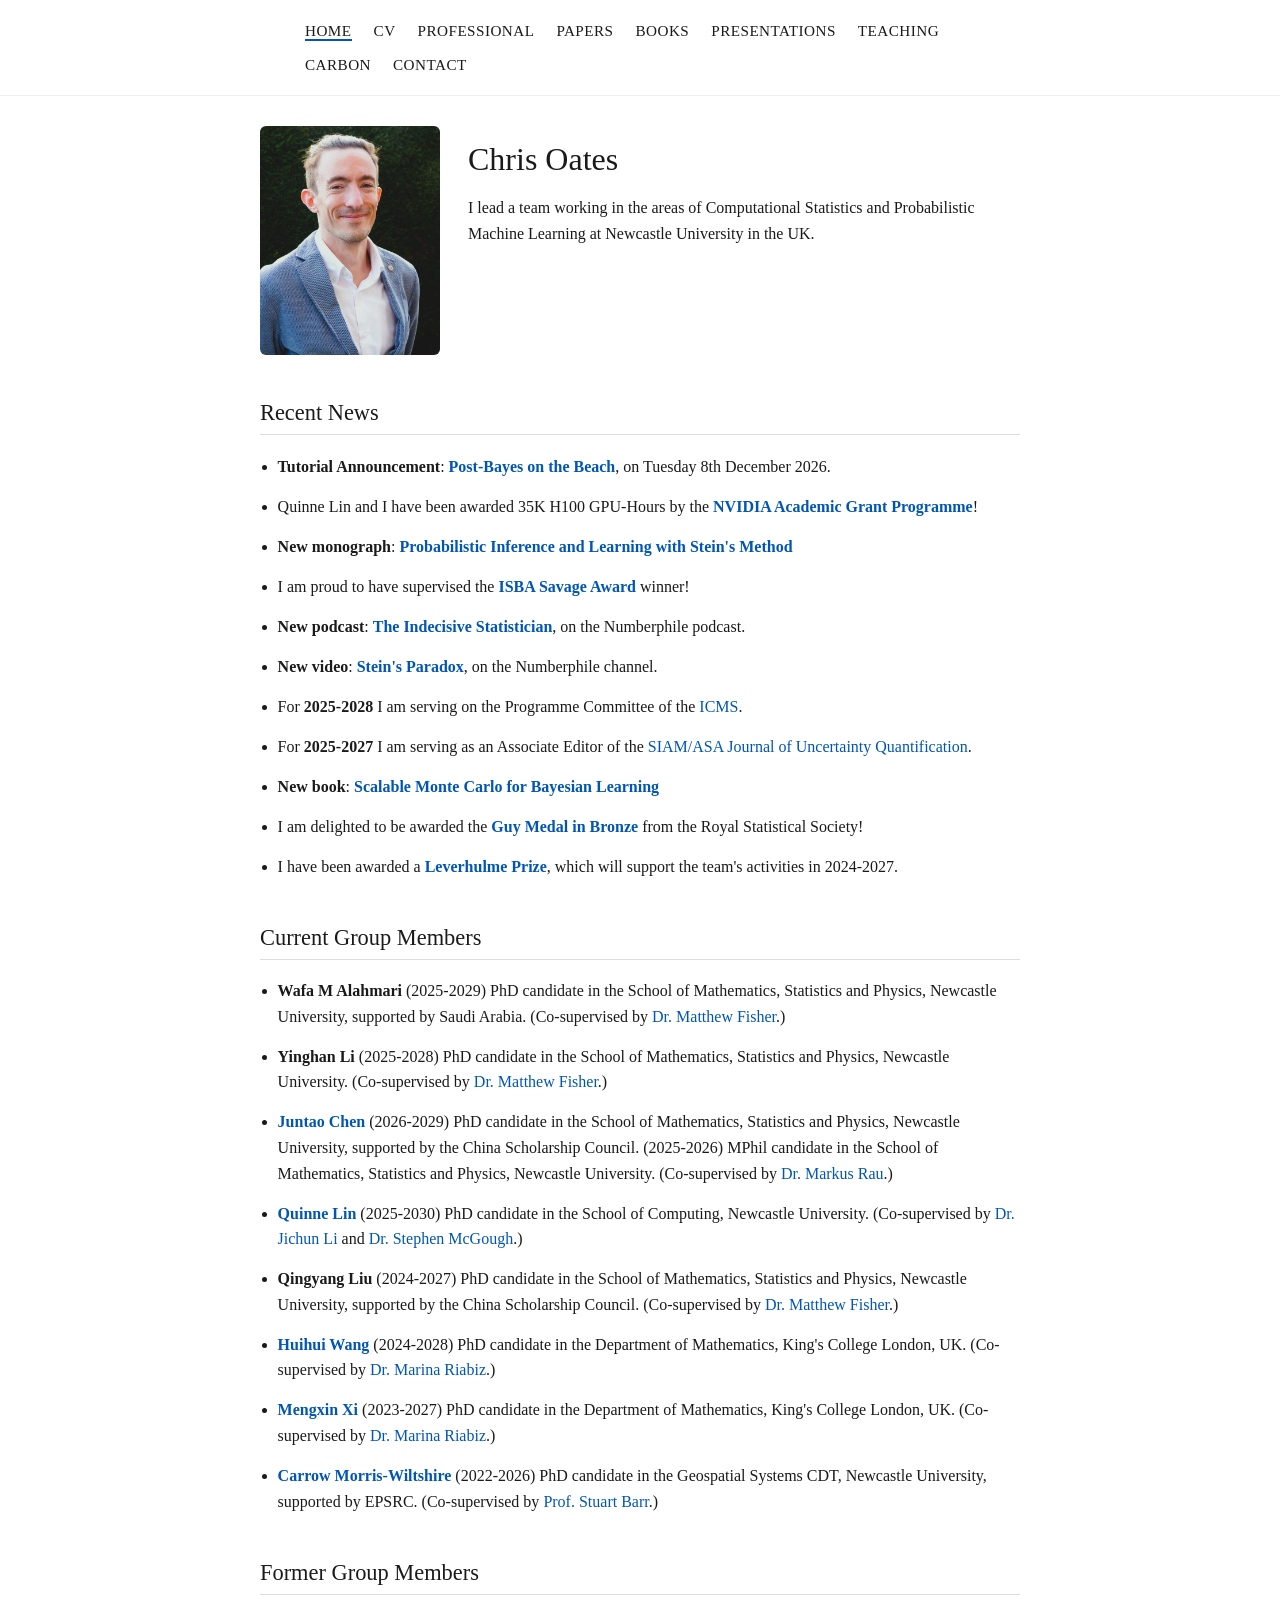
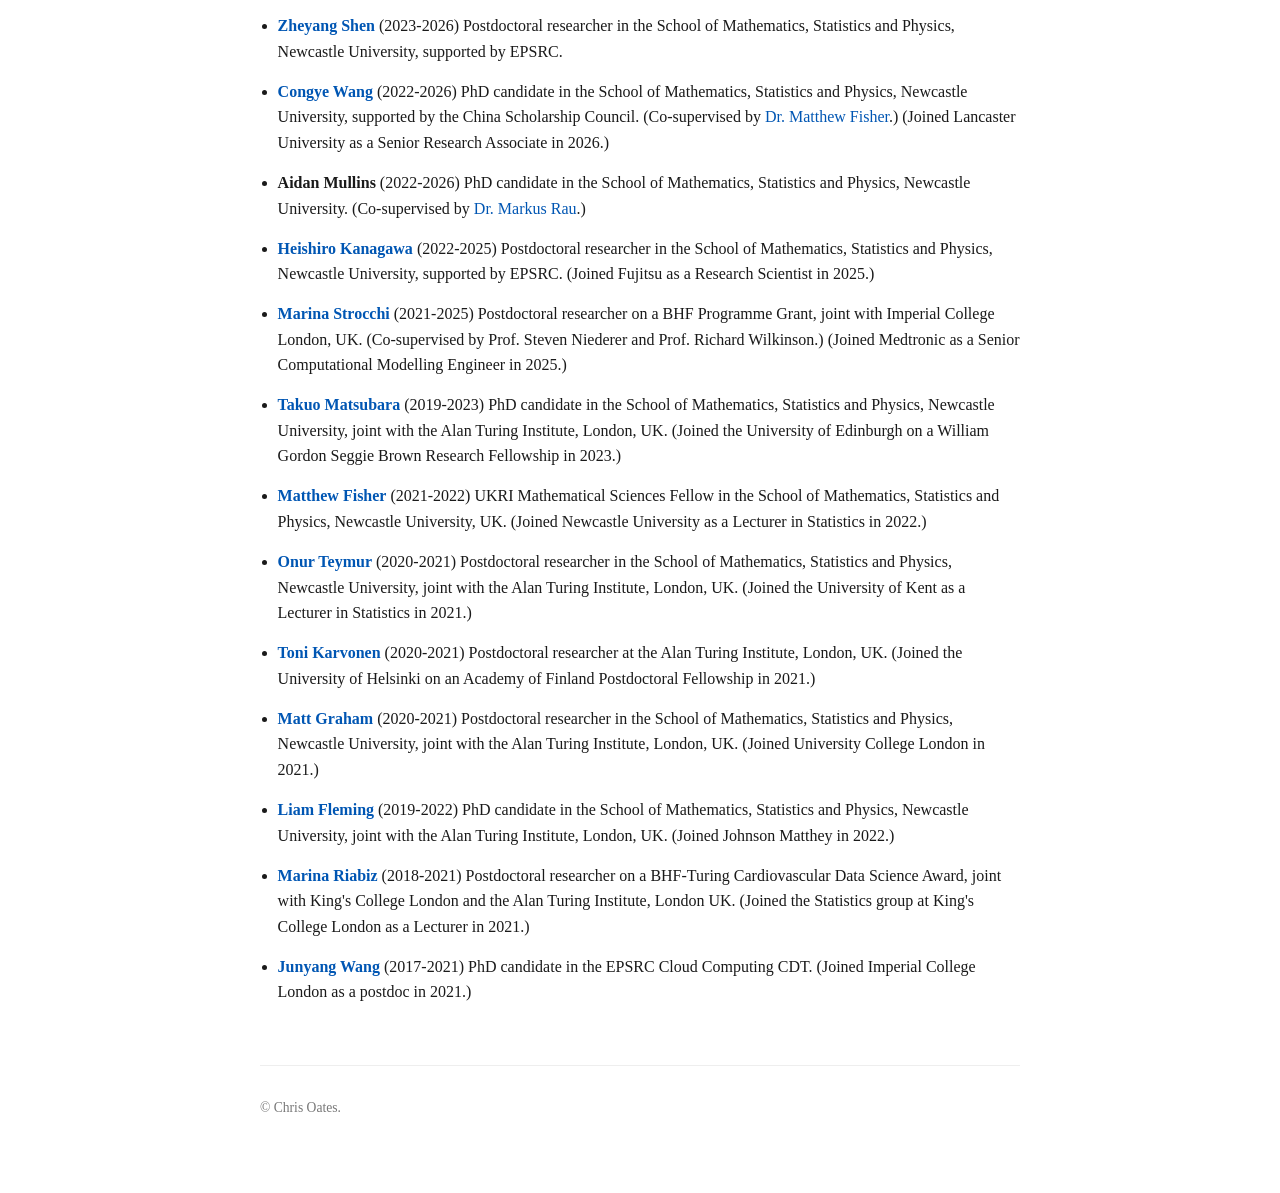
<file: index.html>
<!DOCTYPE html>
<!--
  =============================================================
  index.html  —  the HOME page (what visitors see at oates.work)
  =============================================================

  HOW THE WHOLE SITE FITS TOGETHER
  ---------------------------------
  This site is just a handful of plain .html files sitting next
  to a shared style.css file, in one folder:

      oates-work-site/
        index.html          <- this file (home page)
        professional.html
        papers.html
        books.html
        presentations.html
        teaching.html
        carbon.html
        contact.html
        visiting-fellowships.html  <- not linked from the nav yet
        style.css           <- shared look and feel for all pages
        images/              <- photos used on the site
        README.md           <- instructions for editing & publishing

  There is no software to install, no "build" step, and no
  database. A web browser reads these files directly. To edit
  the site, you edit the .html files in a plain text editor
  (Notepad, TextEdit in plain-text mode, VS Code, etc.) and
  refresh your browser to see the change. 

  HOW TO ADD OR CHANGE TEXT ON THIS PAGE
  ---------------------------------------
  Text on the page is wrapped in HTML "tags" that look like
  <p>...</p> or <li>...</li>. You can safely change the words
  BETWEEN the tags. Do not delete the tags themselves (the bits
  in angle brackets) unless you know you want to remove that
  whole element.

  A comment like this one (the whole block you're reading right
  now) is never shown on the actual web page — comments are just
  notes for you, the editor. Add your own freely.
  =============================================================
-->
<html lang="en">
<head>
  <meta charset="UTF-8">
  <!-- Makes the site usable on phones/tablets by matching the page width to the screen width. Leave this as-is. -->
  <meta name="viewport" content="width=device-width, initial-scale=1.0">

  <!-- This text appears as the browser tab title and in search results. -->
  <title>Chris Oates</title>

  <!-- A short description used by search engines like Google. Edit freely. -->
  <meta name="description" content="Chris Oates — Professor of Statistics, Newcastle University. Computational statistics and probabilistic machine learning.">

  <!-- Loads the shared stylesheet described in style.css. Every page has this same line. -->
  <link rel="stylesheet" href="style.css">
</head>
<body>

<!-- =========================================================
     SITE NAVIGATION (top menu) — appears identically on every
     page. If you rename a page, add a page, or reorder the
     menu, make the SAME change on this block in every .html
     file. It is simple copy/paste — there is no way for one
     page to "share" this block with the others automatically
     without extra tools, so we keep it deliberately simple.

     The link for the CURRENT page has class="current" added,
     which underlines it (see style.css section 3). On this
     page that's the "Home" link.
     ========================================================= -->
<nav class="site-nav">
  <ul>
    <li><a href="index.html" class="current">Home</a></li>
    <li><a href="cv.pdf">CV</a></li>
    <li><a href="professional.html">Professional</a></li>
    <li><a href="papers.html">Papers</a></li>
    <li><a href="books.html">Books</a></li>
    <li><a href="presentations.html">Presentations</a></li>
    <li><a href="teaching.html">Teaching</a></li>
    <li><a href="carbon.html">Carbon</a></li>
    <li><a href="contact.html">Contact</a></li>
  </ul>
</nav>

<!-- The .page div just keeps the content a comfortable reading
     width — see section 1 of style.css. -->
<div class="page">

  <!-- ===================================================
       PROFILE: photo + short introduction
       To change the photo: replace images/chris-oates.jpg
       with your own file (same filename), or change the
       filename below to match a new file you add to the
       images folder.
       =================================================== -->
  <div class="profile">
    <img src="images/chris-oates.jpg" alt="Photo of Chris Oates">
    <div class="intro">
      <h1>Chris Oates</h1>
      <p>
        I lead a team working in the areas of Computational Statistics
        and Probabilistic Machine Learning at Newcastle University in
        the UK.
      </p>
    </div>
  </div>

  <!-- ===================================================
       RECENT NEWS
       This is just a bulleted list. To add a new item, copy
       an existing <li>...</li> line and edit the text/link.
       To remove an item, delete its whole <li>...</li> line.
       Newest items are usually kept at the top.
       =================================================== -->
  <h2>Recent News</h2>
  <ul class="entry-list">
    <li><strong>Tutorial Announcement</strong>: <a href="https://sites.google.com/view/post-bayes-on-the-beach"><strong>Post-Bayes on the Beach</strong></a>, on Tuesday 8th December 2026.</li>
    <li>Quinne Lin and I have been awarded 35K H100 GPU-Hours by the <a href="https://www.nvidia.com/en-gb/industries/higher-education-research/academic-grant-program/"><strong>NVIDIA Academic Grant Programme</strong></a>!</li>
    <li><strong>New monograph</strong>: <a href="https://arxiv.org/abs/2603.07467"><strong>Probabilistic Inference and Learning with Stein's Method</strong></a></li>
    <li>I am proud to have supervised the <a href="https://bayesian.org/project/savage-award/"><strong>ISBA Savage Award</strong></a> winner!</li>
    <li><strong>New podcast</strong>: <a href="https://youtu.be/iz8fpVh_rlc"><strong>The Indecisive Statistician</strong></a>, on the Numberphile podcast.</li>
    <li><strong>New video</strong>: <a href="https://youtu.be/FUQwijSDzg8?feature=shared"><strong>Stein's Paradox</strong></a>, on the Numberphile channel.</li>
    <li>For <strong>2025-2028</strong> I am serving on the Programme Committee of the <a href="https://www.icms.org.uk">ICMS</a>.</li>
    <li>For <strong>2025-2027</strong> I am serving as an Associate Editor of the <a href="https://siam.org/publications/siam-journals/siam-asa-journal-on-uncertainty-quantification/">SIAM/ASA Journal of Uncertainty Quantification</a>.</li>
    <li><strong>New book</strong>: <a href="books.html"><strong>Scalable Monte Carlo for Bayesian Learning</strong></a></li>
    <li>I am delighted to be awarded the <a href="https://rss.org.uk/news-publication/news-publications/2024/general-news/announcing-our-honours-recipients-for-2024/"><strong>Guy Medal in Bronze</strong></a> from the Royal Statistical Society!</li>
    <li>I have been awarded a <a href="https://www.ncl.ac.uk/press/articles/latest/2023/10/chrisoateslevehulmeprize/"><strong>Leverhulme Prize</strong></a>, which will support the team's activities in 2024-2027.</li>
  </ul>

  <!-- ===================================================
       CURRENT GROUP MEMBERS
       =================================================== -->
  <h2>Current Group Members</h2>
  <ul class="entry-list">
    <li><strong>Wafa M Alahmari</strong> (2025-2029) PhD candidate in the School of Mathematics, Statistics and Physics, Newcastle University, supported by Saudi Arabia. (Co-supervised by <a href="https://www.ncl.ac.uk/maths-physics/people/profile/matthewfisher.html">Dr. Matthew Fisher</a>.)</li>
    <li><strong>Yinghan Li</strong> (2025-2028) PhD candidate in the School of Mathematics, Statistics and Physics, Newcastle University. (Co-supervised by <a href="https://www.ncl.ac.uk/maths-physics/people/profile/matthewfisher.html">Dr. Matthew Fisher</a>.)</li>
    <li><a href="https://juntaojchen.github.io"><strong>Juntao Chen</strong></a> (2026-2029) PhD candidate in the School of Mathematics, Statistics and Physics, Newcastle University, supported by the China Scholarship Council. (2025-2026) MPhil candidate in the School of Mathematics, Statistics and Physics, Newcastle University. (Co-supervised by <a href="https://www.ncl.ac.uk/maths-physics/people/profile/markusrau.html">Dr. Markus Rau</a>.)</li>
    <li><a href="https://www.ncl.ac.uk/computing/staff/profile/quinnelin.html"><strong>Quinne Lin</strong></a> (2025-2030) PhD candidate in the School of Computing, Newcastle University. (Co-supervised by <a href="https://www.ncl.ac.uk/computing/staff/profile/jichunli.html">Dr. Jichun Li</a> and <a href="https://www.ncl.ac.uk/computing/staff/profile/stephenmcgough.html">Dr. Stephen McGough</a>.)</li>
    <li><strong>Qingyang Liu</strong> (2024-2027) PhD candidate in the School of Mathematics, Statistics and Physics, Newcastle University, supported by the China Scholarship Council. (Co-supervised by <a href="https://www.ncl.ac.uk/maths-physics/people/profile/matthewfisher.html">Dr. Matthew Fisher</a>.)</li>
    <li><a href="https://www.kcl.ac.uk/people/huihui-wang"><strong>Huihui Wang</strong></a> (2024-2028) PhD candidate in the Department of Mathematics, King's College London, UK. (Co-supervised by <a href="https://www.kcl.ac.uk/people/marina-riabiz">Dr. Marina Riabiz</a>.)</li>
    <li><a href="https://www.kcl.ac.uk/people/mengxin-xi"><strong>Mengxin Xi</strong></a> (2023-2027) PhD candidate in the Department of Mathematics, King's College London, UK. (Co-supervised by <a href="https://www.kcl.ac.uk/people/marina-riabiz">Dr. Marina Riabiz</a>.)</li>
    <li><a href="https://geospatialcdt.ac.uk/team/carrow-morris-wiltshire/"><strong>Carrow Morris-Wiltshire</strong></a> (2022-2026) PhD candidate in the Geospatial Systems CDT, Newcastle University, supported by EPSRC. (Co-supervised by <a href="https://www.ncl.ac.uk/engineering/staff/profile/stuartbarr.html">Prof. Stuart Barr</a>.)</li>
  </ul>

  <!-- ===================================================
       FORMER GROUP MEMBERS
       =================================================== -->
  <h2>Former Group Members</h2>
  <ul class="entry-list">
    <li><a href="https://scholar.google.fi/citations?hl=en&user=S2inyIsAAAAJ"><strong>Zheyang Shen</strong></a> (2023-2026) Postdoctoral researcher in the School of Mathematics, Statistics and Physics, Newcastle University, supported by EPSRC.</li>
    <li><a href="https://congyewang.github.io"><strong>Congye Wang</strong></a> (2022-2026) PhD candidate in the School of Mathematics, Statistics and Physics, Newcastle University, supported by the China Scholarship Council. (Co-supervised by <a href="https://www.ncl.ac.uk/maths-physics/people/profile/matthewfisher.html">Dr. Matthew Fisher</a>.) (Joined Lancaster University as a Senior Research Associate in 2026.)</li>
    <li><strong>Aidan Mullins</strong> (2022-2026) PhD candidate in the School of Mathematics, Statistics and Physics, Newcastle University. (Co-supervised by <a href="https://www.ncl.ac.uk/maths-physics/people/profile/markusrau.html">Dr. Markus Rau</a>.)</li>
    <li><a href="https://noukoudashisoup.github.io"><strong>Heishiro Kanagawa</strong></a> (2022-2025) Postdoctoral researcher in the School of Mathematics, Statistics and Physics, Newcastle University, supported by EPSRC. (Joined Fujitsu as a Research Scientist in 2025.)</li>
    <li><a href="https://kclpure.kcl.ac.uk/portal/marina.1.strocchi.html"><strong>Marina Strocchi</strong></a> (2021-2025) Postdoctoral researcher on a BHF Programme Grant, joint with Imperial College London, UK. (Co-supervised by Prof. Steven Niederer and Prof. Richard Wilkinson.) (Joined Medtronic as a Senior Computational Modelling Engineer in 2025.)</li>
    <li><a href="https://www.ncl.ac.uk/maths-physics/research/statistics/pgr-students/takuo-matsubara/"><strong>Takuo Matsubara</strong></a> (2019-2023) PhD candidate in the School of Mathematics, Statistics and Physics, Newcastle University, joint with the Alan Turing Institute, London, UK. (Joined the University of Edinburgh on a William Gordon Seggie Brown Research Fellowship in 2023.)</li>
    <li><a href="https://www.ncl.ac.uk/bigdata/people/people/fishermatthew.html"><strong>Matthew Fisher</strong></a> (2021-2022) UKRI Mathematical Sciences Fellow in the School of Mathematics, Statistics and Physics, Newcastle University, UK. (Joined Newcastle University as a Lecturer in Statistics in 2022.)</li>
    <li><a href="http://teymur.uk/"><strong>Onur Teymur</strong></a> (2020-2021) Postdoctoral researcher in the School of Mathematics, Statistics and Physics, Newcastle University, joint with the Alan Turing Institute, London, UK. (Joined the University of Kent as a Lecturer in Statistics in 2021.)</li>
    <li><a href="https://tskarvone.github.io/"><strong>Toni Karvonen</strong></a> (2020-2021) Postdoctoral researcher at the Alan Turing Institute, London, UK. (Joined the University of Helsinki on an Academy of Finland Postdoctoral Fellowship in 2021.)</li>
    <li><a href="https://matt-graham.github.io/"><strong>Matt Graham</strong></a> (2020-2021) Postdoctoral researcher in the School of Mathematics, Statistics and Physics, Newcastle University, joint with the Alan Turing Institute, London, UK. (Joined University College London in 2021.)</li>
    <li><a href="https://uk.linkedin.com/in/liam-fleming-a03b3612a"><strong>Liam Fleming</strong></a> (2019-2022) PhD candidate in the School of Mathematics, Statistics and Physics, Newcastle University, joint with the Alan Turing Institute, London, UK. (Joined Johnson Matthey in 2022.)</li>
    <li><a href="https://www.kcl.ac.uk/people/marina-riabiz"><strong>Marina Riabiz</strong></a> (2018-2021) Postdoctoral researcher on a BHF-Turing Cardiovascular Data Science Award, joint with King's College London and the Alan Turing Institute, London UK. (Joined the Statistics group at King's College London as a Lecturer in 2021.)</li>
    <li><a href="https://www.ncl.ac.uk/bigdata/people/people/wangjunyang.html"><strong>Junyang Wang</strong></a> (2017-2021) PhD candidate in the EPSRC Cloud Computing CDT. (Joined Imperial College London as a postdoc in 2021.)</li>
  </ul>

  <!-- ===================================================
       FOOTER — appears on every page. Feel free to edit the
       text (e.g. update the year) but there is no need to.
       =================================================== -->
  <footer class="site-footer">
    <p>&copy; Chris Oates.</p>
  </footer>

</div>
</body>
</html>
</file>
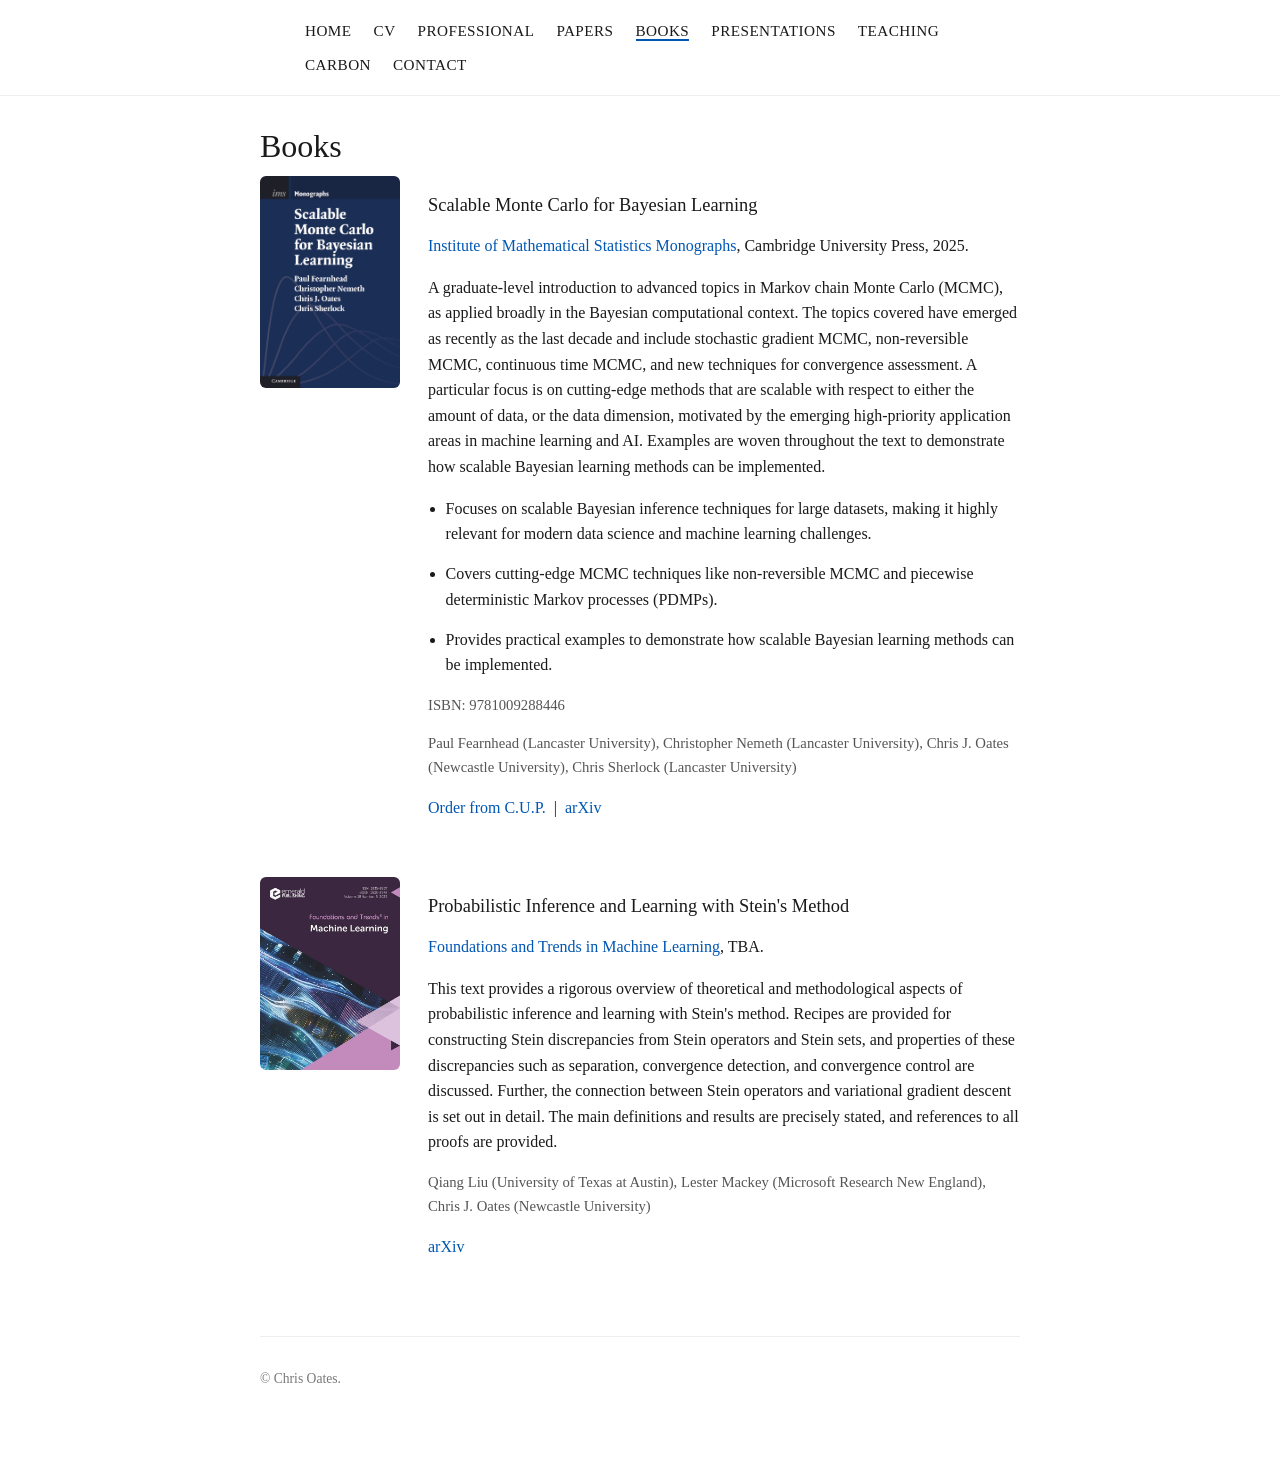
<file: books.html>
<!DOCTYPE html>
<!--
  =============================================================
  books.html — one section per book. Each section is a small
  cover image plus title, description, authors and links. See
  index.html for a fuller explanation of the overall site
  structure.
  =============================================================
-->
<html lang="en">
<head>
  <meta charset="UTF-8">
  <meta name="viewport" content="width=device-width, initial-scale=1.0">
  <title>Books — Chris Oates</title>
  <meta name="description" content="Books by Chris Oates.">
  <link rel="stylesheet" href="style.css">
</head>
<body>

<nav class="site-nav">
  <ul>
    <li><a href="index.html">Home</a></li>
    <li><a href="cv.pdf">CV</a></li>
    <li><a href="professional.html">Professional</a></li>
    <li><a href="papers.html">Papers</a></li>
    <li><a href="books.html" class="current">Books</a></li>
    <li><a href="presentations.html">Presentations</a></li>
    <li><a href="teaching.html">Teaching</a></li>
    <li><a href="carbon.html">Carbon</a></li>
    <li><a href="contact.html">Contact</a></li>
  </ul>
</nav>

<div class="page">
  <h1>Books</h1>

  <!-- ================= BOOK 1 ================= -->
  <div class="profile" style="margin-bottom: 40px;">
    <img src="images/scalable-monte-carlo-cover.jpg" alt="Cover of Scalable Monte Carlo for Bayesian Learning" style="width:140px;">
    <div class="intro">
      <h3>Scalable Monte Carlo for Bayesian Learning</h3>
      <p><a href="https://www.cambridge.org/universitypress/subjects/statistics-probability/statistics-and-probability-general-interest/series/institute-mathematical-statistics-monographs">Institute of Mathematical Statistics Monographs</a>, Cambridge University Press, 2025.</p>
      <p>A graduate-level introduction to advanced topics in Markov chain Monte Carlo (MCMC), as applied broadly in the Bayesian computational context. The topics covered have emerged as recently as the last decade and include stochastic gradient MCMC, non-reversible MCMC, continuous time MCMC, and new techniques for convergence assessment. A particular focus is on cutting-edge methods that are scalable with respect to either the amount of data, or the data dimension, motivated by the emerging high-priority application areas in machine learning and AI. Examples are woven throughout the text to demonstrate how scalable Bayesian learning methods can be implemented.</p>
      <ul class="entry-list">
        <li>Focuses on scalable Bayesian inference techniques for large datasets, making it highly relevant for modern data science and machine learning challenges.</li>
        <li>Covers cutting-edge MCMC techniques like non-reversible MCMC and piecewise deterministic Markov processes (PDMPs).</li>
        <li>Provides practical examples to demonstrate how scalable Bayesian learning methods can be implemented.</li>
      </ul>
      <p class="meta">ISBN: 9781009288446</p>
      <p class="meta">Paul Fearnhead (Lancaster University), Christopher Nemeth (Lancaster University), Chris J. Oates (Newcastle University), Chris Sherlock (Lancaster University)</p>
      <p>
        <a href="https://www.cambridge.org/us/universitypress/subjects/statistics-probability/applied-probability-and-stochastic-networks/scalable-monte-carlo-bayesian-learning?format=HB&isbn=9781009288446">Order from C.U.P.</a>
        &nbsp;|&nbsp;
        <a href="https://arxiv.org/abs/2407.12751">arXiv</a>
      </p>
    </div>
  </div>

  <!-- ================= BOOK 2 ================= -->
  <div class="profile" style="margin-bottom: 40px;">
    <img src="images/stein-monograph-cover.jpg" alt="Cover of Probabilistic Inference and Learning with Stein's Method" style="width:140px;">
    <div class="intro">
      <h3>Probabilistic Inference and Learning with Stein's Method</h3>
      <p><a href="https://www.emerald.com/ftmal">Foundations and Trends in Machine Learning</a>, TBA.</p>
      <p>This text provides a rigorous overview of theoretical and methodological aspects of probabilistic inference and learning with Stein's method. Recipes are provided for constructing Stein discrepancies from Stein operators and Stein sets, and properties of these discrepancies such as separation, convergence detection, and convergence control are discussed. Further, the connection between Stein operators and variational gradient descent is set out in detail. The main definitions and results are precisely stated, and references to all proofs are provided.</p>
      <p class="meta">Qiang Liu (University of Texas at Austin), Lester Mackey (Microsoft Research New England), Chris J. Oates (Newcastle University)</p>
      <p><a href="https://arxiv.org/abs/2603.07467">arXiv</a></p>
    </div>
  </div>

  <footer class="site-footer">
    <p>&copy; Chris Oates.</p>
  </footer>
</div>
</body>
</html>
</file>
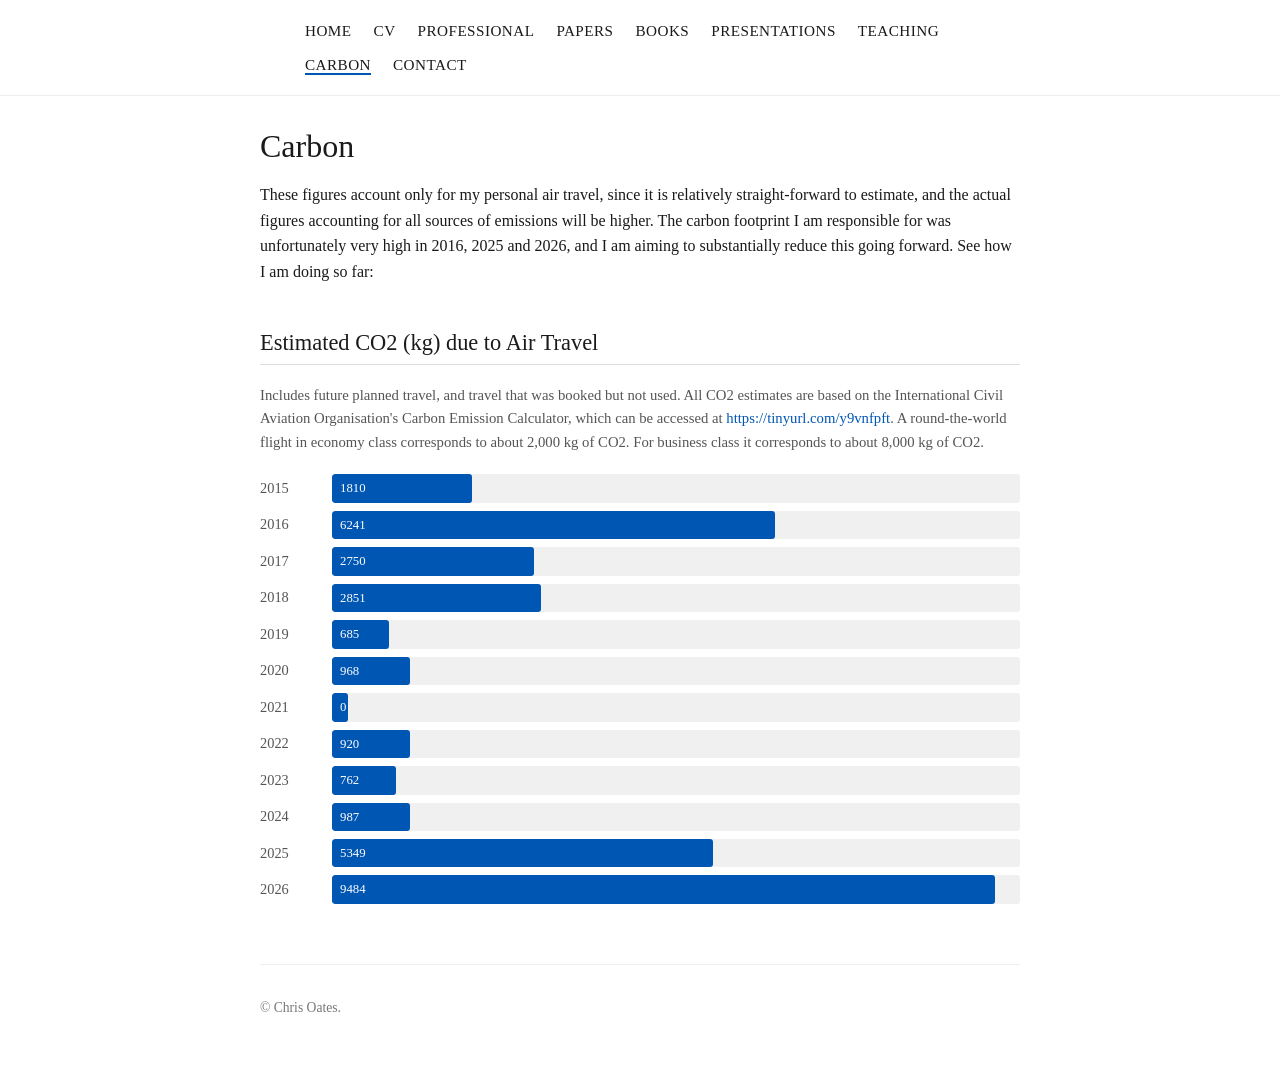
<file: carbon.html>
<!DOCTYPE html>
<!--
  =============================================================
  carbon.html — a small chart of estimated CO2 from air travel,
  built with plain HTML/CSS bars (no chart library, no
  JavaScript needed).

  IMPORTANT — PLACEHOLDER DATA
  ------------------------------
  The original site displayed a chart of your estimated CO2 (kg)
  per year, drawn by a Squarespace chart widget whose underlying
  numbers could not be read automatically. The rows below are
  still PLACEHOLDER numbers — replace them with your real
  figures. Instructions are right below.

  HOW EACH BAR WORKS
  --------------------
  Each year is one ".bar-row" block:

      <div class="bar-row">
        <span class="bar-label">2024</span>
        <div class="bar-track">
          <div class="bar-fill" style="width: 40%;">2,400 kg</div>
        </div>
      </div>

  There are two numbers to edit for each row:
    1. The text inside bar-fill (e.g. "2,400 kg") — this is
       just the label shown on the bar. Put your real CO2
       estimate here.
    2. The "width: 40%;" value — this controls how long the
       bar is drawn, relative to your highest year. Work it out
       as:

           width % = (this year's kg ÷ highest year's kg) x 100

       Example: if your highest year was 5,000 kg, and this
       year was 2,000 kg, then width % = 2000/5000 x 100 = 40,
       so you'd write "width: 40%;".

  TO ADD A NEW YEAR
  -------------------
  Copy one whole <div class="bar-row">...</div> block, paste it
  in the right chronological position, and edit the year, the
  label text, and the width percentage as above.
  =============================================================
-->
<html lang="en">
<head>
  <meta charset="UTF-8">
  <meta name="viewport" content="width=device-width, initial-scale=1.0">
  <title>Carbon — Chris Oates</title>
  <meta name="description" content="Estimated CO2 from air travel, Chris Oates.">
  <link rel="stylesheet" href="style.css">
</head>
<body>

<nav class="site-nav">
  <ul>
    <li><a href="index.html">Home</a></li>
    <li><a href="cv.pdf">CV</a></li>
    <li><a href="professional.html">Professional</a></li>
    <li><a href="papers.html">Papers</a></li>
    <li><a href="books.html">Books</a></li>
    <li><a href="presentations.html">Presentations</a></li>
    <li><a href="teaching.html">Teaching</a></li>
    <li><a href="carbon.html" class="current">Carbon</a></li>
    <li><a href="contact.html">Contact</a></li>
  </ul>
</nav>

<div class="page">
  <h1>Carbon</h1>

  <p>
    These figures account only for my personal air travel, since it is
    relatively straight-forward to estimate, and the actual figures
    accounting for all sources of emissions will be higher. The carbon
    footprint I am responsible for was unfortunately very high in 2016,
    2025 and 2026, and I am aiming to substantially reduce this going
    forward. See how I am doing so far:
  </p>

  <h2>Estimated CO2 (kg) due to Air Travel</h2>
  <p class="meta">
    Includes future planned travel, and travel that was booked but not
    used. All CO2 estimates are based on the International Civil
    Aviation Organisation's Carbon Emission Calculator, which can be
    accessed at
    <a href="https://tinyurl.com/y9vnfpft">https://tinyurl.com/y9vnfpft</a>.
    A round-the-world flight in economy class corresponds to about
    2,000 kg of CO2. For business class it corresponds to about 8,000
    kg of CO2.
  </p>

  <!-- ============================================================
       PLACEHOLDER CHART — replace the numbers below with your own.
       Rows are listed oldest-to-newest; the highest bar (2016 in
       this placeholder) is set to 100% width and everything else
       is scaled relative to it, per the instructions at the top
       of this file.
       ============================================================ -->
  <div style="margin-top: 20px;">
  
      <div class="bar-row">
      <span class="bar-label">2015</span>
      <div class="bar-track">
        <div class="bar-fill" style="width: 18%;">1810</div>
      </div>
    </div>

    <div class="bar-row">
      <span class="bar-label">2016</span>
      <div class="bar-track">
        <div class="bar-fill" style="width: 62%;">6241</div>
      </div>
    </div>

    <div class="bar-row">
      <span class="bar-label">2017</span>
      <div class="bar-track">
        <div class="bar-fill" style="width: 27%;">2750</div>
      </div>
    </div>

    <div class="bar-row">
      <span class="bar-label">2018</span>
      <div class="bar-track">
        <div class="bar-fill" style="width: 28%;">2851</div>
      </div>
    </div>

    <div class="bar-row">
      <span class="bar-label">2019</span>
      <div class="bar-track">
        <div class="bar-fill" style="width: 6%;">685</div>
      </div>
    </div>

    <div class="bar-row">
      <span class="bar-label">2020</span>
      <div class="bar-track">
        <div class="bar-fill" style="width: 9%;">968</div>
      </div>
    </div>

    <div class="bar-row">
      <span class="bar-label">2021</span>
      <div class="bar-track">
        <div class="bar-fill" style="width: 0%;">0</div>
      </div>
    </div>

    <div class="bar-row">
      <span class="bar-label">2022</span>
      <div class="bar-track">
        <div class="bar-fill" style="width: 9%;">920</div>
      </div>
    </div>

    <div class="bar-row">
      <span class="bar-label">2023</span>
      <div class="bar-track">
        <div class="bar-fill" style="width: 7%;">762</div>
      </div>
    </div>

    <div class="bar-row">
      <span class="bar-label">2024</span>
      <div class="bar-track">
        <div class="bar-fill" style="width: 9%;">987</div>
      </div>
    </div>

    <div class="bar-row">
      <span class="bar-label">2025</span>
      <div class="bar-track">
        <div class="bar-fill" style="width: 53%;">5349</div>
      </div>
    </div>

    <div class="bar-row">
      <span class="bar-label">2026</span>
      <div class="bar-track">
        <div class="bar-fill" style="width: 94%;">9484</div>
      </div>
    </div>

  </div>

  <footer class="site-footer">
    <p>&copy; Chris Oates.</p>
  </footer>
</div>
</body>
</html>
</file>
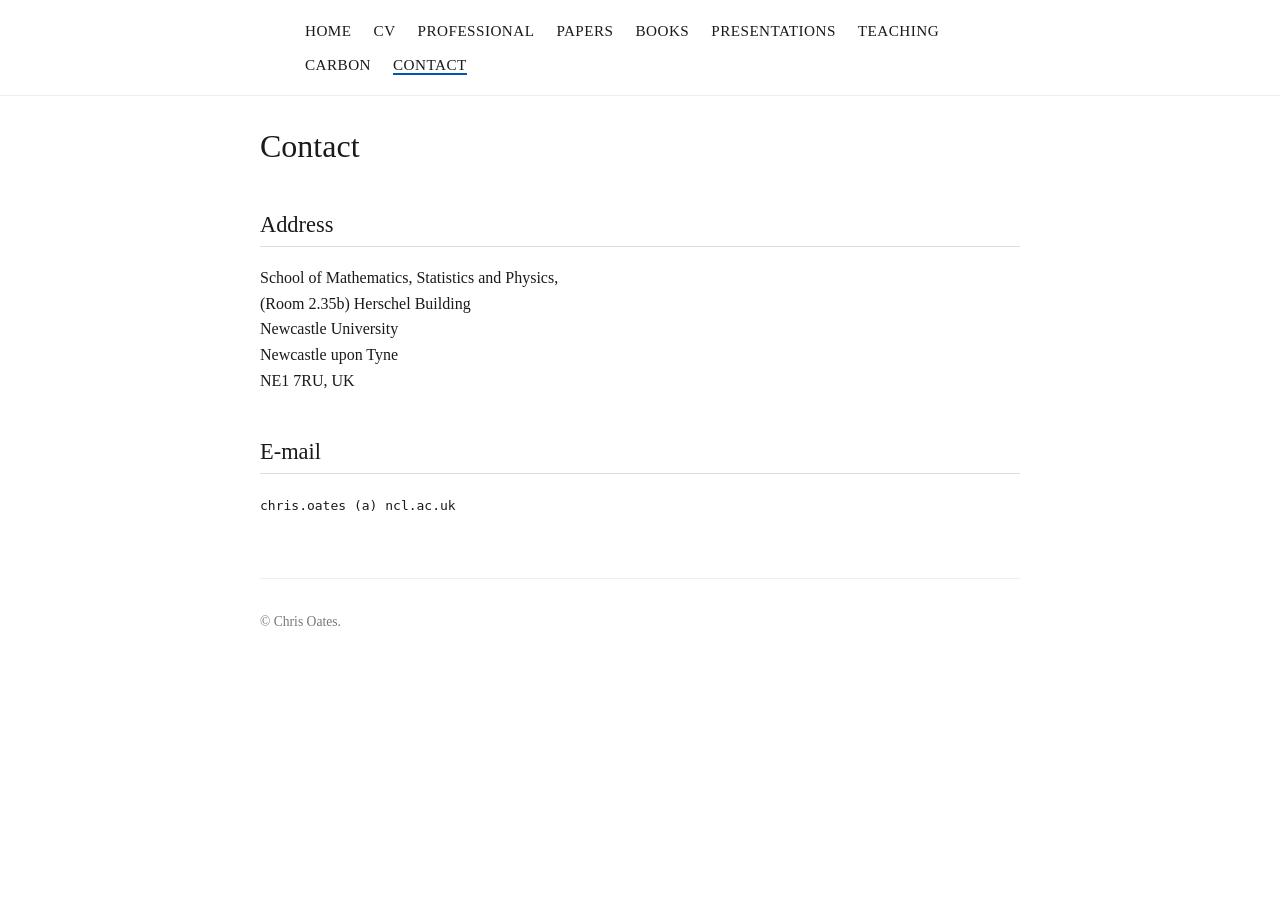
<file: contact.html>
<!DOCTYPE html>
<!--
  =============================================================
  contact.html — address and email details.
  =============================================================
-->
<html lang="en">
<head>
  <meta charset="UTF-8">
  <meta name="viewport" content="width=device-width, initial-scale=1.0">
  <title>Contact — Chris Oates</title>
  <meta name="description" content="Contact details for Chris Oates.">
  <link rel="stylesheet" href="style.css">
</head>
<body>

<nav class="site-nav">
  <ul>
    <li><a href="index.html">Home</a></li>
    <li><a href="cv.pdf">CV</a></li>
    <li><a href="professional.html">Professional</a></li>
    <li><a href="papers.html">Papers</a></li>
    <li><a href="books.html">Books</a></li>
    <li><a href="presentations.html">Presentations</a></li>
    <li><a href="teaching.html">Teaching</a></li>
    <li><a href="carbon.html">Carbon</a></li>
    <li><a href="contact.html" class="current">Contact</a></li>
  </ul>
</nav>

<div class="page">
  <h1>Contact</h1>

  <h2>Address</h2>
  <p>
    School of Mathematics, Statistics and Physics,<br>
    (Room 2.35b) Herschel Building<br>
    Newcastle University<br>
    Newcastle upon Tyne<br>
    NE1 7RU, UK
  </p>

  <h2>E-mail</h2>
  <p>
    <code>chris.oates (a) ncl.ac.uk</code> 

  </p>

  <footer class="site-footer">
    <p>&copy; Chris Oates.</p>
  </footer>
</div>
</body>
</html>
</file>
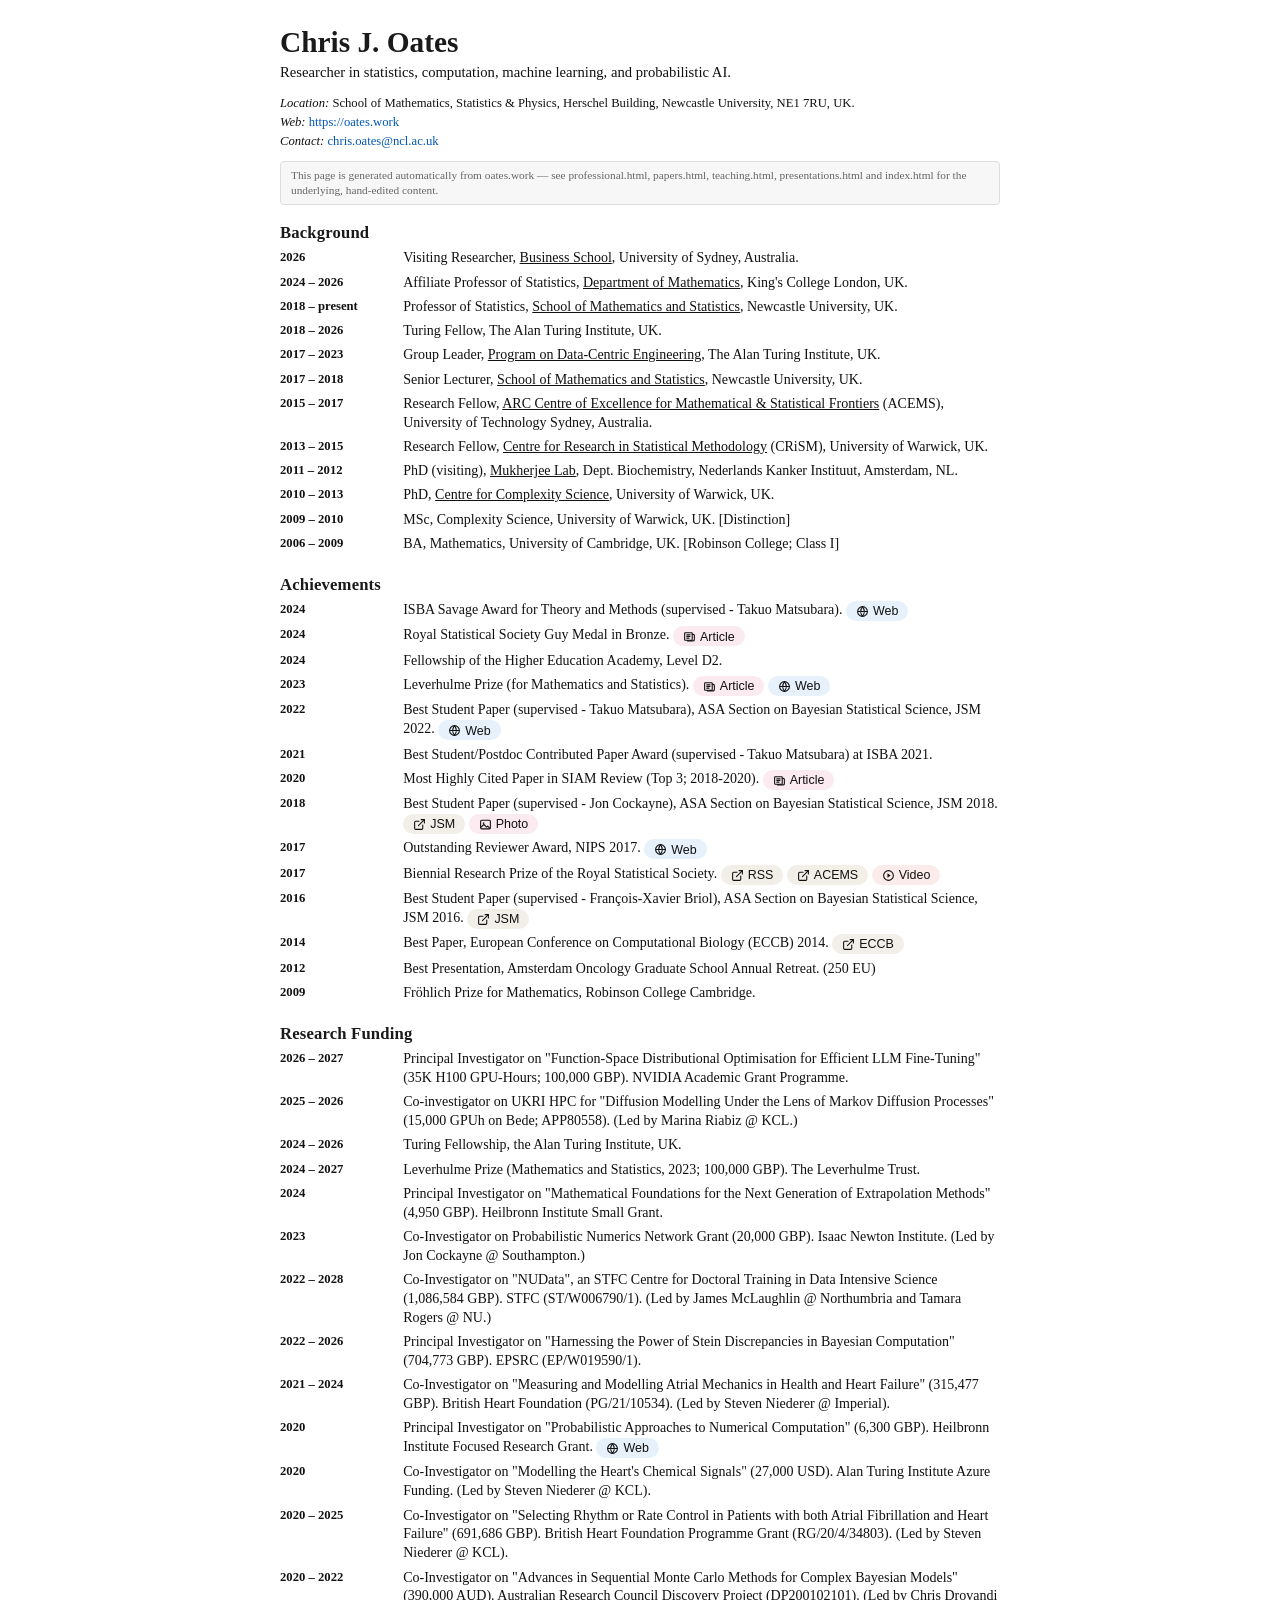
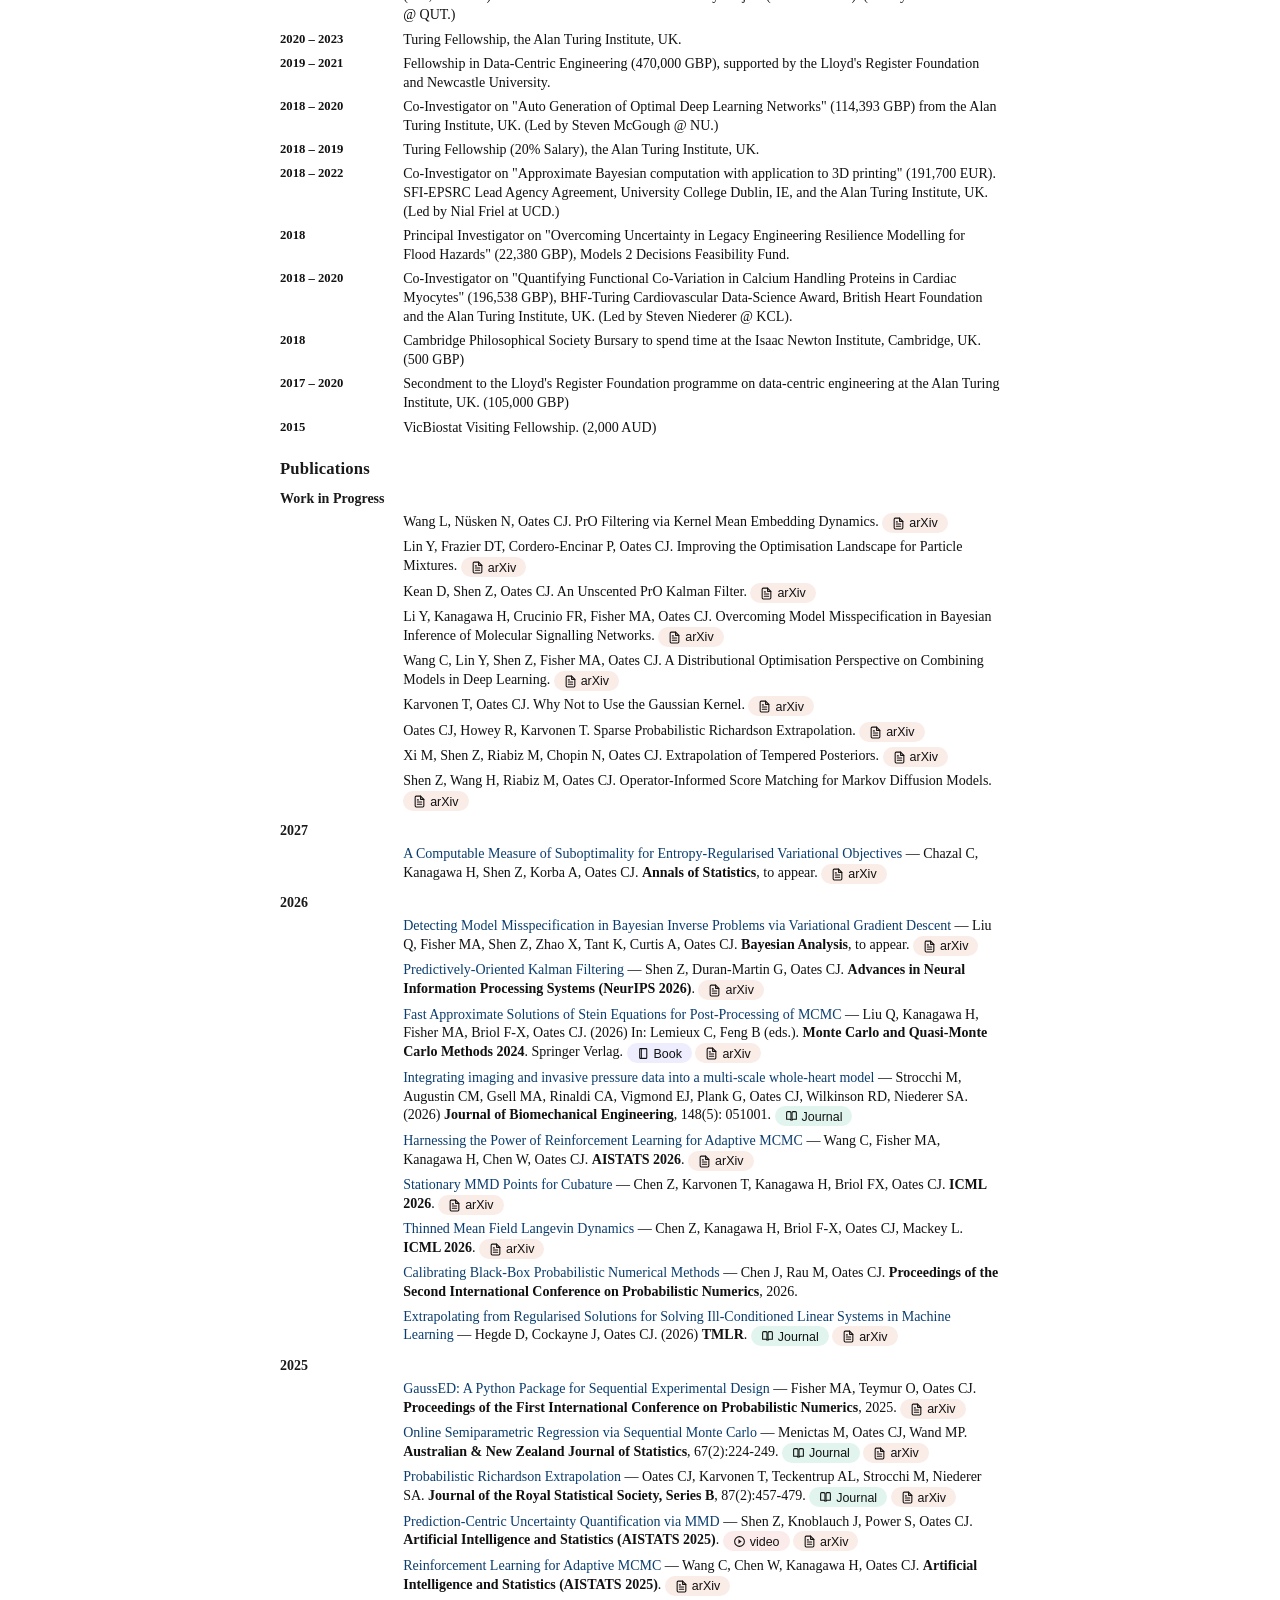
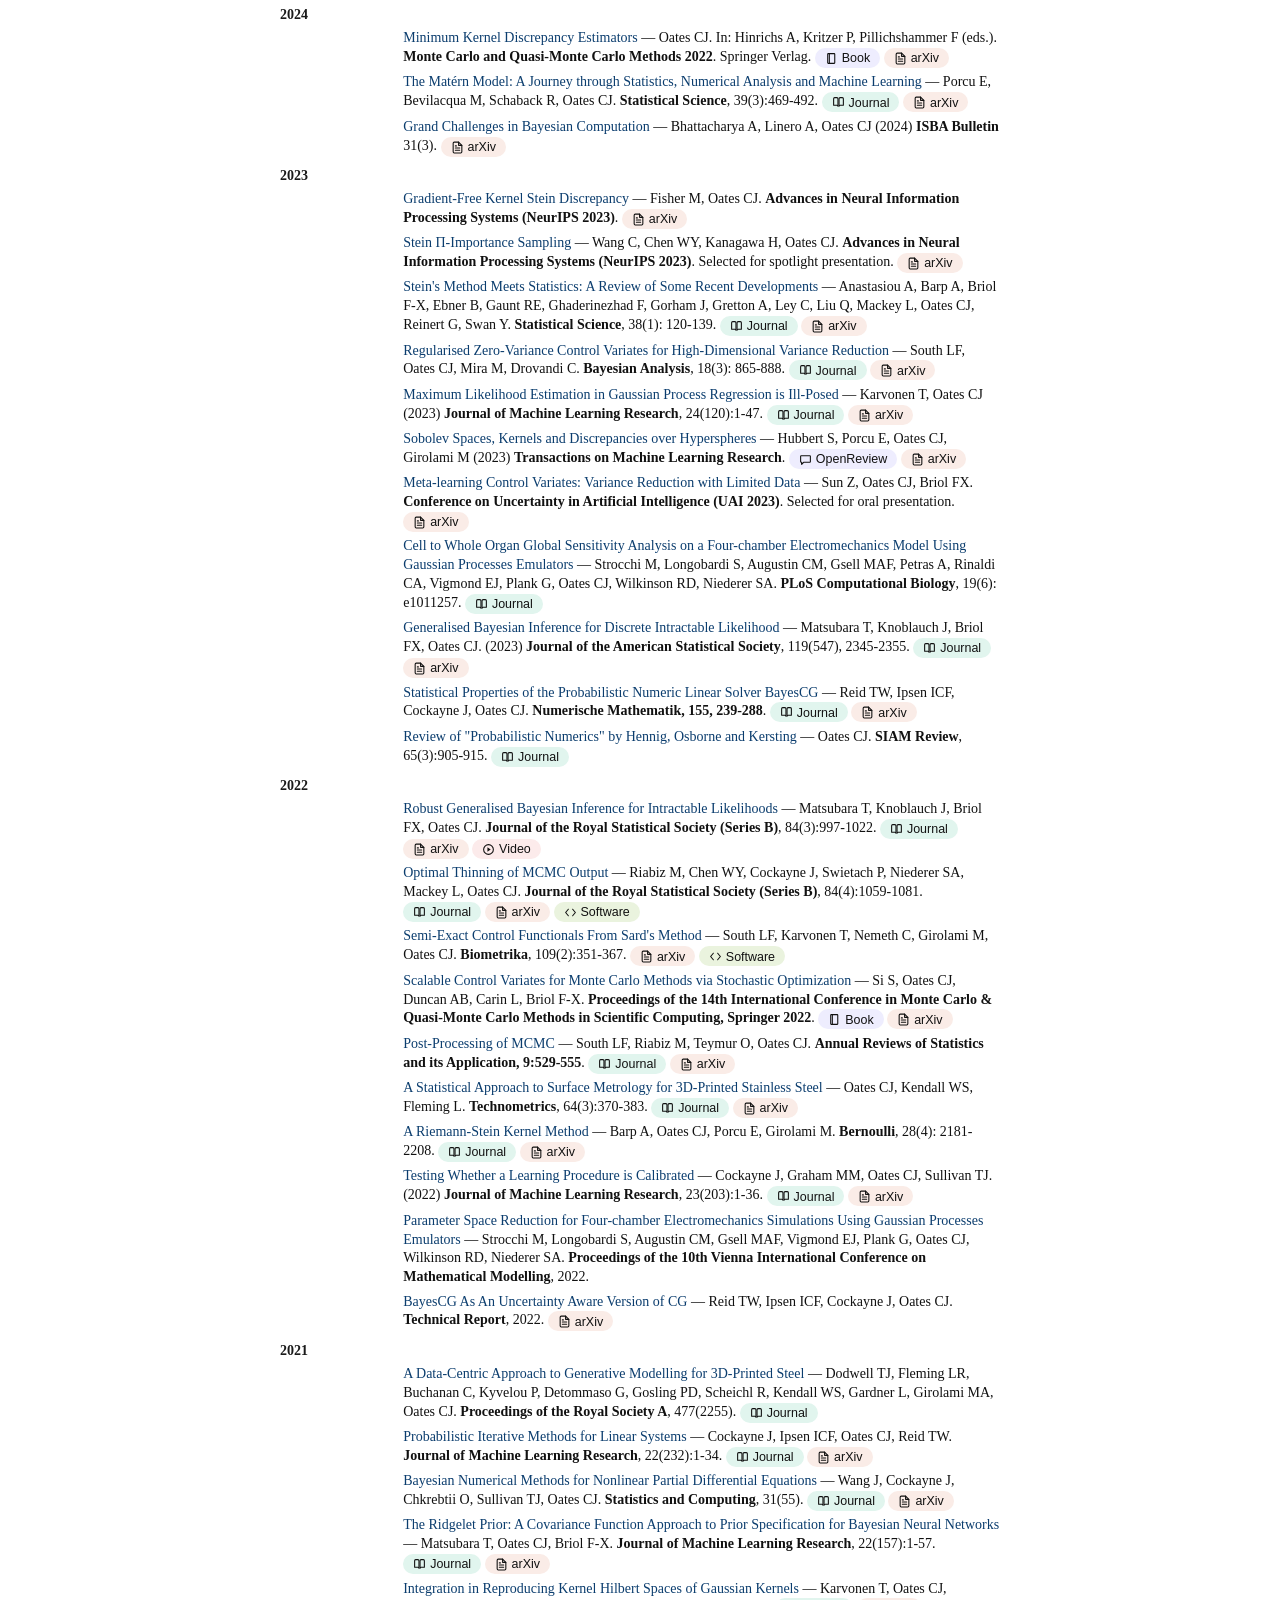
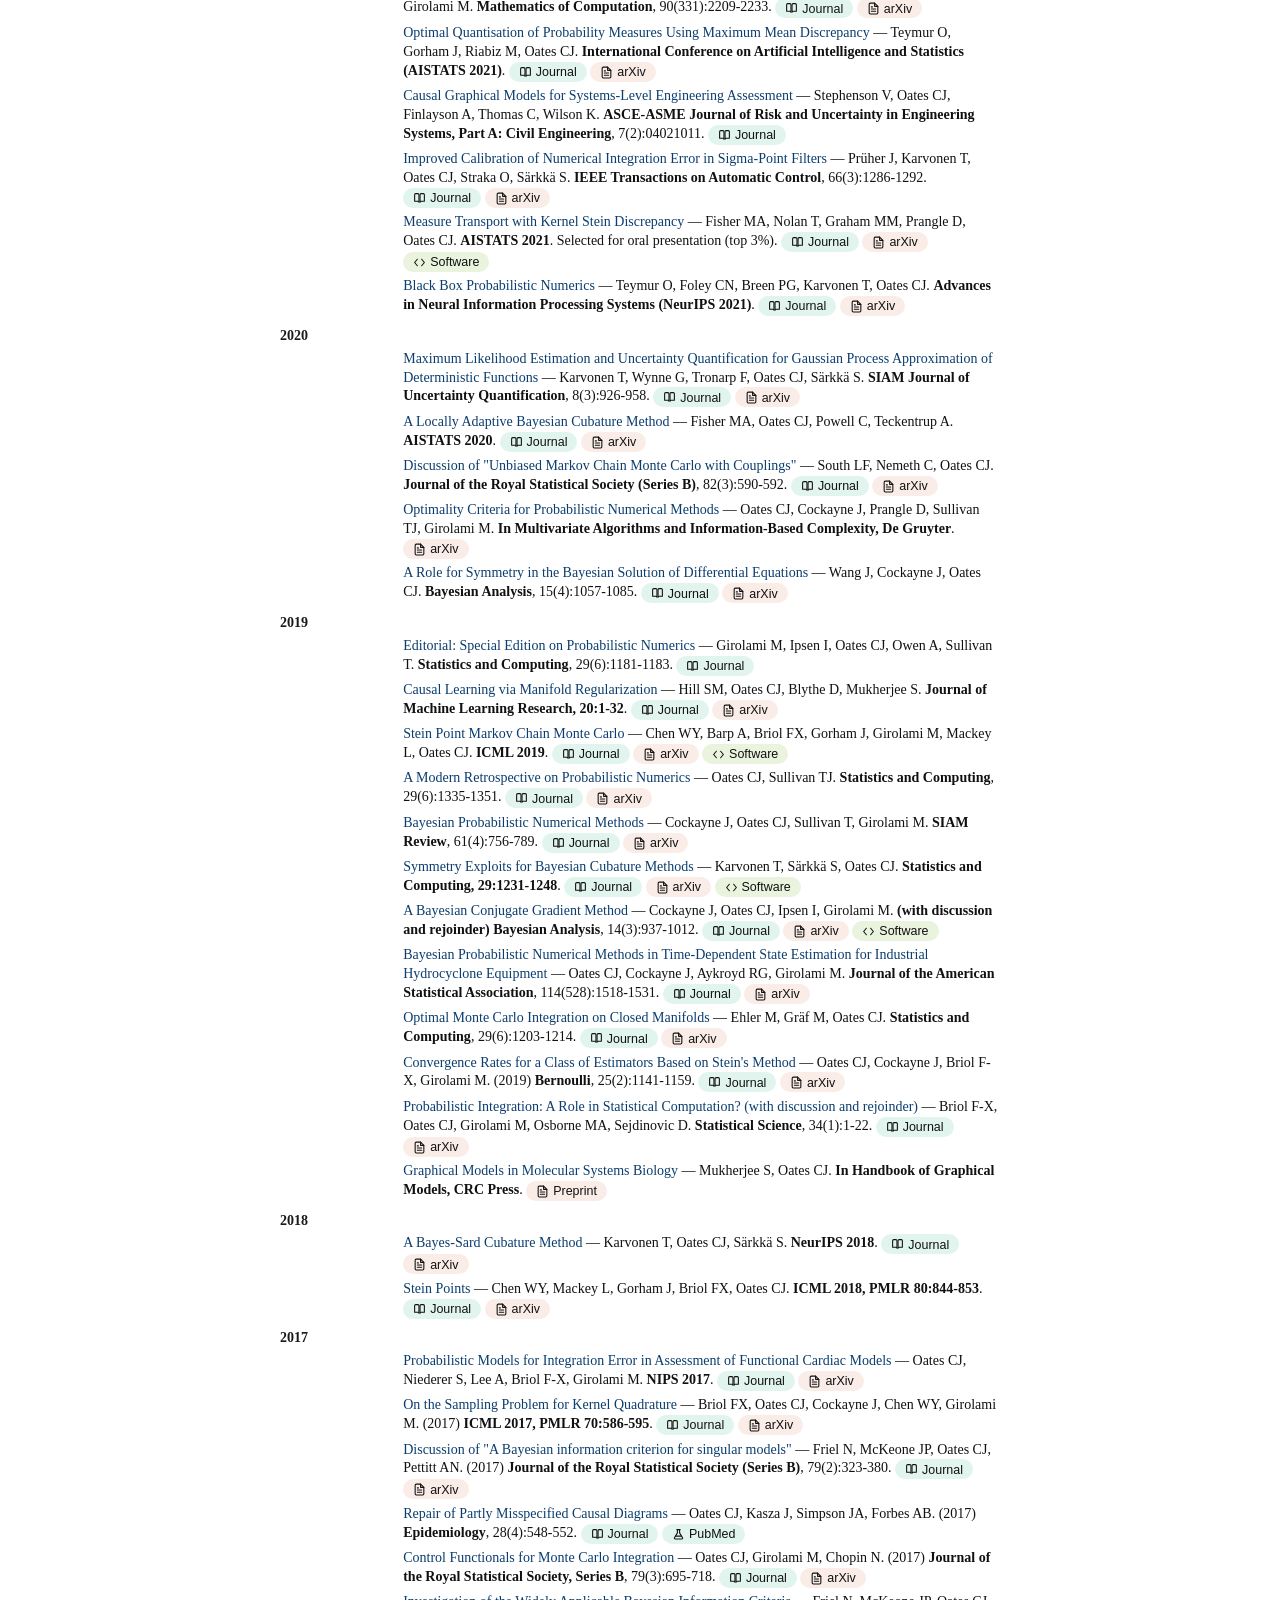
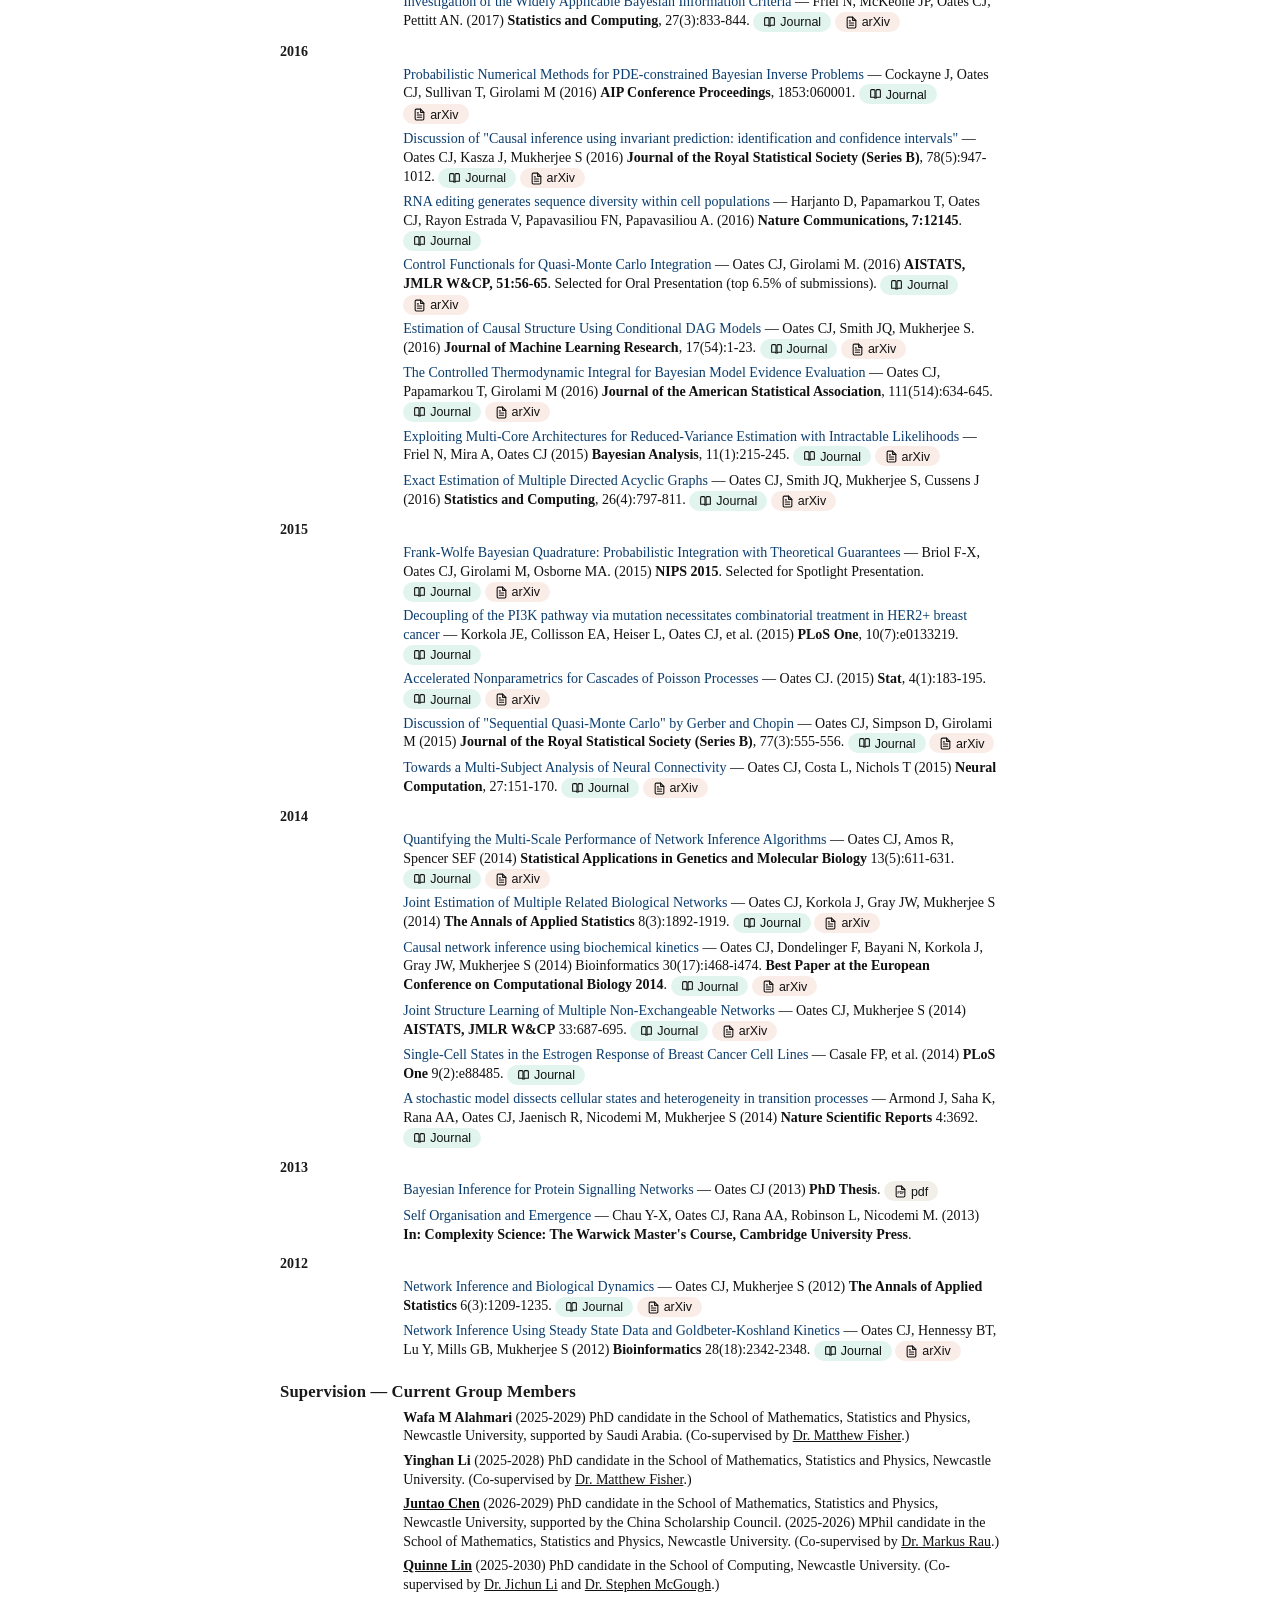
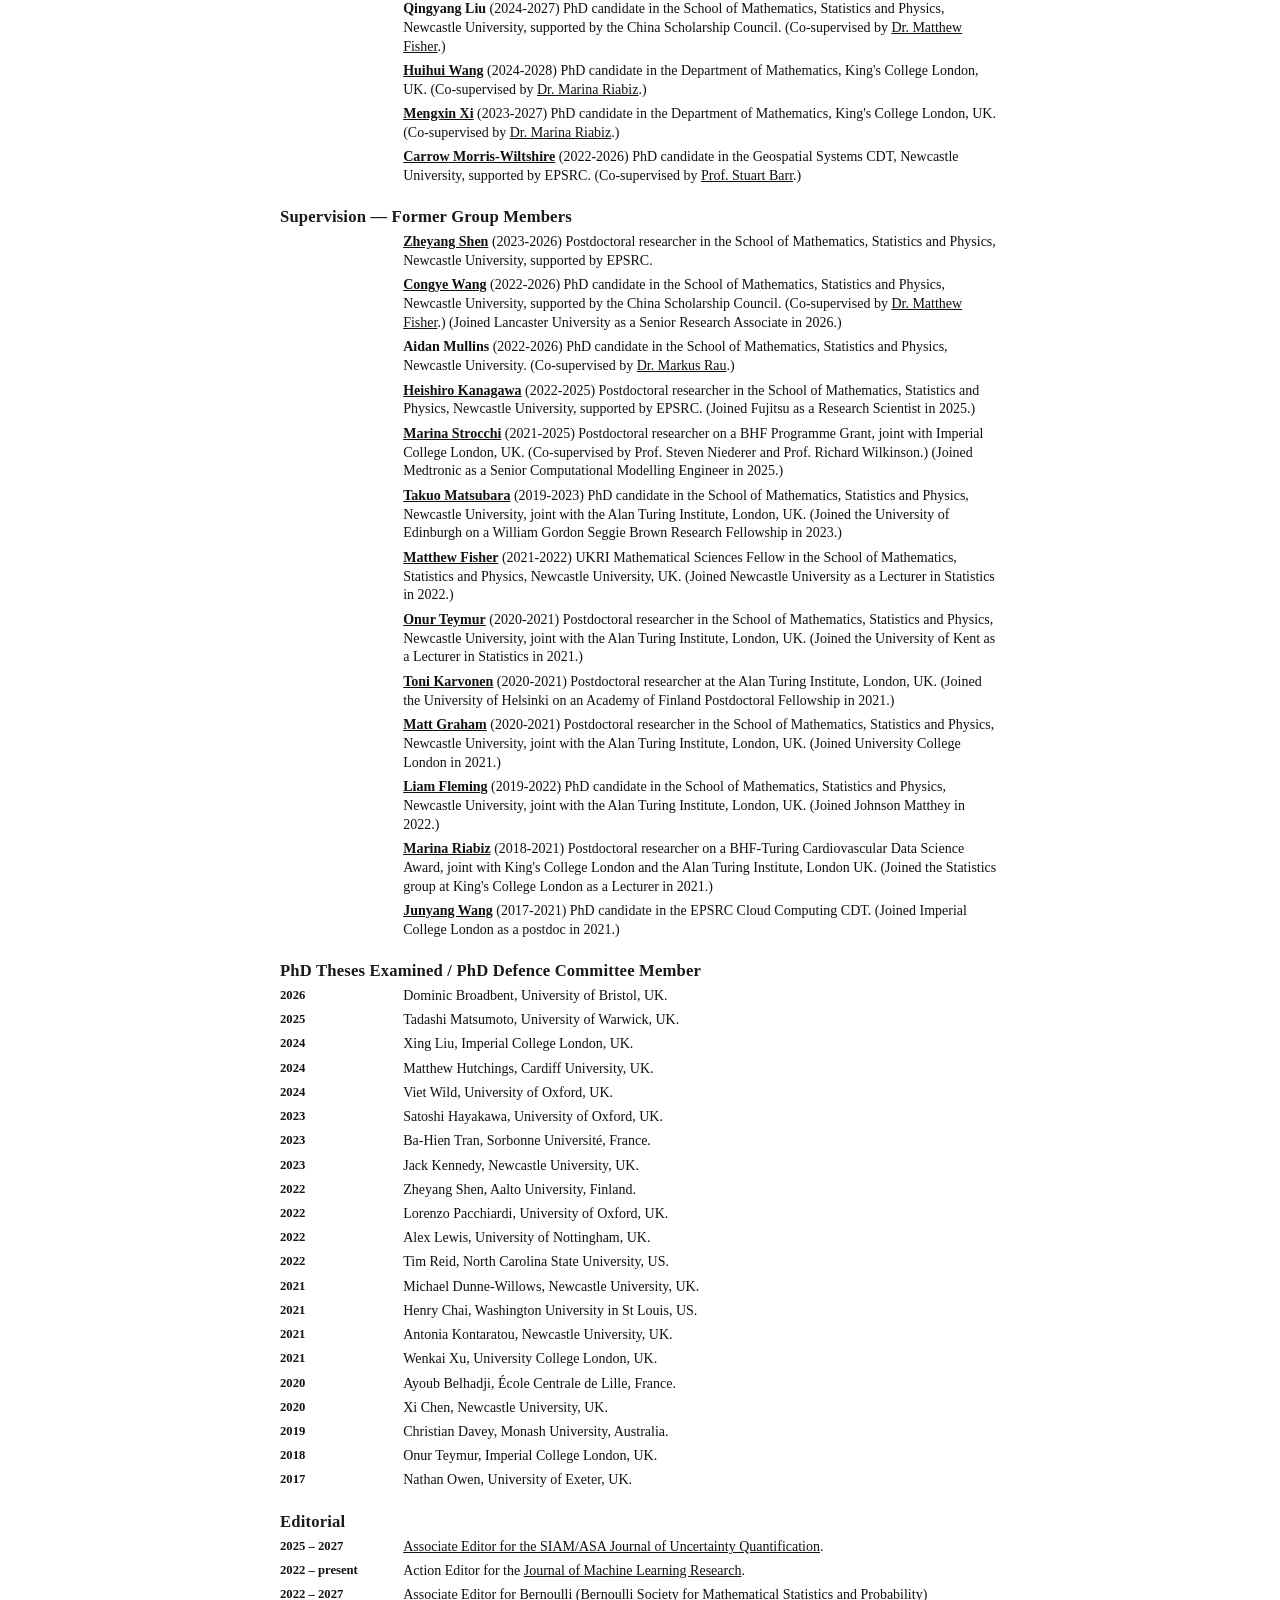
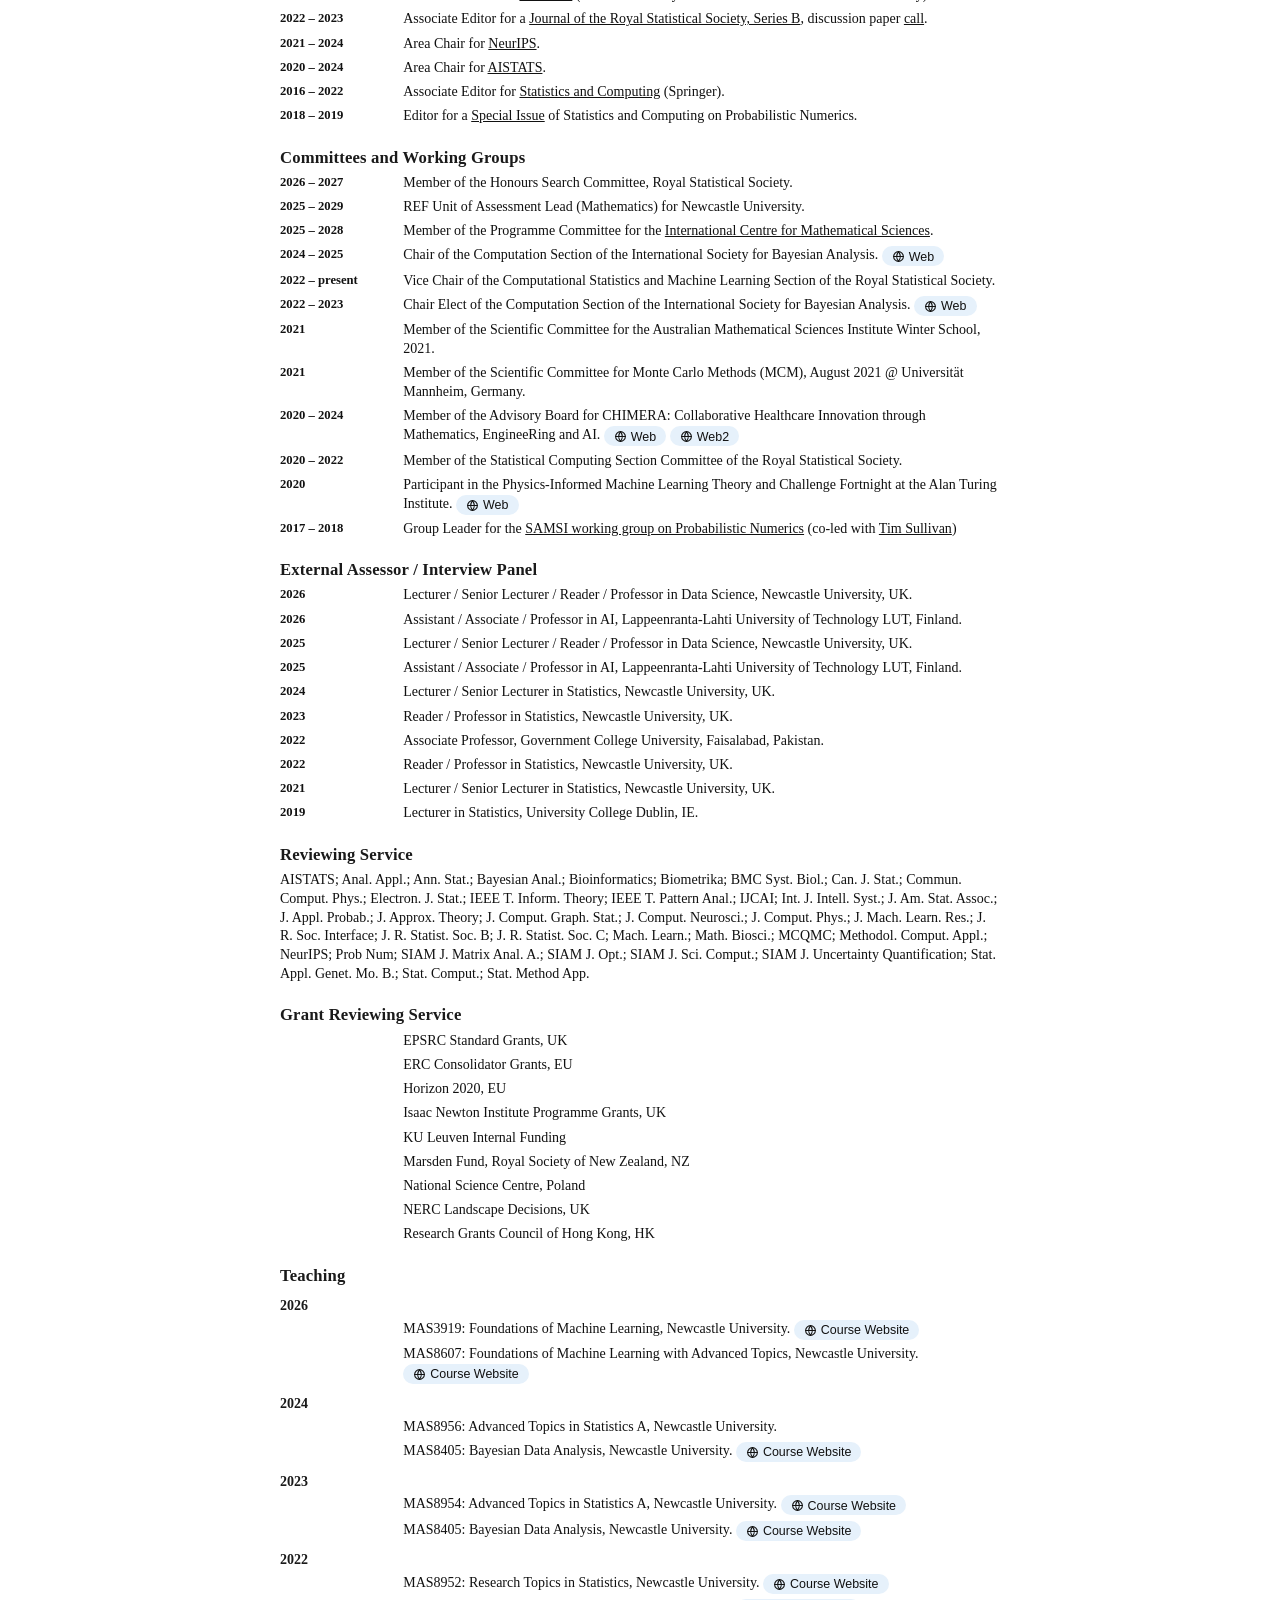
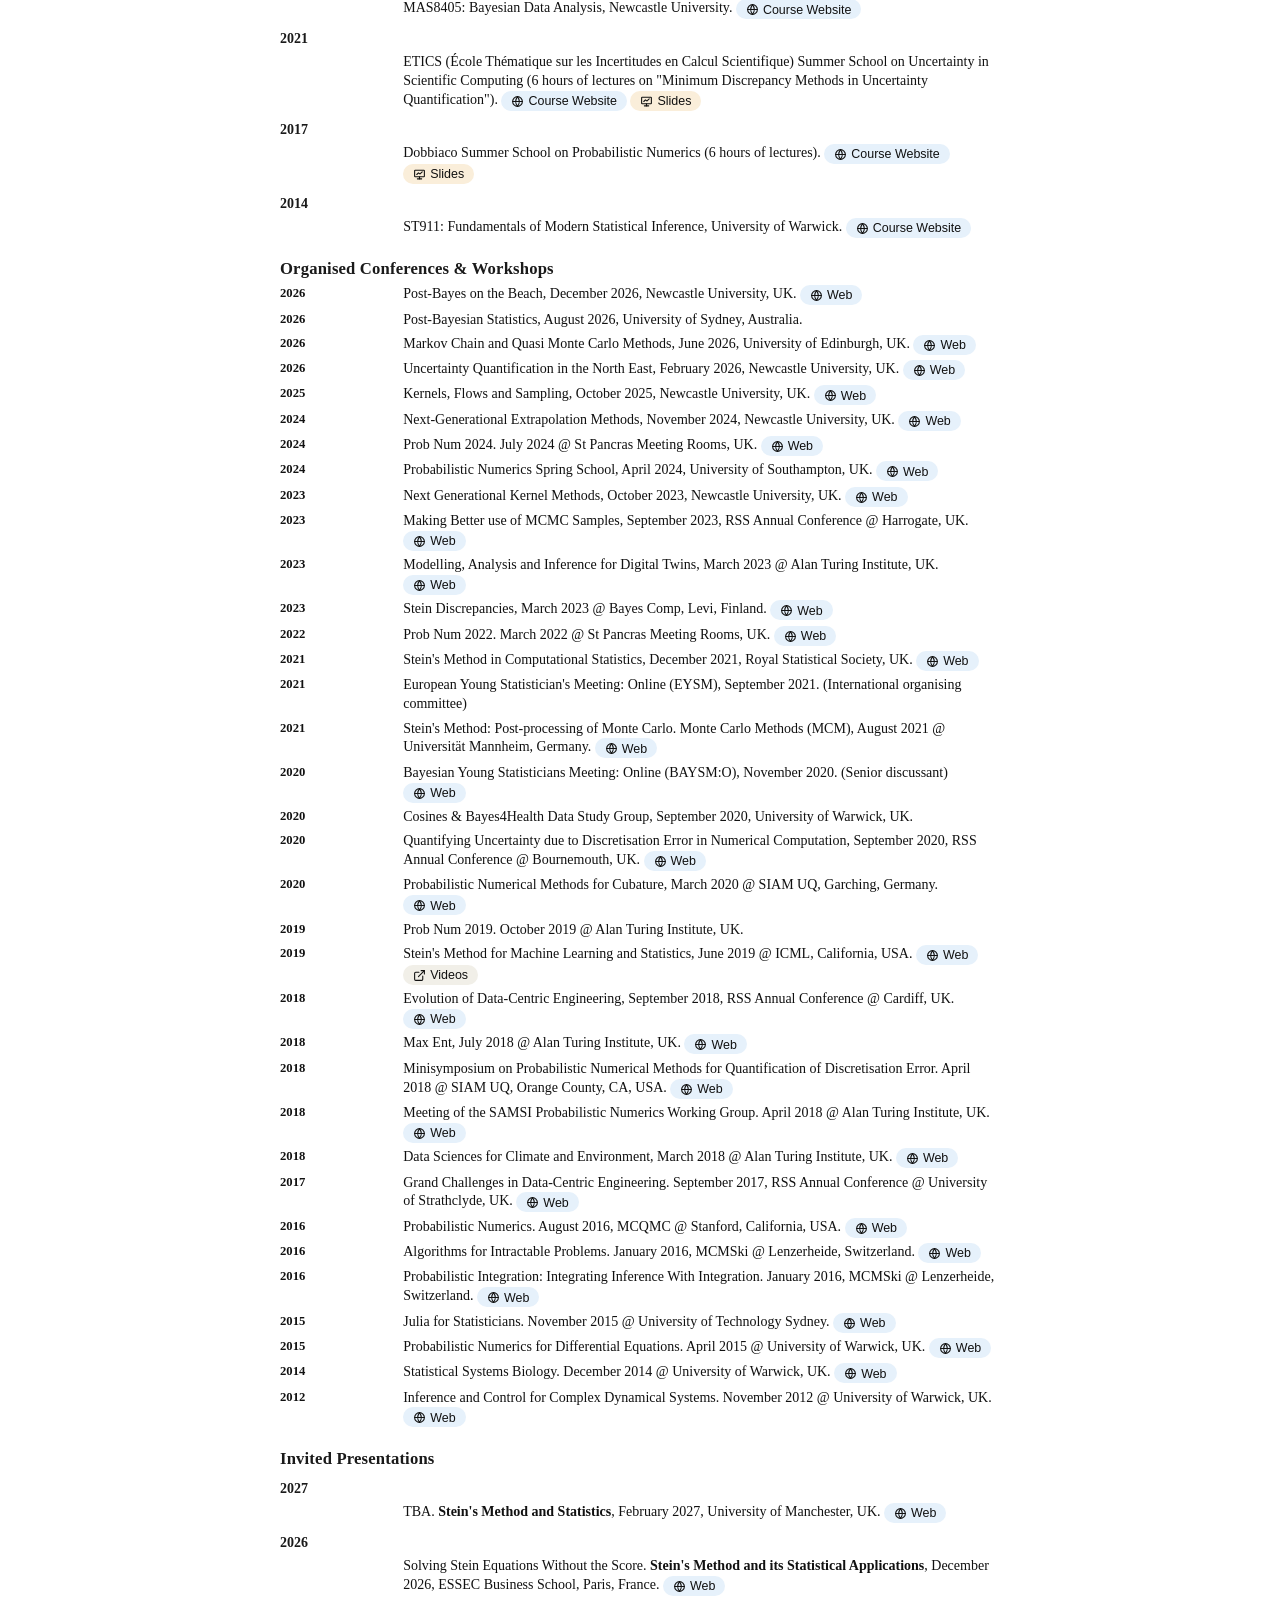
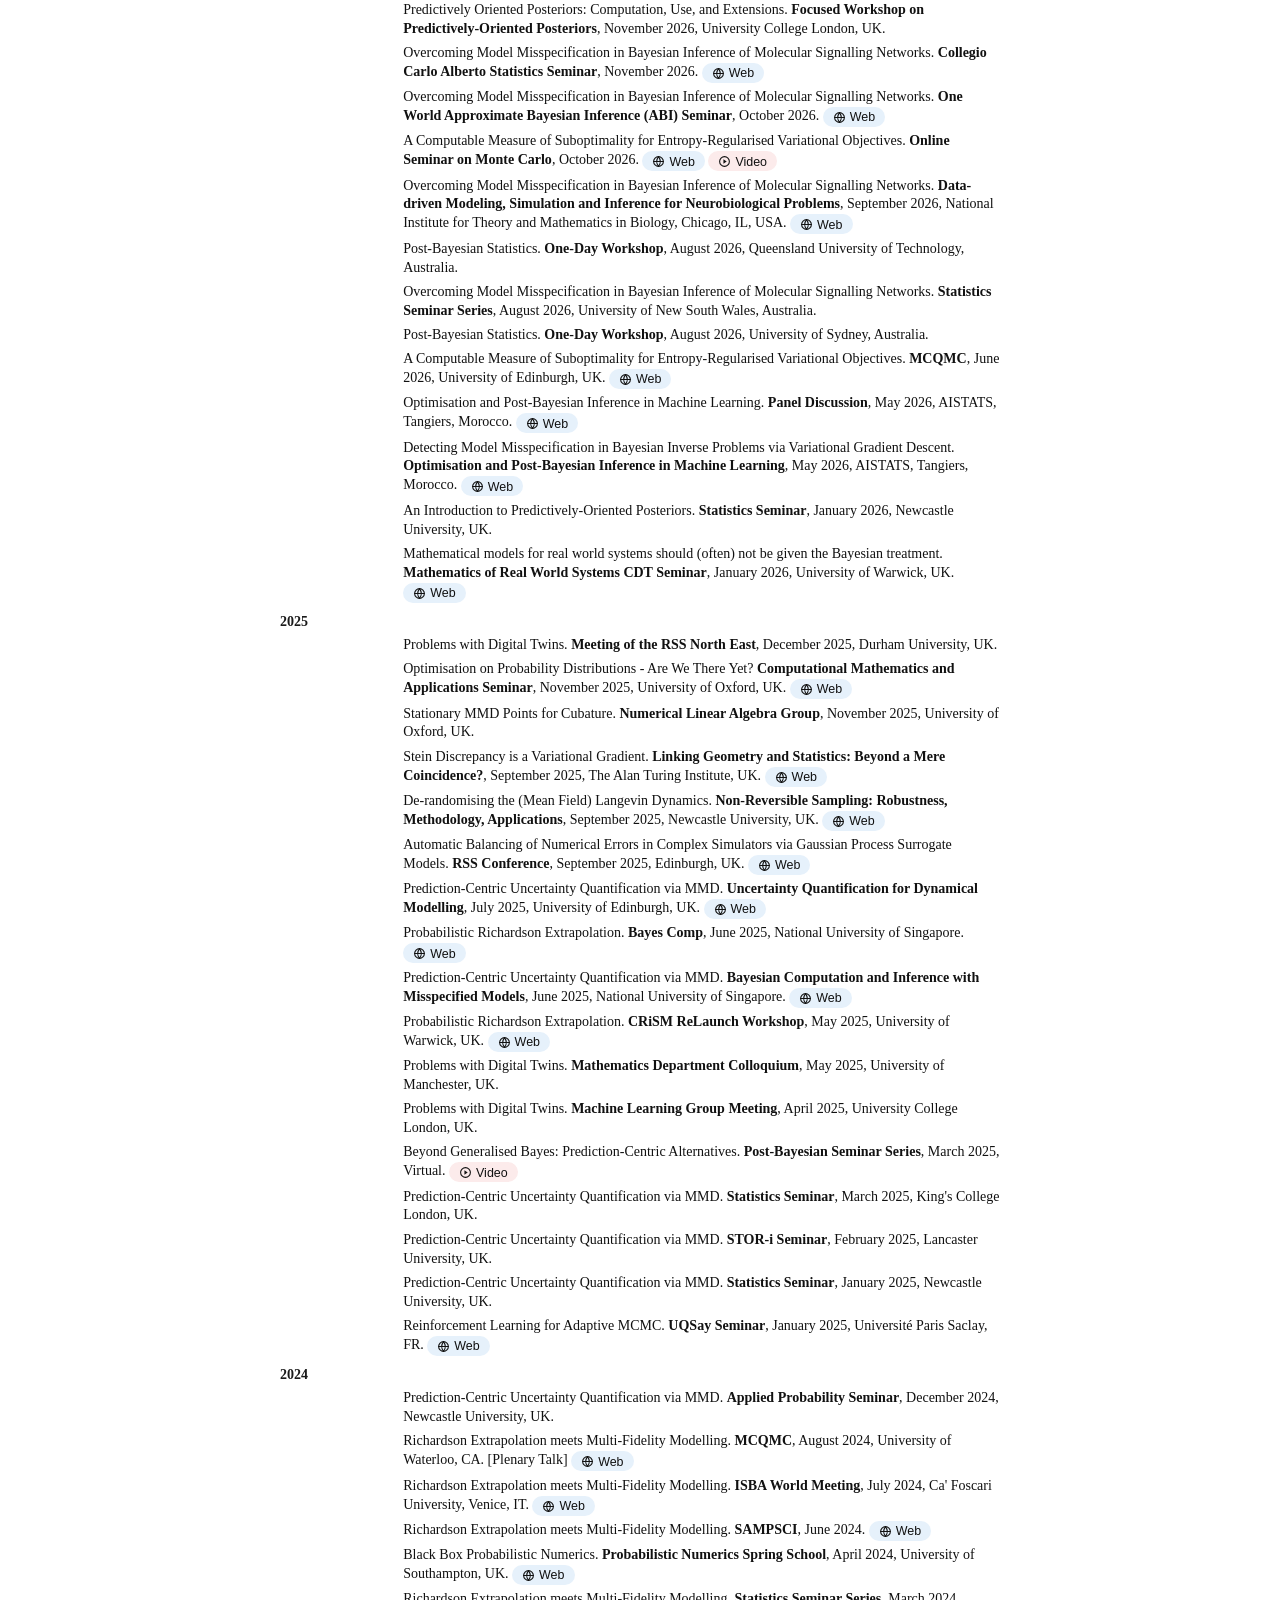
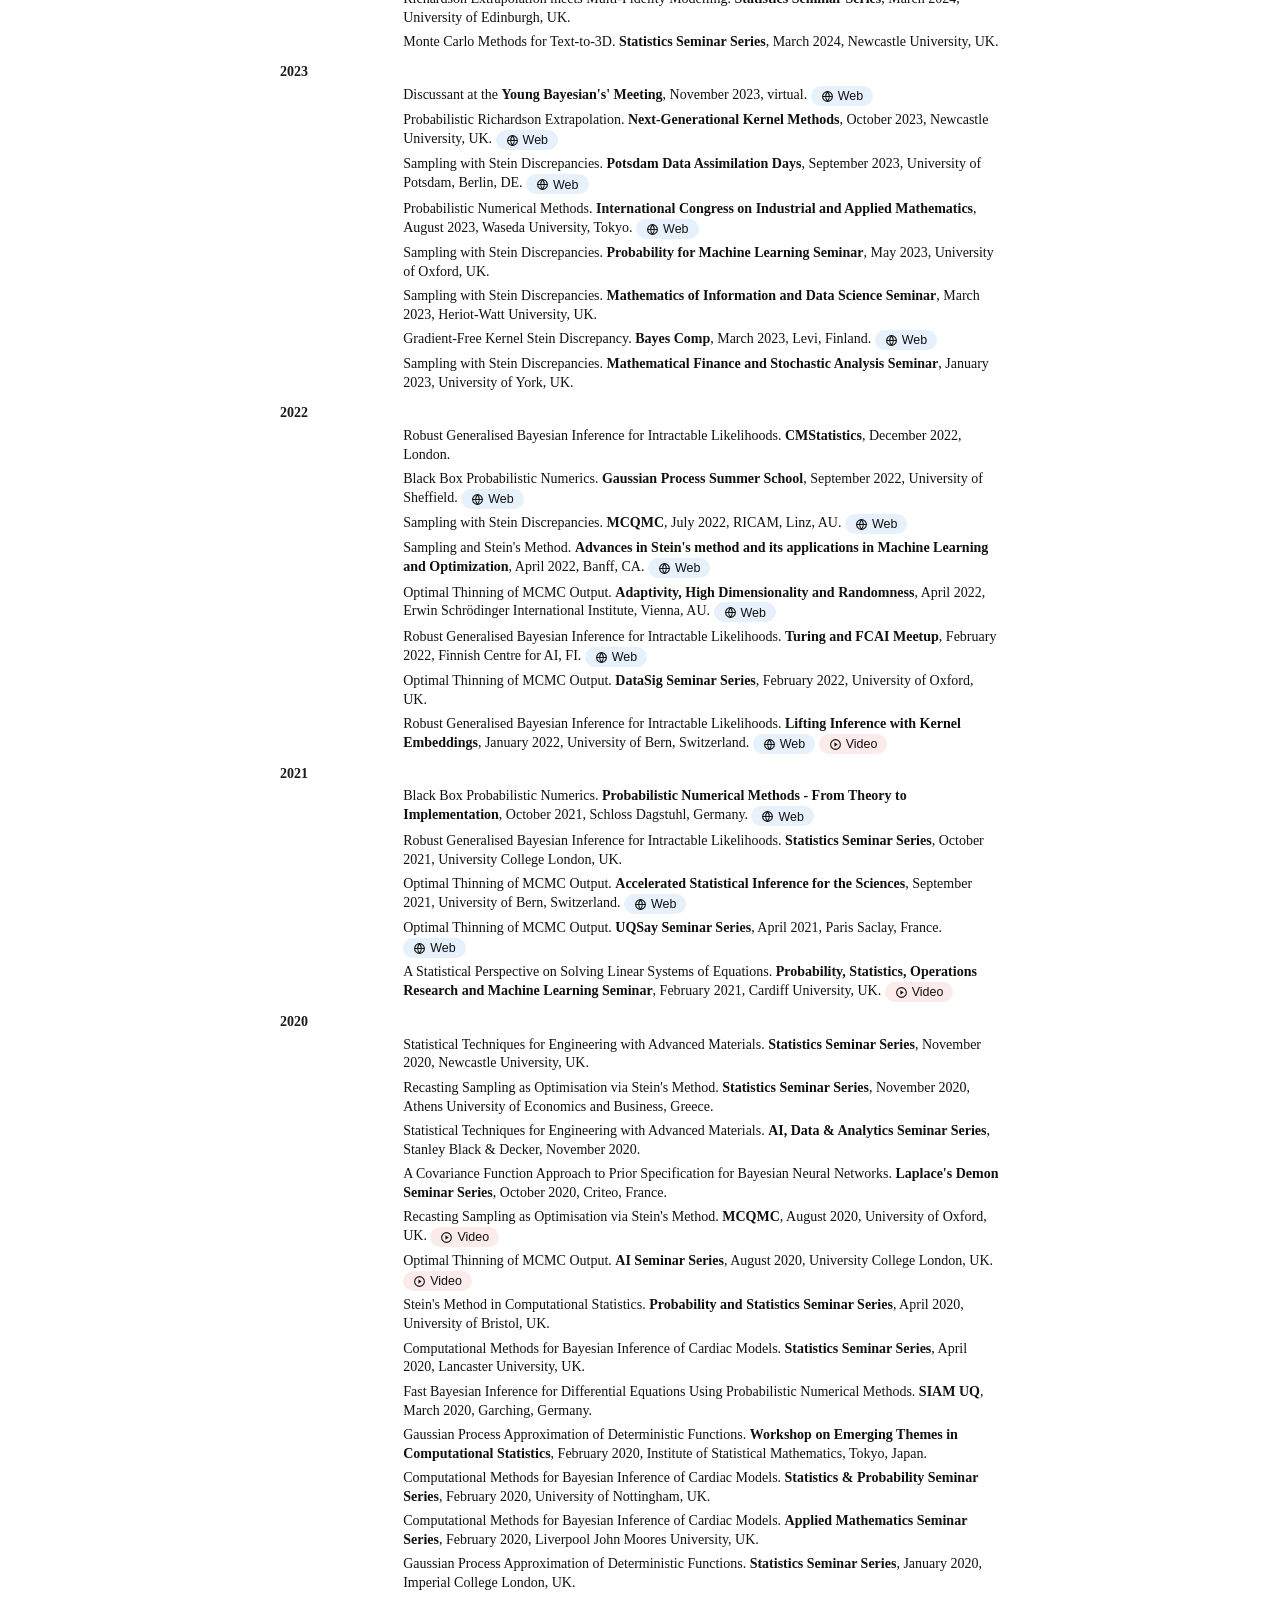
<file: cv.html>
<!DOCTYPE html>
<html lang="en"><head><meta charset="utf-8"/><title>Chris J. Oates — CV</title><link href="style.css" rel="stylesheet"/><link href="cv-print.css" rel="stylesheet"/></head><body class="cv-page"><svg aria-hidden="true" style="display:none"><symbol fill="none" id="icon-file-text" stroke="currentColor" stroke-linecap="round" stroke-linejoin="round" stroke-width="2" viewbox="0 0 24 24"><path d="M14 2H6a2 2 0 0 0-2 2v16a2 2 0 0 0 2 2h12a2 2 0 0 0 2-2V8z"></path><polyline points="14 2 14 8 20 8"></polyline><line x1="8" x2="16" y1="13" y2="13"></line><line x1="8" x2="16" y1="17" y2="17"></line><line x1="8" x2="10" y1="9" y2="9"></line></symbol><symbol fill="none" id="icon-world" stroke="currentColor" stroke-linecap="round" stroke-linejoin="round" stroke-width="2" viewbox="0 0 24 24"><circle cx="12" cy="12" r="9"></circle><line x1="3" x2="21" y1="12" y2="12"></line><path d="M12 3a15 15 0 0 1 0 18a15 15 0 0 1 0-18"></path></symbol><symbol fill="none" id="icon-book-2" stroke="currentColor" stroke-linecap="round" stroke-linejoin="round" stroke-width="2" viewbox="0 0 24 24"><path d="M3 5a2 2 0 0 1 2-2h4a2 2 0 0 1 2 2v14a2 2 0 0 0-2-2H3z"></path><path d="M21 5a2 2 0 0 0-2-2h-4a2 2 0 0 0-2 2v14a2 2 0 0 1 2-2h6z"></path></symbol><symbol fill="none" id="icon-external-link" stroke="currentColor" stroke-linecap="round" stroke-linejoin="round" stroke-width="2" viewbox="0 0 24 24"><path d="M18 13v6a2 2 0 0 1-2 2H5a2 2 0 0 1-2-2V8a2 2 0 0 1 2-2h6"></path><polyline points="15 3 21 3 21 9"></polyline><line x1="10" x2="21" y1="14" y2="3"></line></symbol><symbol fill="none" id="icon-play" stroke="currentColor" stroke-linecap="round" stroke-linejoin="round" stroke-width="2" viewbox="0 0 24 24"><circle cx="12" cy="12" r="9"></circle><polygon fill="currentColor" points="10 8 16 12 10 16" stroke="none"></polygon></symbol><symbol fill="none" id="icon-code" stroke="currentColor" stroke-linecap="round" stroke-linejoin="round" stroke-width="2" viewbox="0 0 24 24"><polyline points="8 6 3 12 8 18"></polyline><polyline points="16 6 21 12 16 18"></polyline></symbol><symbol fill="none" id="icon-slides" stroke="currentColor" stroke-linecap="round" stroke-linejoin="round" stroke-width="2" viewbox="0 0 24 24"><rect height="12" rx="1" width="18" x="3" y="4"></rect><line x1="12" x2="12" y1="16" y2="20"></line><line x1="8" x2="16" y1="20" y2="20"></line><polyline points="7 12 10 9 13 11 17 7"></polyline></symbol><symbol fill="none" id="icon-news" stroke="currentColor" stroke-linecap="round" stroke-linejoin="round" stroke-width="2" viewbox="0 0 24 24"><rect height="14" rx="1" width="14" x="3" y="5"></rect><line x1="7" x2="13" y1="9" y2="9"></line><line x1="7" x2="13" y1="12" y2="12"></line><line x1="7" x2="11" y1="15" y2="15"></line><path d="M17 8h2a2 2 0 0 1 2 2v8a2 2 0 0 1-2 2H8"></path></symbol><symbol fill="none" id="icon-book" stroke="currentColor" stroke-linecap="round" stroke-linejoin="round" stroke-width="2" viewbox="0 0 24 24"><path d="M5 4a1 1 0 0 1 1-1h11a1 1 0 0 1 1 1v16a1 1 0 0 1-1 1H6a1 1 0 0 1-1-1z"></path><line x1="8" x2="8" y1="3" y2="21"></line></symbol><symbol fill="none" id="icon-photo" stroke="currentColor" stroke-linecap="round" stroke-linejoin="round" stroke-width="2" viewbox="0 0 24 24"><rect height="16" rx="2" width="18" x="3" y="4"></rect><circle cx="8.5" cy="9.5" fill="currentColor" r="1.5" stroke="none"></circle><polyline points="4 17 9 12 14 17 16 15 20 19"></polyline></symbol><symbol fill="none" id="icon-message" stroke="currentColor" stroke-linecap="round" stroke-linejoin="round" stroke-width="2" viewbox="0 0 24 24"><path d="M4 5h16a1 1 0 0 1 1 1v10a1 1 0 0 1-1 1H9l-4 4v-4H4a1 1 0 0 1-1-1V6a1 1 0 0 1 1-1z"></path></symbol><symbol fill="none" id="icon-flask" stroke="currentColor" stroke-linecap="round" stroke-linejoin="round" stroke-width="2" viewbox="0 0 24 24"><path d="M9 3h6"></path><path d="M10 3v6L4.5 18a1.5 1.5 0 0 0 1.3 2.2h12.4a1.5 1.5 0 0 0 1.3-2.2L14 9V3"></path><line x1="7" x2="17" y1="15" y2="15"></line></symbol><symbol fill="none" id="icon-pdf" stroke="currentColor" stroke-linecap="round" stroke-linejoin="round" stroke-width="2" viewbox="0 0 24 24"><path d="M14 2H6a2 2 0 0 0-2 2v16a2 2 0 0 0 2 2h12a2 2 0 0 0 2-2V8z"></path><polyline points="14 2 14 8 20 8"></polyline><text fill="currentColor" font-family="Arial, sans-serif" font-size="6.5" font-weight="bold" stroke="none" x="6.3" y="17.5">PDF</text></symbol></svg><header class="cv-header"><h1>Chris J. Oates</h1><p class="cv-tagline">Researcher in statistics, computation, machine learning, and probabilistic AI.</p><p class="cv-meta"><em>Location:</em> School of Mathematics, Statistics &amp; Physics, Herschel Building, Newcastle University, NE1 7RU, UK.<br/><em>Web:</em> <a href="https://oates.work">https://oates.work</a><br/><em>Contact:</em> <a href="mailto:chris.oates@ncl.ac.uk">chris.oates@ncl.ac.uk</a></p></header><p class="cv-noprint cv-generated-note">This page is generated automatically from oates.work — see professional.html, papers.html, teaching.html, presentations.html and index.html for the underlying, hand-edited content.</p><section class="cv-section"><h2>Background</h2><ul class="entry-list">
<li><span class="meta">2026</span> Visiting Researcher, <a href="https://www.sydney.edu.au/business/">Business School</a>, University of Sydney, Australia.</li>
<li><span class="meta">2024 – 2026</span> Affiliate Professor of Statistics, <a href="https://www.kcl.ac.uk/research/statistics">Department of Mathematics</a>, King's College London, UK.</li>
<li><span class="meta">2018 – present</span> Professor of Statistics, <a href="http://www.ncl.ac.uk/maths/">School of Mathematics and Statistics</a>, Newcastle University, UK.</li>
<li><span class="meta">2018 – 2026</span> Turing Fellow, The Alan Turing Institute, UK.</li>
<li><span class="meta">2017 – 2023</span> Group Leader, <a href="https://www.turing.ac.uk/data-centric-engineering">Program on Data-Centric Engineering</a>, The Alan Turing Institute, UK.</li>
<li><span class="meta">2017 – 2018</span> Senior Lecturer, <a href="http://www.ncl.ac.uk/maths/">School of Mathematics and Statistics</a>, Newcastle University, UK.</li>
<li><span class="meta">2015 – 2017</span> Research Fellow, <a href="http://acems.org.au/">ARC Centre of Excellence for Mathematical &amp; Statistical Frontiers</a> (ACEMS), University of Technology Sydney, Australia.</li>
<li><span class="meta">2013 – 2015</span> Research Fellow, <a href="http://www2.warwick.ac.uk/fac/sci/statistics/crism/">Centre for Research in Statistical Methodology</a> (CRiSM), University of Warwick, UK.</li>
<li><span class="meta">2011 – 2012</span> PhD (visiting), <a href="http://mukherjeelab.nki.nl/Home.html">Mukherjee Lab</a>, Dept. Biochemistry, Nederlands Kanker Instituut, Amsterdam, NL.</li>
<li><span class="meta">2010 – 2013</span> PhD, <a href="http://www2.warwick.ac.uk/fac/cross_fac/complexity/">Centre for Complexity Science</a>, University of Warwick, UK.</li>
<li><span class="meta">2009 – 2010</span> MSc, Complexity Science, University of Warwick, UK. [Distinction]</li>
<li><span class="meta">2006 – 2009</span> BA, Mathematics, University of Cambridge, UK. [Robinson College; Class I]</li>
</ul></section><section class="cv-section"><h2>Achievements</h2><ul class="entry-list">
<li>
<span class="meta">2024</span> ISBA Savage Award for Theory and Methods (supervised - Takuo Matsubara).
      <a class="link-badge type-web" href="https://bayesian.org/project/savage-award/"><svg aria-hidden="true" class="badge-icon"><use href="#icon-world"></use></svg>Web</a>
</li>
<li>
<span class="meta">2024</span> Royal Statistical Society Guy Medal in Bronze.
      <a class="link-badge type-article" href="https://rss.org.uk/news-publication/news-publications/2024/general-news/announcing-our-honours-recipients-for-2024/"><svg aria-hidden="true" class="badge-icon"><use href="#icon-news"></use></svg>Article</a>
</li>
<li><span class="meta">2024</span> Fellowship of the Higher Education Academy, Level D2.</li>
<li>
<span class="meta">2023</span> Leverhulme Prize (for Mathematics and Statistics).
      <a class="link-badge type-article" href="https://www.ncl.ac.uk/press/articles/latest/2023/10/chrisoateslevehulmeprize/"><svg aria-hidden="true" class="badge-icon"><use href="#icon-news"></use></svg>Article</a>
<a class="link-badge type-web" href="https://www.leverhulme.ac.uk/news/philip-leverhulme-prize-winners-2023"><svg aria-hidden="true" class="badge-icon"><use href="#icon-world"></use></svg>Web</a>
</li>
<li>
<span class="meta">2022</span> Best Student Paper (supervised - Takuo Matsubara), ASA Section on Bayesian Statistical Science, JSM 2022.
      <a class="link-badge type-web" href="https://amstat.connectedcommunity.org/sbss/awards"><svg aria-hidden="true" class="badge-icon"><use href="#icon-world"></use></svg>Web</a>
</li>
<li><span class="meta">2021</span> Best Student/Postdoc Contributed Paper Award (supervised - Takuo Matsubara) at ISBA 2021.</li>
<li>
<span class="meta">2020</span> Most Highly Cited Paper in SIAM Review (Top 3; 2018-2020).
      <a class="link-badge type-article" href="https://sinews.siam.org/Details-Page/siam-journals-top-three-most-cited-papers-2"><svg aria-hidden="true" class="badge-icon"><use href="#icon-news"></use></svg>Article</a>
</li>
<li>
<span class="meta">2018</span> Best Student Paper (supervised - Jon Cockayne), ASA Section on Bayesian Statistical Science, JSM 2018.
      <a class="link-badge type-other" href="http://community.amstat.org/sbss/awards/sbssstudentpapercompetitionwinners"><svg aria-hidden="true" class="badge-icon"><use href="#icon-external-link"></use></svg>JSM</a>
<a class="link-badge type-article" href="https://higherlogicdownload.s3.amazonaws.com/AMSTAT/99a3f1a8-4c9a-4203-a6a4-1928320c6af7/UploadedImages/JSM2018/IMG_4399.jpg"><svg aria-hidden="true" class="badge-icon"><use href="#icon-photo"></use></svg>Photo</a>
</li>
<li>
<span class="meta">2017</span> Outstanding Reviewer Award, NIPS 2017.
      <a class="link-badge type-web" href="https://nips.cc/Conferences/2017/Awards"><svg aria-hidden="true" class="badge-icon"><use href="#icon-world"></use></svg>Web</a>
</li>
<li>
<span class="meta">2017</span> Biennial Research Prize of the Royal Statistical Society.
      <a class="link-badge type-other" href="https://rss.org.uk/RSS/media/File-library/Events/Awards/previous_recipients_of_-Society_awards.pdf"><svg aria-hidden="true" class="badge-icon"><use href="#icon-external-link"></use></svg>RSS</a>
<a class="link-badge type-other" href="http://acems.org.au/chris-oates-rss-award/"><svg aria-hidden="true" class="badge-icon"><use href="#icon-external-link"></use></svg>ACEMS</a>
<a class="link-badge type-video" href="https://www.youtube.com/watch?v=72-u3rpZOec&amp;feature=youtu.be&amp;t=18m29s"><svg aria-hidden="true" class="badge-icon"><use href="#icon-play"></use></svg>Video</a>
</li>
<li>
<span class="meta">2016</span> Best Student Paper (supervised - François-Xavier Briol), ASA Section on Bayesian Statistical Science, JSM 2016.
      <a class="link-badge type-other" href="http://community.amstat.org/sbss/awards/sbssstudentpapercompetitionwinners"><svg aria-hidden="true" class="badge-icon"><use href="#icon-external-link"></use></svg>JSM</a>
</li>
<li>
<span class="meta">2014</span> Best Paper, European Conference on Computational Biology (ECCB) 2014.
      <a class="link-badge type-other" href="http://www.ebi.ac.uk/eccb/2014/eccb14.loria.fr/program/eccb-14-awards.html"><svg aria-hidden="true" class="badge-icon"><use href="#icon-external-link"></use></svg>ECCB</a>
</li>
<li><span class="meta">2012</span> Best Presentation, Amsterdam Oncology Graduate School Annual Retreat. (250 EU)</li>
<li><span class="meta">2009</span> Fröhlich Prize for Mathematics, Robinson College Cambridge.</li>
</ul></section><section class="cv-section"><h2>Research Funding</h2><ul class="entry-list">
<li><span class="meta">2026 – 2027</span> Principal Investigator on "Function-Space Distributional Optimisation for Efficient LLM Fine-Tuning" (35K H100 GPU-Hours; 100,000 GBP).  NVIDIA Academic Grant Programme.</li>
<li><span class="meta">2025 – 2026</span> Co-investigator on UKRI HPC for "Diffusion Modelling Under the Lens of Markov Diffusion Processes" (15,000 GPUh on Bede; APP80558). (Led by Marina Riabiz @ KCL.)</li>
<li><span class="meta">2024 – 2026</span> Turing Fellowship, the Alan Turing Institute, UK.</li>
<li><span class="meta">2024 – 2027</span> Leverhulme Prize (Mathematics and Statistics, 2023; 100,000 GBP). The Leverhulme Trust.</li>
<li><span class="meta">2024</span> Principal Investigator on "Mathematical Foundations for the Next Generation of Extrapolation Methods" (4,950 GBP). Heilbronn Institute Small Grant.</li>
<li><span class="meta">2023</span> Co-Investigator on Probabilistic Numerics Network Grant (20,000 GBP). Isaac Newton Institute. (Led by Jon Cockayne @ Southampton.)</li>
<li><span class="meta">2022 – 2028</span> Co-Investigator on "NUData", an STFC Centre for Doctoral Training in Data Intensive Science (1,086,584 GBP). STFC (ST/W006790/1). (Led by James McLaughlin @ Northumbria and Tamara Rogers @ NU.)</li>
<li><span class="meta">2022 – 2026</span> Principal Investigator on "Harnessing the Power of Stein Discrepancies in Bayesian Computation" (704,773 GBP). EPSRC (EP/W019590/1).</li>
<li><span class="meta">2021 – 2024</span> Co-Investigator on "Measuring and Modelling Atrial Mechanics in Health and Heart Failure" (315,477 GBP). British Heart Foundation (PG/21/10534). (Led by Steven Niederer @ Imperial).</li>
<li>
<span class="meta">2020</span> Principal Investigator on "Probabilistic Approaches to Numerical Computation" (6,300 GBP). Heilbronn Institute Focused Research Grant.
      <a class="link-badge type-web" href="https://probnum2022.github.io"><svg aria-hidden="true" class="badge-icon"><use href="#icon-world"></use></svg>Web</a>
</li>
<li><span class="meta">2020</span> Co-Investigator on "Modelling the Heart's Chemical Signals" (27,000 USD). Alan Turing Institute Azure Funding. (Led by Steven Niederer @ KCL).</li>
<li><span class="meta">2020 – 2025</span> Co-Investigator on "Selecting Rhythm or Rate Control in Patients with both Atrial Fibrillation and Heart Failure" (691,686 GBP). British Heart Foundation Programme Grant (RG/20/4/34803). (Led by Steven Niederer @ KCL).</li>
<li><span class="meta">2020 – 2022</span> Co-Investigator on "Advances in Sequential Monte Carlo Methods for Complex Bayesian Models" (390,000 AUD). Australian Research Council Discovery Project (DP200102101). (Led by Chris Drovandi @ QUT.)</li>
<li><span class="meta">2020 – 2023</span> Turing Fellowship, the Alan Turing Institute, UK.</li>
<li><span class="meta">2019 – 2021</span> Fellowship in Data-Centric Engineering (470,000 GBP), supported by the Lloyd's Register Foundation and Newcastle University.</li>
<li><span class="meta">2018 – 2020</span> Co-Investigator on "Auto Generation of Optimal Deep Learning Networks" (114,393 GBP) from the Alan Turing Institute, UK. (Led by Steven McGough @ NU.)</li>
<li><span class="meta">2018 – 2019</span> Turing Fellowship (20% Salary), the Alan Turing Institute, UK.</li>
<li><span class="meta">2018 – 2022</span> Co-Investigator on "Approximate Bayesian computation with application to 3D printing" (191,700 EUR). SFI-EPSRC Lead Agency Agreement, University College Dublin, IE, and the Alan Turing Institute, UK. (Led by Nial Friel at UCD.)</li>
<li><span class="meta">2018</span> Principal Investigator on "Overcoming Uncertainty in Legacy Engineering Resilience Modelling for Flood Hazards" (22,380 GBP), Models 2 Decisions Feasibility Fund.</li>
<li><span class="meta">2018 – 2020</span> Co-Investigator on "Quantifying Functional Co-Variation in Calcium Handling Proteins in Cardiac Myocytes" (196,538 GBP), BHF-Turing Cardiovascular Data-Science Award, British Heart Foundation and the Alan Turing Institute, UK. (Led by Steven Niederer @ KCL).</li>
<li><span class="meta">2018</span> Cambridge Philosophical Society Bursary to spend time at the Isaac Newton Institute, Cambridge, UK. (500 GBP)</li>
<li><span class="meta">2017 – 2020</span> Secondment to the Lloyd's Register Foundation programme on data-centric engineering at the Alan Turing Institute, UK. (105,000 GBP)</li>
<li><span class="meta">2015</span> VicBiostat Visiting Fellowship. (2,000 AUD)</li>
</ul></section><section class="cv-section"><h2>Publications</h2><h3>Work in Progress</h3><ul class="entry-list">
<li>
      Wang L, Nüsken N, Oates CJ. PrO Filtering via Kernel Mean Embedding Dynamics.
      <a class="link-badge type-arxiv" href="https://arxiv.org/abs/2611.34809"><svg aria-hidden="true" class="badge-icon"><use href="#icon-file-text"></use></svg>arXiv</a>
</li>
<li>
      Lin Y, Frazier DT, Cordero-Encinar P, Oates CJ. Improving the Optimisation Landscape for Particle Mixtures.
      <a class="link-badge type-arxiv" href="https://arxiv.org/abs/2611.26931"><svg aria-hidden="true" class="badge-icon"><use href="#icon-file-text"></use></svg>arXiv</a>
</li>
<li>
      Kean D, Shen Z, Oates CJ. An Unscented PrO Kalman Filter.
      <a class="link-badge type-arxiv" href="https://arxiv.org/abs/2610.14773"><svg aria-hidden="true" class="badge-icon"><use href="#icon-file-text"></use></svg>arXiv</a>
</li>
<li>
      Li Y, Kanagawa H, Crucinio FR, Fisher MA, Oates CJ. Overcoming Model Misspecification in Bayesian Inference of Molecular
 Signalling Networks.
      <a class="link-badge type-arxiv" href="https://arxiv.org/abs/2609.24590"><svg aria-hidden="true" class="badge-icon"><use href="#icon-file-text"></use></svg>arXiv</a>
</li>
<li>
      Wang C, Lin Y, Shen Z, Fisher MA, Oates CJ. A Distributional Optimisation Perspective on Combining Models in Deep
 Learning.
      <a class="link-badge type-arxiv" href="https://arxiv.org/abs/2609.24328"><svg aria-hidden="true" class="badge-icon"><use href="#icon-file-text"></use></svg>arXiv</a>
</li>
<li>
      Karvonen T, Oates CJ. Why Not to Use the Gaussian Kernel.
      <a class="link-badge type-arxiv" href="https://arxiv.org/abs/2608.26974"><svg aria-hidden="true" class="badge-icon"><use href="#icon-file-text"></use></svg>arXiv</a>
</li>
<li>
      Oates CJ, Howey R, Karvonen T. Sparse Probabilistic Richardson Extrapolation.
      <a class="link-badge type-arxiv" href="https://arxiv.org/abs/2604.02072"><svg aria-hidden="true" class="badge-icon"><use href="#icon-file-text"></use></svg>arXiv</a>
</li>
<li>
      Xi M, Shen Z, Riabiz M, Chopin N, Oates CJ. Extrapolation of Tempered Posteriors.
      <a class="link-badge type-arxiv" href="https://arxiv.org/abs/2509.12173"><svg aria-hidden="true" class="badge-icon"><use href="#icon-file-text"></use></svg>arXiv</a>
</li>
<li>
      Shen Z, Wang H, Riabiz M, Oates CJ. Operator-Informed Score Matching for Markov Diffusion Models.
      <a class="link-badge type-arxiv" href="https://arxiv.org/abs/2406.09084"><svg aria-hidden="true" class="badge-icon"><use href="#icon-file-text"></use></svg>arXiv</a>
</li>
</ul><h3>2027</h3><ul class="entry-list">
<li>
<span class="paper-title">A Computable Measure of Suboptimality for Entropy-Regularised Variational Objectives</span> — Chazal C, Kanagawa H, Shen Z, Korba A, Oates CJ. <strong>Annals of Statistics</strong>, to appear.
      <a class="link-badge type-arxiv" href="https://arxiv.org/abs/2509.10393"><svg aria-hidden="true" class="badge-icon"><use href="#icon-file-text"></use></svg>arXiv</a>
</li>
</ul><h3>2026</h3><ul class="entry-list">
<li>
<span class="paper-title">Detecting Model Misspecification in Bayesian Inverse Problems via Variational Gradient Descent</span> — Liu Q, Fisher MA, Shen Z, Zhao X, Tant K, Curtis A, Oates CJ. <strong>Bayesian Analysis</strong>, to appear.
      <!-- <a href="https://doi.org/10.1214/22-BA1328" class="link-badge type-journal"><svg class="badge-icon" aria-hidden="true"><use href="#icon-book-2"/></svg>Journal</a> -->
<a class="link-badge type-arxiv" href="https://arxiv.org/abs/2512.01667"><svg aria-hidden="true" class="badge-icon"><use href="#icon-file-text"></use></svg>arXiv</a>
</li>
<li>
<span class="paper-title">Predictively-Oriented Kalman Filtering</span> — Shen Z, Duran-Martin G, Oates CJ. <strong>Advances in Neural Information Processing Systems (NeurIPS 2026)</strong>.
      <a class="link-badge type-arxiv" href="https://arxiv.org/abs/2606.03230"><svg aria-hidden="true" class="badge-icon"><use href="#icon-file-text"></use></svg>arXiv</a>
</li>
<li>
<span class="paper-title">Fast Approximate Solutions of Stein Equations for Post-Processing of MCMC</span> — Liu Q, Kanagawa H, Fisher MA, Briol F-X, Oates CJ. (2026) In: Lemieux C, Feng B (eds.). <strong>Monte Carlo and Quasi-Monte Carlo Methods 2024</strong>. Springer Verlag.
      <a class="link-badge type-book" href="https://link.springer.com/book/9783032105899"><svg aria-hidden="true" class="badge-icon"><use href="#icon-book"></use></svg>Book</a>
<a class="link-badge type-arxiv" href="https://arxiv.org/abs/2501.06634"><svg aria-hidden="true" class="badge-icon"><use href="#icon-file-text"></use></svg>arXiv</a>
</li>
<li>
<span class="paper-title">Integrating imaging and invasive pressure data into a multi-scale whole-heart model</span> — Strocchi M, Augustin CM, Gsell MA, Rinaldi CA, Vigmond EJ, Plank G, Oates CJ, Wilkinson RD, Niederer SA. (2026) <strong>Journal of Biomechanical Engineering</strong>, 148(5): 051001.
      <a class="link-badge type-journal" href="https://asmedigitalcollection.asme.org/biomechanical/article/doi/10.1115/1.4069497/1221672"><svg aria-hidden="true" class="badge-icon"><use href="#icon-book-2"></use></svg>Journal</a>
</li>
<li>
<span class="paper-title">Harnessing the Power of Reinforcement Learning for Adaptive MCMC</span> — Wang C, Fisher MA, Kanagawa H, Chen W, Oates CJ. <strong>AISTATS 2026</strong>.
      <a class="link-badge type-arxiv" href="https://arxiv.org/abs/2507.00671"><svg aria-hidden="true" class="badge-icon"><use href="#icon-file-text"></use></svg>arXiv</a>
</li>
<li>
<span class="paper-title">Stationary MMD Points for Cubature</span> — Chen Z, Karvonen T, Kanagawa H, Briol FX, Oates CJ. <strong>ICML 2026</strong>.
      <a class="link-badge type-arxiv" href="https://arxiv.org/abs/2505.20754"><svg aria-hidden="true" class="badge-icon"><use href="#icon-file-text"></use></svg>arXiv</a>
</li>
<li>
<span class="paper-title">Thinned Mean Field Langevin Dynamics</span> — Chen Z, Kanagawa H, Briol F-X, Oates CJ, Mackey L. <strong>ICML 2026</strong>.
      <a class="link-badge type-arxiv" href="https://arxiv.org/abs/2605.28589"><svg aria-hidden="true" class="badge-icon"><use href="#icon-file-text"></use></svg>arXiv</a>
</li>
<li><span class="paper-title">Calibrating Black-Box Probabilistic Numerical Methods</span> — Chen J, Rau M, Oates CJ. <strong>Proceedings of the Second International Conference on Probabilistic Numerics</strong>, 2026.</li>
<li>
<span class="paper-title">Extrapolating from Regularised Solutions for Solving Ill-Conditioned Linear Systems in Machine Learning</span> — Hegde D, Cockayne J, Oates CJ. (2026) <strong>TMLR</strong>.
      <a class="link-badge type-journal" href="https://openreview.net/forum?id=fqbkenUpRa"><svg aria-hidden="true" class="badge-icon"><use href="#icon-book-2"></use></svg>Journal</a>
<a class="link-badge type-arxiv" href="https://arxiv.org/abs/2606.30328"><svg aria-hidden="true" class="badge-icon"><use href="#icon-file-text"></use></svg>arXiv</a>
</li>
</ul><h3>2025</h3><ul class="entry-list">
<li>
<span class="paper-title">GaussED: A Python Package for Sequential Experimental Design</span> — Fisher MA, Teymur O, Oates CJ. <strong>Proceedings of the First International Conference on Probabilistic Numerics</strong>, 2025.
      <a class="link-badge type-arxiv" href="https://arxiv.org/abs/2110.08072"><svg aria-hidden="true" class="badge-icon"><use href="#icon-file-text"></use></svg>arXiv</a>
</li>
<li>
<span class="paper-title">Online Semiparametric Regression via Sequential Monte Carlo</span> — Menictas M, Oates CJ, Wand MP. <strong>Australian &amp; New Zealand Journal of Statistics</strong>, 67(2):224-249.
      <a class="link-badge type-journal" href="https://doi.org/10.1111/anzs.12440"><svg aria-hidden="true" class="badge-icon"><use href="#icon-book-2"></use></svg>Journal</a>
<a class="link-badge type-arxiv" href="https://arxiv.org/abs/2310.12391"><svg aria-hidden="true" class="badge-icon"><use href="#icon-file-text"></use></svg>arXiv</a>
</li>
<li>
<span class="paper-title">Probabilistic Richardson Extrapolation</span> — Oates CJ, Karvonen T, Teckentrup AL, Strocchi M, Niederer SA. <strong>Journal of the Royal Statistical Society, Series B</strong>, 87(2):457-479.
      <a class="link-badge type-journal" href="https://doi.org/10.1093/jrsssb/qkae098"><svg aria-hidden="true" class="badge-icon"><use href="#icon-book-2"></use></svg>Journal</a>
<a class="link-badge type-arxiv" href="https://arxiv.org/abs/2401.07562"><svg aria-hidden="true" class="badge-icon"><use href="#icon-file-text"></use></svg>arXiv</a>
</li>
<li>
<span class="paper-title">Prediction-Centric Uncertainty Quantification via MMD</span> — Shen Z, Knoblauch J, Power S, Oates CJ. <strong>Artificial Intelligence and Statistics (AISTATS 2025)</strong>.
      <a class="link-badge type-video" href="https://youtu.be/A_pl_PMWL-g?feature=shared"><svg aria-hidden="true" class="badge-icon"><use href="#icon-play"></use></svg>video</a>
<a class="link-badge type-arxiv" href="https://arxiv.org/abs/2410.11637"><svg aria-hidden="true" class="badge-icon"><use href="#icon-file-text"></use></svg>arXiv</a>
</li>
<li>
<span class="paper-title">Reinforcement Learning for Adaptive MCMC</span> — Wang C, Chen W, Kanagawa H, Oates CJ. <strong>Artificial Intelligence and Statistics (AISTATS 2025)</strong>.
      <a class="link-badge type-arxiv" href="https://arxiv.org/abs/2405.13574"><svg aria-hidden="true" class="badge-icon"><use href="#icon-file-text"></use></svg>arXiv</a>
</li>
</ul><h3>2024</h3><ul class="entry-list">
<li>
<span class="paper-title">Minimum Kernel Discrepancy Estimators</span> — Oates CJ. In: Hinrichs A, Kritzer P, Pillichshammer F (eds.). <strong>Monte Carlo and Quasi-Monte Carlo Methods 2022</strong>. Springer Verlag.
      <a class="link-badge type-book" href="https://doi.org/10.1007/978-3-031-59762-6"><svg aria-hidden="true" class="badge-icon"><use href="#icon-book"></use></svg>Book</a>
<a class="link-badge type-arxiv" href="https://arxiv.org/abs/2210.16357"><svg aria-hidden="true" class="badge-icon"><use href="#icon-file-text"></use></svg>arXiv</a>
</li>
<li>
<span class="paper-title">The Matérn Model: A Journey through Statistics, Numerical Analysis and Machine Learning</span> — Porcu E, Bevilacqua M, Schaback R, Oates CJ. <strong>Statistical Science</strong>, 39(3):469-492.
      <a class="link-badge type-journal" href="http://dx.doi.org/10.1214/24-STS923"><svg aria-hidden="true" class="badge-icon"><use href="#icon-book-2"></use></svg>Journal</a>
<a class="link-badge type-arxiv" href="https://arxiv.org/abs/2303.02759"><svg aria-hidden="true" class="badge-icon"><use href="#icon-file-text"></use></svg>arXiv</a>
</li>
<li>
<span class="paper-title">Grand Challenges in Bayesian Computation</span> — Bhattacharya A, Linero A, Oates CJ (2024) <strong>ISBA Bulletin</strong> 31(3).
      <a class="link-badge type-arxiv" href="https://arxiv.org/abs/2410.00496"><svg aria-hidden="true" class="badge-icon"><use href="#icon-file-text"></use></svg>arXiv</a>
</li>
</ul><h3>2023</h3><ul class="entry-list">
<li>
<span class="paper-title">Gradient-Free Kernel Stein Discrepancy</span> — Fisher M, Oates CJ. <strong>Advances in Neural Information Processing Systems (NeurIPS 2023)</strong>.
      <a class="link-badge type-arxiv" href="https://arxiv.org/abs/2207.02636"><svg aria-hidden="true" class="badge-icon"><use href="#icon-file-text"></use></svg>arXiv</a>
</li>
<li>
<span class="paper-title">Stein Π-Importance Sampling</span> — Wang C, Chen WY, Kanagawa H, Oates CJ. <strong>Advances in Neural Information Processing Systems (NeurIPS 2023)</strong>. Selected for spotlight presentation.
      <a class="link-badge type-arxiv" href="https://arxiv.org/abs/2305.10068"><svg aria-hidden="true" class="badge-icon"><use href="#icon-file-text"></use></svg>arXiv</a>
</li>
<li>
<span class="paper-title">Stein's Method Meets Statistics: A Review of Some Recent Developments</span> — Anastasiou A, Barp A, Briol F-X, Ebner B, Gaunt RE, Ghaderinezhad F, Gorham J, Gretton A, Ley C, Liu Q, Mackey L, Oates CJ, Reinert G, Swan Y. <strong>Statistical Science</strong>, 38(1): 120-139.
      <a class="link-badge type-journal" href="http://dx.doi.org/10.1214/22-STS863"><svg aria-hidden="true" class="badge-icon"><use href="#icon-book-2"></use></svg>Journal</a>
<a class="link-badge type-arxiv" href="https://arxiv.org/abs/2105.03481"><svg aria-hidden="true" class="badge-icon"><use href="#icon-file-text"></use></svg>arXiv</a>
</li>
<li>
<span class="paper-title">Regularised Zero-Variance Control Variates for High-Dimensional Variance Reduction</span> — South LF, Oates CJ, Mira M, Drovandi C. <strong>Bayesian Analysis</strong>, 18(3): 865-888.
      <a class="link-badge type-journal" href="https://doi.org/10.1214/22-BA1328"><svg aria-hidden="true" class="badge-icon"><use href="#icon-book-2"></use></svg>Journal</a>
<a class="link-badge type-arxiv" href="https://arxiv.org/abs/1811.05073"><svg aria-hidden="true" class="badge-icon"><use href="#icon-file-text"></use></svg>arXiv</a>
</li>
<li>
<span class="paper-title">Maximum Likelihood Estimation in Gaussian Process Regression is Ill-Posed</span> — Karvonen T, Oates CJ (2023) <strong>Journal of Machine Learning Research</strong>, 24(120):1-47.
      <a class="link-badge type-journal" href="https://jmlr.org/papers/v24/22-1153.html"><svg aria-hidden="true" class="badge-icon"><use href="#icon-book-2"></use></svg>Journal</a>
<a class="link-badge type-arxiv" href="https://arxiv.org/abs/2203.09179"><svg aria-hidden="true" class="badge-icon"><use href="#icon-file-text"></use></svg>arXiv</a>
</li>
<li>
<span class="paper-title">Sobolev Spaces, Kernels and Discrepancies over Hyperspheres</span> — Hubbert S, Porcu E, Oates CJ, Girolami M (2023) <strong>Transactions on Machine Learning Research</strong>.
      <a class="link-badge type-book" href="https://openreview.net/forum?id=82hRiAbnnm"><svg aria-hidden="true" class="badge-icon"><use href="#icon-message"></use></svg>OpenReview</a>
<a class="link-badge type-arxiv" href="https://arxiv.org/abs/2211.09196"><svg aria-hidden="true" class="badge-icon"><use href="#icon-file-text"></use></svg>arXiv</a>
</li>
<li>
<span class="paper-title">Meta-learning Control Variates: Variance Reduction with Limited Data</span> — Sun Z, Oates CJ, Briol FX. <strong>Conference on Uncertainty in Artificial Intelligence (UAI 2023)</strong>. Selected for oral presentation.
      <a class="link-badge type-arxiv" href="https://arxiv.org/abs/2303.04756"><svg aria-hidden="true" class="badge-icon"><use href="#icon-file-text"></use></svg>arXiv</a>
</li>
<li>
<span class="paper-title">Cell to Whole Organ Global Sensitivity Analysis on a Four-chamber Electromechanics Model Using Gaussian Processes Emulators</span> — Strocchi M, Longobardi S, Augustin CM, Gsell MAF, Petras A, Rinaldi CA, Vigmond EJ, Plank G, Oates CJ, Wilkinson RD, Niederer SA. <strong>PLoS Computational Biology</strong>, 19(6): e1011257.
      <a class="link-badge type-journal" href="https://journals.plos.org/ploscompbiol/article?id=10.1371%2Fjournal.pcbi.1011257"><svg aria-hidden="true" class="badge-icon"><use href="#icon-book-2"></use></svg>Journal</a>
</li>
<li>
<span class="paper-title">Generalised Bayesian Inference for Discrete Intractable Likelihood</span> — Matsubara T, Knoblauch J, Briol FX, Oates CJ. (2023) <strong>Journal of the American Statistical Society</strong>, 119(547), 2345-2355.
      <a class="link-badge type-journal" href="https://doi.org/10.1080/01621459.2023.2257891"><svg aria-hidden="true" class="badge-icon"><use href="#icon-book-2"></use></svg>Journal</a>
<a class="link-badge type-arxiv" href="https://arxiv.org/abs/2206.08420"><svg aria-hidden="true" class="badge-icon"><use href="#icon-file-text"></use></svg>arXiv</a>
</li>
<li>
<span class="paper-title">Statistical Properties of the Probabilistic Numeric Linear Solver BayesCG</span> — Reid TW, Ipsen ICF, Cockayne J, Oates CJ. <strong>Numerische Mathematik, 155, 239-288</strong>.
      <a class="link-badge type-journal" href="https://link.springer.com/article/10.1007/s00211-023-01375-7"><svg aria-hidden="true" class="badge-icon"><use href="#icon-book-2"></use></svg>Journal</a>
<a class="link-badge type-arxiv" href="https://arxiv.org/abs/2208.03885"><svg aria-hidden="true" class="badge-icon"><use href="#icon-file-text"></use></svg>arXiv</a>
</li>
<li>
<span class="paper-title">Review of "Probabilistic Numerics" by Hennig, Osborne and Kersting</span> — Oates CJ. <strong>SIAM Review</strong>, 65(3):905-915.
      <a class="link-badge type-journal" href="https://doi.org/10.1137/23N975764"><svg aria-hidden="true" class="badge-icon"><use href="#icon-book-2"></use></svg>Journal</a>
</li>
</ul><h3>2022</h3><ul class="entry-list">
<li>
<span class="paper-title">Robust Generalised Bayesian Inference for Intractable Likelihoods</span> — Matsubara T, Knoblauch J, Briol FX, Oates CJ. <strong>Journal of the Royal Statistical Society (Series B)</strong>, 84(3):997-1022.
      <a class="link-badge type-journal" href="https://rss.onlinelibrary.wiley.com/doi/full/10.1111/rssb.12500"><svg aria-hidden="true" class="badge-icon"><use href="#icon-book-2"></use></svg>Journal</a>
<a class="link-badge type-arxiv" href="https://arxiv.org/abs/2104.07359"><svg aria-hidden="true" class="badge-icon"><use href="#icon-file-text"></use></svg>arXiv</a>
<a class="link-badge type-video" href="https://tube.switch.ch/videos/mlsbm20IkU"><svg aria-hidden="true" class="badge-icon"><use href="#icon-play"></use></svg>Video</a>
</li>
<li>
<span class="paper-title">Optimal Thinning of MCMC Output</span> — Riabiz M, Chen WY, Cockayne J, Swietach P, Niederer SA, Mackey L, Oates CJ. <strong>Journal of the Royal Statistical Society (Series B)</strong>, 84(4):1059-1081.
      <a class="link-badge type-journal" href="https://rss.onlinelibrary.wiley.com/doi/full/10.1111/rssb.12503"><svg aria-hidden="true" class="badge-icon"><use href="#icon-book-2"></use></svg>Journal</a>
<a class="link-badge type-arxiv" href="https://arxiv.org/abs/2005.03952"><svg aria-hidden="true" class="badge-icon"><use href="#icon-file-text"></use></svg>arXiv</a>
<a class="link-badge type-software" href="http://stein-thinning.org"><svg aria-hidden="true" class="badge-icon"><use href="#icon-code"></use></svg>Software</a>
</li>
<li>
<span class="paper-title">Semi-Exact Control Functionals From Sard's Method</span> — South LF, Karvonen T, Nemeth C, Girolami M, Oates CJ. <strong>Biometrika</strong>, 109(2):351-367.
      <a class="link-badge type-arxiv" href="https://arxiv.org/abs/2002.00033"><svg aria-hidden="true" class="badge-icon"><use href="#icon-file-text"></use></svg>arXiv</a>
<a class="link-badge type-software" href="https://github.com/LeahPrice/ZVCV"><svg aria-hidden="true" class="badge-icon"><use href="#icon-code"></use></svg>Software</a>
</li>
<li>
<span class="paper-title">Scalable Control Variates for Monte Carlo Methods via Stochastic Optimization</span> — Si S, Oates CJ, Duncan AB, Carin L, Briol F-X. <strong>Proceedings of the 14th International Conference in Monte Carlo &amp; Quasi-Monte Carlo Methods in Scientific Computing, Springer 2022</strong>.
      <a class="link-badge type-book" href="https://link.springer.com/book/10.1007/978-3-030-98319-2"><svg aria-hidden="true" class="badge-icon"><use href="#icon-book"></use></svg>Book</a>
<a class="link-badge type-arxiv" href="https://arxiv.org/abs/2006.07487"><svg aria-hidden="true" class="badge-icon"><use href="#icon-file-text"></use></svg>arXiv</a>
</li>
<li>
<span class="paper-title">Post-Processing of MCMC</span> — South LF, Riabiz M, Teymur O, Oates CJ. <strong>Annual Reviews of Statistics and its Application, 9:529-555</strong>.
      <a class="link-badge type-journal" href="https://www.annualreviews.org/doi/full/10.1146/annurev-statistics-040220-091727"><svg aria-hidden="true" class="badge-icon"><use href="#icon-book-2"></use></svg>Journal</a>
<a class="link-badge type-arxiv" href="https://arxiv.org/abs/2103.16048"><svg aria-hidden="true" class="badge-icon"><use href="#icon-file-text"></use></svg>arXiv</a>
</li>
<li>
<span class="paper-title">A Statistical Approach to Surface Metrology for 3D-Printed Stainless Steel</span> — Oates CJ, Kendall WS, Fleming L. <strong>Technometrics</strong>, 64(3):370-383.
      <a class="link-badge type-journal" href="https://www.tandfonline.com/doi/full/10.1080/00401706.2021.2009034"><svg aria-hidden="true" class="badge-icon"><use href="#icon-book-2"></use></svg>Journal</a>
<a class="link-badge type-arxiv" href="https://arxiv.org/abs/2111.07745"><svg aria-hidden="true" class="badge-icon"><use href="#icon-file-text"></use></svg>arXiv</a>
</li>
<li>
<span class="paper-title">A Riemann-Stein Kernel Method</span> — Barp A, Oates CJ, Porcu E, Girolami M. <strong>Bernoulli</strong>, 28(4): 2181-2208.
      <a class="link-badge type-journal" href="https://projecteuclid.org/journals/bernoulli/volume-28/issue-4/A-RiemannStein-kernel-method/10.3150/21-BEJ1415.short"><svg aria-hidden="true" class="badge-icon"><use href="#icon-book-2"></use></svg>Journal</a>
<a class="link-badge type-arxiv" href="https://arxiv.org/abs/1810.04946"><svg aria-hidden="true" class="badge-icon"><use href="#icon-file-text"></use></svg>arXiv</a>
</li>
<li>
<span class="paper-title">Testing Whether a Learning Procedure is Calibrated</span> — Cockayne J, Graham MM, Oates CJ, Sullivan TJ. (2022) <strong>Journal of Machine Learning Research</strong>, 23(203):1-36.
      <a class="link-badge type-journal" href="https://www.jmlr.org/papers/v23/21-1065.html"><svg aria-hidden="true" class="badge-icon"><use href="#icon-book-2"></use></svg>Journal</a>
<a class="link-badge type-arxiv" href="https://arxiv.org/abs/2012.12670"><svg aria-hidden="true" class="badge-icon"><use href="#icon-file-text"></use></svg>arXiv</a>
</li>
<li><span class="paper-title">Parameter Space Reduction for Four-chamber Electromechanics Simulations Using Gaussian Processes Emulators</span> — Strocchi M, Longobardi S, Augustin CM, Gsell MAF, Vigmond EJ, Plank G, Oates CJ, Wilkinson RD, Niederer SA. <strong>Proceedings of the 10th Vienna International Conference on Mathematical Modelling</strong>, 2022.</li>
<li>
<span class="paper-title">BayesCG As An Uncertainty Aware Version of CG</span> — Reid TW, Ipsen ICF, Cockayne J, Oates CJ. <strong>Technical Report</strong>, 2022.
      <a class="link-badge type-arxiv" href="https://arxiv.org/abs/2008.03225"><svg aria-hidden="true" class="badge-icon"><use href="#icon-file-text"></use></svg>arXiv</a>
</li>
</ul><h3>2021</h3><ul class="entry-list">
<li>
<span class="paper-title">A Data-Centric Approach to Generative Modelling for 3D-Printed Steel</span> — Dodwell TJ, Fleming LR, Buchanan C, Kyvelou P, Detommaso G, Gosling PD, Scheichl R, Kendall WS, Gardner L, Girolami MA, Oates CJ. <strong>Proceedings of the Royal Society A</strong>, 477(2255).
      <a class="link-badge type-journal" href="https://royalsocietypublishing.org/doi/10.1098/rspa.2021.0444"><svg aria-hidden="true" class="badge-icon"><use href="#icon-book-2"></use></svg>Journal</a>
</li>
<li>
<span class="paper-title">Probabilistic Iterative Methods for Linear Systems</span> — Cockayne J, Ipsen ICF, Oates CJ, Reid TW. <strong>Journal of Machine Learning Research</strong>, 22(232):1-34.
      <a class="link-badge type-journal" href="https://jmlr.org/papers/v22/21-0031.html"><svg aria-hidden="true" class="badge-icon"><use href="#icon-book-2"></use></svg>Journal</a>
<a class="link-badge type-arxiv" href="https://arxiv.org/abs/2012.12615"><svg aria-hidden="true" class="badge-icon"><use href="#icon-file-text"></use></svg>arXiv</a>
</li>
<li>
<span class="paper-title">Bayesian Numerical Methods for Nonlinear Partial Differential Equations</span> — Wang J, Cockayne J, Chkrebtii O, Sullivan TJ, Oates CJ. <strong>Statistics and Computing</strong>, 31(55).
      <a class="link-badge type-journal" href="https://doi.org/10.1007/s11222-021-10030-w"><svg aria-hidden="true" class="badge-icon"><use href="#icon-book-2"></use></svg>Journal</a>
<a class="link-badge type-arxiv" href="https://arxiv.org/abs/2104.12587"><svg aria-hidden="true" class="badge-icon"><use href="#icon-file-text"></use></svg>arXiv</a>
</li>
<li>
<span class="paper-title">The Ridgelet Prior: A Covariance Function Approach to Prior Specification for Bayesian Neural Networks</span> — Matsubara T, Oates CJ, Briol F-X. <strong>Journal of Machine Learning Research</strong>, 22(157):1-57.
      <a class="link-badge type-journal" href="https://www.jmlr.org/papers/v22/20-1300.html"><svg aria-hidden="true" class="badge-icon"><use href="#icon-book-2"></use></svg>Journal</a>
<a class="link-badge type-arxiv" href="https://arxiv.org/abs/2010.08488"><svg aria-hidden="true" class="badge-icon"><use href="#icon-file-text"></use></svg>arXiv</a>
</li>
<li>
<span class="paper-title">Integration in Reproducing Kernel Hilbert Spaces of Gaussian Kernels</span> — Karvonen T, Oates CJ, Girolami M. <strong>Mathematics of Computation</strong>, 90(331):2209-2233.
      <a class="link-badge type-journal" href="https://doi.org/10.1090/mcom/3659"><svg aria-hidden="true" class="badge-icon"><use href="#icon-book-2"></use></svg>Journal</a>
<a class="link-badge type-arxiv" href="https://arxiv.org/abs/2004.12654"><svg aria-hidden="true" class="badge-icon"><use href="#icon-file-text"></use></svg>arXiv</a>
</li>
<li>
<span class="paper-title">Optimal Quantisation of Probability Measures Using Maximum Mean Discrepancy</span> — Teymur O, Gorham J, Riabiz M, Oates CJ. <strong>International Conference on Artificial Intelligence and Statistics (AISTATS 2021)</strong>.
      <a class="link-badge type-journal" href="http://proceedings.mlr.press/v130/teymur21a.html"><svg aria-hidden="true" class="badge-icon"><use href="#icon-book-2"></use></svg>Journal</a>
<a class="link-badge type-arxiv" href="https://arxiv.org/abs/2010.07064"><svg aria-hidden="true" class="badge-icon"><use href="#icon-file-text"></use></svg>arXiv</a>
</li>
<li>
<span class="paper-title">Causal Graphical Models for Systems-Level Engineering Assessment</span> — Stephenson V, Oates CJ, Finlayson A, Thomas C, Wilson K. <strong>ASCE-ASME Journal of Risk and Uncertainty in Engineering Systems, Part A: Civil Engineering</strong>, 7(2):04021011.
      <a class="link-badge type-journal" href="https://ascelibrary.org/doi/10.1061/AJRUA6.0001116"><svg aria-hidden="true" class="badge-icon"><use href="#icon-book-2"></use></svg>Journal</a>
</li>
<li>
<span class="paper-title">Improved Calibration of Numerical Integration Error in Sigma-Point Filters</span> — Prüher J, Karvonen T, Oates CJ, Straka O, Särkkä S. <strong>IEEE Transactions on Automatic Control</strong>, 66(3):1286-1292.
      <a class="link-badge type-journal" href="https://ieeexplore.ieee.org/document/9084238"><svg aria-hidden="true" class="badge-icon"><use href="#icon-book-2"></use></svg>Journal</a>
<a class="link-badge type-arxiv" href="https://arxiv.org/abs/1811.11474"><svg aria-hidden="true" class="badge-icon"><use href="#icon-file-text"></use></svg>arXiv</a>
</li>
<li>
<span class="paper-title">Measure Transport with Kernel Stein Discrepancy</span> — Fisher MA, Nolan T, Graham MM, Prangle D, Oates CJ. <strong>AISTATS 2021</strong>. Selected for oral presentation (top 3%).
      <a class="link-badge type-journal" href="https://proceedings.mlr.press/v130/fisher21a.html"><svg aria-hidden="true" class="badge-icon"><use href="#icon-book-2"></use></svg>Journal</a>
<a class="link-badge type-arxiv" href="https://arxiv.org/abs/2010.11779"><svg aria-hidden="true" class="badge-icon"><use href="#icon-file-text"></use></svg>arXiv</a>
<a class="link-badge type-software" href="https://github.com/MatthewAlexanderFisher/MTKSD"><svg aria-hidden="true" class="badge-icon"><use href="#icon-code"></use></svg>Software</a>
</li>
<li>
<span class="paper-title">Black Box Probabilistic Numerics</span> — Teymur O, Foley CN, Breen PG, Karvonen T, Oates CJ. <strong>Advances in Neural Information Processing Systems (NeurIPS 2021)</strong>.
      <a class="link-badge type-journal" href="https://proceedings.neurips.cc/paper/2021/file/c4de8ced6214345614d33fb0b16a8acd-Paper.pdf"><svg aria-hidden="true" class="badge-icon"><use href="#icon-book-2"></use></svg>Journal</a>
<a class="link-badge type-arxiv" href="https://arxiv.org/abs/2106.13718"><svg aria-hidden="true" class="badge-icon"><use href="#icon-file-text"></use></svg>arXiv</a>
</li>
</ul><h3>2020</h3><ul class="entry-list">
<li>
<span class="paper-title">Maximum Likelihood Estimation and Uncertainty Quantification for Gaussian Process Approximation of Deterministic Functions</span> — Karvonen T, Wynne G, Tronarp F, Oates CJ, Särkkä S. <strong>SIAM Journal of Uncertainty Quantification</strong>, 8(3):926-958.
      <a class="link-badge type-journal" href="https://epubs.siam.org/doi/10.1137/20M1315968"><svg aria-hidden="true" class="badge-icon"><use href="#icon-book-2"></use></svg>Journal</a>
<a class="link-badge type-arxiv" href="https://arxiv.org/abs/2001.10965"><svg aria-hidden="true" class="badge-icon"><use href="#icon-file-text"></use></svg>arXiv</a>
</li>
<li>
<span class="paper-title">A Locally Adaptive Bayesian Cubature Method</span> — Fisher MA, Oates CJ, Powell C, Teckentrup A. <strong>AISTATS 2020</strong>.
      <a class="link-badge type-journal" href="http://proceedings.mlr.press/v108/fisher20a.html"><svg aria-hidden="true" class="badge-icon"><use href="#icon-book-2"></use></svg>Journal</a>
<a class="link-badge type-arxiv" href="https://arxiv.org/abs/1910.02995"><svg aria-hidden="true" class="badge-icon"><use href="#icon-file-text"></use></svg>arXiv</a>
</li>
<li>
<span class="paper-title">Discussion of "Unbiased Markov Chain Monte Carlo with Couplings"</span> — South LF, Nemeth C, Oates CJ. <strong>Journal of the Royal Statistical Society (Series B)</strong>, 82(3):590-592.
      <a class="link-badge type-journal" href="https://rss.onlinelibrary.wiley.com/doi/pdfdirect/10.1111/rssb.12336"><svg aria-hidden="true" class="badge-icon"><use href="#icon-book-2"></use></svg>Journal</a>
<a class="link-badge type-arxiv" href="https://arxiv.org/abs/1912.10496"><svg aria-hidden="true" class="badge-icon"><use href="#icon-file-text"></use></svg>arXiv</a>
</li>
<li>
<span class="paper-title">Optimality Criteria for Probabilistic Numerical Methods</span> — Oates CJ, Cockayne J, Prangle D, Sullivan TJ, Girolami M. <strong>In Multivariate Algorithms and Information-Based Complexity, De Gruyter</strong>.
      <a class="link-badge type-arxiv" href="https://arxiv.org/abs/1901.04326"><svg aria-hidden="true" class="badge-icon"><use href="#icon-file-text"></use></svg>arXiv</a>
</li>
<li>
<span class="paper-title">A Role for Symmetry in the Bayesian Solution of Differential Equations</span> — Wang J, Cockayne J, Oates CJ. <strong>Bayesian Analysis</strong>, 15(4):1057-1085.
      <a class="link-badge type-journal" href="https://projecteuclid.org/euclid.ba/1571191351"><svg aria-hidden="true" class="badge-icon"><use href="#icon-book-2"></use></svg>Journal</a>
<a class="link-badge type-arxiv" href="http://arxiv.org/abs/1906.10564"><svg aria-hidden="true" class="badge-icon"><use href="#icon-file-text"></use></svg>arXiv</a>
</li>
</ul><h3>2019</h3><ul class="entry-list">
<li>
<span class="paper-title">Editorial: Special Edition on Probabilistic Numerics</span> — Girolami M, Ipsen I, Oates CJ, Owen A, Sullivan T. <strong>Statistics and Computing</strong>, 29(6):1181-1183.
      <a class="link-badge type-journal" href="https://link.springer.com/article/10.1007%2Fs11222-019-09892-y"><svg aria-hidden="true" class="badge-icon"><use href="#icon-book-2"></use></svg>Journal</a>
</li>
<li>
<span class="paper-title">Causal Learning via Manifold Regularization</span> — Hill SM, Oates CJ, Blythe D, Mukherjee S. <strong>Journal of Machine Learning Research, 20:1-32</strong>.
      <a class="link-badge type-journal" href="http://jmlr.org/papers/v20/18-383.html"><svg aria-hidden="true" class="badge-icon"><use href="#icon-book-2"></use></svg>Journal</a>
<a class="link-badge type-arxiv" href="https://arxiv.org/abs/1612.05678"><svg aria-hidden="true" class="badge-icon"><use href="#icon-file-text"></use></svg>arXiv</a>
</li>
<li>
<span class="paper-title">Stein Point Markov Chain Monte Carlo</span> — Chen WY, Barp A, Briol FX, Gorham J, Girolami M, Mackey L, Oates CJ. <strong>ICML 2019</strong>.
      <a class="link-badge type-journal" href="http://proceedings.mlr.press/v97/chen19b/chen19b.pdf"><svg aria-hidden="true" class="badge-icon"><use href="#icon-book-2"></use></svg>Journal</a>
<a class="link-badge type-arxiv" href="https://arxiv.org/abs/1905.03673"><svg aria-hidden="true" class="badge-icon"><use href="#icon-file-text"></use></svg>arXiv</a>
<a class="link-badge type-software" href="https://github.com/wilson-ye-chen/sp-mcmc"><svg aria-hidden="true" class="badge-icon"><use href="#icon-code"></use></svg>Software</a>
</li>
<li>
<span class="paper-title">A Modern Retrospective on Probabilistic Numerics</span> — Oates CJ, Sullivan TJ. <strong>Statistics and Computing</strong>, 29(6):1335-1351.
      <a class="link-badge type-journal" href="http://link.springer.com/article/10.1007/s11222-019-09902-z"><svg aria-hidden="true" class="badge-icon"><use href="#icon-book-2"></use></svg>Journal</a>
<a class="link-badge type-arxiv" href="https://arxiv.org/abs/1901.04457"><svg aria-hidden="true" class="badge-icon"><use href="#icon-file-text"></use></svg>arXiv</a>
</li>
<li>
<span class="paper-title">Bayesian Probabilistic Numerical Methods</span> — Cockayne J, Oates CJ, Sullivan T, Girolami M. <strong>SIAM Review</strong>, 61(4):756-789.
      <a class="link-badge type-journal" href="https://epubs.siam.org/doi/pdf/10.1137/17M1139357"><svg aria-hidden="true" class="badge-icon"><use href="#icon-book-2"></use></svg>Journal</a>
<a class="link-badge type-arxiv" href="https://arxiv.org/abs/1702.03673"><svg aria-hidden="true" class="badge-icon"><use href="#icon-file-text"></use></svg>arXiv</a>
</li>
<li>
<span class="paper-title">Symmetry Exploits for Bayesian Cubature Methods</span> — Karvonen T, Särkkä S, Oates CJ. <strong>Statistics and Computing, 29:1231-1248</strong>.
      <a class="link-badge type-journal" href="https://link.springer.com/article/10.1007%2Fs11222-019-09896-8"><svg aria-hidden="true" class="badge-icon"><use href="#icon-book-2"></use></svg>Journal</a>
<a class="link-badge type-arxiv" href="https://arxiv.org/abs/1809.10227"><svg aria-hidden="true" class="badge-icon"><use href="#icon-file-text"></use></svg>arXiv</a>
<a class="link-badge type-software" href="https://github.com/tskarvone/bc-symmetry-exploits"><svg aria-hidden="true" class="badge-icon"><use href="#icon-code"></use></svg>Software</a>
</li>
<li>
<span class="paper-title">A Bayesian Conjugate Gradient Method</span> — Cockayne J, Oates CJ, Ipsen I, Girolami M. <strong>(with discussion and rejoinder) Bayesian Analysis</strong>, 14(3):937-1012.
      <a class="link-badge type-journal" href="https://projecteuclid.org/euclid.ba/1558144846"><svg aria-hidden="true" class="badge-icon"><use href="#icon-book-2"></use></svg>Journal</a>
<a class="link-badge type-arxiv" href="https://arxiv.org/abs/1801.05242"><svg aria-hidden="true" class="badge-icon"><use href="#icon-file-text"></use></svg>arXiv</a>
<a class="link-badge type-software" href="https://github.com/jcockayne/bcg"><svg aria-hidden="true" class="badge-icon"><use href="#icon-code"></use></svg>Software</a>
</li>
<li>
<span class="paper-title">Bayesian Probabilistic Numerical Methods in Time-Dependent State Estimation for Industrial Hydrocyclone Equipment</span> — Oates CJ, Cockayne J, Aykroyd RG, Girolami M. <strong>Journal of the American Statistical Association</strong>, 114(528):1518-1531.
      <a class="link-badge type-journal" href="https://www.tandfonline.com/doi/full/10.1080/01621459.2019.1574583"><svg aria-hidden="true" class="badge-icon"><use href="#icon-book-2"></use></svg>Journal</a>
<a class="link-badge type-arxiv" href="https://arxiv.org/abs/1707.06107"><svg aria-hidden="true" class="badge-icon"><use href="#icon-file-text"></use></svg>arXiv</a>
</li>
<li>
<span class="paper-title">Optimal Monte Carlo Integration on Closed Manifolds</span> — Ehler M, Gräf M, Oates CJ. <strong>Statistics and Computing</strong>, 29(6):1203-1214.
      <a class="link-badge type-journal" href="http://link.springer.com/article/10.1007/s11222-019-09894-w"><svg aria-hidden="true" class="badge-icon"><use href="#icon-book-2"></use></svg>Journal</a>
<a class="link-badge type-arxiv" href="https://arxiv.org/abs/1707.04723"><svg aria-hidden="true" class="badge-icon"><use href="#icon-file-text"></use></svg>arXiv</a>
</li>
<li>
<span class="paper-title">Convergence Rates for a Class of Estimators Based on Stein's Method</span> — Oates CJ, Cockayne J, Briol F-X, Girolami M. (2019) <strong>Bernoulli</strong>, 25(2):1141-1159.
      <a class="link-badge type-journal" href="https://projecteuclid.org/euclid.bj/1551862846"><svg aria-hidden="true" class="badge-icon"><use href="#icon-book-2"></use></svg>Journal</a>
<a class="link-badge type-arxiv" href="http://arxiv.org/abs/1603.03220"><svg aria-hidden="true" class="badge-icon"><use href="#icon-file-text"></use></svg>arXiv</a>
</li>
<li>
<span class="paper-title">Probabilistic Integration: A Role in Statistical Computation? (with discussion and rejoinder)</span> — Briol F-X, Oates CJ, Girolami M, Osborne MA, Sejdinovic D. <strong>Statistical Science</strong>, 34(1):1-22.
      <a class="link-badge type-journal" href="http://dx.doi.org/10.1214/18-STS660"><svg aria-hidden="true" class="badge-icon"><use href="#icon-book-2"></use></svg>Journal</a>
<a class="link-badge type-arxiv" href="http://arxiv.org/abs/1512.00933"><svg aria-hidden="true" class="badge-icon"><use href="#icon-file-text"></use></svg>arXiv</a>
</li>
<li>
<span class="paper-title">Graphical Models in Molecular Systems Biology</span> — Mukherjee S, Oates CJ. <strong>In Handbook of Graphical Models, CRC Press</strong>.
      <a class="link-badge type-arxiv" href="https://stat.ethz.ch/~maathuis/papers/Handbook.pdf"><svg aria-hidden="true" class="badge-icon"><use href="#icon-file-text"></use></svg>Preprint</a>
</li>
</ul><h3>2018</h3><ul class="entry-list">
<li>
<span class="paper-title">A Bayes-Sard Cubature Method</span> — Karvonen T, Oates CJ, Särkkä S. <strong>NeurIPS 2018</strong>.
      <a class="link-badge type-journal" href="https://papers.nips.cc/paper/7829-a-bayes-sard-cubature-method"><svg aria-hidden="true" class="badge-icon"><use href="#icon-book-2"></use></svg>Journal</a>
<a class="link-badge type-arxiv" href="https://arxiv.org/abs/1804.03016"><svg aria-hidden="true" class="badge-icon"><use href="#icon-file-text"></use></svg>arXiv</a>
</li>
<li>
<span class="paper-title">Stein Points</span> — Chen WY, Mackey L, Gorham J, Briol FX, Oates CJ. <strong>ICML 2018, PMLR 80:844-853</strong>.
      <a class="link-badge type-journal" href="http://proceedings.mlr.press/v80/chen18f.html"><svg aria-hidden="true" class="badge-icon"><use href="#icon-book-2"></use></svg>Journal</a>
<a class="link-badge type-arxiv" href="https://arxiv.org/abs/1803.10161"><svg aria-hidden="true" class="badge-icon"><use href="#icon-file-text"></use></svg>arXiv</a>
</li>
</ul><h3>2017</h3><ul class="entry-list">
<li>
<span class="paper-title">Probabilistic Models for Integration Error in Assessment of Functional Cardiac Models</span> — Oates CJ, Niederer S, Lee A, Briol F-X, Girolami M. <strong>NIPS 2017</strong>.
      <a class="link-badge type-journal" href="http://papers.nips.cc/paper/6616-probabilistic-models-for-integration-error-in-the-assessment-of-functional-cardiac-models"><svg aria-hidden="true" class="badge-icon"><use href="#icon-book-2"></use></svg>Journal</a>
<a class="link-badge type-arxiv" href="http://arxiv.org/abs/1606.06841"><svg aria-hidden="true" class="badge-icon"><use href="#icon-file-text"></use></svg>arXiv</a>
</li>
<li>
<span class="paper-title">On the Sampling Problem for Kernel Quadrature</span> — Briol FX, Oates CJ, Cockayne J, Chen WY, Girolami M. (2017) <strong>ICML 2017, PMLR 70:586-595</strong>.
      <a class="link-badge type-journal" href="http://proceedings.mlr.press/v70/briol17a.html"><svg aria-hidden="true" class="badge-icon"><use href="#icon-book-2"></use></svg>Journal</a>
<a class="link-badge type-arxiv" href="https://arxiv.org/abs/1706.03369"><svg aria-hidden="true" class="badge-icon"><use href="#icon-file-text"></use></svg>arXiv</a>
</li>
<li>
<span class="paper-title">Discussion of "A Bayesian information criterion for singular models"</span> — Friel N, McKeone JP, Oates CJ, Pettitt AN. (2017) <strong>Journal of the Royal Statistical Society (Series B)</strong>, 79(2):323-380.
      <a class="link-badge type-journal" href="http://onlinelibrary.wiley.com/doi/10.1111/rssb.12187/abstract?campaign=woletoc"><svg aria-hidden="true" class="badge-icon"><use href="#icon-book-2"></use></svg>Journal</a>
<a class="link-badge type-arxiv" href="https://arxiv.org/abs/1611.02367"><svg aria-hidden="true" class="badge-icon"><use href="#icon-file-text"></use></svg>arXiv</a>
</li>
<li>
<span class="paper-title">Repair of Partly Misspecified Causal Diagrams</span> — Oates CJ, Kasza J, Simpson JA, Forbes AB. (2017) <strong>Epidemiology</strong>, 28(4):548-552.
      <a class="link-badge type-journal" href="http://journals.lww.com/epidem/fulltext/2017/07000/Repair_of_Partly_Misspecified_Causal_Diagrams.12.aspx"><svg aria-hidden="true" class="badge-icon"><use href="#icon-book-2"></use></svg>Journal</a>
<a class="link-badge type-journal" href="https://www.ncbi.nlm.nih.gov/pubmed/28346270"><svg aria-hidden="true" class="badge-icon"><use href="#icon-flask"></use></svg>PubMed</a>
</li>
<li>
<span class="paper-title">Control Functionals for Monte Carlo Integration</span> — Oates CJ, Girolami M, Chopin N. (2017) <strong>Journal of the Royal Statistical Society, Series B</strong>, 79(3):695-718.
      <a class="link-badge type-journal" href="http://onlinelibrary.wiley.com/doi/10.1111/rssb.12185/abstract"><svg aria-hidden="true" class="badge-icon"><use href="#icon-book-2"></use></svg>Journal</a>
<a class="link-badge type-arxiv" href="http://arxiv.org/abs/1410.2392"><svg aria-hidden="true" class="badge-icon"><use href="#icon-file-text"></use></svg>arXiv</a>
</li>
<li>
<span class="paper-title">Investigation of the Widely Applicable Bayesian Information Criteria</span> — Friel N, McKeone JP, Oates CJ, Pettitt AN. (2017) <strong>Statistics and Computing</strong>, 27(3):833-844.
      <a class="link-badge type-journal" href="https://link.springer.com/article/10.1007/s11222-016-9657-y"><svg aria-hidden="true" class="badge-icon"><use href="#icon-book-2"></use></svg>Journal</a>
<a class="link-badge type-arxiv" href="http://arxiv.org/abs/1501.05447"><svg aria-hidden="true" class="badge-icon"><use href="#icon-file-text"></use></svg>arXiv</a>
</li>
</ul><h3>2016</h3><ul class="entry-list">
<li>
<span class="paper-title">Probabilistic Numerical Methods for PDE-constrained Bayesian Inverse Problems</span> — Cockayne J, Oates CJ, Sullivan T, Girolami M (2016) <strong>AIP Conference Proceedings</strong>, 1853:060001.
      <a class="link-badge type-journal" href="http://aip.scitation.org/doi/abs/10.1063/1.4985359"><svg aria-hidden="true" class="badge-icon"><use href="#icon-book-2"></use></svg>Journal</a>
<a class="link-badge type-arxiv" href="https://arxiv.org/abs/1701.04006"><svg aria-hidden="true" class="badge-icon"><use href="#icon-file-text"></use></svg>arXiv</a>
</li>
<li>
<span class="paper-title">Discussion of "Causal inference using invariant prediction: identification and confidence intervals"</span> — Oates CJ, Kasza J, Mukherjee S (2016) <strong>Journal of the Royal Statistical Society (Series B)</strong>, 78(5):947-1012.
      <a class="link-badge type-journal" href="http://onlinelibrary.wiley.com/doi/10.1111/rssb.12167/full"><svg aria-hidden="true" class="badge-icon"><use href="#icon-book-2"></use></svg>Journal</a>
<a class="link-badge type-arxiv" href="http://arxiv.org/abs/1605.08328"><svg aria-hidden="true" class="badge-icon"><use href="#icon-file-text"></use></svg>arXiv</a>
</li>
<li>
<span class="paper-title">RNA editing generates sequence diversity within cell populations</span> — Harjanto D, Papamarkou T, Oates CJ, Rayon Estrada V, Papavasiliou FN, Papavasiliou A. (2016) <strong>Nature Communications, 7:12145</strong>.
      <a class="link-badge type-journal" href="http://www.nature.com/ncomms/2016/160715/ncomms12145/full/ncomms12145.html"><svg aria-hidden="true" class="badge-icon"><use href="#icon-book-2"></use></svg>Journal</a>
</li>
<li>
<span class="paper-title">Control Functionals for Quasi-Monte Carlo Integration</span> — Oates CJ, Girolami M. (2016) <strong>AISTATS, JMLR W&amp;CP, 51:56-65</strong>. Selected for Oral Presentation (top 6.5% of submissions).
      <a class="link-badge type-journal" href="http://jmlr.org/proceedings/papers/v51/oates16.html"><svg aria-hidden="true" class="badge-icon"><use href="#icon-book-2"></use></svg>Journal</a>
<a class="link-badge type-arxiv" href="http://arxiv.org/abs/1501.03379"><svg aria-hidden="true" class="badge-icon"><use href="#icon-file-text"></use></svg>arXiv</a>
</li>
<li>
<span class="paper-title">Estimation of Causal Structure Using Conditional DAG Models</span> — Oates CJ, Smith JQ, Mukherjee S. (2016) <strong>Journal of Machine Learning Research</strong>, 17(54):1-23.
      <a class="link-badge type-journal" href="http://jmlr.org/papers/v17/14-479.html"><svg aria-hidden="true" class="badge-icon"><use href="#icon-book-2"></use></svg>Journal</a>
<a class="link-badge type-arxiv" href="http://arxiv.org/abs/1411.2755"><svg aria-hidden="true" class="badge-icon"><use href="#icon-file-text"></use></svg>arXiv</a>
</li>
<li>
<span class="paper-title">The Controlled Thermodynamic Integral for Bayesian Model Evidence Evaluation</span> — Oates CJ, Papamarkou T, Girolami M (2016) <strong>Journal of the American Statistical Association</strong>, 111(514):634-645.
      <a class="link-badge type-journal" href="http://amstat.tandfonline.com/doi/abs/10.1080/01621459.2015.1021006"><svg aria-hidden="true" class="badge-icon"><use href="#icon-book-2"></use></svg>Journal</a>
<a class="link-badge type-arxiv" href="http://arxiv.org/abs/1404.5053"><svg aria-hidden="true" class="badge-icon"><use href="#icon-file-text"></use></svg>arXiv</a>
</li>
<li>
<span class="paper-title">Exploiting Multi-Core Architectures for Reduced-Variance Estimation with Intractable Likelihoods</span> — Friel N, Mira A, Oates CJ (2015) <strong>Bayesian Analysis</strong>, 11(1):215-245.
      <a class="link-badge type-journal" href="http://projecteuclid.org/euclid.ba/1428516724"><svg aria-hidden="true" class="badge-icon"><use href="#icon-book-2"></use></svg>Journal</a>
<a class="link-badge type-arxiv" href="http://arxiv.org/abs/1408.4663"><svg aria-hidden="true" class="badge-icon"><use href="#icon-file-text"></use></svg>arXiv</a>
</li>
<li>
<span class="paper-title">Exact Estimation of Multiple Directed Acyclic Graphs</span> — Oates CJ, Smith JQ, Mukherjee S, Cussens J (2016) <strong>Statistics and Computing</strong>, 26(4):797-811.
      <a class="link-badge type-journal" href="http://link.springer.com/article/10.1007%2Fs11222-015-9570-9"><svg aria-hidden="true" class="badge-icon"><use href="#icon-book-2"></use></svg>Journal</a>
<a class="link-badge type-arxiv" href="http://arxiv.org/abs/1404.1238"><svg aria-hidden="true" class="badge-icon"><use href="#icon-file-text"></use></svg>arXiv</a>
</li>
</ul><h3>2015</h3><ul class="entry-list">
<li>
<span class="paper-title">Frank-Wolfe Bayesian Quadrature: Probabilistic Integration with Theoretical Guarantees</span> — Briol F-X, Oates CJ, Girolami M, Osborne MA. (2015) <strong>NIPS 2015</strong>. Selected for Spotlight Presentation.
      <a class="link-badge type-journal" href="https://papers.nips.cc/paper/5749-frank-wolfe-bayesian-quadrature-probabilistic-integration-with-theoretical-guarantees"><svg aria-hidden="true" class="badge-icon"><use href="#icon-book-2"></use></svg>Journal</a>
<a class="link-badge type-arxiv" href="http://arxiv.org/abs/1506.02681"><svg aria-hidden="true" class="badge-icon"><use href="#icon-file-text"></use></svg>arXiv</a>
</li>
<li>
<span class="paper-title">Decoupling of the PI3K pathway via mutation necessitates combinatorial treatment in HER2+ breast cancer</span> — Korkola JE, Collisson EA, Heiser L, Oates CJ, et al. (2015) <strong>PLoS One</strong>, 10(7):e0133219.
      <a class="link-badge type-journal" href="http://journals.plos.org/plosone/article?id=10.1371%2Fjournal.pone.0133219"><svg aria-hidden="true" class="badge-icon"><use href="#icon-book-2"></use></svg>Journal</a>
</li>
<li>
<span class="paper-title">Accelerated Nonparametrics for Cascades of Poisson Processes</span> — Oates CJ. (2015) <strong>Stat</strong>, 4(1):183-195.
      <a class="link-badge type-journal" href="http://onlinelibrary.wiley.com/doi/10.1002/sta4.87/abstract"><svg aria-hidden="true" class="badge-icon"><use href="#icon-book-2"></use></svg>Journal</a>
<a class="link-badge type-arxiv" href="http://arxiv.org/abs/1507.03047"><svg aria-hidden="true" class="badge-icon"><use href="#icon-file-text"></use></svg>arXiv</a>
</li>
<li>
<span class="paper-title">Discussion of "Sequential Quasi-Monte Carlo" by Gerber and Chopin</span> — Oates CJ, Simpson D, Girolami M (2015) <strong>Journal of the Royal Statistical Society (Series B)</strong>, 77(3):555-556.
      <a class="link-badge type-journal" href="http://onlinelibrary.wiley.com/doi/10.1111/rssb.12104/abstract?campaign=woletoc"><svg aria-hidden="true" class="badge-icon"><use href="#icon-book-2"></use></svg>Journal</a>
<a class="link-badge type-arxiv" href="http://arxiv.org/abs/1501.03386"><svg aria-hidden="true" class="badge-icon"><use href="#icon-file-text"></use></svg>arXiv</a>
</li>
<li>
<span class="paper-title">Towards a Multi-Subject Analysis of Neural Connectivity</span> — Oates CJ, Costa L, Nichols T (2015) <strong>Neural Computation</strong>, 27:151-170.
      <a class="link-badge type-journal" href="http://www.mitpressjournals.org/doi/pdf/10.1162/NECO_a_00690"><svg aria-hidden="true" class="badge-icon"><use href="#icon-book-2"></use></svg>Journal</a>
<a class="link-badge type-arxiv" href="http://arxiv.org/abs/1404.1239"><svg aria-hidden="true" class="badge-icon"><use href="#icon-file-text"></use></svg>arXiv</a>
</li>
</ul><h3>2014</h3><ul class="entry-list">
<li>
<span class="paper-title">Quantifying the Multi-Scale Performance of Network Inference Algorithms</span> — Oates CJ, Amos R, Spencer SEF (2014) <strong>Statistical Applications in Genetics and Molecular Biology</strong> 13(5):611-631.
      <a class="link-badge type-journal" href="http://dx.doi.org/10.1515/sagmb-2014-0012"><svg aria-hidden="true" class="badge-icon"><use href="#icon-book-2"></use></svg>Journal</a>
<a class="link-badge type-arxiv" href="http://arxiv.org/abs/1402.7322"><svg aria-hidden="true" class="badge-icon"><use href="#icon-file-text"></use></svg>arXiv</a>
</li>
<li>
<span class="paper-title">Joint Estimation of Multiple Related Biological Networks</span> — Oates CJ, Korkola J, Gray JW, Mukherjee S (2014) <strong>The Annals of Applied Statistics</strong> 8(3):1892-1919.
      <a class="link-badge type-journal" href="https://projecteuclid.org/euclid.aoas/1414091238"><svg aria-hidden="true" class="badge-icon"><use href="#icon-book-2"></use></svg>Journal</a>
<a class="link-badge type-arxiv" href="http://arxiv.org/abs/1302.1969"><svg aria-hidden="true" class="badge-icon"><use href="#icon-file-text"></use></svg>arXiv</a>
</li>
<li>
<span class="paper-title">Causal network inference using biochemical kinetics</span> — Oates CJ, Dondelinger F, Bayani N, Korkola J, Gray JW, Mukherjee S (2014) Bioinformatics 30(17):i468-i474. <strong>Best Paper at the European Conference on Computational Biology 2014</strong>.
      <a class="link-badge type-journal" href="https://doi.org/10.1093/bioinformatics/btu452"><svg aria-hidden="true" class="badge-icon"><use href="#icon-book-2"></use></svg>Journal</a>
<a class="link-badge type-arxiv" href="http://arxiv.org/abs/1406.0063"><svg aria-hidden="true" class="badge-icon"><use href="#icon-file-text"></use></svg>arXiv</a>
</li>
<li>
<span class="paper-title">Joint Structure Learning of Multiple Non-Exchangeable Networks</span> — Oates CJ, Mukherjee S (2014) <strong>AISTATS, JMLR W&amp;CP</strong> 33:687-695.
      <a class="link-badge type-journal" href="http://jmlr.org/proceedings/papers/v33/oates14.html"><svg aria-hidden="true" class="badge-icon"><use href="#icon-book-2"></use></svg>Journal</a>
<a class="link-badge type-arxiv" href="http://arxiv.org/abs/1402.5640"><svg aria-hidden="true" class="badge-icon"><use href="#icon-file-text"></use></svg>arXiv</a>
</li>
<li>
<span class="paper-title">Single-Cell States in the Estrogen Response of Breast Cancer Cell Lines</span> — Casale FP, et al. (2014) <strong>PLoS One</strong> 9(2):e88485.
      <a class="link-badge type-journal" href="http://journals.plos.org/plosone/article?id=10.1371%2Fjournal.pone.0088485"><svg aria-hidden="true" class="badge-icon"><use href="#icon-book-2"></use></svg>Journal</a>
</li>
<li>
<span class="paper-title">A stochastic model dissects cellular states and heterogeneity in transition processes</span> — Armond J, Saha K, Rana AA, Oates CJ, Jaenisch R, Nicodemi M, Mukherjee S (2014) <strong>Nature Scientific Reports</strong> 4:3692.
      <a class="link-badge type-journal" href="http://www.nature.com/srep/2014/140117/srep03692/full/srep03692.html"><svg aria-hidden="true" class="badge-icon"><use href="#icon-book-2"></use></svg>Journal</a>
</li>
</ul><h3>2013</h3><ul class="entry-list">
<li>
<span class="paper-title">Bayesian Inference for Protein Signalling Networks</span> — Oates CJ (2013) <strong>PhD Thesis</strong>.
      <a class="link-badge type-pdf" href="http://oates.work/s/warwickthesis_electronic.pdf"><svg aria-hidden="true" class="badge-icon"><use href="#icon-pdf"></use></svg>pdf</a>
</li>
<li><span class="paper-title">Self Organisation and Emergence</span> — Chau Y-X, Oates CJ, Rana AA, Robinson L, Nicodemi M. (2013) <strong>In: Complexity Science: The Warwick Master's Course, Cambridge University Press</strong>.</li>
</ul><h3>2012</h3><ul class="entry-list">
<li>
<span class="paper-title">Network Inference and Biological Dynamics</span> — Oates CJ, Mukherjee S (2012) <strong>The Annals of Applied Statistics</strong> 6(3):1209-1235.
      <a class="link-badge type-journal" href="http://projecteuclid.org/DPubS?handle=euclid.aoas%2F1346418580&amp;service=UI&amp;verb=Display&amp;version=1.0"><svg aria-hidden="true" class="badge-icon"><use href="#icon-book-2"></use></svg>Journal</a>
<a class="link-badge type-arxiv" href="http://arxiv.org/abs/1112.1047"><svg aria-hidden="true" class="badge-icon"><use href="#icon-file-text"></use></svg>arXiv</a>
</li>
<li>
<span class="paper-title">Network Inference Using Steady State Data and Goldbeter-Koshland Kinetics</span> — Oates CJ, Hennessy BT, Lu Y, Mills GB, Mukherjee S (2012) <strong>Bioinformatics</strong> 28(18):2342-2348.
      <a class="link-badge type-journal" href="http://dx.doi.org/10.1093/bioinformatics/bts459"><svg aria-hidden="true" class="badge-icon"><use href="#icon-book-2"></use></svg>Journal</a>
<a class="link-badge type-arxiv" href="http://arxiv.org/abs/1306.1904"><svg aria-hidden="true" class="badge-icon"><use href="#icon-file-text"></use></svg>arXiv</a>
</li>
</ul></section><section class="cv-section"><h2>Supervision — Current Group Members</h2><ul class="entry-list">
<li><strong>Wafa M Alahmari</strong> (2025-2029) PhD candidate in the School of Mathematics, Statistics and Physics, Newcastle University, supported by Saudi Arabia. (Co-supervised by <a href="https://www.ncl.ac.uk/maths-physics/people/profile/matthewfisher.html">Dr. Matthew Fisher</a>.)</li>
<li><strong>Yinghan Li</strong> (2025-2028) PhD candidate in the School of Mathematics, Statistics and Physics, Newcastle University. (Co-supervised by <a href="https://www.ncl.ac.uk/maths-physics/people/profile/matthewfisher.html">Dr. Matthew Fisher</a>.)</li>
<li><a href="https://juntaojchen.github.io"><strong>Juntao Chen</strong></a> (2026-2029) PhD candidate in the School of Mathematics, Statistics and Physics, Newcastle University, supported by the China Scholarship Council. (2025-2026) MPhil candidate in the School of Mathematics, Statistics and Physics, Newcastle University. (Co-supervised by <a href="https://www.ncl.ac.uk/maths-physics/people/profile/markusrau.html">Dr. Markus Rau</a>.)</li>
<li><a href="https://www.ncl.ac.uk/computing/staff/profile/quinnelin.html"><strong>Quinne Lin</strong></a> (2025-2030) PhD candidate in the School of Computing, Newcastle University. (Co-supervised by <a href="https://www.ncl.ac.uk/computing/staff/profile/jichunli.html">Dr. Jichun Li</a> and <a href="https://www.ncl.ac.uk/computing/staff/profile/stephenmcgough.html">Dr. Stephen McGough</a>.)</li>
<li><strong>Qingyang Liu</strong> (2024-2027) PhD candidate in the School of Mathematics, Statistics and Physics, Newcastle University, supported by the China Scholarship Council. (Co-supervised by <a href="https://www.ncl.ac.uk/maths-physics/people/profile/matthewfisher.html">Dr. Matthew Fisher</a>.)</li>
<li><a href="https://www.kcl.ac.uk/people/huihui-wang"><strong>Huihui Wang</strong></a> (2024-2028) PhD candidate in the Department of Mathematics, King's College London, UK. (Co-supervised by <a href="https://www.kcl.ac.uk/people/marina-riabiz">Dr. Marina Riabiz</a>.)</li>
<li><a href="https://www.kcl.ac.uk/people/mengxin-xi"><strong>Mengxin Xi</strong></a> (2023-2027) PhD candidate in the Department of Mathematics, King's College London, UK. (Co-supervised by <a href="https://www.kcl.ac.uk/people/marina-riabiz">Dr. Marina Riabiz</a>.)</li>
<li><a href="https://geospatialcdt.ac.uk/team/carrow-morris-wiltshire/"><strong>Carrow Morris-Wiltshire</strong></a> (2022-2026) PhD candidate in the Geospatial Systems CDT, Newcastle University, supported by EPSRC. (Co-supervised by <a href="https://www.ncl.ac.uk/engineering/staff/profile/stuartbarr.html">Prof. Stuart Barr</a>.)</li>
</ul></section><section class="cv-section"><h2>Supervision — Former Group Members</h2><ul class="entry-list">
<li><a href="https://scholar.google.fi/citations?hl=en&amp;user=S2inyIsAAAAJ"><strong>Zheyang Shen</strong></a> (2023-2026) Postdoctoral researcher in the School of Mathematics, Statistics and Physics, Newcastle University, supported by EPSRC.</li>
<li><a href="https://congyewang.github.io"><strong>Congye Wang</strong></a> (2022-2026) PhD candidate in the School of Mathematics, Statistics and Physics, Newcastle University, supported by the China Scholarship Council. (Co-supervised by <a href="https://www.ncl.ac.uk/maths-physics/people/profile/matthewfisher.html">Dr. Matthew Fisher</a>.) (Joined Lancaster University as a Senior Research Associate in 2026.)</li>
<li><strong>Aidan Mullins</strong> (2022-2026) PhD candidate in the School of Mathematics, Statistics and Physics, Newcastle University. (Co-supervised by <a href="https://www.ncl.ac.uk/maths-physics/people/profile/markusrau.html">Dr. Markus Rau</a>.)</li>
<li><a href="https://noukoudashisoup.github.io"><strong>Heishiro Kanagawa</strong></a> (2022-2025) Postdoctoral researcher in the School of Mathematics, Statistics and Physics, Newcastle University, supported by EPSRC. (Joined Fujitsu as a Research Scientist in 2025.)</li>
<li><a href="https://kclpure.kcl.ac.uk/portal/marina.1.strocchi.html"><strong>Marina Strocchi</strong></a> (2021-2025) Postdoctoral researcher on a BHF Programme Grant, joint with Imperial College London, UK. (Co-supervised by Prof. Steven Niederer and Prof. Richard Wilkinson.) (Joined Medtronic as a Senior Computational Modelling Engineer in 2025.)</li>
<li><a href="https://www.ncl.ac.uk/maths-physics/research/statistics/pgr-students/takuo-matsubara/"><strong>Takuo Matsubara</strong></a> (2019-2023) PhD candidate in the School of Mathematics, Statistics and Physics, Newcastle University, joint with the Alan Turing Institute, London, UK. (Joined the University of Edinburgh on a William Gordon Seggie Brown Research Fellowship in 2023.)</li>
<li><a href="https://www.ncl.ac.uk/bigdata/people/people/fishermatthew.html"><strong>Matthew Fisher</strong></a> (2021-2022) UKRI Mathematical Sciences Fellow in the School of Mathematics, Statistics and Physics, Newcastle University, UK. (Joined Newcastle University as a Lecturer in Statistics in 2022.)</li>
<li><a href="http://teymur.uk/"><strong>Onur Teymur</strong></a> (2020-2021) Postdoctoral researcher in the School of Mathematics, Statistics and Physics, Newcastle University, joint with the Alan Turing Institute, London, UK. (Joined the University of Kent as a Lecturer in Statistics in 2021.)</li>
<li><a href="https://tskarvone.github.io/"><strong>Toni Karvonen</strong></a> (2020-2021) Postdoctoral researcher at the Alan Turing Institute, London, UK. (Joined the University of Helsinki on an Academy of Finland Postdoctoral Fellowship in 2021.)</li>
<li><a href="https://matt-graham.github.io/"><strong>Matt Graham</strong></a> (2020-2021) Postdoctoral researcher in the School of Mathematics, Statistics and Physics, Newcastle University, joint with the Alan Turing Institute, London, UK. (Joined University College London in 2021.)</li>
<li><a href="https://uk.linkedin.com/in/liam-fleming-a03b3612a"><strong>Liam Fleming</strong></a> (2019-2022) PhD candidate in the School of Mathematics, Statistics and Physics, Newcastle University, joint with the Alan Turing Institute, London, UK. (Joined Johnson Matthey in 2022.)</li>
<li><a href="https://www.kcl.ac.uk/people/marina-riabiz"><strong>Marina Riabiz</strong></a> (2018-2021) Postdoctoral researcher on a BHF-Turing Cardiovascular Data Science Award, joint with King's College London and the Alan Turing Institute, London UK. (Joined the Statistics group at King's College London as a Lecturer in 2021.)</li>
<li><a href="https://www.ncl.ac.uk/bigdata/people/people/wangjunyang.html"><strong>Junyang Wang</strong></a> (2017-2021) PhD candidate in the EPSRC Cloud Computing CDT. (Joined Imperial College London as a postdoc in 2021.)</li>
</ul></section><section class="cv-section"><h2>PhD Theses Examined / PhD Defence Committee Member</h2><ul class="entry-list">
<li><span class="meta">2026</span> Dominic Broadbent, University of Bristol, UK.</li>
<li><span class="meta">2025</span> Tadashi Matsumoto, University of Warwick, UK.</li>
<li><span class="meta">2024</span> Xing Liu, Imperial College London, UK.</li>
<li><span class="meta">2024</span> Matthew Hutchings, Cardiff University, UK.</li>
<li><span class="meta">2024</span> Viet Wild, University of Oxford, UK.</li>
<li><span class="meta">2023</span> Satoshi Hayakawa, University of Oxford, UK.</li>
<li><span class="meta">2023</span> Ba-Hien Tran, Sorbonne Université, France.</li>
<li><span class="meta">2023</span> Jack Kennedy, Newcastle University, UK.</li>
<li><span class="meta">2022</span> Zheyang Shen, Aalto University, Finland.</li>
<li><span class="meta">2022</span> Lorenzo Pacchiardi, University of Oxford, UK.</li>
<li><span class="meta">2022</span> Alex Lewis, University of Nottingham, UK.</li>
<li><span class="meta">2022</span> Tim Reid, North Carolina State University, US.</li>
<li><span class="meta">2021</span> Michael Dunne-Willows, Newcastle University, UK.</li>
<li><span class="meta">2021</span> Henry Chai, Washington University in St Louis, US.</li>
<li><span class="meta">2021</span> Antonia Kontaratou, Newcastle University, UK.</li>
<li><span class="meta">2021</span> Wenkai Xu, University College London, UK.</li>
<li><span class="meta">2020</span> Ayoub Belhadji, École Centrale de Lille, France.</li>
<li><span class="meta">2020</span> Xi Chen, Newcastle University, UK.</li>
<li><span class="meta">2019</span> Christian Davey, Monash University, Australia.</li>
<li><span class="meta">2018</span> Onur Teymur, Imperial College London, UK.</li>
<li><span class="meta">2017</span> Nathan Owen, University of Exeter, UK.</li>
</ul></section><section class="cv-section"><h2>Editorial</h2><ul class="entry-list">
<li><span class="meta">2025 – 2027</span> <a href="https://siam.org/publications/siam-journals/siam-asa-journal-on-uncertainty-quantification/">Associate Editor for the SIAM/ASA Journal of Uncertainty Quantification</a>.</li>
<li><span class="meta">2022 – present</span> Action Editor for the <a href="https://www.jmlr.org">Journal of Machine Learning Research</a>.</li>
<li><span class="meta">2022 – 2027</span> Associate Editor for <a href="http://www.bernoulli-society.org/publications/bernoulli-journal">Bernoulli</a> (Bernoulli Society for Mathematical Statistics and Probability)</li>
<li><span class="meta">2022 – 2023</span> Associate Editor for a <a href="https://rss.onlinelibrary.wiley.com/journal/14679868">Journal of the Royal Statistical Society, Series B</a>, discussion paper <a href="https://rss.org.uk/news-publication/news-publications/2022/member-callouts/call-for-discussion-papers-2022-probabilistic-and/">call</a>.</li>
<li><span class="meta">2021 – 2024</span> Area Chair for <a href="https://nips.cc">NeurIPS</a>.</li>
<li><span class="meta">2020 – 2024</span> Area Chair for <a href="https://aistats.org">AISTATS</a>.</li>
<li><span class="meta">2016 – 2022</span> Associate Editor for <a href="http://www.springer.com/statistics/computational+statistics/journal/11222">Statistics and Computing</a> (Springer).</li>
<li><span class="meta">2018 – 2019</span> Editor for a <a href="https://link.springer.com/journal/11222/29/6">Special Issue</a> of Statistics and Computing on Probabilistic Numerics.</li>
</ul></section><section class="cv-section"><h2>Committees and Working Groups</h2><ul class="entry-list">
<li><span class="meta">2026 – 2027</span> Member of the Honours Search Committee, Royal Statistical Society.</li>
<li><span class="meta">2025 – 2029</span> REF Unit of Assessment Lead (Mathematics) for Newcastle University.</li>
<li><span class="meta">2025 – 2028</span> Member of the Programme Committee for the <a href="https://www.icms.org.uk">International Centre for Mathematical Sciences</a>.</li>
<li>
<span class="meta">2024 – 2025</span> Chair of the Computation Section of the International Society for Bayesian Analysis.
      <a class="link-badge type-web" href="https://bayesian.org/sectionschapters/computation/"><svg aria-hidden="true" class="badge-icon"><use href="#icon-world"></use></svg>Web</a>
</li>
<li><span class="meta">2022 – present</span> Vice Chair of the Computational Statistics and Machine Learning Section of the Royal Statistical Society.</li>
<li>
<span class="meta">2022 – 2023</span> Chair Elect of the Computation Section of the International Society for Bayesian Analysis.
      <a class="link-badge type-web" href="https://bayesian.org/sectionschapters/computation/"><svg aria-hidden="true" class="badge-icon"><use href="#icon-world"></use></svg>Web</a>
</li>
<li><span class="meta">2021</span> Member of the Scientific Committee for the Australian Mathematical Sciences Institute Winter School, 2021.</li>
<li><span class="meta">2021</span> Member of the Scientific Committee for Monte Carlo Methods (MCM), August 2021 @ Universität Mannheim, Germany.</li>
<li>
<span class="meta">2020 – 2024</span> Member of the Advisory Board for CHIMERA: Collaborative Healthcare Innovation through Mathematics, EngineeRing and AI.
      <a class="link-badge type-web" href="https://www.ucl.ac.uk/chimera/"><svg aria-hidden="true" class="badge-icon"><use href="#icon-world"></use></svg>Web</a>
<a class="link-badge type-web" href="https://gow.epsrc.ukri.org/NGBOViewGrant.aspx?GrantRef=EP%2FT017791%2F1"><svg aria-hidden="true" class="badge-icon"><use href="#icon-world"></use></svg>Web2</a>
</li>
<li><span class="meta">2020 – 2022</span> Member of the Statistical Computing Section Committee of the Royal Statistical Society.</li>
<li>
<span class="meta">2020</span> Participant in the Physics-Informed Machine Learning Theory and Challenge Fortnight at the Alan Turing Institute.
      <a class="link-badge type-web" href="https://www.turing.ac.uk/collaborate-turing/theory-and-method-challenge-fortnights"><svg aria-hidden="true" class="badge-icon"><use href="#icon-world"></use></svg>Web</a>
</li>
<li><span class="meta">2017 – 2018</span> Group Leader for the <a href="https://www.samsi.info/qmc-working-group-ii-probabilistic-numerics/">SAMSI working group on Probabilistic Numerics</a> (co-led with <a href="http://www.tjsullivan.org.uk/">Tim Sullivan</a>)</li>
</ul></section><section class="cv-section"><h2>External Assessor / Interview Panel</h2><ul class="entry-list">
<li><span class="meta">2026</span> Lecturer / Senior Lecturer / Reader / Professor in Data Science, Newcastle University, UK.</li>
<li><span class="meta">2026</span> Assistant / Associate / Professor in AI, Lappeenranta-Lahti University of Technology LUT, Finland.</li>
<li><span class="meta">2025</span> Lecturer / Senior Lecturer / Reader / Professor in Data Science, Newcastle University, UK.</li>
<li><span class="meta">2025</span> Assistant / Associate / Professor in AI, Lappeenranta-Lahti University of Technology LUT, Finland.</li>
<li><span class="meta">2024</span> Lecturer / Senior Lecturer in Statistics, Newcastle University, UK.</li>
<li><span class="meta">2023</span> Reader / Professor in Statistics, Newcastle University, UK.</li>
<li><span class="meta">2022</span> Associate Professor, Government College University, Faisalabad, Pakistan.</li>
<li><span class="meta">2022</span> Reader / Professor in Statistics, Newcastle University, UK.</li>
<li><span class="meta">2021</span> Lecturer / Senior Lecturer in Statistics, Newcastle University, UK.</li>
<li><span class="meta">2019</span> Lecturer in Statistics, University College Dublin, IE.</li>
</ul></section><section class="cv-section"><h2>Reviewing Service</h2><p>AISTATS; Anal. Appl.; Ann. Stat.; Bayesian Anal.; Bioinformatics; Biometrika; BMC Syst. Biol.; Can. J. Stat.; Commun. Comput. Phys.; Electron. J. Stat.; IEEE T. Inform. Theory; IEEE T. Pattern Anal.; IJCAI; Int. J. Intell. Syst.; J. Am. Stat. Assoc.; J. Appl. Probab.; J. Approx. Theory; J. Comput. Graph. Stat.; J. Comput. Neurosci.; J. Comput. Phys.; J. Mach. Learn. Res.; J. R. Soc. Interface; J. R. Statist. Soc. B; J. R. Statist. Soc. C; Mach. Learn.; Math. Biosci.; MCQMC; Methodol. Comput. Appl.; NeurIPS; Prob Num; SIAM J. Matrix Anal. A.; SIAM J. Opt.; SIAM J. Sci. Comput.; SIAM J. Uncertainty Quantification; Stat. Appl. Genet. Mo. B.; Stat. Comput.; Stat. Method App.</p></section><section class="cv-section"><h2>Grant Reviewing Service</h2><ul class="entry-list">
<li>EPSRC Standard Grants, UK</li>
<li>ERC Consolidator Grants, EU</li>
<li>Horizon 2020, EU</li>
<li>Isaac Newton Institute Programme Grants, UK</li>
<li>KU Leuven Internal Funding</li>
<li>Marsden Fund, Royal Society of New Zealand, NZ</li>
<li>National Science Centre, Poland</li>
<li>NERC Landscape Decisions, UK</li>
<li>Research Grants Council of Hong Kong, HK</li>
</ul></section><section class="cv-section"><h2>Teaching</h2><h3>2026</h3><ul class="entry-list">
<li>
      MAS3919: Foundations of Machine Learning, Newcastle University.
      <a class="link-badge type-web" href="https://www.ncl.ac.uk/undergraduate/degrees/module/?code=MAS3919&amp;year=2025"><svg aria-hidden="true" class="badge-icon"><use href="#icon-world"></use></svg>Course Website</a>
</li>
<li>
      MAS8607: Foundations of Machine Learning with Advanced Topics, Newcastle University.
      <a class="link-badge type-web" href="https://www.ncl.ac.uk/undergraduate/degrees/module/?code=MAS8607&amp;year=2025"><svg aria-hidden="true" class="badge-icon"><use href="#icon-world"></use></svg>Course Website</a>
</li>
</ul><h3>2024</h3><ul class="entry-list">
<li>MAS8956: Advanced Topics in Statistics A, Newcastle University.</li>
<li>
      MAS8405: Bayesian Data Analysis, Newcastle University.
      <a class="link-badge type-web" href="https://www.ncl.ac.uk/postgraduate/modules/MAS8405"><svg aria-hidden="true" class="badge-icon"><use href="#icon-world"></use></svg>Course Website</a>
</li>
</ul><h3>2023</h3><ul class="entry-list">
<li>
      MAS8954: Advanced Topics in Statistics A, Newcastle University.
      <a class="link-badge type-web" href="https://www.ncl.ac.uk/module-catalogue/module.php?code=MAS8954"><svg aria-hidden="true" class="badge-icon"><use href="#icon-world"></use></svg>Course Website</a>
</li>
<li>
      MAS8405: Bayesian Data Analysis, Newcastle University.
      <a class="link-badge type-web" href="https://www.ncl.ac.uk/postgraduate/modules/MAS8405"><svg aria-hidden="true" class="badge-icon"><use href="#icon-world"></use></svg>Course Website</a>
</li>
</ul><h3>2022</h3><ul class="entry-list">
<li>
      MAS8952: Research Topics in Statistics, Newcastle University.
      <a class="link-badge type-web" href="https://www.ncl.ac.uk/module-catalogue/module.php?code=MAS8952"><svg aria-hidden="true" class="badge-icon"><use href="#icon-world"></use></svg>Course Website</a>
</li>
<li>
      MAS8405: Bayesian Data Analysis, Newcastle University.
      <a class="link-badge type-web" href="https://www.ncl.ac.uk/postgraduate/modules/MAS8405"><svg aria-hidden="true" class="badge-icon"><use href="#icon-world"></use></svg>Course Website</a>
</li>
</ul><h3>2021</h3><ul class="entry-list">
<li>
      ETICS (École Thématique sur les Incertitudes en Calcul Scientifique) Summer School on Uncertainty in Scientific Computing (6 hours of lectures on "Minimum Discrepancy Methods in Uncertainty Quantification").
      <a class="link-badge type-web" href="https://www.gdr-mascotnum.fr/etics.html"><svg aria-hidden="true" class="badge-icon"><use href="#icon-world"></use></svg>Course Website</a>
<a class="link-badge type-slides" href="https://oates.work/etics"><svg aria-hidden="true" class="badge-icon"><use href="#icon-slides"></use></svg>Slides</a>
</li>
</ul><h3>2017</h3><ul class="entry-list">
<li>
      Dobbiaco Summer School on Probabilistic Numerics (6 hours of lectures).
      <a class="link-badge type-web" href="http://www.dmi.units.it/dobbiaco/"><svg aria-hidden="true" class="badge-icon"><use href="#icon-world"></use></svg>Course Website</a>
<a class="link-badge type-slides" href="https://oates.work/dobbiaco"><svg aria-hidden="true" class="badge-icon"><use href="#icon-slides"></use></svg>Slides</a>
</li>
</ul><h3>2014</h3><ul class="entry-list">
<li>
      ST911: Fundamentals of Modern Statistical Inference, University of Warwick.
      <a class="link-badge type-web" href="http://www2.warwick.ac.uk/fac/sci/masdoc/current/msc-modules/st911/"><svg aria-hidden="true" class="badge-icon"><use href="#icon-world"></use></svg>Course Website</a>
</li>
</ul></section><section class="cv-section"><h2>Organised Conferences &amp; Workshops</h2><ul class="entry-list">
<li>
<span class="meta">2026</span> Post-Bayes on the Beach, December 2026, Newcastle University, UK.
      <a class="link-badge type-web" href="https://sites.google.com/view/post-bayes-on-the-beach"><svg aria-hidden="true" class="badge-icon"><use href="#icon-world"></use></svg>Web</a>
</li>
<li><span class="meta">2026</span> Post-Bayesian Statistics, August 2026, University of Sydney, Australia.</li>
<li>
<span class="meta">2026</span> Markov Chain and Quasi Monte Carlo Methods, June 2026, University of Edinburgh, UK.
      <a class="link-badge type-web" href="https://maths.ed.ac.uk/events/mcqmc-2026"><svg aria-hidden="true" class="badge-icon"><use href="#icon-world"></use></svg>Web</a>
</li>
<li>
<span class="meta">2026</span> Uncertainty Quantification in the North East, February 2026, Newcastle University, UK.
      <a class="link-badge type-web" href="https://sites.google.com/view/uncertainty-quantification-ne/home"><svg aria-hidden="true" class="badge-icon"><use href="#icon-world"></use></svg>Web</a>
</li>
<li>
<span class="meta">2025</span> Kernels, Flows and Sampling, October 2025, Newcastle University, UK.
      <a class="link-badge type-web" href="https://sites.google.com/view/kernels-flows-and-sampling/home"><svg aria-hidden="true" class="badge-icon"><use href="#icon-world"></use></svg>Web</a>
</li>
<li>
<span class="meta">2024</span> Next-Generational Extrapolation Methods, November 2024, Newcastle University, UK.
      <a class="link-badge type-web" href="https://sites.google.com/view/nuextrapolation/home"><svg aria-hidden="true" class="badge-icon"><use href="#icon-world"></use></svg>Web</a>
</li>
<li>
<span class="meta">2024</span> Prob Num 2024. July 2024 @ St Pancras Meeting Rooms, UK.
      <a class="link-badge type-web" href="https://probnum24.github.io"><svg aria-hidden="true" class="badge-icon"><use href="#icon-world"></use></svg>Web</a>
</li>
<li>
<span class="meta">2024</span> Probabilistic Numerics Spring School, April 2024, University of Southampton, UK.
      <a class="link-badge type-web" href="https://probnumschool.org/pages/home.html"><svg aria-hidden="true" class="badge-icon"><use href="#icon-world"></use></svg>Web</a>
</li>
<li>
<span class="meta">2023</span> Next Generational Kernel Methods, October 2023, Newcastle University, UK.
      <a class="link-badge type-web" href="https://sites.google.com/view/ngkm-2023/home"><svg aria-hidden="true" class="badge-icon"><use href="#icon-world"></use></svg>Web</a>
</li>
<li>
<span class="meta">2023</span> Making Better use of MCMC Samples, September 2023, RSS Annual Conference @ Harrogate, UK.
      <a class="link-badge type-web" href="https://rss.org.uk/training-events/conference-2023/"><svg aria-hidden="true" class="badge-icon"><use href="#icon-world"></use></svg>Web</a>
</li>
<li>
<span class="meta">2023</span> Modelling, Analysis and Inference for Digital Twins, March 2023 @ Alan Turing Institute, UK.
      <a class="link-badge type-web" href="https://www.newton.ac.uk/event/dde/"><svg aria-hidden="true" class="badge-icon"><use href="#icon-world"></use></svg>Web</a>
</li>
<li>
<span class="meta">2023</span> Stein Discrepancies, March 2023 @ Bayes Comp, Levi, Finland.
      <a class="link-badge type-web" href="https://bayescomp2023.com"><svg aria-hidden="true" class="badge-icon"><use href="#icon-world"></use></svg>Web</a>
</li>
<li>
<span class="meta">2022</span> Prob Num 2022. March 2022 @ St Pancras Meeting Rooms, UK.
      <a class="link-badge type-web" href="https://probnum2022.github.io"><svg aria-hidden="true" class="badge-icon"><use href="#icon-world"></use></svg>Web</a>
</li>
<li>
<span class="meta">2021</span> Stein's Method in Computational Statistics, December 2021, Royal Statistical Society, UK.
      <a class="link-badge type-web" href="https://rss.org.uk/training-events/events/events-2021/sections/rss-applied-probability-and-computational-stat-(1)/"><svg aria-hidden="true" class="badge-icon"><use href="#icon-world"></use></svg>Web</a>
</li>
<li><span class="meta">2021</span> European Young Statistician's Meeting: Online (EYSM), September 2021. (International organising committee)</li>
<li>
<span class="meta">2021</span> Stein's Method: Post-processing of Monte Carlo. Monte Carlo Methods (MCM), August 2021 @ Universität Mannheim, Germany.
      <a class="link-badge type-web" href="https://www.uni-mannheim.de/mcm-2021/"><svg aria-hidden="true" class="badge-icon"><use href="#icon-world"></use></svg>Web</a>
</li>
<li>
<span class="meta">2020</span> Bayesian Young Statisticians Meeting: Online (BAYSM:O), November 2020. (Senior discussant)
      <a class="link-badge type-web" href="https://j-isba.github.io/baysmo.html"><svg aria-hidden="true" class="badge-icon"><use href="#icon-world"></use></svg>Web</a>
</li>
<li><span class="meta">2020</span> Cosines &amp; Bayes4Health Data Study Group, September 2020, University of Warwick, UK.</li>
<li>
<span class="meta">2020</span> Quantifying Uncertainty due to Discretisation Error in Numerical Computation, September 2020, RSS Annual Conference @ Bournemouth, UK.
      <a class="link-badge type-web" href="https://events.rss.org.uk/rss/frontend/reg/titem.csp?eventID=406&amp;pageID=135865"><svg aria-hidden="true" class="badge-icon"><use href="#icon-world"></use></svg>Web</a>
</li>
<li>
<span class="meta">2020</span> Probabilistic Numerical Methods for Cubature, March 2020 @ SIAM UQ, Garching, Germany.
      <a class="link-badge type-web" href="https://siam-uq20.ma.tum.de/"><svg aria-hidden="true" class="badge-icon"><use href="#icon-world"></use></svg>Web</a>
</li>
<li><span class="meta">2019</span> Prob Num 2019. October 2019 @ Alan Turing Institute, UK.</li>
<li>
<span class="meta">2019</span> Stein's Method for Machine Learning and Statistics, June 2019 @ ICML, California, USA.
      <a class="link-badge type-web" href="https://steinworkshop.github.io/"><svg aria-hidden="true" class="badge-icon"><use href="#icon-world"></use></svg>Web</a>
<a class="link-badge type-other" href="https://slideslive.com/icml/icml-2019-room-104-a-live"><svg aria-hidden="true" class="badge-icon"><use href="#icon-external-link"></use></svg>Videos</a>
</li>
<li>
<span class="meta">2018</span> Evolution of Data-Centric Engineering, September 2018, RSS Annual Conference @ Cardiff, UK.
      <a class="link-badge type-web" href="https://events.rss.org.uk/rss/frontend/reg/titem.csp?pageID=68829&amp;eventID=194"><svg aria-hidden="true" class="badge-icon"><use href="#icon-world"></use></svg>Web</a>
</li>
<li>
<span class="meta">2018</span> Max Ent, July 2018 @ Alan Turing Institute, UK.
      <a class="link-badge type-web" href="https://max-ent.github.io"><svg aria-hidden="true" class="badge-icon"><use href="#icon-world"></use></svg>Web</a>
</li>
<li>
<span class="meta">2018</span> Minisymposium on Probabilistic Numerical Methods for Quantification of Discretisation Error. April 2018 @ SIAM UQ, Orange County, CA, USA.
      <a class="link-badge type-web" href="https://www.siam.org/meetings/uq18/program.php"><svg aria-hidden="true" class="badge-icon"><use href="#icon-world"></use></svg>Web</a>
</li>
<li>
<span class="meta">2018</span> Meeting of the SAMSI Probabilistic Numerics Working Group. April 2018 @ Alan Turing Institute, UK.
      <a class="link-badge type-web" href="https://prob-num.github.io/"><svg aria-hidden="true" class="badge-icon"><use href="#icon-world"></use></svg>Web</a>
</li>
<li>
<span class="meta">2018</span> Data Sciences for Climate and Environment, March 2018 @ Alan Turing Institute, UK.
      <a class="link-badge type-web" href="https://www.turing.ac.uk/events/data-sciences-climate-environment/"><svg aria-hidden="true" class="badge-icon"><use href="#icon-world"></use></svg>Web</a>
</li>
<li>
<span class="meta">2017</span> Grand Challenges in Data-Centric Engineering. September 2017, RSS Annual Conference @ University of Strathclyde, UK.
      <a class="link-badge type-web" href="https://oates.work/rss2017"><svg aria-hidden="true" class="badge-icon"><use href="#icon-world"></use></svg>Web</a>
</li>
<li>
<span class="meta">2016</span> Probabilistic Numerics. August 2016, MCQMC @ Stanford, California, USA.
      <a class="link-badge type-web" href="http://mcqmc2016.stanford.edu/program.html"><svg aria-hidden="true" class="badge-icon"><use href="#icon-world"></use></svg>Web</a>
</li>
<li>
<span class="meta">2016</span> Algorithms for Intractable Problems. January 2016, MCMSki @ Lenzerheide, Switzerland.
      <a class="link-badge type-web" href="http://www.pages.drexel.edu/~mwl25/mcmskiV/program_invited.html"><svg aria-hidden="true" class="badge-icon"><use href="#icon-world"></use></svg>Web</a>
</li>
<li>
<span class="meta">2016</span> Probabilistic Integration: Integrating Inference With Integration. January 2016, MCMSki @ Lenzerheide, Switzerland.
      <a class="link-badge type-web" href="http://probabilistic-numerics.org/meetings/MCMSki2016.html"><svg aria-hidden="true" class="badge-icon"><use href="#icon-world"></use></svg>Web</a>
</li>
<li>
<span class="meta">2015</span> Julia for Statisticians. November 2015 @ University of Technology Sydney.
      <a class="link-badge type-web" href="http://www.statsoc.org.au/events/ssai-events/julia-for-statisticians-2/"><svg aria-hidden="true" class="badge-icon"><use href="#icon-world"></use></svg>Web</a>
</li>
<li>
<span class="meta">2015</span> Probabilistic Numerics for Differential Equations. April 2015 @ University of Warwick, UK.
      <a class="link-badge type-web" href="http://www2.warwick.ac.uk/fac/sci/statistics/crism/workshops/probnumerics"><svg aria-hidden="true" class="badge-icon"><use href="#icon-world"></use></svg>Web</a>
</li>
<li>
<span class="meta">2014</span> Statistical Systems Biology. December 2014 @ University of Warwick, UK.
      <a class="link-badge type-web" href="http://www2.warwick.ac.uk/fac/sci/statistics/crism/workshops/statisticssystems/"><svg aria-hidden="true" class="badge-icon"><use href="#icon-world"></use></svg>Web</a>
</li>
<li>
<span class="meta">2012</span> Inference and Control for Complex Dynamical Systems. November 2012 @ University of Warwick, UK.
      <a class="link-badge type-web" href="http://www2.warwick.ac.uk/fac/sci/maths/research/events/2012-2013/nonsymp/miraw26_11/"><svg aria-hidden="true" class="badge-icon"><use href="#icon-world"></use></svg>Web</a>
</li>
</ul></section><section class="cv-section"><h2>Invited Presentations</h2><h3>2027</h3><ul class="entry-list">
<li>
      TBA. <strong>Stein's Method and Statistics</strong>, February 2027, University of Manchester, UK.
      <a class="link-badge type-web" href="https://manchester-stein.github.io"><svg aria-hidden="true" class="badge-icon"><use href="#icon-world"></use></svg>Web</a>
</li>
</ul><h3>2026</h3><ul class="entry-list">
<li>
      Solving Stein Equations Without the Score. <strong>Stein's Method and its Statistical Applications</strong>, December 2026, ESSEC Business School, Paris, France.
      <a class="link-badge type-web" href="https://sites.google.com/essec.edu/steins-method-and-applications/home"><svg aria-hidden="true" class="badge-icon"><use href="#icon-world"></use></svg>Web</a>
</li>
<li>
      Predictively Oriented Posteriors: Computation, Use, and Extensions. <strong>Focused Workshop on Predictively-Oriented Posteriors</strong>, November 2026, University College London, UK.
    </li>
<li>
      Overcoming Model Misspecification in Bayesian Inference of Molecular Signalling Networks. <strong>Collegio Carlo Alberto Statistics Seminar</strong>, November 2026.
      <a class="link-badge type-web" href="https://www.carloalberto.org/event/chris-oates-newcastle-overcoming-model-misspecification-in-bayesian-inference-of-molecular-signalling-networks/"><svg aria-hidden="true" class="badge-icon"><use href="#icon-world"></use></svg>Web</a>
</li>
<li>
      Overcoming Model Misspecification in Bayesian Inference of Molecular Signalling Networks. <strong>One World Approximate Bayesian Inference (ABI) Seminar</strong>, October 2026.
      <a class="link-badge type-web" href="https://www.warwick.ac.uk/owabi"><svg aria-hidden="true" class="badge-icon"><use href="#icon-world"></use></svg>Web</a>
</li>
<li>
      A Computable Measure of Suboptimality for Entropy-Regularised Variational Objectives. <strong>Online Seminar on Monte Carlo</strong>, October 2026.
      <a class="link-badge type-web" href="https://sites.google.com/view/monte-carlo-seminar"><svg aria-hidden="true" class="badge-icon"><use href="#icon-world"></use></svg>Web</a>
<a class="link-badge type-video" href="https://youtu.be/TUAcxC4XA7M"><svg aria-hidden="true" class="badge-icon"><use href="#icon-play"></use></svg>Video</a>
</li>
<li>
      Overcoming Model Misspecification in Bayesian Inference of Molecular Signalling Networks. <strong>Data-driven Modeling, Simulation and Inference for Neurobiological Problems</strong>, September 2026, National Institute for Theory and Mathematics in Biology, Chicago, IL, USA.
      <a class="link-badge type-web" href="https://www.nitmb.org/neurobio-problems-workshop"><svg aria-hidden="true" class="badge-icon"><use href="#icon-world"></use></svg>Web</a>
</li>
<li>Post-Bayesian Statistics. <strong>One-Day Workshop</strong>, August 2026, Queensland University of Technology, Australia.</li>
<li>Overcoming Model Misspecification in Bayesian Inference of Molecular Signalling Networks. <strong>Statistics Seminar Series</strong>, August 2026, University of New South Wales, Australia.</li>
<li>Post-Bayesian Statistics. <strong>One-Day Workshop</strong>, August 2026, University of Sydney, Australia.</li>
<li>
      A Computable Measure of Suboptimality for Entropy-Regularised Variational Objectives. <strong>MCQMC</strong>, June 2026, University of Edinburgh, UK.
      <a class="link-badge type-web" href="https://maths.ed.ac.uk/events/mcqmc-2026"><svg aria-hidden="true" class="badge-icon"><use href="#icon-world"></use></svg>Web</a>
</li>
<li>
      Optimisation and Post-Bayesian Inference in Machine Learning. <strong>Panel Discussion</strong>, May 2026, AISTATS, Tangiers, Morocco.
      <a class="link-badge type-web" href="https://optimal-workshop26.github.io"><svg aria-hidden="true" class="badge-icon"><use href="#icon-world"></use></svg>Web</a>
</li>
<li>
      Detecting Model Misspecification in Bayesian Inverse Problems via Variational Gradient Descent. <strong>Optimisation and Post-Bayesian Inference in Machine Learning</strong>, May 2026, AISTATS, Tangiers, Morocco.
      <a class="link-badge type-web" href="https://optimal-workshop26.github.io"><svg aria-hidden="true" class="badge-icon"><use href="#icon-world"></use></svg>Web</a>
</li>
<li>An Introduction to Predictively-Oriented Posteriors. <strong>Statistics Seminar</strong>, January 2026, Newcastle University, UK.</li>
<li>
      Mathematical models for real world systems should (often) not be given the Bayesian treatment. <strong>Mathematics of Real World Systems CDT Seminar</strong>, January 2026, University of Warwick, UK.
      <a class="link-badge type-web" href="https://warwick.ac.uk/fac/sci/mathsys/forums_2025-26/"><svg aria-hidden="true" class="badge-icon"><use href="#icon-world"></use></svg>Web</a>
</li>
</ul><h3>2025</h3><ul class="entry-list">
<li>Problems with Digital Twins. <strong>Meeting of the RSS North East</strong>, December 2025, Durham University, UK.</li>
<li>
      Optimisation on Probability Distributions - Are We There Yet? <strong>Computational Mathematics and Applications Seminar</strong>, November 2025, University of Oxford, UK.
      <a class="link-badge type-web" href="https://www.maths.ox.ac.uk/node/72720"><svg aria-hidden="true" class="badge-icon"><use href="#icon-world"></use></svg>Web</a>
</li>
<li>Stationary MMD Points for Cubature. <strong>Numerical Linear Algebra Group</strong>, November 2025, University of Oxford, UK.</li>
<li>
      Stein Discrepancy is a Variational Gradient. <strong>Linking Geometry and Statistics: Beyond a Mere Coincidence?</strong>, September 2025, The Alan Turing Institute, UK.
      <a class="link-badge type-web" href="https://www.turing.ac.uk/events/linking-geometry-and-statistics-beyond-mere-coincidence"><svg aria-hidden="true" class="badge-icon"><use href="#icon-world"></use></svg>Web</a>
</li>
<li>
      De-randomising the (Mean Field) Langevin Dynamics. <strong>Non-Reversible Sampling: Robustness, Methodology, Applications</strong>, September 2025, Newcastle University, UK.
      <a class="link-badge type-web" href="https://sites.google.com/view/probai-workshop-newcastle/"><svg aria-hidden="true" class="badge-icon"><use href="#icon-world"></use></svg>Web</a>
</li>
<li>
      Automatic Balancing of Numerical Errors in Complex Simulators via Gaussian Process Surrogate Models. <strong>RSS Conference</strong>, September 2025, Edinburgh, UK.
      <a class="link-badge type-web" href="https://rss.org.uk/training-events/conference-2025/"><svg aria-hidden="true" class="badge-icon"><use href="#icon-world"></use></svg>Web</a>
</li>
<li>
      Prediction-Centric Uncertainty Quantification via MMD. <strong>Uncertainty Quantification for Dynamical Modelling</strong>, July 2025, University of Edinburgh, UK.
      <a class="link-badge type-web" href="https://www.maths.ed.ac.uk/~mbrolly2/uqdm/"><svg aria-hidden="true" class="badge-icon"><use href="#icon-world"></use></svg>Web</a>
</li>
<li>
      Probabilistic Richardson Extrapolation. <strong>Bayes Comp</strong>, June 2025, National University of Singapore.
      <a class="link-badge type-web" href="https://bayescomp2025.sg"><svg aria-hidden="true" class="badge-icon"><use href="#icon-world"></use></svg>Web</a>
</li>
<li>
      Prediction-Centric Uncertainty Quantification via MMD. <strong>Bayesian Computation and Inference with Misspecified Models</strong>, June 2025, National University of Singapore.
      <a class="link-badge type-web" href="https://postbayes.github.io/BayesMisspecificationSatellite/"><svg aria-hidden="true" class="badge-icon"><use href="#icon-world"></use></svg>Web</a>
</li>
<li>
      Probabilistic Richardson Extrapolation. <strong>CRiSM ReLaunch Workshop</strong>, May 2025, University of Warwick, UK.
      <a class="link-badge type-web" href="https://warwick.ac.uk/fac/sci/statistics/news/crism-event2025/programme/"><svg aria-hidden="true" class="badge-icon"><use href="#icon-world"></use></svg>Web</a>
</li>
<li>Problems with Digital Twins. <strong>Mathematics Department Colloquium</strong>, May 2025, University of Manchester, UK.</li>
<li>Problems with Digital Twins. <strong>Machine Learning Group Meeting</strong>, April 2025, University College London, UK.</li>
<li>
      Beyond Generalised Bayes: Prediction-Centric Alternatives. <strong>Post-Bayesian Seminar Series</strong>, March 2025, Virtual.
      <a class="link-badge type-video" href="https://youtu.be/A_pl_PMWL-g"><svg aria-hidden="true" class="badge-icon"><use href="#icon-play"></use></svg>Video</a>
</li>
<li>Prediction-Centric Uncertainty Quantification via MMD. <strong>Statistics Seminar</strong>, March 2025, King's College London, UK.</li>
<li>Prediction-Centric Uncertainty Quantification via MMD. <strong>STOR-i Seminar</strong>, February 2025, Lancaster University, UK.</li>
<li>Prediction-Centric Uncertainty Quantification via MMD. <strong>Statistics Seminar</strong>, January 2025, Newcastle University, UK.</li>
<li>
      Reinforcement Learning for Adaptive MCMC. <strong>UQSay Seminar</strong>, January 2025, Université Paris Saclay, FR.
      <a class="link-badge type-web" href="https://www.uqsay.org/2025/01/uqsay-81.html"><svg aria-hidden="true" class="badge-icon"><use href="#icon-world"></use></svg>Web</a>
</li>
</ul><h3>2024</h3><ul class="entry-list">
<li>Prediction-Centric Uncertainty Quantification via MMD. <strong>Applied Probability Seminar</strong>, December 2024, Newcastle University, UK.</li>
<li>
      Richardson Extrapolation meets Multi-Fidelity Modelling. <strong>MCQMC</strong>, August 2024, University of Waterloo, CA. [Plenary Talk]
      <a class="link-badge type-web" href="https://uwaterloo.ca/monte-carlo-methods-scientific-computing-conference/"><svg aria-hidden="true" class="badge-icon"><use href="#icon-world"></use></svg>Web</a>
</li>
<li>
      Richardson Extrapolation meets Multi-Fidelity Modelling. <strong>ISBA World Meeting</strong>, July 2024, Ca' Foscari University, Venice, IT.
      <a class="link-badge type-web" href="https://www.unive.it/web/en/2208/home"><svg aria-hidden="true" class="badge-icon"><use href="#icon-world"></use></svg>Web</a>
</li>
<li>
      Richardson Extrapolation meets Multi-Fidelity Modelling. <strong>SAMPSCI</strong>, June 2024.
      <a class="link-badge type-web" href="https://sites.google.com/view/sampsci-2024/home"><svg aria-hidden="true" class="badge-icon"><use href="#icon-world"></use></svg>Web</a>
</li>
<li>
      Black Box Probabilistic Numerics. <strong>Probabilistic Numerics Spring School</strong>, April 2024, University of Southampton, UK.
      <a class="link-badge type-web" href="https://probnumschool.org/pages/home.html"><svg aria-hidden="true" class="badge-icon"><use href="#icon-world"></use></svg>Web</a>
</li>
<li>Richardson Extrapolation meets Multi-Fidelity Modelling. <strong>Statistics Seminar Series</strong>, March 2024, University of Edinburgh, UK.</li>
<li>Monte Carlo Methods for Text-to-3D. <strong>Statistics Seminar Series</strong>, March 2024, Newcastle University, UK.</li>
</ul><h3>2023</h3><ul class="entry-list">
<li>
      Discussant at the <strong>Young Bayesian's' Meeting</strong>, November 2023, virtual.
      <a class="link-badge type-web" href="https://events.stat.uconn.edu/BAYSM2023/"><svg aria-hidden="true" class="badge-icon"><use href="#icon-world"></use></svg>Web</a>
</li>
<li>
      Probabilistic Richardson Extrapolation. <strong>Next-Generational Kernel Methods</strong>, October 2023, Newcastle University, UK.
      <a class="link-badge type-web" href="https://sites.google.com/view/ngkm-2023/home"><svg aria-hidden="true" class="badge-icon"><use href="#icon-world"></use></svg>Web</a>
</li>
<li>
      Sampling with Stein Discrepancies. <strong>Potsdam Data Assimilation Days</strong>, September 2023, University of Potsdam, Berlin, DE.
      <a class="link-badge type-web" href="https://www.sfb1294.de/events/event/potsdam-da-days-2023"><svg aria-hidden="true" class="badge-icon"><use href="#icon-world"></use></svg>Web</a>
</li>
<li>
      Probabilistic Numerical Methods. <strong>International Congress on Industrial and Applied Mathematics</strong>, August 2023, Waseda University, Tokyo.
      <a class="link-badge type-web" href="https://iciam2023.org"><svg aria-hidden="true" class="badge-icon"><use href="#icon-world"></use></svg>Web</a>
</li>
<li>Sampling with Stein Discrepancies. <strong>Probability for Machine Learning Seminar</strong>, May 2023, University of Oxford, UK.</li>
<li>Sampling with Stein Discrepancies. <strong>Mathematics of Information and Data Science Seminar</strong>, March 2023, Heriot-Watt University, UK.</li>
<li>
      Gradient-Free Kernel Stein Discrepancy. <strong>Bayes Comp</strong>, March 2023, Levi, Finland.
      <a class="link-badge type-web" href="https://bayescomp2023.com"><svg aria-hidden="true" class="badge-icon"><use href="#icon-world"></use></svg>Web</a>
</li>
<li>Sampling with Stein Discrepancies. <strong>Mathematical Finance and Stochastic Analysis Seminar</strong>, January 2023, University of York, UK.</li>
</ul><h3>2022</h3><ul class="entry-list">
<li>Robust Generalised Bayesian Inference for Intractable Likelihoods. <strong>CMStatistics</strong>, December 2022, London.</li>
<li>
      Black Box Probabilistic Numerics. <strong>Gaussian Process Summer School</strong>, September 2022, University of Sheffield.
      <a class="link-badge type-web" href="http://gpss.cc/gpss22/day-4.html"><svg aria-hidden="true" class="badge-icon"><use href="#icon-world"></use></svg>Web</a>
</li>
<li>
      Sampling with Stein Discrepancies. <strong>MCQMC</strong>, July 2022, RICAM, Linz, AU.
      <a class="link-badge type-web" href="https://www.ricam.oeaw.ac.at/events/conferences/mcqmc2022/"><svg aria-hidden="true" class="badge-icon"><use href="#icon-world"></use></svg>Web</a>
</li>
<li>
      Sampling and Stein's Method. <strong>Advances in Stein's method and its applications in Machine Learning and Optimization</strong>, April 2022, Banff, CA.
      <a class="link-badge type-web" href="https://workshops.birs.ca/events/22w5092/schedule"><svg aria-hidden="true" class="badge-icon"><use href="#icon-world"></use></svg>Web</a>
</li>
<li>
      Optimal Thinning of MCMC Output. <strong>Adaptivity, High Dimensionality and Randomness</strong>, April 2022, Erwin Schrödinger International Institute, Vienna, AU.
      <a class="link-badge type-web" href="https://www.esi.ac.at/events/e423/"><svg aria-hidden="true" class="badge-icon"><use href="#icon-world"></use></svg>Web</a>
</li>
<li>
      Robust Generalised Bayesian Inference for Intractable Likelihoods. <strong>Turing and FCAI Meetup</strong>, February 2022, Finnish Centre for AI, FI.
      <a class="link-badge type-web" href="https://fcai.fi/calendar/2022/2/23/turing-fcai-meetup"><svg aria-hidden="true" class="badge-icon"><use href="#icon-world"></use></svg>Web</a>
</li>
<li>Optimal Thinning of MCMC Output. <strong>DataSig Seminar Series</strong>, February 2022, University of Oxford, UK.</li>
<li>
      Robust Generalised Bayesian Inference for Intractable Likelihoods. <strong>Lifting Inference with Kernel Embeddings</strong>, January 2022, University of Bern, Switzerland.
      <a class="link-badge type-web" href="https://sites.google.com/view/like22/home"><svg aria-hidden="true" class="badge-icon"><use href="#icon-world"></use></svg>Web</a>
<a class="link-badge type-video" href="https://tube.switch.ch/videos/mlsbm20IkU"><svg aria-hidden="true" class="badge-icon"><use href="#icon-play"></use></svg>Video</a>
</li>
</ul><h3>2021</h3><ul class="entry-list">
<li>
      Black Box Probabilistic Numerics. <strong>Probabilistic Numerical Methods - From Theory to Implementation</strong>, October 2021, Schloss Dagstuhl, Germany.
      <a class="link-badge type-web" href="https://www.dagstuhl.de/en/program/calendar/semhp/?semnr=21432"><svg aria-hidden="true" class="badge-icon"><use href="#icon-world"></use></svg>Web</a>
</li>
<li>Robust Generalised Bayesian Inference for Intractable Likelihoods. <strong>Statistics Seminar Series</strong>, October 2021, University College London, UK.</li>
<li>
      Optimal Thinning of MCMC Output. <strong>Accelerated Statistical Inference for the Sciences</strong>, September 2021, University of Bern, Switzerland.
      <a class="link-badge type-web" href="https://sites.google.com/view/ai4s21/home"><svg aria-hidden="true" class="badge-icon"><use href="#icon-world"></use></svg>Web</a>
</li>
<li>
      Optimal Thinning of MCMC Output. <strong>UQSay Seminar Series</strong>, April 2021, Paris Saclay, France.
      <a class="link-badge type-web" href="https://www.uqsay.org/2021/04/uqsay-28.html"><svg aria-hidden="true" class="badge-icon"><use href="#icon-world"></use></svg>Web</a>
</li>
<li>
      A Statistical Perspective on Solving Linear Systems of Equations. <strong>Probability, Statistics, Operations Research and Machine Learning Seminar</strong>, February 2021, Cardiff University, UK.
      <a class="link-badge type-video" href="https://youtu.be/ldk6zWynyN8"><svg aria-hidden="true" class="badge-icon"><use href="#icon-play"></use></svg>Video</a>
</li>
</ul><h3>2020</h3><ul class="entry-list">
<li>Statistical Techniques for Engineering with Advanced Materials. <strong>Statistics Seminar Series</strong>, November 2020, Newcastle University, UK.</li>
<li>Recasting Sampling as Optimisation via Stein's Method. <strong>Statistics Seminar Series</strong>, November 2020, Athens University of Economics and Business, Greece.</li>
<li>Statistical Techniques for Engineering with Advanced Materials. <strong>AI, Data &amp; Analytics Seminar Series</strong>, Stanley Black &amp; Decker, November 2020.</li>
<li>A Covariance Function Approach to Prior Specification for Bayesian Neural Networks. <strong>Laplace's Demon Seminar Series</strong>, October 2020, Criteo, France.</li>
<li>
      Recasting Sampling as Optimisation via Stein's Method. <strong>MCQMC</strong>, August 2020, University of Oxford, UK.
      <a class="link-badge type-video" href="https://www.youtube.com/watch?v=TZi6vmL8UUI"><svg aria-hidden="true" class="badge-icon"><use href="#icon-play"></use></svg>Video</a>
</li>
<li>
      Optimal Thinning of MCMC Output. <strong>AI Seminar Series</strong>, August 2020, University College London, UK.
      <a class="link-badge type-video" href="https://youtu.be/pgBt9x3smgE"><svg aria-hidden="true" class="badge-icon"><use href="#icon-play"></use></svg>Video</a>
</li>
<li>Stein's Method in Computational Statistics. <strong>Probability and Statistics Seminar Series</strong>, April 2020, University of Bristol, UK.</li>
<li>Computational Methods for Bayesian Inference of Cardiac Models. <strong>Statistics Seminar Series</strong>, April 2020, Lancaster University, UK.</li>
<li>Fast Bayesian Inference for Differential Equations Using Probabilistic Numerical Methods. <strong>SIAM UQ</strong>, March 2020, Garching, Germany.</li>
<li>Gaussian Process Approximation of Deterministic Functions. <strong>Workshop on Emerging Themes in Computational Statistics</strong>, February 2020, Institute of Statistical Mathematics, Tokyo, Japan.</li>
<li>Computational Methods for Bayesian Inference of Cardiac Models. <strong>Statistics &amp; Probability Seminar Series</strong>, February 2020, University of Nottingham, UK.</li>
<li>Computational Methods for Bayesian Inference of Cardiac Models. <strong>Applied Mathematics Seminar Series</strong>, February 2020, Liverpool John Moores University, UK.</li>
<li>Gaussian Process Approximation of Deterministic Functions. <strong>Statistics Seminar Series</strong>, January 2020, Imperial College London, UK.</li>
</ul><h3>2019</h3><ul class="entry-list">
<li>Stein Point Markov Chain Monte Carlo. <strong>Statistics Seminar Series</strong>, November 2019, Newcastle University, UK.</li>
<li>Stein's Method in Computational Statistics. <strong>Royal Statistical Society of Belgium</strong>, October 2019, St Truiden, Belgium. [Keynote Talk]</li>
<li>Stein Point Markov Chain Monte Carlo. <strong>Recent Advances in Kernel Methods</strong>, September 2019, University College London, UK.</li>
<li>Stein Point Markov Chain Monte Carlo. <strong>French-German-Swiss Conference on Optimization</strong>, September 2019, Nice, France.</li>
<li>Recent Advances in Uncertainty Quantification. <strong>The Fickle Heart</strong>, May 2019, Isaac Newton Institute, Cambridge, UK.</li>
<li>Stein's Method in Computational Statistics. <strong>Van Dantzig Seminar</strong>, April 2019, VU Amsterdam, NL.</li>
<li>Probabilistic Numerics. <strong>Accenture-Turing Workshop</strong>, April 2019, The Dock, Dublin, Ireland.</li>
<li>Panel: Exploring novel opportunities for data science in cardiovascular research. <strong>BHF-Turing Workshop</strong>, February 2019, Alan Turing Institute, UK.</li>
</ul><h3>2018</h3><ul class="entry-list">
<li>Stein's Method in Computational Statistics. <strong>RICAM Workshop on Frontier Technologies for High-Dimensional Problems and Uncertainty Quantification</strong>, December 2018, Linz, Austria.</li>
<li>What is an Optimal Bayesian Method? <strong>RICAM Workshop on Multivariate Algorithms and Information-Based Complexity</strong>, November 2018, Linz, Austria. [Plenary Talk]</li>
<li>Computational Methods in Data Centric Engineering. <strong>CoSInES Opening Workshop</strong>, November 2018, University of Warwick, UK.</li>
<li>Stein Points. <strong>Statistics Seminar Series</strong>, October 2018, Newcastle University, UK.</li>
<li>Bayesian Probabilistic Numerical Methods. <strong>Statistics Seminar Series</strong>, October 2018, University of Southampton, UK.</li>
<li>Bayesian Probabilistic Numerical Methods. <strong>Gatsby Computational Neuroscience Unit Seminar Series</strong>, September 2018, University College London, UK.</li>
<li>A Bayes-Sard Cubature Method. <strong>Robotics Institute Seminar Series</strong>, July 2018, University of Oxford, UK.</li>
<li>Bayesian Probabilistic Numerical Methods. <strong>Statistics Seminar Series</strong>, July 2018, University of Edinburgh, UK.</li>
<li>Bayesian Probabilistic Numerical Methods. <strong>MaxEnt 2018</strong>, July 2018, Alan Turing Institute, London, UK.</li>
<li>Stein's Method and Intractable Likelihood. <strong>i-like Workshop</strong>, June 2018, Newcastle University, UK.</li>
<li>Posterior Integration and Stein's Method. <strong>SPA2018</strong>, June 2018, Gothenburg, Sweden.</li>
<li>Outputs of the Probabilistic Numerics Working Group. <strong>QMC Transition Workshop</strong>, May 2018, SAMSI, North Carolina, USA.</li>
<li>Stein's Method in Computational Statistics. <strong>Statistics Seminar Series</strong>, April 2018, University of Leeds, UK.</li>
<li>Probabilistic Meshless Methods for PDEs and Bayesian Inverse Problems. <strong>SIAM UQ</strong>, April 2018, Orange County, California, USA.</li>
<li>Stein Points. <strong>SIAM UQ</strong>, April 2018, Orange County, California, USA.</li>
<li>A Bayesian Conjugate Gradient Method. <strong>Bayes Comp</strong>, March 2018, Barcelona, Spain.</li>
<li>A Bayesian Conjugate Gradient Method. <strong>Statistics Seminar Series</strong>, March 2018, Imperial College London, UK.</li>
<li>Sampling to Optimisation. <strong>Special Interest Group on Sampling Methods</strong>, February 2018, Alan Turing Institute, London, UK.</li>
<li>Bayesian Probabilistic Numerical Methods. <strong>Isaac Newton Institute Workshop on Key UQ Methodologies and Motivating Applications</strong>, January 2018, Cambridge, UK.</li>
</ul><h3>2017</h3><ul class="entry-list">
<li>Bayesian Probabilistic Numerical Methods. <strong>Cantab Capital Institute for the Mathematics of Information</strong>, November 2017, Cambridge, UK.</li>
<li>Exact Methods for Learning DAGs - A Tutorial. <strong>Statistics Seminar Series</strong>, November 2017, Newcastle University, UK.</li>
<li>
      An Introduction to Probabilistic Numerical Methods. <strong>Turing Data Science Classes</strong>, September 2017, Alan Turing Institute, London, UK.
      <a class="link-badge type-slides" href="https://oates.work/s/pn_turing_slides.pdf"><svg aria-hidden="true" class="badge-icon"><use href="#icon-slides"></use></svg>Slides</a>
</li>
<li>Bayesian Probabilistic Numerical Methods. <strong>SAMSI Programme on Quasi Monte Carlo</strong>, August 2017, Duke University, North Carolina, USA.</li>
<li>Bayesian Probabilistic Numerical Methods. <strong>ICERM Workshop on Probabilistic Scientific Computing</strong>, June 2017, Brown University, Rhode Island, USA.</li>
<li>An Introduction to Probabilistic Numerical Methods. <strong>Cloud Computing for Big Data CDT Seminar</strong>, May 2017, Newcastle University, UK.</li>
<li>Bayesian Probabilistic Numerical Computation. <strong>Statistics and Probability Seminar Series</strong>, March 2017, University of New South Wales, Sydney, Australia.</li>
<li>Bayesian Probabilistic Numerical Computation. <strong>HDA2017</strong>, February 2017, University of New South Wales, Sydney, Australia.</li>
</ul><h3>2016</h3><ul class="entry-list">
<li>It Works, It Actually Works! <strong>Australian Statistical Conference</strong>, December 2016, Canberra, Australia.</li>
<li>Probabilistic Integration for Intractable Distributions. <strong>MCQMC</strong>, August 2016, Stanford, California, USA.</li>
<li>Probabilistic Meshless Methods. <strong>School of Mathematical Sciences Colloquium</strong>, August 2016, University of Adelaide, Australia.</li>
<li>Probabilistic Meshless Methods. <strong>Statistics and Probability Seminar Series</strong>, July 2016, University of New South Wales, Australia.</li>
<li>Stein Operators on Hilbert Spaces. <strong>Business School Seminar Series</strong>, May 2016, University of Sydney, Australia.</li>
<li>Stein Operators on Hilbert Spaces. <strong>CSML Seminar Series</strong>, April 2016, University College London, UK.</li>
<li>Probabilistic Meshless Methods for Bayesian Inverse Problems. <strong>SIAM Conference on Uncertainty Quantification</strong>, April 2016, Lausanne, Switzerland.</li>
<li>The Role of the Statistician in Numerical Analysis. <strong>Mathematics Seminar Series</strong>, February 2016, University of New South Wales, Australia.</li>
<li>Variance Reduction for Doubly Intractable Likelihood Problems. <strong>MCMSki V (IMS-ISBA Joint Meeting)</strong>, January 2016, Lenzerheide, Switzerland.</li>
</ul><h3>2015</h3><ul class="entry-list">
<li>An Overview of Probabilistic Numerical Methods. <strong>ACEMS Annual Retreat</strong>, November 2015, Adelaide, Australia.</li>
<li>Causal Inference and High-Throughput Proteomics. <strong>Work in Progress Sessions</strong>, October 2015, VicBiostat, Australia.</li>
<li>Probabilistic Integration. <strong>Mathematics and Statistics Seminar Series</strong>, August 2015, University of Technology Sydney, Australia.</li>
<li>Probabilistic Integration. <strong>Statistics Seminar Series</strong>, August 2015, University of Sydney, Australia.</li>
<li>Probabilistic Integration. <strong>Mathematics Seminar Series</strong>, July 2015, Queensland University of Technology, Australia.</li>
<li>A Formal Generalisation of Bayesian Quadrature. <strong>DALI 2015: Probabilistic Numerics</strong>, April 2015, La Palma (Canaries), Spain.</li>
<li>Conditional DAG Models for Proteomic Data Analysis. <strong>DALI 2015: Networks – Processes and Causality</strong>, April 2015, La Palma (Canaries), Spain.</li>
<li>Searching for Evidence of Causal Relationships in Real-World Systems. <strong>Oxford and Warwick Statistics Programme</strong>, March 2015, University of Oxford, UK.</li>
<li>Control Functionals for Monte Carlo Integration. <strong>Statistics Seminar Series</strong>, February 2015, Newcastle University, UK.</li>
<li>Averaging, Revisited. <strong>CSML Seminar Series</strong>, February 2015, University College London, UK.</li>
<li>Control Functionals. <strong>Algorithms and Computationally Intensive Inference</strong>, January 2015, University of Warwick, UK.</li>
</ul><h3>2014</h3><ul class="entry-list">
<li>Joint Estimation of Multiple Related Biological Networks. <strong>Workshop on Statistical Systems Biology</strong>, December 2014, University of Warwick, UK.</li>
<li>Discussion of "Sequential Quasi-Monte Carlo" by Gerber and Chopin. <strong>Meeting of the Royal Statistical Society</strong>, December 2014, Royal Statistical Society, London, UK.</li>
<li>Control Functionals: A Surprising Link Between Inverse Problems and Asymptotically Efficient Monte Carlo and Quasi Monte Carlo Integration. <strong>Oxford and Warwick Statistics Programme</strong>, November 2014, University of Oxford, UK.</li>
<li>Exact Estimation of Multiple Directed Acyclic Graphs via Integer Linear Programming. <strong>AIGM14</strong>, September 2014, AgroParisTech, Paris, France.</li>
<li>Causal Network Inference Using Biochemical Kinetics. <strong>ECCB 2014</strong>, September 2014, Strasbourg, France. [Best Paper Prize]</li>
<li>Joint Estimation of Multiple Graphical Models: An Integer Linear Programming Approach. <strong>UK-CIM</strong>, April 2014, University of Cambridge, UK.</li>
<li>Joint Structure Learning of Multiple Non-Exchangeable Networks. <strong>AISTATS</strong>, April 2014, Reykjavik, Iceland.</li>
<li>An Integer Linear Programming Approach to Causal Inference in Protein Signalling Networks. <strong>MASAMB</strong>, April 2014, University of Sheffield, UK.</li>
</ul><h3>2013</h3><ul class="entry-list">
<li>Bayesian Estimation of Multiple Graphical Models. <strong>ERCIM WG on Computational and Methodological Statistics</strong>, December 2013, University of London, UK.</li>
<li>Network Inference and Dynamical Prediction Using Biochemical Kinetics. <strong>Dynamics of Biological Networks</strong>, June 2013, University of Edinburgh, UK.</li>
<li>Statistical Analysis of Complex Systems in Molecular Biology. <strong>Warwick-Monash Alliance Workshop</strong>, March 2013, Monash University, Melbourne, Australia.</li>
</ul><h3>2012</h3><ul class="entry-list">
<li>"What My Cells Say About Yours": Joint Modelling of Network Heterogeneity Across a Panel of Breast Cancer Cell Lines. <strong>Annual Staff Evening of the Netherlands Cancer Institute</strong>, November 2012, Amsterdam, The Netherlands.</li>
<li>Network Inference Using Steady State Data and Goldbeter-Koshland Kinetics. <strong>MLSB'12</strong>, September 2012, Basel, Switzerland.</li>
<li>Causal Variable Selection Using Equilibrium Relations from Nonlinear Dynamics. <strong>Workshop on Causal Structure Learning, UAI'12</strong>. August 2012, Santa Catalina, CA, USA.</li>
<li>Network Inference Using Chemical Kinetics. <strong>Netherlands Bioinformatics Conference (NBIC)</strong>. April 2012, Lunteren, The Netherlands.</li>
</ul><h3>2011</h3><ul class="entry-list">
<li>Responsible Interpretation of Large Datasets. <strong>Oncology Graduate School Amsterdam, Annual Retreat</strong>. October 2011, Texel, The Netherlands. [Best Presentation Prize]</li>
</ul></section><section class="cv-section"><h2>Media and Engagement</h2><ul class="entry-list">
<li>
<span class="meta">2025</span> Recorded an interview for the Numberphile podcast.
      <a class="link-badge type-other" href="https://youtu.be/iz8fpVh_rlc"><svg aria-hidden="true" class="badge-icon"><use href="#icon-external-link"></use></svg>Youtube</a>
</li>
<li>
<span class="meta">2025</span> Created a video on Stein's Paradox for the Numberphile channel.
      <a class="link-badge type-other" href="https://youtu.be/FUQwijSDzg8?feature=shared"><svg aria-hidden="true" class="badge-icon"><use href="#icon-external-link"></use></svg>YouTube</a>
</li>
<li>
<span class="meta">2025</span> Interview for Research Professional News.
      <a class="link-badge type-web" href="https://www.researchprofessionalnews.com/rr-funding-insight-2025-2-my-winning-proposal-the-prize-worth-more-than-money/"><svg aria-hidden="true" class="badge-icon"><use href="#icon-world"></use></svg>Web</a>
</li>
<li>
<span class="meta">2025</span> Guy Medal in Bronze of the Royal Statistical Society.
      <a class="link-badge type-web" href="https://rss.org.uk/news-publication/news-publications/2024/general-news/announcing-our-honours-recipients-for-2024/"><svg aria-hidden="true" class="badge-icon"><use href="#icon-world"></use></svg>Web</a>
</li>
<li>
<span class="meta">2023</span> Leverhulme Prize for Mathematics and Statistics.
      <a class="link-badge type-web" href="https://www.ncl.ac.uk/press/articles/latest/2023/10/chrisoateslevehulmeprize/"><svg aria-hidden="true" class="badge-icon"><use href="#icon-world"></use></svg>Web</a>
</li>
<li>
<span class="meta">2017</span> Programme on Data-Centric Engineering at the Alan Turing Institute.
      <a class="link-badge type-web" href="https://www.turing.ac.uk/uncategorised/new-team-researchers-driving-data-centric-engineering/"><svg aria-hidden="true" class="badge-icon"><use href="#icon-world"></use></svg>Web</a>
</li>
<li>
<span class="meta">2017</span> Biennial Research Prize of the Royal Statistical Society.
      <a class="link-badge type-other" href="https://www.statslife.org.uk/news/3204-rss-announces-honours-for-2017"><svg aria-hidden="true" class="badge-icon"><use href="#icon-external-link"></use></svg>RSS</a>
<a class="link-badge type-other" href="http://acems.org.au/chris-oates-rss-award/"><svg aria-hidden="true" class="badge-icon"><use href="#icon-external-link"></use></svg>ACEMS</a>
</li>
<li>
<span class="meta">2017</span> Gave evidence to the NSW State Parliament on housing regulation. More frivolously, featured in a lobbying advert.
      <a class="link-badge type-video" href="https://youtu.be/rVqhvjXzYnA?list=PL71NUxH8U5HAINuiq6RU7GhNCGwKjNy8B"><svg aria-hidden="true" class="badge-icon"><use href="#icon-play"></use></svg>Video</a>
</li>
</ul></section></body></html>
</file>
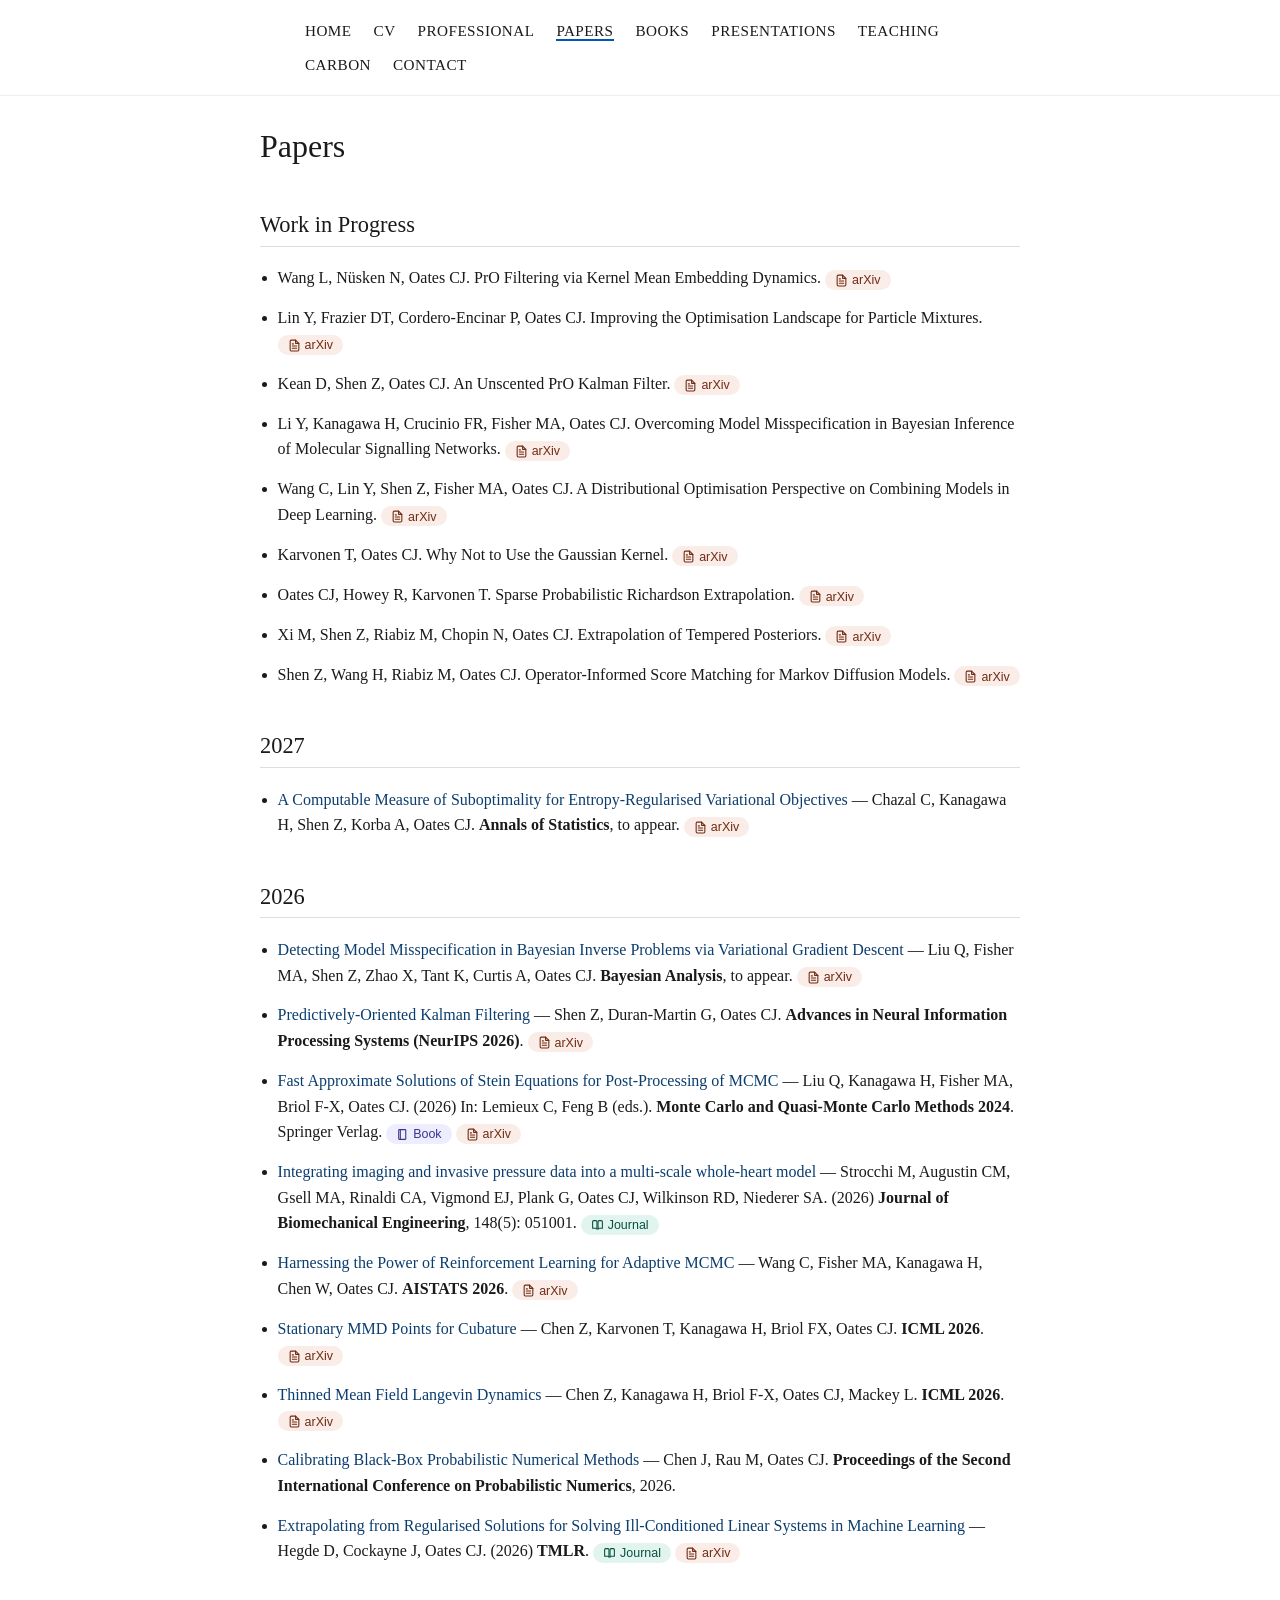
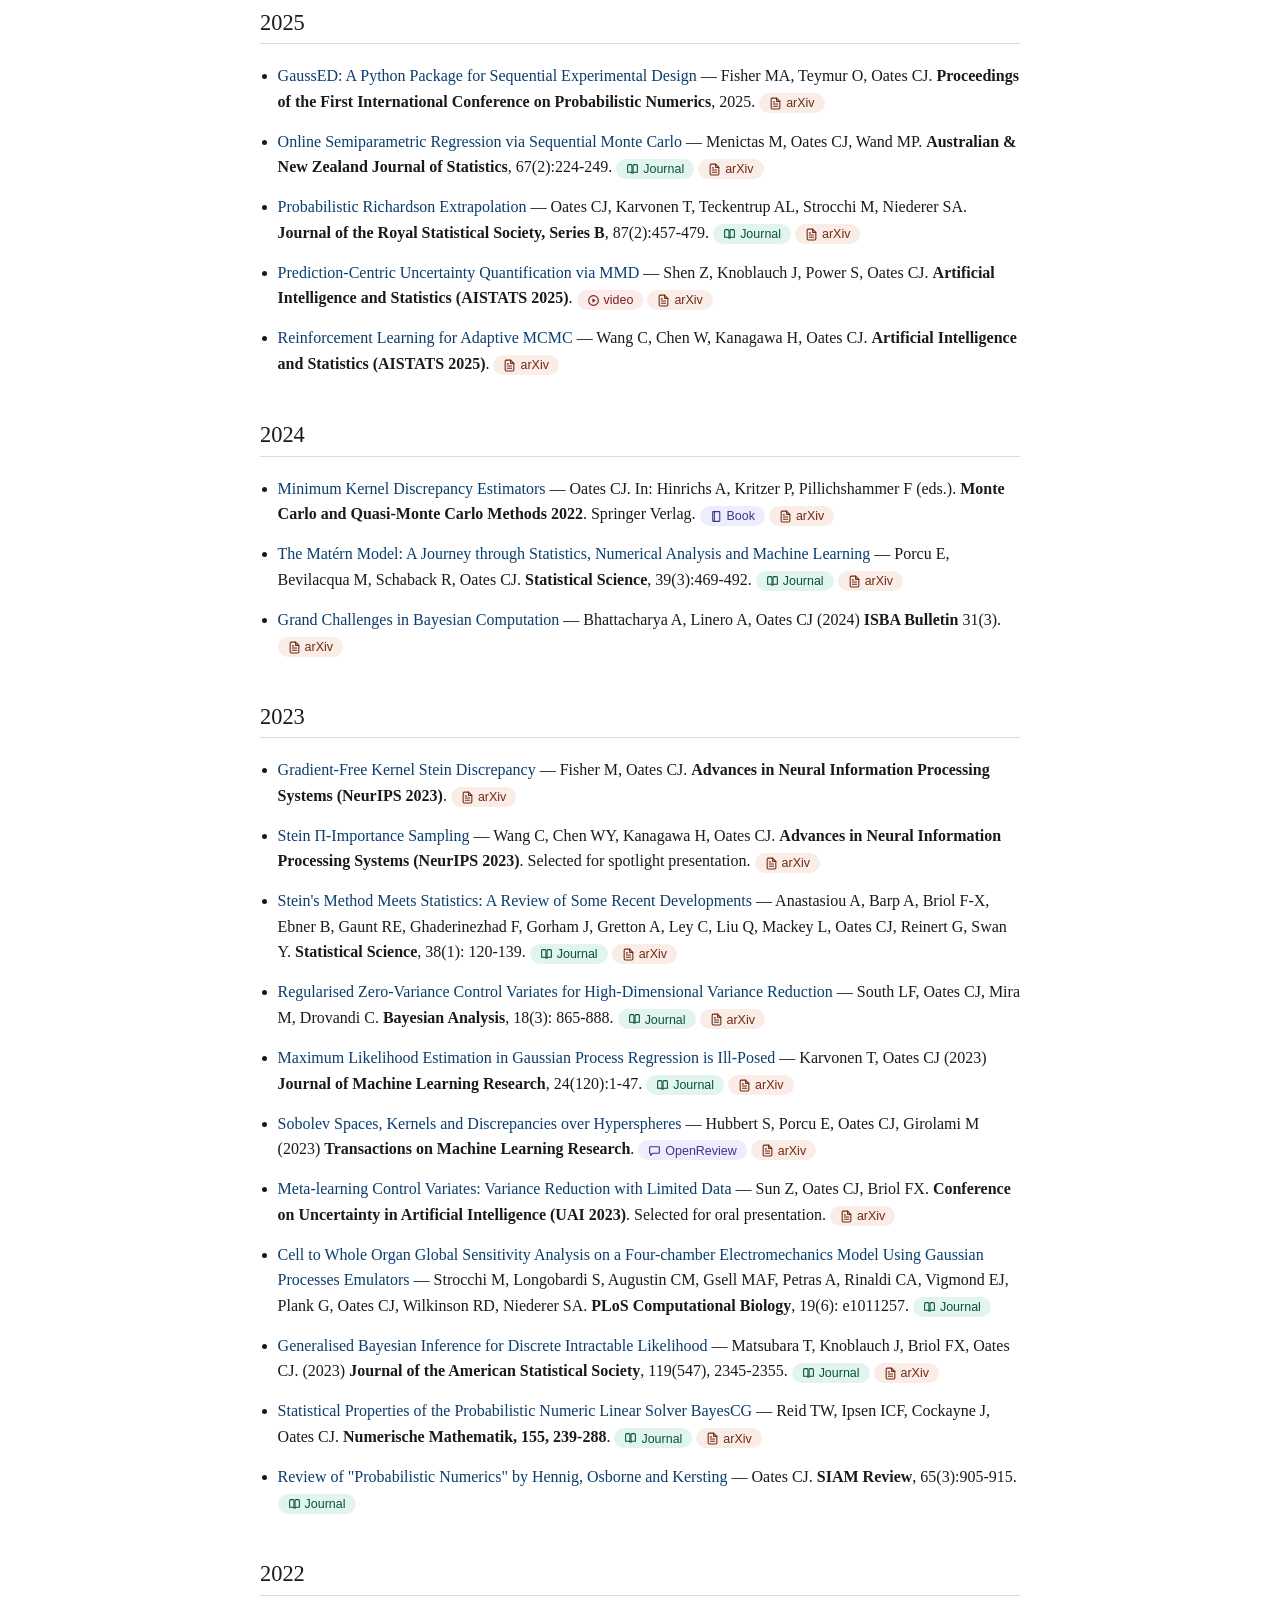
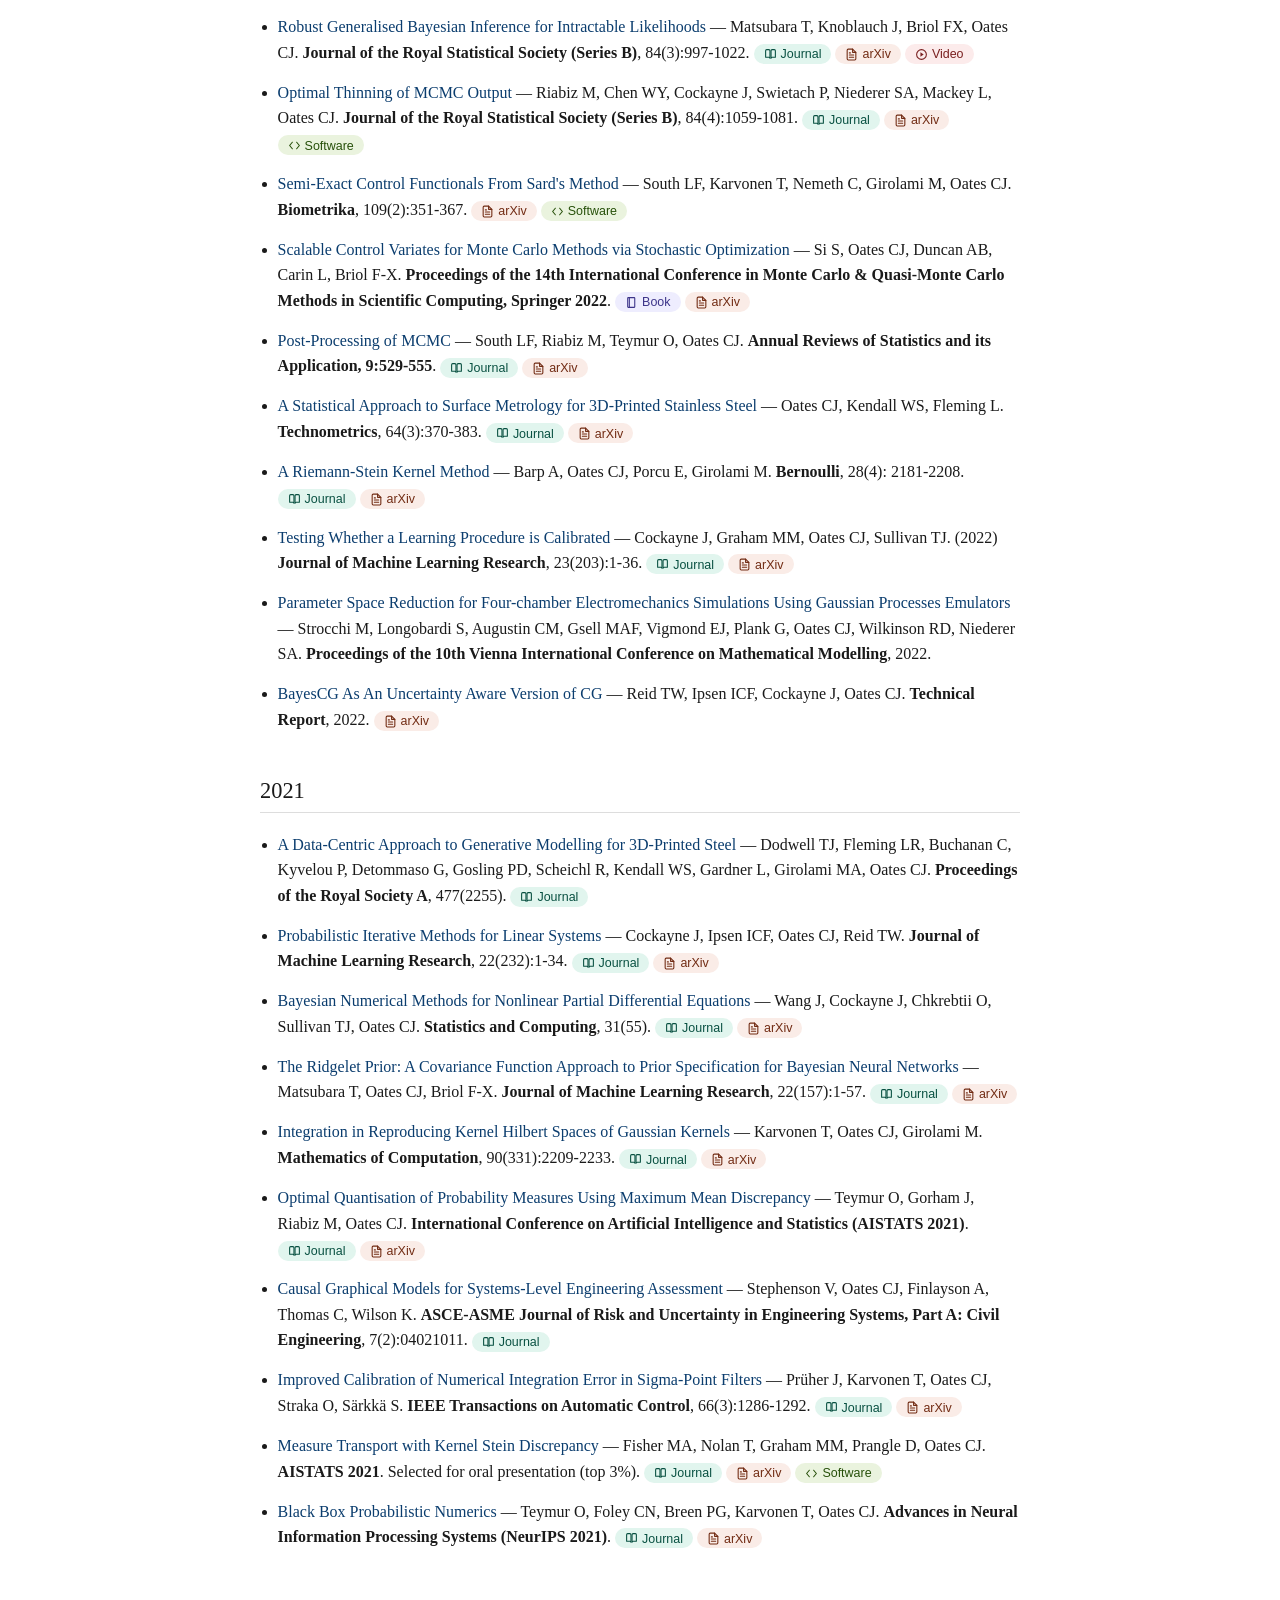
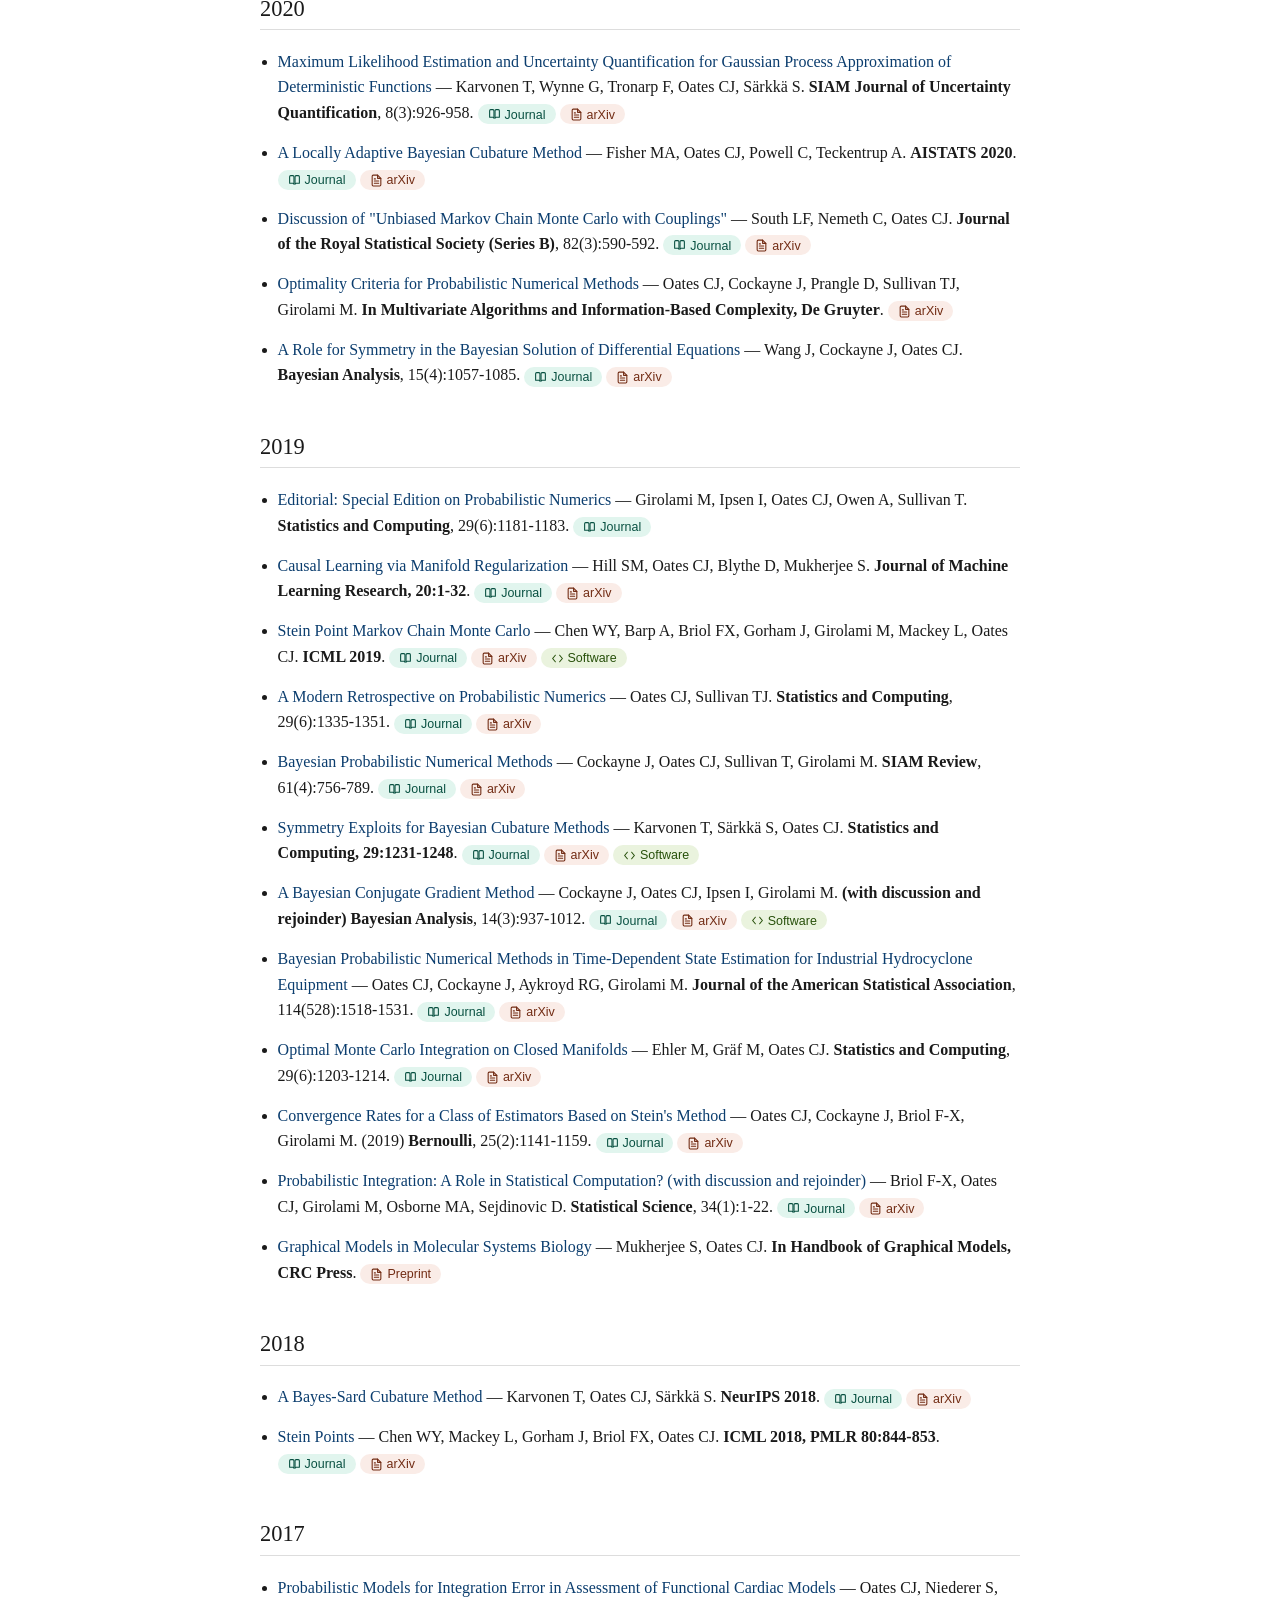
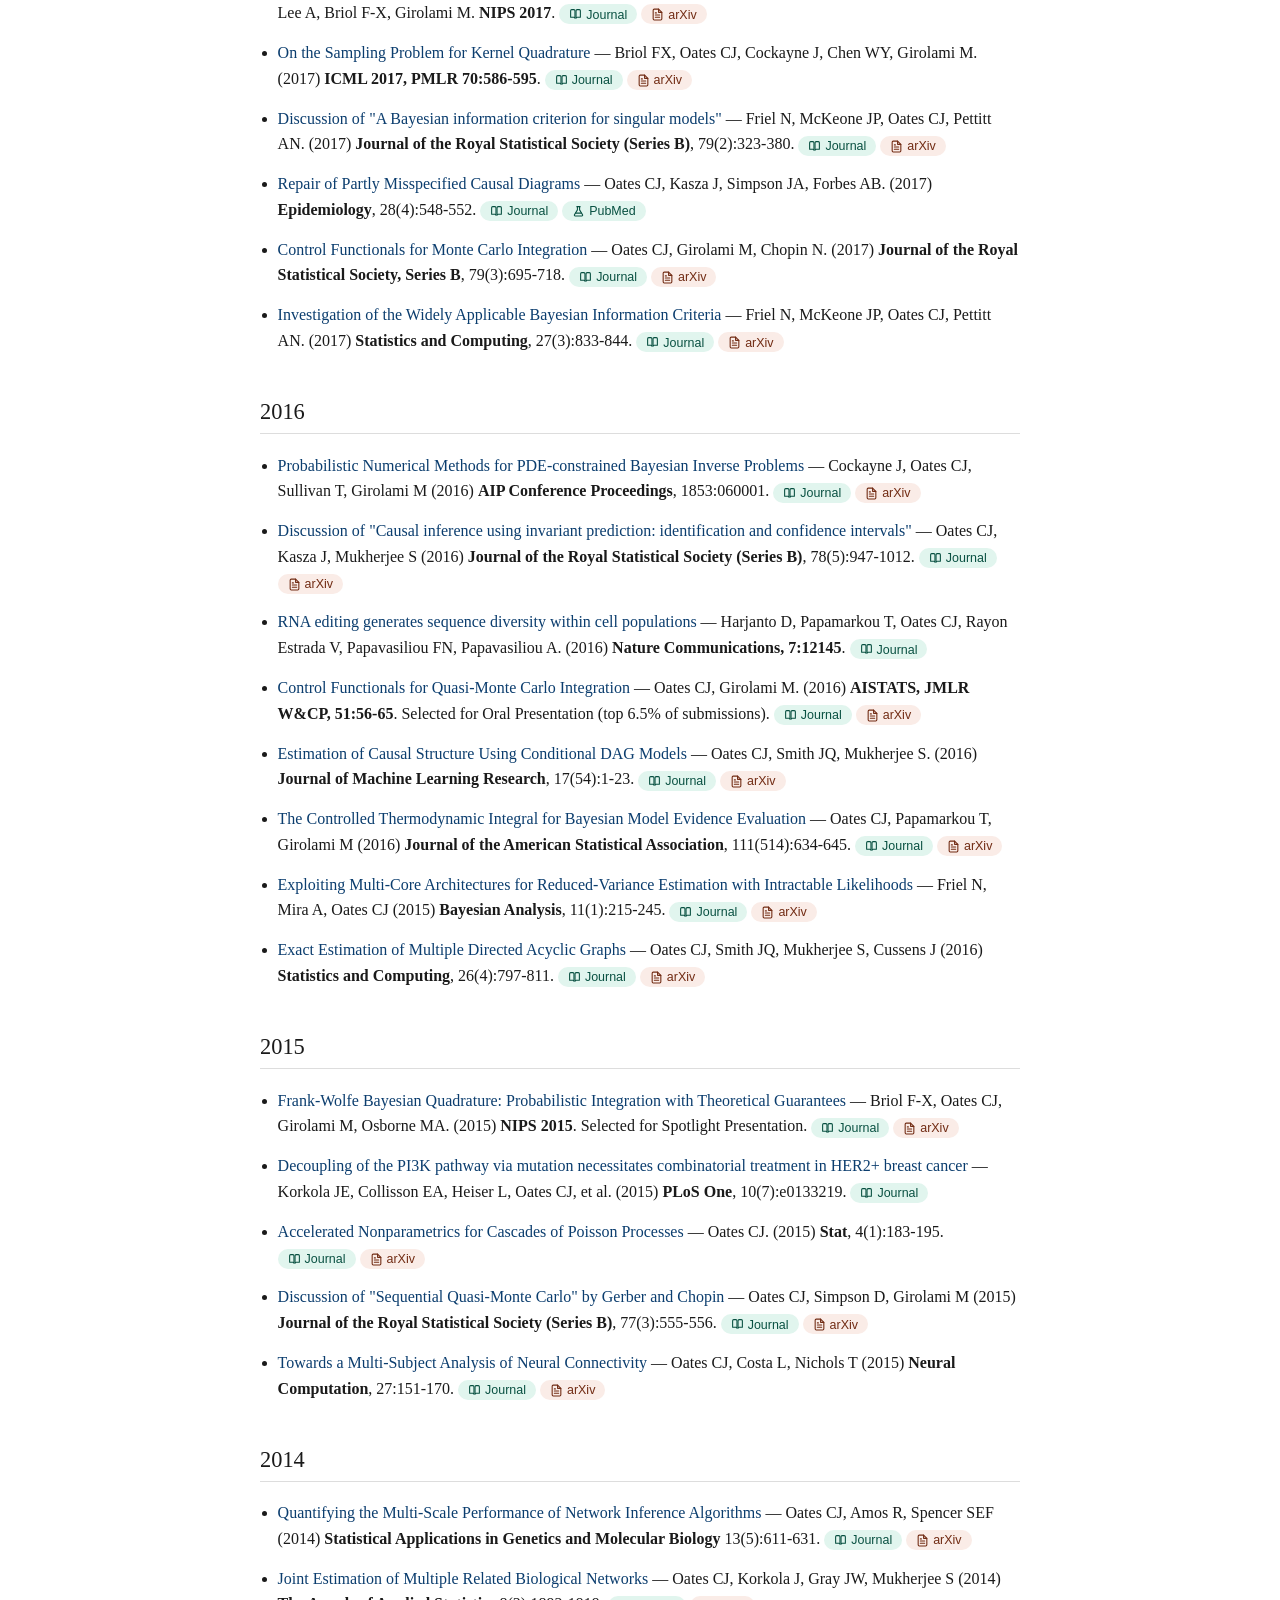
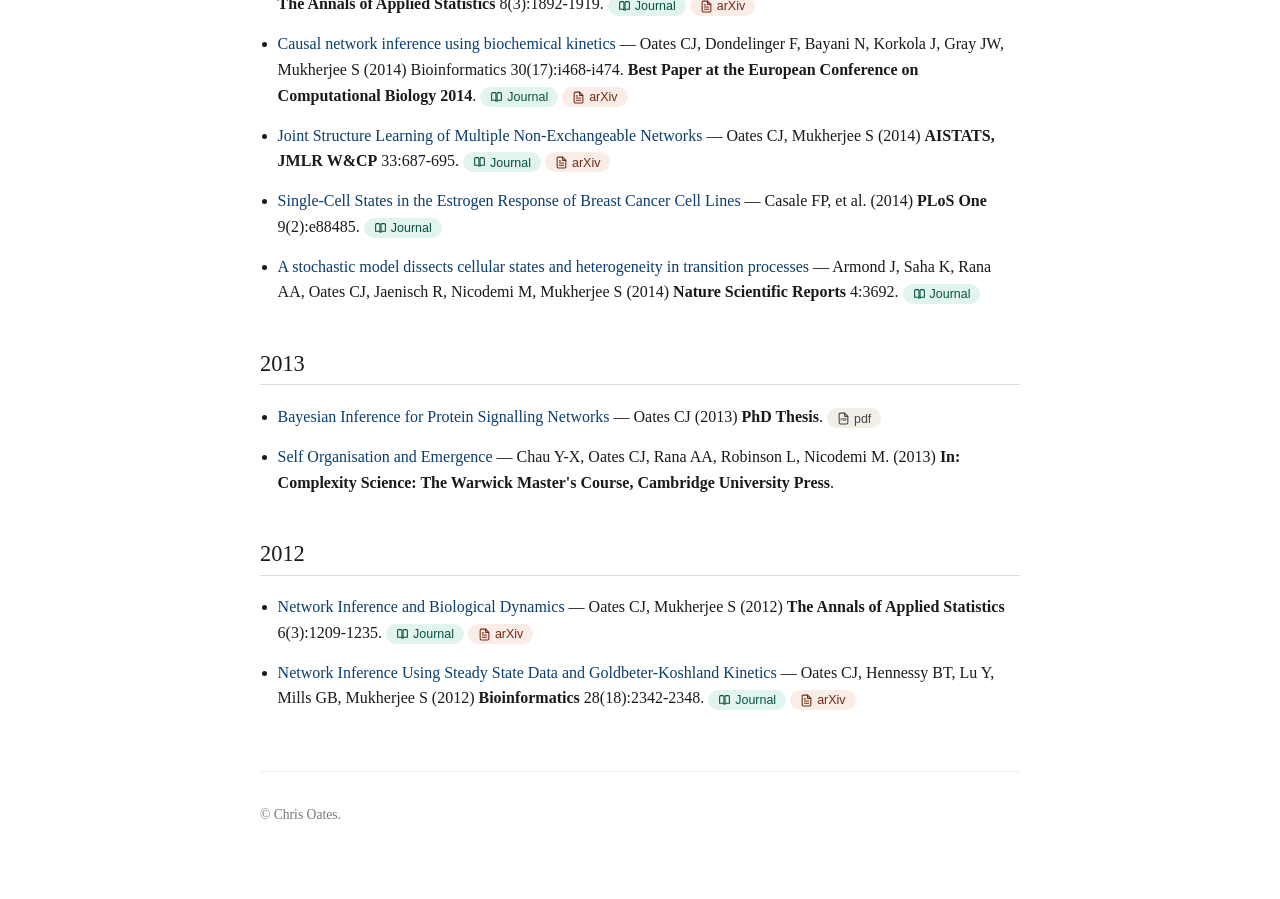
<file: papers.html>
<!DOCTYPE html>
<!--
  =============================================================
  papers.html — the full publication list, grouped by year.

  STRUCTURE OF THIS PAGE
  -----------------------
  Each year is an <h2> heading. Under each year is a
  <ul class="entry-list"> where every paper is one <li>, laid out
  over a few indented lines so it's easy to scan:

    <li>
      <span class="paper-title">TITLE</span> — AUTHORS. (YEAR) <strong>VENUE</strong>, extra citation details.
      <a href="URL" class="link-badge type-X">...</a>
    </li>

  The title is plain text (styled dark blue by .paper-title in
  style.css) — it is NOT a link. Only the small pill buttons
  underneath are clickable. Each paper can have zero, one, or
  several of these buttons, one per line.

  TO ADD A NEW PAPER
  -------------------
  1. Find (or create) the <h2> for the right year.
  2. Copy the template below, paste it as a new <li> inside that
     year's <ul class="entry-list">, and fill in the blanks.
  3. If it's a brand new year, copy this whole block instead and
     place it just below the "Work in Progress" section (most
     recent year first):

       <h2>20XX</h2>
       <ul class="entry-list">
         <li>...</li>
       </ul>

  COPY-PASTE TEMPLATE FOR ONE PAPER
  -----------------------------------
    <li>
      <span class="paper-title">Full paper title</span> — Author A, Author B, Oates CJ. (YEAR) <strong>Journal or conference name</strong>, volume/pages if known.
      <a href="https://arxiv.org/abs/XXXXX" class="link-badge type-arxiv"><svg class="badge-icon" aria-hidden="true"><use href="#icon-file-text"/></svg>arXiv</a>
    </li>
  Delete the <a> line if there's no link yet, or add more <a> lines
  (one per line) for extra buttons — see BADGE TYPES below.

  BADGE TYPES (class="link-badge type-X", icon symbol id in brackets)
  ---------------------------------------------------------------------
    type-arxiv     [icon-file-text]    coral   "arXiv" / "Preprint"
    type-journal   [icon-book-2]       teal    "Journal"
    type-web       [icon-world]        blue    "Web"
    type-video     [icon-play]         red     "Video"
    type-software  [icon-code]         green   "Code"
    type-slides    [icon-slides]       amber   "Slides"
    type-pdf       [icon-pdf]          gray    "PDF"
    type-book      [icon-book]         purple  "Book"
    type-article   [icon-news/icon-photo] pink "Article" / "Photo"
    type-other     [icon-external-link] gray   anything else
  The icon shapes themselves are defined once, near the top of
  <body>, in the "Shared icon sprite" block — see the comment
  there if you ever need to add a brand new icon.
  =============================================================
-->
<html lang="en">
<head>
  <meta charset="UTF-8">
  <meta name="viewport" content="width=device-width, initial-scale=1.0">
  <title>Papers — Chris Oates</title>
  <meta name="description" content="Full list of academic papers by Chris Oates.">
  <link rel="stylesheet" href="style.css">
</head>
<body>
<!-- ============================================================
     Shared icon sprite -- every badge icon is defined ONCE here
     as a <symbol>, then referenced below via a short
     <svg class="badge-icon"><use href="#icon-name"/></svg> instead
     of repeating the whole icon shape every time. This block is
     never shown directly (display:none). Adding a new badge type?
     Add a new <symbol id="icon-yourname"> shape here, in the same
     24x24 outline style, then reference it the same way.
     ============================================================ -->
<svg style="display:none" aria-hidden="true">
  <symbol id="icon-file-text" viewBox="0 0 24 24" fill="none" stroke="currentColor" stroke-width="2" stroke-linecap="round" stroke-linejoin="round"><path d="M14 2H6a2 2 0 0 0-2 2v16a2 2 0 0 0 2 2h12a2 2 0 0 0 2-2V8z"/><polyline points="14 2 14 8 20 8"/><line x1="8" y1="13" x2="16" y2="13"/><line x1="8" y1="17" x2="16" y2="17"/><line x1="8" y1="9" x2="10" y2="9"/></symbol>
  <symbol id="icon-world" viewBox="0 0 24 24" fill="none" stroke="currentColor" stroke-width="2" stroke-linecap="round" stroke-linejoin="round"><circle cx="12" cy="12" r="9"/><line x1="3" y1="12" x2="21" y2="12"/><path d="M12 3a15 15 0 0 1 0 18a15 15 0 0 1 0-18"/></symbol>
  <symbol id="icon-book-2" viewBox="0 0 24 24" fill="none" stroke="currentColor" stroke-width="2" stroke-linecap="round" stroke-linejoin="round"><path d="M3 5a2 2 0 0 1 2-2h4a2 2 0 0 1 2 2v14a2 2 0 0 0-2-2H3z"/><path d="M21 5a2 2 0 0 0-2-2h-4a2 2 0 0 0-2 2v14a2 2 0 0 1 2-2h6z"/></symbol>
  <symbol id="icon-external-link" viewBox="0 0 24 24" fill="none" stroke="currentColor" stroke-width="2" stroke-linecap="round" stroke-linejoin="round"><path d="M18 13v6a2 2 0 0 1-2 2H5a2 2 0 0 1-2-2V8a2 2 0 0 1 2-2h6"/><polyline points="15 3 21 3 21 9"/><line x1="10" y1="14" x2="21" y2="3"/></symbol>
  <symbol id="icon-play" viewBox="0 0 24 24" fill="none" stroke="currentColor" stroke-width="2" stroke-linecap="round" stroke-linejoin="round"><circle cx="12" cy="12" r="9"/><polygon points="10 8 16 12 10 16" fill="currentColor" stroke="none"/></symbol>
  <symbol id="icon-code" viewBox="0 0 24 24" fill="none" stroke="currentColor" stroke-width="2" stroke-linecap="round" stroke-linejoin="round"><polyline points="8 6 3 12 8 18"/><polyline points="16 6 21 12 16 18"/></symbol>
  <symbol id="icon-slides" viewBox="0 0 24 24" fill="none" stroke="currentColor" stroke-width="2" stroke-linecap="round" stroke-linejoin="round"><rect x="3" y="4" width="18" height="12" rx="1"/><line x1="12" y1="16" x2="12" y2="20"/><line x1="8" y1="20" x2="16" y2="20"/><polyline points="7 12 10 9 13 11 17 7"/></symbol>
  <symbol id="icon-news" viewBox="0 0 24 24" fill="none" stroke="currentColor" stroke-width="2" stroke-linecap="round" stroke-linejoin="round"><rect x="3" y="5" width="14" height="14" rx="1"/><line x1="7" y1="9" x2="13" y2="9"/><line x1="7" y1="12" x2="13" y2="12"/><line x1="7" y1="15" x2="11" y2="15"/><path d="M17 8h2a2 2 0 0 1 2 2v8a2 2 0 0 1-2 2H8"/></symbol>
  <symbol id="icon-book" viewBox="0 0 24 24" fill="none" stroke="currentColor" stroke-width="2" stroke-linecap="round" stroke-linejoin="round"><path d="M5 4a1 1 0 0 1 1-1h11a1 1 0 0 1 1 1v16a1 1 0 0 1-1 1H6a1 1 0 0 1-1-1z"/><line x1="8" y1="3" x2="8" y2="21"/></symbol>
  <symbol id="icon-photo" viewBox="0 0 24 24" fill="none" stroke="currentColor" stroke-width="2" stroke-linecap="round" stroke-linejoin="round"><rect x="3" y="4" width="18" height="16" rx="2"/><circle cx="8.5" cy="9.5" r="1.5" fill="currentColor" stroke="none"/><polyline points="4 17 9 12 14 17 16 15 20 19"/></symbol>
  <symbol id="icon-message" viewBox="0 0 24 24" fill="none" stroke="currentColor" stroke-width="2" stroke-linecap="round" stroke-linejoin="round"><path d="M4 5h16a1 1 0 0 1 1 1v10a1 1 0 0 1-1 1H9l-4 4v-4H4a1 1 0 0 1-1-1V6a1 1 0 0 1 1-1z"/></symbol>
  <symbol id="icon-flask" viewBox="0 0 24 24" fill="none" stroke="currentColor" stroke-width="2" stroke-linecap="round" stroke-linejoin="round"><path d="M9 3h6"/><path d="M10 3v6L4.5 18a1.5 1.5 0 0 0 1.3 2.2h12.4a1.5 1.5 0 0 0 1.3-2.2L14 9V3"/><line x1="7" y1="15" x2="17" y2="15"/></symbol>
  <symbol id="icon-pdf" viewBox="0 0 24 24" fill="none" stroke="currentColor" stroke-width="2" stroke-linecap="round" stroke-linejoin="round"><path d="M14 2H6a2 2 0 0 0-2 2v16a2 2 0 0 0 2 2h12a2 2 0 0 0 2-2V8z"/><polyline points="14 2 14 8 20 8"/><text x="6.3" y="17.5" font-size="6.5" font-family="Arial, sans-serif" font-weight="bold" fill="currentColor" stroke="none">PDF</text></symbol>
</svg>


<nav class="site-nav">
  <ul>
    <li><a href="index.html">Home</a></li>
    <li><a href="cv.pdf">CV</a></li>
    <li><a href="professional.html">Professional</a></li>
    <li><a href="papers.html" class="current">Papers</a></li>
    <li><a href="books.html">Books</a></li>
    <li><a href="presentations.html">Presentations</a></li>
    <li><a href="teaching.html">Teaching</a></li>
    <li><a href="carbon.html">Carbon</a></li>
    <li><a href="contact.html">Contact</a></li>
  </ul>
</nav>

<div class="page">
  <h1>Papers</h1>

  <h2>Work in Progress</h2>
  <ul class="entry-list">
    <li>
      Wang L, Nüsken N, Oates CJ. PrO Filtering via Kernel Mean Embedding Dynamics.
      <a href="https://arxiv.org/abs/2611.34809" class="link-badge type-arxiv"><svg class="badge-icon" aria-hidden="true"><use href="#icon-file-text"/></svg>arXiv</a>
    </li>
    <li>
      Lin Y, Frazier DT, Cordero-Encinar P, Oates CJ. Improving the Optimisation Landscape for Particle Mixtures.
      <a href="https://arxiv.org/abs/2611.26931" class="link-badge type-arxiv"><svg class="badge-icon" aria-hidden="true"><use href="#icon-file-text"/></svg>arXiv</a>
    </li>
    <li>
      Kean D, Shen Z, Oates CJ. An Unscented PrO Kalman Filter.
      <a href="https://arxiv.org/abs/2610.14773" class="link-badge type-arxiv"><svg class="badge-icon" aria-hidden="true"><use href="#icon-file-text"/></svg>arXiv</a>
    </li>
    <li>
      Li Y, Kanagawa H, Crucinio FR, Fisher MA, Oates CJ. Overcoming Model Misspecification in Bayesian Inference of Molecular
 Signalling Networks.
      <a href="https://arxiv.org/abs/2609.24590" class="link-badge type-arxiv"><svg class="badge-icon" aria-hidden="true"><use href="#icon-file-text"/></svg>arXiv</a>
    </li>
    <li>
      Wang C, Lin Y, Shen Z, Fisher MA, Oates CJ. A Distributional Optimisation Perspective on Combining Models in Deep
 Learning.
      <a href="https://arxiv.org/abs/2609.24328" class="link-badge type-arxiv"><svg class="badge-icon" aria-hidden="true"><use href="#icon-file-text"/></svg>arXiv</a>
    </li>
    <li>
      Karvonen T, Oates CJ. Why Not to Use the Gaussian Kernel.
      <a href="https://arxiv.org/abs/2608.26974" class="link-badge type-arxiv"><svg class="badge-icon" aria-hidden="true"><use href="#icon-file-text"/></svg>arXiv</a>
    </li>
    <li>
      Oates CJ, Howey R, Karvonen T. Sparse Probabilistic Richardson Extrapolation.
      <a href="https://arxiv.org/abs/2604.02072" class="link-badge type-arxiv"><svg class="badge-icon" aria-hidden="true"><use href="#icon-file-text"/></svg>arXiv</a>
    </li>
    <li>
      Xi M, Shen Z, Riabiz M, Chopin N, Oates CJ. Extrapolation of Tempered Posteriors.
      <a href="https://arxiv.org/abs/2509.12173" class="link-badge type-arxiv"><svg class="badge-icon" aria-hidden="true"><use href="#icon-file-text"/></svg>arXiv</a>
    </li>
    <li>
      Shen Z, Wang H, Riabiz M, Oates CJ. Operator-Informed Score Matching for Markov Diffusion Models.
      <a href="https://arxiv.org/abs/2406.09084" class="link-badge type-arxiv"><svg class="badge-icon" aria-hidden="true"><use href="#icon-file-text"/></svg>arXiv</a>
    </li>
  </ul>

  <h2>2027</h2>
  <ul class="entry-list">
    <li>
      <span class="paper-title">A Computable Measure of Suboptimality for Entropy-Regularised Variational Objectives</span> — Chazal C, Kanagawa H, Shen Z, Korba A, Oates CJ. <strong>Annals of Statistics</strong>, to appear.
      <a href="https://arxiv.org/abs/2509.10393" class="link-badge type-arxiv"><svg class="badge-icon" aria-hidden="true"><use href="#icon-file-text"/></svg>arXiv</a>
    </li>
  </ul>

  <h2>2026</h2>
  <ul class="entry-list">
    <li>
      <span class="paper-title">Detecting Model Misspecification in Bayesian Inverse Problems via Variational Gradient Descent</span> — Liu Q, Fisher MA, Shen Z, Zhao X, Tant K, Curtis A, Oates CJ. <strong>Bayesian Analysis</strong>, to appear.
      <!-- <a href="https://doi.org/10.1214/22-BA1328" class="link-badge type-journal"><svg class="badge-icon" aria-hidden="true"><use href="#icon-book-2"/></svg>Journal</a> -->
      <a href="https://arxiv.org/abs/2512.01667" class="link-badge type-arxiv"><svg class="badge-icon" aria-hidden="true"><use href="#icon-file-text"/></svg>arXiv</a>
    </li>
    <li>
      <span class="paper-title">Predictively-Oriented Kalman Filtering</span> — Shen Z, Duran-Martin G, Oates CJ. <strong>Advances in Neural Information Processing Systems (NeurIPS 2026)</strong>.
      <a href="https://arxiv.org/abs/2606.03230" class="link-badge type-arxiv"><svg class="badge-icon" aria-hidden="true"><use href="#icon-file-text"/></svg>arXiv</a>
    </li>
    <li>
      <span class="paper-title">Fast Approximate Solutions of Stein Equations for Post-Processing of MCMC</span> — Liu Q, Kanagawa H, Fisher MA, Briol F-X, Oates CJ. (2026) In: Lemieux C, Feng B (eds.). <strong>Monte Carlo and Quasi-Monte Carlo Methods 2024</strong>. Springer Verlag.
      <a href="https://link.springer.com/book/9783032105899" class="link-badge type-book"><svg class="badge-icon" aria-hidden="true"><use href="#icon-book"/></svg>Book</a>
      <a href="https://arxiv.org/abs/2501.06634" class="link-badge type-arxiv"><svg class="badge-icon" aria-hidden="true"><use href="#icon-file-text"/></svg>arXiv</a>
    </li>
    <li>
      <span class="paper-title">Integrating imaging and invasive pressure data into a multi-scale whole-heart model</span> — Strocchi M, Augustin CM, Gsell MA, Rinaldi CA, Vigmond EJ, Plank G, Oates CJ, Wilkinson RD, Niederer SA. (2026) <strong>Journal of Biomechanical Engineering</strong>, 148(5): 051001.
      <a href="https://asmedigitalcollection.asme.org/biomechanical/article/doi/10.1115/1.4069497/1221672" class="link-badge type-journal"><svg class="badge-icon" aria-hidden="true"><use href="#icon-book-2"/></svg>Journal</a>
    </li>
    <li>
      <span class="paper-title">Harnessing the Power of Reinforcement Learning for Adaptive MCMC</span> — Wang C, Fisher MA, Kanagawa H, Chen W, Oates CJ. <strong>AISTATS 2026</strong>.
      <a href="https://arxiv.org/abs/2507.00671" class="link-badge type-arxiv"><svg class="badge-icon" aria-hidden="true"><use href="#icon-file-text"/></svg>arXiv</a>
    </li>
    <li>
      <span class="paper-title">Stationary MMD Points for Cubature</span> — Chen Z, Karvonen T, Kanagawa H, Briol FX, Oates CJ. <strong>ICML 2026</strong>.
      <a href="https://arxiv.org/abs/2505.20754" class="link-badge type-arxiv"><svg class="badge-icon" aria-hidden="true"><use href="#icon-file-text"/></svg>arXiv</a>
    </li>
    <li>
      <span class="paper-title">Thinned Mean Field Langevin Dynamics</span> — Chen Z, Kanagawa H, Briol F-X, Oates CJ, Mackey L. <strong>ICML 2026</strong>.
      <a href="https://arxiv.org/abs/2605.28589" class="link-badge type-arxiv"><svg class="badge-icon" aria-hidden="true"><use href="#icon-file-text"/></svg>arXiv</a>
    </li>
    <li><span class="paper-title">Calibrating Black-Box Probabilistic Numerical Methods</span> — Chen J, Rau M, Oates CJ. <strong>Proceedings of the Second International Conference on Probabilistic Numerics</strong>, 2026.</li>
    <li>
      <span class="paper-title">Extrapolating from Regularised Solutions for Solving Ill-Conditioned Linear Systems in Machine Learning</span> — Hegde D, Cockayne J, Oates CJ. (2026) <strong>TMLR</strong>.
      <a href="https://openreview.net/forum?id=fqbkenUpRa" class="link-badge type-journal"><svg class="badge-icon" aria-hidden="true"><use href="#icon-book-2"/></svg>Journal</a>
      <a href="https://arxiv.org/abs/2606.30328" class="link-badge type-arxiv"><svg class="badge-icon" aria-hidden="true"><use href="#icon-file-text"/></svg>arXiv</a>
    </li>
  </ul>

  <h2>2025</h2>
  <ul class="entry-list">
    <li>
      <span class="paper-title">GaussED: A Python Package for Sequential Experimental Design</span> — Fisher MA, Teymur O, Oates CJ. <strong>Proceedings of the First International Conference on Probabilistic Numerics</strong>, 2025.
      <a href="https://arxiv.org/abs/2110.08072" class="link-badge type-arxiv"><svg class="badge-icon" aria-hidden="true"><use href="#icon-file-text"/></svg>arXiv</a>
    </li>
    <li>
      <span class="paper-title">Online Semiparametric Regression via Sequential Monte Carlo</span> — Menictas M, Oates CJ, Wand MP. <strong>Australian &amp; New Zealand Journal of Statistics</strong>, 67(2):224-249.
      <a href="https://doi.org/10.1111/anzs.12440" class="link-badge type-journal"><svg class="badge-icon" aria-hidden="true"><use href="#icon-book-2"/></svg>Journal</a>
      <a href="https://arxiv.org/abs/2310.12391" class="link-badge type-arxiv"><svg class="badge-icon" aria-hidden="true"><use href="#icon-file-text"/></svg>arXiv</a>
    </li>
    <li>
      <span class="paper-title">Probabilistic Richardson Extrapolation</span> — Oates CJ, Karvonen T, Teckentrup AL, Strocchi M, Niederer SA. <strong>Journal of the Royal Statistical Society, Series B</strong>, 87(2):457-479.
      <a href="https://doi.org/10.1093/jrsssb/qkae098" class="link-badge type-journal"><svg class="badge-icon" aria-hidden="true"><use href="#icon-book-2"/></svg>Journal</a>
      <a href="https://arxiv.org/abs/2401.07562" class="link-badge type-arxiv"><svg class="badge-icon" aria-hidden="true"><use href="#icon-file-text"/></svg>arXiv</a>
    </li>
    <li>
      <span class="paper-title">Prediction-Centric Uncertainty Quantification via MMD</span> — Shen Z, Knoblauch J, Power S, Oates CJ. <strong>Artificial Intelligence and Statistics (AISTATS 2025)</strong>.
      <a href="https://youtu.be/A_pl_PMWL-g?feature=shared" class="link-badge type-video"><svg class="badge-icon" aria-hidden="true"><use href="#icon-play"/></svg>video</a>
      <a href="https://arxiv.org/abs/2410.11637" class="link-badge type-arxiv"><svg class="badge-icon" aria-hidden="true"><use href="#icon-file-text"/></svg>arXiv</a>
    </li>
    <li>
      <span class="paper-title">Reinforcement Learning for Adaptive MCMC</span> — Wang C, Chen W, Kanagawa H, Oates CJ. <strong>Artificial Intelligence and Statistics (AISTATS 2025)</strong>.
      <a href="https://arxiv.org/abs/2405.13574" class="link-badge type-arxiv"><svg class="badge-icon" aria-hidden="true"><use href="#icon-file-text"/></svg>arXiv</a>
    </li>
  </ul>

  <h2>2024</h2>
  <ul class="entry-list">
    <li>
      <span class="paper-title">Minimum Kernel Discrepancy Estimators</span> — Oates CJ. In: Hinrichs A, Kritzer P, Pillichshammer F (eds.). <strong>Monte Carlo and Quasi-Monte Carlo Methods 2022</strong>. Springer Verlag.
      <a href="https://doi.org/10.1007/978-3-031-59762-6" class="link-badge type-book"><svg class="badge-icon" aria-hidden="true"><use href="#icon-book"/></svg>Book</a>
      <a href="https://arxiv.org/abs/2210.16357" class="link-badge type-arxiv"><svg class="badge-icon" aria-hidden="true"><use href="#icon-file-text"/></svg>arXiv</a>
    </li>
    <li>
      <span class="paper-title">The Matérn Model: A Journey through Statistics, Numerical Analysis and Machine Learning</span> — Porcu E, Bevilacqua M, Schaback R, Oates CJ. <strong>Statistical Science</strong>, 39(3):469-492.
      <a href="http://dx.doi.org/10.1214/24-STS923" class="link-badge type-journal"><svg class="badge-icon" aria-hidden="true"><use href="#icon-book-2"/></svg>Journal</a>
      <a href="https://arxiv.org/abs/2303.02759" class="link-badge type-arxiv"><svg class="badge-icon" aria-hidden="true"><use href="#icon-file-text"/></svg>arXiv</a>
    </li>
    <li>
      <span class="paper-title">Grand Challenges in Bayesian Computation</span> — Bhattacharya A, Linero A, Oates CJ (2024) <strong>ISBA Bulletin</strong> 31(3).
      <a href="https://arxiv.org/abs/2410.00496" class="link-badge type-arxiv"><svg class="badge-icon" aria-hidden="true"><use href="#icon-file-text"/></svg>arXiv</a>
    </li>
  </ul>

  <h2>2023</h2>
  <ul class="entry-list">
    <li>
      <span class="paper-title">Gradient-Free Kernel Stein Discrepancy</span> — Fisher M, Oates CJ. <strong>Advances in Neural Information Processing Systems (NeurIPS 2023)</strong>.
      <a href="https://arxiv.org/abs/2207.02636" class="link-badge type-arxiv"><svg class="badge-icon" aria-hidden="true"><use href="#icon-file-text"/></svg>arXiv</a>
    </li>
    <li>
      <span class="paper-title">Stein Π-Importance Sampling</span> — Wang C, Chen WY, Kanagawa H, Oates CJ. <strong>Advances in Neural Information Processing Systems (NeurIPS 2023)</strong>. Selected for spotlight presentation.
      <a href="https://arxiv.org/abs/2305.10068" class="link-badge type-arxiv"><svg class="badge-icon" aria-hidden="true"><use href="#icon-file-text"/></svg>arXiv</a>
    </li>
    <li>
      <span class="paper-title">Stein's Method Meets Statistics: A Review of Some Recent Developments</span> — Anastasiou A, Barp A, Briol F-X, Ebner B, Gaunt RE, Ghaderinezhad F, Gorham J, Gretton A, Ley C, Liu Q, Mackey L, Oates CJ, Reinert G, Swan Y. <strong>Statistical Science</strong>, 38(1): 120-139.
      <a href="http://dx.doi.org/10.1214/22-STS863" class="link-badge type-journal"><svg class="badge-icon" aria-hidden="true"><use href="#icon-book-2"/></svg>Journal</a>
      <a href="https://arxiv.org/abs/2105.03481" class="link-badge type-arxiv"><svg class="badge-icon" aria-hidden="true"><use href="#icon-file-text"/></svg>arXiv</a>
    </li>
    <li>
      <span class="paper-title">Regularised Zero-Variance Control Variates for High-Dimensional Variance Reduction</span> — South LF, Oates CJ, Mira M, Drovandi C. <strong>Bayesian Analysis</strong>, 18(3): 865-888.
      <a href="https://doi.org/10.1214/22-BA1328" class="link-badge type-journal"><svg class="badge-icon" aria-hidden="true"><use href="#icon-book-2"/></svg>Journal</a>
      <a href="https://arxiv.org/abs/1811.05073" class="link-badge type-arxiv"><svg class="badge-icon" aria-hidden="true"><use href="#icon-file-text"/></svg>arXiv</a>
    </li>
    <li>
      <span class="paper-title">Maximum Likelihood Estimation in Gaussian Process Regression is Ill-Posed</span> — Karvonen T, Oates CJ (2023) <strong>Journal of Machine Learning Research</strong>, 24(120):1-47.
      <a href="https://jmlr.org/papers/v24/22-1153.html" class="link-badge type-journal"><svg class="badge-icon" aria-hidden="true"><use href="#icon-book-2"/></svg>Journal</a>
      <a href="https://arxiv.org/abs/2203.09179" class="link-badge type-arxiv"><svg class="badge-icon" aria-hidden="true"><use href="#icon-file-text"/></svg>arXiv</a>
    </li>
    <li>
      <span class="paper-title">Sobolev Spaces, Kernels and Discrepancies over Hyperspheres</span> — Hubbert S, Porcu E, Oates CJ, Girolami M (2023) <strong>Transactions on Machine Learning Research</strong>.
      <a href="https://openreview.net/forum?id=82hRiAbnnm" class="link-badge type-book"><svg class="badge-icon" aria-hidden="true"><use href="#icon-message"/></svg>OpenReview</a>
      <a href="https://arxiv.org/abs/2211.09196" class="link-badge type-arxiv"><svg class="badge-icon" aria-hidden="true"><use href="#icon-file-text"/></svg>arXiv</a>
    </li>
    <li>
      <span class="paper-title">Meta-learning Control Variates: Variance Reduction with Limited Data</span> — Sun Z, Oates CJ, Briol FX. <strong>Conference on Uncertainty in Artificial Intelligence (UAI 2023)</strong>. Selected for oral presentation.
      <a href="https://arxiv.org/abs/2303.04756" class="link-badge type-arxiv"><svg class="badge-icon" aria-hidden="true"><use href="#icon-file-text"/></svg>arXiv</a>
    </li>
    <li>
      <span class="paper-title">Cell to Whole Organ Global Sensitivity Analysis on a Four-chamber Electromechanics Model Using Gaussian Processes Emulators</span> — Strocchi M, Longobardi S, Augustin CM, Gsell MAF, Petras A, Rinaldi CA, Vigmond EJ, Plank G, Oates CJ, Wilkinson RD, Niederer SA. <strong>PLoS Computational Biology</strong>, 19(6): e1011257.
      <a href="https://journals.plos.org/ploscompbiol/article?id=10.1371%2Fjournal.pcbi.1011257" class="link-badge type-journal"><svg class="badge-icon" aria-hidden="true"><use href="#icon-book-2"/></svg>Journal</a>
    </li>
    <li>
      <span class="paper-title">Generalised Bayesian Inference for Discrete Intractable Likelihood</span> — Matsubara T, Knoblauch J, Briol FX, Oates CJ. (2023) <strong>Journal of the American Statistical Society</strong>, 119(547), 2345-2355.
      <a href="https://doi.org/10.1080/01621459.2023.2257891" class="link-badge type-journal"><svg class="badge-icon" aria-hidden="true"><use href="#icon-book-2"/></svg>Journal</a>
      <a href="https://arxiv.org/abs/2206.08420" class="link-badge type-arxiv"><svg class="badge-icon" aria-hidden="true"><use href="#icon-file-text"/></svg>arXiv</a>
    </li>
    <li>
      <span class="paper-title">Statistical Properties of the Probabilistic Numeric Linear Solver BayesCG</span> — Reid TW, Ipsen ICF, Cockayne J, Oates CJ. <strong>Numerische Mathematik, 155, 239-288</strong>.
      <a href="https://link.springer.com/article/10.1007/s00211-023-01375-7" class="link-badge type-journal"><svg class="badge-icon" aria-hidden="true"><use href="#icon-book-2"/></svg>Journal</a>
      <a href="https://arxiv.org/abs/2208.03885" class="link-badge type-arxiv"><svg class="badge-icon" aria-hidden="true"><use href="#icon-file-text"/></svg>arXiv</a>
    </li>
    <li>
      <span class="paper-title">Review of "Probabilistic Numerics" by Hennig, Osborne and Kersting</span> — Oates CJ. <strong>SIAM Review</strong>, 65(3):905-915.
      <a href="https://doi.org/10.1137/23N975764" class="link-badge type-journal"><svg class="badge-icon" aria-hidden="true"><use href="#icon-book-2"/></svg>Journal</a>
    </li>
  </ul>

  <h2>2022</h2>
  <ul class="entry-list">
    <li>
      <span class="paper-title">Robust Generalised Bayesian Inference for Intractable Likelihoods</span> — Matsubara T, Knoblauch J, Briol FX, Oates CJ. <strong>Journal of the Royal Statistical Society (Series B)</strong>, 84(3):997-1022.
      <a href="https://rss.onlinelibrary.wiley.com/doi/full/10.1111/rssb.12500" class="link-badge type-journal"><svg class="badge-icon" aria-hidden="true"><use href="#icon-book-2"/></svg>Journal</a>
      <a href="https://arxiv.org/abs/2104.07359" class="link-badge type-arxiv"><svg class="badge-icon" aria-hidden="true"><use href="#icon-file-text"/></svg>arXiv</a>
      <a href="https://tube.switch.ch/videos/mlsbm20IkU" class="link-badge type-video"><svg class="badge-icon" aria-hidden="true"><use href="#icon-play"/></svg>Video</a>
    </li>
    <li>
      <span class="paper-title">Optimal Thinning of MCMC Output</span> — Riabiz M, Chen WY, Cockayne J, Swietach P, Niederer SA, Mackey L, Oates CJ. <strong>Journal of the Royal Statistical Society (Series B)</strong>, 84(4):1059-1081.
      <a href="https://rss.onlinelibrary.wiley.com/doi/full/10.1111/rssb.12503" class="link-badge type-journal"><svg class="badge-icon" aria-hidden="true"><use href="#icon-book-2"/></svg>Journal</a>
      <a href="https://arxiv.org/abs/2005.03952" class="link-badge type-arxiv"><svg class="badge-icon" aria-hidden="true"><use href="#icon-file-text"/></svg>arXiv</a>
      <a href="http://stein-thinning.org" class="link-badge type-software"><svg class="badge-icon" aria-hidden="true"><use href="#icon-code"/></svg>Software</a>
    </li>
    <li>
      <span class="paper-title">Semi-Exact Control Functionals From Sard's Method</span> — South LF, Karvonen T, Nemeth C, Girolami M, Oates CJ. <strong>Biometrika</strong>, 109(2):351-367.
      <a href="https://arxiv.org/abs/2002.00033" class="link-badge type-arxiv"><svg class="badge-icon" aria-hidden="true"><use href="#icon-file-text"/></svg>arXiv</a>
      <a href="https://github.com/LeahPrice/ZVCV" class="link-badge type-software"><svg class="badge-icon" aria-hidden="true"><use href="#icon-code"/></svg>Software</a>
    </li>
    <li>
      <span class="paper-title">Scalable Control Variates for Monte Carlo Methods via Stochastic Optimization</span> — Si S, Oates CJ, Duncan AB, Carin L, Briol F-X. <strong>Proceedings of the 14th International Conference in Monte Carlo &amp; Quasi-Monte Carlo Methods in Scientific Computing, Springer 2022</strong>.
      <a href="https://link.springer.com/book/10.1007/978-3-030-98319-2" class="link-badge type-book"><svg class="badge-icon" aria-hidden="true"><use href="#icon-book"/></svg>Book</a>
      <a href="https://arxiv.org/abs/2006.07487" class="link-badge type-arxiv"><svg class="badge-icon" aria-hidden="true"><use href="#icon-file-text"/></svg>arXiv</a>
    </li>
    <li>
      <span class="paper-title">Post-Processing of MCMC</span> — South LF, Riabiz M, Teymur O, Oates CJ. <strong>Annual Reviews of Statistics and its Application, 9:529-555</strong>.
      <a href="https://www.annualreviews.org/doi/full/10.1146/annurev-statistics-040220-091727" class="link-badge type-journal"><svg class="badge-icon" aria-hidden="true"><use href="#icon-book-2"/></svg>Journal</a>
      <a href="https://arxiv.org/abs/2103.16048" class="link-badge type-arxiv"><svg class="badge-icon" aria-hidden="true"><use href="#icon-file-text"/></svg>arXiv</a>
    </li>
    <li>
      <span class="paper-title">A Statistical Approach to Surface Metrology for 3D-Printed Stainless Steel</span> — Oates CJ, Kendall WS, Fleming L. <strong>Technometrics</strong>, 64(3):370-383.
      <a href="https://www.tandfonline.com/doi/full/10.1080/00401706.2021.2009034" class="link-badge type-journal"><svg class="badge-icon" aria-hidden="true"><use href="#icon-book-2"/></svg>Journal</a>
      <a href="https://arxiv.org/abs/2111.07745" class="link-badge type-arxiv"><svg class="badge-icon" aria-hidden="true"><use href="#icon-file-text"/></svg>arXiv</a>
    </li>
    <li>
      <span class="paper-title">A Riemann-Stein Kernel Method</span> — Barp A, Oates CJ, Porcu E, Girolami M. <strong>Bernoulli</strong>, 28(4): 2181-2208.
      <a href="https://projecteuclid.org/journals/bernoulli/volume-28/issue-4/A-RiemannStein-kernel-method/10.3150/21-BEJ1415.short" class="link-badge type-journal"><svg class="badge-icon" aria-hidden="true"><use href="#icon-book-2"/></svg>Journal</a>
      <a href="https://arxiv.org/abs/1810.04946" class="link-badge type-arxiv"><svg class="badge-icon" aria-hidden="true"><use href="#icon-file-text"/></svg>arXiv</a>
    </li>
    <li>
      <span class="paper-title">Testing Whether a Learning Procedure is Calibrated</span> — Cockayne J, Graham MM, Oates CJ, Sullivan TJ. (2022) <strong>Journal of Machine Learning Research</strong>, 23(203):1-36.
      <a href="https://www.jmlr.org/papers/v23/21-1065.html" class="link-badge type-journal"><svg class="badge-icon" aria-hidden="true"><use href="#icon-book-2"/></svg>Journal</a>
      <a href="https://arxiv.org/abs/2012.12670" class="link-badge type-arxiv"><svg class="badge-icon" aria-hidden="true"><use href="#icon-file-text"/></svg>arXiv</a>
    </li>
    <li><span class="paper-title">Parameter Space Reduction for Four-chamber Electromechanics Simulations Using Gaussian Processes Emulators</span> — Strocchi M, Longobardi S, Augustin CM, Gsell MAF, Vigmond EJ, Plank G, Oates CJ, Wilkinson RD, Niederer SA. <strong>Proceedings of the 10th Vienna International Conference on Mathematical Modelling</strong>, 2022.</li>
    <li>
      <span class="paper-title">BayesCG As An Uncertainty Aware Version of CG</span> — Reid TW, Ipsen ICF, Cockayne J, Oates CJ. <strong>Technical Report</strong>, 2022.
      <a href="https://arxiv.org/abs/2008.03225" class="link-badge type-arxiv"><svg class="badge-icon" aria-hidden="true"><use href="#icon-file-text"/></svg>arXiv</a>
    </li>
  </ul>

  <h2>2021</h2>
  <ul class="entry-list">
    <li>
      <span class="paper-title">A Data-Centric Approach to Generative Modelling for 3D-Printed Steel</span> — Dodwell TJ, Fleming LR, Buchanan C, Kyvelou P, Detommaso G, Gosling PD, Scheichl R, Kendall WS, Gardner L, Girolami MA, Oates CJ. <strong>Proceedings of the Royal Society A</strong>, 477(2255).
      <a href="https://royalsocietypublishing.org/doi/10.1098/rspa.2021.0444" class="link-badge type-journal"><svg class="badge-icon" aria-hidden="true"><use href="#icon-book-2"/></svg>Journal</a>
    </li>
    <li>
      <span class="paper-title">Probabilistic Iterative Methods for Linear Systems</span> — Cockayne J, Ipsen ICF, Oates CJ, Reid TW. <strong>Journal of Machine Learning Research</strong>, 22(232):1-34.
      <a href="https://jmlr.org/papers/v22/21-0031.html" class="link-badge type-journal"><svg class="badge-icon" aria-hidden="true"><use href="#icon-book-2"/></svg>Journal</a>
      <a href="https://arxiv.org/abs/2012.12615" class="link-badge type-arxiv"><svg class="badge-icon" aria-hidden="true"><use href="#icon-file-text"/></svg>arXiv</a>
    </li>
    <li>
      <span class="paper-title">Bayesian Numerical Methods for Nonlinear Partial Differential Equations</span> — Wang J, Cockayne J, Chkrebtii O, Sullivan TJ, Oates CJ. <strong>Statistics and Computing</strong>, 31(55).
      <a href="https://doi.org/10.1007/s11222-021-10030-w" class="link-badge type-journal"><svg class="badge-icon" aria-hidden="true"><use href="#icon-book-2"/></svg>Journal</a>
      <a href="https://arxiv.org/abs/2104.12587" class="link-badge type-arxiv"><svg class="badge-icon" aria-hidden="true"><use href="#icon-file-text"/></svg>arXiv</a>
    </li>
    <li>
      <span class="paper-title">The Ridgelet Prior: A Covariance Function Approach to Prior Specification for Bayesian Neural Networks</span> — Matsubara T, Oates CJ, Briol F-X. <strong>Journal of Machine Learning Research</strong>, 22(157):1-57.
      <a href="https://www.jmlr.org/papers/v22/20-1300.html" class="link-badge type-journal"><svg class="badge-icon" aria-hidden="true"><use href="#icon-book-2"/></svg>Journal</a>
      <a href="https://arxiv.org/abs/2010.08488" class="link-badge type-arxiv"><svg class="badge-icon" aria-hidden="true"><use href="#icon-file-text"/></svg>arXiv</a>
    </li>
    <li>
      <span class="paper-title">Integration in Reproducing Kernel Hilbert Spaces of Gaussian Kernels</span> — Karvonen T, Oates CJ, Girolami M. <strong>Mathematics of Computation</strong>, 90(331):2209-2233.
      <a href="https://doi.org/10.1090/mcom/3659" class="link-badge type-journal"><svg class="badge-icon" aria-hidden="true"><use href="#icon-book-2"/></svg>Journal</a>
      <a href="https://arxiv.org/abs/2004.12654" class="link-badge type-arxiv"><svg class="badge-icon" aria-hidden="true"><use href="#icon-file-text"/></svg>arXiv</a>
    </li>
    <li>
      <span class="paper-title">Optimal Quantisation of Probability Measures Using Maximum Mean Discrepancy</span> — Teymur O, Gorham J, Riabiz M, Oates CJ. <strong>International Conference on Artificial Intelligence and Statistics (AISTATS 2021)</strong>.
      <a href="http://proceedings.mlr.press/v130/teymur21a.html" class="link-badge type-journal"><svg class="badge-icon" aria-hidden="true"><use href="#icon-book-2"/></svg>Journal</a>
      <a href="https://arxiv.org/abs/2010.07064" class="link-badge type-arxiv"><svg class="badge-icon" aria-hidden="true"><use href="#icon-file-text"/></svg>arXiv</a>
    </li>
    <li>
      <span class="paper-title">Causal Graphical Models for Systems-Level Engineering Assessment</span> — Stephenson V, Oates CJ, Finlayson A, Thomas C, Wilson K. <strong>ASCE-ASME Journal of Risk and Uncertainty in Engineering Systems, Part A: Civil Engineering</strong>, 7(2):04021011.
      <a href="https://ascelibrary.org/doi/10.1061/AJRUA6.0001116" class="link-badge type-journal"><svg class="badge-icon" aria-hidden="true"><use href="#icon-book-2"/></svg>Journal</a>
    </li>
    <li>
      <span class="paper-title">Improved Calibration of Numerical Integration Error in Sigma-Point Filters</span> — Prüher J, Karvonen T, Oates CJ, Straka O, Särkkä S. <strong>IEEE Transactions on Automatic Control</strong>, 66(3):1286-1292.
      <a href="https://ieeexplore.ieee.org/document/9084238" class="link-badge type-journal"><svg class="badge-icon" aria-hidden="true"><use href="#icon-book-2"/></svg>Journal</a>
      <a href="https://arxiv.org/abs/1811.11474" class="link-badge type-arxiv"><svg class="badge-icon" aria-hidden="true"><use href="#icon-file-text"/></svg>arXiv</a>
    </li>
    <li>
      <span class="paper-title">Measure Transport with Kernel Stein Discrepancy</span> — Fisher MA, Nolan T, Graham MM, Prangle D, Oates CJ. <strong>AISTATS 2021</strong>. Selected for oral presentation (top 3%).
      <a href="https://proceedings.mlr.press/v130/fisher21a.html" class="link-badge type-journal"><svg class="badge-icon" aria-hidden="true"><use href="#icon-book-2"/></svg>Journal</a>
      <a href="https://arxiv.org/abs/2010.11779" class="link-badge type-arxiv"><svg class="badge-icon" aria-hidden="true"><use href="#icon-file-text"/></svg>arXiv</a>
      <a href="https://github.com/MatthewAlexanderFisher/MTKSD" class="link-badge type-software"><svg class="badge-icon" aria-hidden="true"><use href="#icon-code"/></svg>Software</a>
    </li>
    <li>
      <span class="paper-title">Black Box Probabilistic Numerics</span> — Teymur O, Foley CN, Breen PG, Karvonen T, Oates CJ. <strong>Advances in Neural Information Processing Systems (NeurIPS 2021)</strong>.
      <a href="https://proceedings.neurips.cc/paper/2021/file/c4de8ced6214345614d33fb0b16a8acd-Paper.pdf" class="link-badge type-journal"><svg class="badge-icon" aria-hidden="true"><use href="#icon-book-2"/></svg>Journal</a>
      <a href="https://arxiv.org/abs/2106.13718" class="link-badge type-arxiv"><svg class="badge-icon" aria-hidden="true"><use href="#icon-file-text"/></svg>arXiv</a>
    </li>
  </ul>

  <h2>2020</h2>
  <ul class="entry-list">
    <li>
      <span class="paper-title">Maximum Likelihood Estimation and Uncertainty Quantification for Gaussian Process Approximation of Deterministic Functions</span> — Karvonen T, Wynne G, Tronarp F, Oates CJ, Särkkä S. <strong>SIAM Journal of Uncertainty Quantification</strong>, 8(3):926-958.
      <a href="https://epubs.siam.org/doi/10.1137/20M1315968" class="link-badge type-journal"><svg class="badge-icon" aria-hidden="true"><use href="#icon-book-2"/></svg>Journal</a>
      <a href="https://arxiv.org/abs/2001.10965" class="link-badge type-arxiv"><svg class="badge-icon" aria-hidden="true"><use href="#icon-file-text"/></svg>arXiv</a>
    </li>
    <li>
      <span class="paper-title">A Locally Adaptive Bayesian Cubature Method</span> — Fisher MA, Oates CJ, Powell C, Teckentrup A. <strong>AISTATS 2020</strong>.
      <a href="http://proceedings.mlr.press/v108/fisher20a.html" class="link-badge type-journal"><svg class="badge-icon" aria-hidden="true"><use href="#icon-book-2"/></svg>Journal</a>
      <a href="https://arxiv.org/abs/1910.02995" class="link-badge type-arxiv"><svg class="badge-icon" aria-hidden="true"><use href="#icon-file-text"/></svg>arXiv</a>
    </li>
    <li>
      <span class="paper-title">Discussion of "Unbiased Markov Chain Monte Carlo with Couplings"</span> — South LF, Nemeth C, Oates CJ. <strong>Journal of the Royal Statistical Society (Series B)</strong>, 82(3):590-592.
      <a href="https://rss.onlinelibrary.wiley.com/doi/pdfdirect/10.1111/rssb.12336" class="link-badge type-journal"><svg class="badge-icon" aria-hidden="true"><use href="#icon-book-2"/></svg>Journal</a>
      <a href="https://arxiv.org/abs/1912.10496" class="link-badge type-arxiv"><svg class="badge-icon" aria-hidden="true"><use href="#icon-file-text"/></svg>arXiv</a>
    </li>
    <li>
      <span class="paper-title">Optimality Criteria for Probabilistic Numerical Methods</span> — Oates CJ, Cockayne J, Prangle D, Sullivan TJ, Girolami M. <strong>In Multivariate Algorithms and Information-Based Complexity, De Gruyter</strong>.
      <a href="https://arxiv.org/abs/1901.04326" class="link-badge type-arxiv"><svg class="badge-icon" aria-hidden="true"><use href="#icon-file-text"/></svg>arXiv</a>
    </li>
    <li>
      <span class="paper-title">A Role for Symmetry in the Bayesian Solution of Differential Equations</span> — Wang J, Cockayne J, Oates CJ. <strong>Bayesian Analysis</strong>, 15(4):1057-1085.
      <a href="https://projecteuclid.org/euclid.ba/1571191351" class="link-badge type-journal"><svg class="badge-icon" aria-hidden="true"><use href="#icon-book-2"/></svg>Journal</a>
      <a href="http://arxiv.org/abs/1906.10564" class="link-badge type-arxiv"><svg class="badge-icon" aria-hidden="true"><use href="#icon-file-text"/></svg>arXiv</a>
    </li>
  </ul>

  <h2>2019</h2>
  <ul class="entry-list">
    <li>
      <span class="paper-title">Editorial: Special Edition on Probabilistic Numerics</span> — Girolami M, Ipsen I, Oates CJ, Owen A, Sullivan T. <strong>Statistics and Computing</strong>, 29(6):1181-1183.
      <a href="https://link.springer.com/article/10.1007%2Fs11222-019-09892-y" class="link-badge type-journal"><svg class="badge-icon" aria-hidden="true"><use href="#icon-book-2"/></svg>Journal</a>
    </li>
    <li>
      <span class="paper-title">Causal Learning via Manifold Regularization</span> — Hill SM, Oates CJ, Blythe D, Mukherjee S. <strong>Journal of Machine Learning Research, 20:1-32</strong>.
      <a href="http://jmlr.org/papers/v20/18-383.html" class="link-badge type-journal"><svg class="badge-icon" aria-hidden="true"><use href="#icon-book-2"/></svg>Journal</a>
      <a href="https://arxiv.org/abs/1612.05678" class="link-badge type-arxiv"><svg class="badge-icon" aria-hidden="true"><use href="#icon-file-text"/></svg>arXiv</a>
    </li>
    <li>
      <span class="paper-title">Stein Point Markov Chain Monte Carlo</span> — Chen WY, Barp A, Briol FX, Gorham J, Girolami M, Mackey L, Oates CJ. <strong>ICML 2019</strong>.
      <a href="http://proceedings.mlr.press/v97/chen19b/chen19b.pdf" class="link-badge type-journal"><svg class="badge-icon" aria-hidden="true"><use href="#icon-book-2"/></svg>Journal</a>
      <a href="https://arxiv.org/abs/1905.03673" class="link-badge type-arxiv"><svg class="badge-icon" aria-hidden="true"><use href="#icon-file-text"/></svg>arXiv</a>
      <a href="https://github.com/wilson-ye-chen/sp-mcmc" class="link-badge type-software"><svg class="badge-icon" aria-hidden="true"><use href="#icon-code"/></svg>Software</a>
    </li>
    <li>
      <span class="paper-title">A Modern Retrospective on Probabilistic Numerics</span> — Oates CJ, Sullivan TJ. <strong>Statistics and Computing</strong>, 29(6):1335-1351.
      <a href="http://link.springer.com/article/10.1007/s11222-019-09902-z" class="link-badge type-journal"><svg class="badge-icon" aria-hidden="true"><use href="#icon-book-2"/></svg>Journal</a>
      <a href="https://arxiv.org/abs/1901.04457" class="link-badge type-arxiv"><svg class="badge-icon" aria-hidden="true"><use href="#icon-file-text"/></svg>arXiv</a>
    </li>
    <li>
      <span class="paper-title">Bayesian Probabilistic Numerical Methods</span> — Cockayne J, Oates CJ, Sullivan T, Girolami M. <strong>SIAM Review</strong>, 61(4):756-789.
      <a href="https://epubs.siam.org/doi/pdf/10.1137/17M1139357" class="link-badge type-journal"><svg class="badge-icon" aria-hidden="true"><use href="#icon-book-2"/></svg>Journal</a>
      <a href="https://arxiv.org/abs/1702.03673" class="link-badge type-arxiv"><svg class="badge-icon" aria-hidden="true"><use href="#icon-file-text"/></svg>arXiv</a>
    </li>
    <li>
      <span class="paper-title">Symmetry Exploits for Bayesian Cubature Methods</span> — Karvonen T, Särkkä S, Oates CJ. <strong>Statistics and Computing, 29:1231-1248</strong>.
      <a href="https://link.springer.com/article/10.1007%2Fs11222-019-09896-8" class="link-badge type-journal"><svg class="badge-icon" aria-hidden="true"><use href="#icon-book-2"/></svg>Journal</a>
      <a href="https://arxiv.org/abs/1809.10227" class="link-badge type-arxiv"><svg class="badge-icon" aria-hidden="true"><use href="#icon-file-text"/></svg>arXiv</a>
      <a href="https://github.com/tskarvone/bc-symmetry-exploits" class="link-badge type-software"><svg class="badge-icon" aria-hidden="true"><use href="#icon-code"/></svg>Software</a>
    </li>
    <li>
      <span class="paper-title">A Bayesian Conjugate Gradient Method</span> — Cockayne J, Oates CJ, Ipsen I, Girolami M. <strong>(with discussion and rejoinder) Bayesian Analysis</strong>, 14(3):937-1012.
      <a href="https://projecteuclid.org/euclid.ba/1558144846" class="link-badge type-journal"><svg class="badge-icon" aria-hidden="true"><use href="#icon-book-2"/></svg>Journal</a>
      <a href="https://arxiv.org/abs/1801.05242" class="link-badge type-arxiv"><svg class="badge-icon" aria-hidden="true"><use href="#icon-file-text"/></svg>arXiv</a>
      <a href="https://github.com/jcockayne/bcg" class="link-badge type-software"><svg class="badge-icon" aria-hidden="true"><use href="#icon-code"/></svg>Software</a>
    </li>
    <li>
      <span class="paper-title">Bayesian Probabilistic Numerical Methods in Time-Dependent State Estimation for Industrial Hydrocyclone Equipment</span> — Oates CJ, Cockayne J, Aykroyd RG, Girolami M. <strong>Journal of the American Statistical Association</strong>, 114(528):1518-1531.
      <a href="https://www.tandfonline.com/doi/full/10.1080/01621459.2019.1574583" class="link-badge type-journal"><svg class="badge-icon" aria-hidden="true"><use href="#icon-book-2"/></svg>Journal</a>
      <a href="https://arxiv.org/abs/1707.06107" class="link-badge type-arxiv"><svg class="badge-icon" aria-hidden="true"><use href="#icon-file-text"/></svg>arXiv</a>
    </li>
    <li>
      <span class="paper-title">Optimal Monte Carlo Integration on Closed Manifolds</span> — Ehler M, Gräf M, Oates CJ. <strong>Statistics and Computing</strong>, 29(6):1203-1214.
      <a href="http://link.springer.com/article/10.1007/s11222-019-09894-w" class="link-badge type-journal"><svg class="badge-icon" aria-hidden="true"><use href="#icon-book-2"/></svg>Journal</a>
      <a href="https://arxiv.org/abs/1707.04723" class="link-badge type-arxiv"><svg class="badge-icon" aria-hidden="true"><use href="#icon-file-text"/></svg>arXiv</a>
    </li>
    <li>
      <span class="paper-title">Convergence Rates for a Class of Estimators Based on Stein's Method</span> — Oates CJ, Cockayne J, Briol F-X, Girolami M. (2019) <strong>Bernoulli</strong>, 25(2):1141-1159.
      <a href="https://projecteuclid.org/euclid.bj/1551862846" class="link-badge type-journal"><svg class="badge-icon" aria-hidden="true"><use href="#icon-book-2"/></svg>Journal</a>
      <a href="http://arxiv.org/abs/1603.03220" class="link-badge type-arxiv"><svg class="badge-icon" aria-hidden="true"><use href="#icon-file-text"/></svg>arXiv</a>
    </li>
    <li>
      <span class="paper-title">Probabilistic Integration: A Role in Statistical Computation? (with discussion and rejoinder)</span> — Briol F-X, Oates CJ, Girolami M, Osborne MA, Sejdinovic D. <strong>Statistical Science</strong>, 34(1):1-22.
      <a href="http://dx.doi.org/10.1214/18-STS660" class="link-badge type-journal"><svg class="badge-icon" aria-hidden="true"><use href="#icon-book-2"/></svg>Journal</a>
      <a href="http://arxiv.org/abs/1512.00933" class="link-badge type-arxiv"><svg class="badge-icon" aria-hidden="true"><use href="#icon-file-text"/></svg>arXiv</a>
    </li>
    <li>
      <span class="paper-title">Graphical Models in Molecular Systems Biology</span> — Mukherjee S, Oates CJ. <strong>In Handbook of Graphical Models, CRC Press</strong>.
      <a href="https://stat.ethz.ch/~maathuis/papers/Handbook.pdf" class="link-badge type-arxiv"><svg class="badge-icon" aria-hidden="true"><use href="#icon-file-text"/></svg>Preprint</a>
    </li>
  </ul>

  <h2>2018</h2>
  <ul class="entry-list">
    <li>
      <span class="paper-title">A Bayes-Sard Cubature Method</span> — Karvonen T, Oates CJ, Särkkä S. <strong>NeurIPS 2018</strong>.
      <a href="https://papers.nips.cc/paper/7829-a-bayes-sard-cubature-method" class="link-badge type-journal"><svg class="badge-icon" aria-hidden="true"><use href="#icon-book-2"/></svg>Journal</a>
      <a href="https://arxiv.org/abs/1804.03016" class="link-badge type-arxiv"><svg class="badge-icon" aria-hidden="true"><use href="#icon-file-text"/></svg>arXiv</a>
    </li>
    <li>
      <span class="paper-title">Stein Points</span> — Chen WY, Mackey L, Gorham J, Briol FX, Oates CJ. <strong>ICML 2018, PMLR 80:844-853</strong>.
      <a href="http://proceedings.mlr.press/v80/chen18f.html" class="link-badge type-journal"><svg class="badge-icon" aria-hidden="true"><use href="#icon-book-2"/></svg>Journal</a>
      <a href="https://arxiv.org/abs/1803.10161" class="link-badge type-arxiv"><svg class="badge-icon" aria-hidden="true"><use href="#icon-file-text"/></svg>arXiv</a>
    </li>
  </ul>

  <h2>2017</h2>
  <ul class="entry-list">
    <li>
      <span class="paper-title">Probabilistic Models for Integration Error in Assessment of Functional Cardiac Models</span> — Oates CJ, Niederer S, Lee A, Briol F-X, Girolami M. <strong>NIPS 2017</strong>.
      <a href="http://papers.nips.cc/paper/6616-probabilistic-models-for-integration-error-in-the-assessment-of-functional-cardiac-models" class="link-badge type-journal"><svg class="badge-icon" aria-hidden="true"><use href="#icon-book-2"/></svg>Journal</a>
      <a href="http://arxiv.org/abs/1606.06841" class="link-badge type-arxiv"><svg class="badge-icon" aria-hidden="true"><use href="#icon-file-text"/></svg>arXiv</a>
    </li>
    <li>
      <span class="paper-title">On the Sampling Problem for Kernel Quadrature</span> — Briol FX, Oates CJ, Cockayne J, Chen WY, Girolami M. (2017) <strong>ICML 2017, PMLR 70:586-595</strong>.
      <a href="http://proceedings.mlr.press/v70/briol17a.html" class="link-badge type-journal"><svg class="badge-icon" aria-hidden="true"><use href="#icon-book-2"/></svg>Journal</a>
      <a href="https://arxiv.org/abs/1706.03369" class="link-badge type-arxiv"><svg class="badge-icon" aria-hidden="true"><use href="#icon-file-text"/></svg>arXiv</a>
    </li>
    <li>
      <span class="paper-title">Discussion of "A Bayesian information criterion for singular models"</span> — Friel N, McKeone JP, Oates CJ, Pettitt AN. (2017) <strong>Journal of the Royal Statistical Society (Series B)</strong>, 79(2):323-380.
      <a href="http://onlinelibrary.wiley.com/doi/10.1111/rssb.12187/abstract?campaign=woletoc" class="link-badge type-journal"><svg class="badge-icon" aria-hidden="true"><use href="#icon-book-2"/></svg>Journal</a>
      <a href="https://arxiv.org/abs/1611.02367" class="link-badge type-arxiv"><svg class="badge-icon" aria-hidden="true"><use href="#icon-file-text"/></svg>arXiv</a>
    </li>
    <li>
      <span class="paper-title">Repair of Partly Misspecified Causal Diagrams</span> — Oates CJ, Kasza J, Simpson JA, Forbes AB. (2017) <strong>Epidemiology</strong>, 28(4):548-552.
      <a href="http://journals.lww.com/epidem/fulltext/2017/07000/Repair_of_Partly_Misspecified_Causal_Diagrams.12.aspx" class="link-badge type-journal"><svg class="badge-icon" aria-hidden="true"><use href="#icon-book-2"/></svg>Journal</a>
      <a href="https://www.ncbi.nlm.nih.gov/pubmed/28346270" class="link-badge type-journal"><svg class="badge-icon" aria-hidden="true"><use href="#icon-flask"/></svg>PubMed</a>
    </li>
    <li>
      <span class="paper-title">Control Functionals for Monte Carlo Integration</span> — Oates CJ, Girolami M, Chopin N. (2017) <strong>Journal of the Royal Statistical Society, Series B</strong>, 79(3):695-718.
      <a href="http://onlinelibrary.wiley.com/doi/10.1111/rssb.12185/abstract" class="link-badge type-journal"><svg class="badge-icon" aria-hidden="true"><use href="#icon-book-2"/></svg>Journal</a>
      <a href="http://arxiv.org/abs/1410.2392" class="link-badge type-arxiv"><svg class="badge-icon" aria-hidden="true"><use href="#icon-file-text"/></svg>arXiv</a>
    </li>
    <li>
      <span class="paper-title">Investigation of the Widely Applicable Bayesian Information Criteria</span> — Friel N, McKeone JP, Oates CJ, Pettitt AN. (2017) <strong>Statistics and Computing</strong>, 27(3):833-844.
      <a href="https://link.springer.com/article/10.1007/s11222-016-9657-y" class="link-badge type-journal"><svg class="badge-icon" aria-hidden="true"><use href="#icon-book-2"/></svg>Journal</a>
      <a href="http://arxiv.org/abs/1501.05447" class="link-badge type-arxiv"><svg class="badge-icon" aria-hidden="true"><use href="#icon-file-text"/></svg>arXiv</a>
    </li>
  </ul>

  <h2>2016</h2>
  <ul class="entry-list">
    <li>
      <span class="paper-title">Probabilistic Numerical Methods for PDE-constrained Bayesian Inverse Problems</span> — Cockayne J, Oates CJ, Sullivan T, Girolami M (2016) <strong>AIP Conference Proceedings</strong>, 1853:060001.
      <a href="http://aip.scitation.org/doi/abs/10.1063/1.4985359" class="link-badge type-journal"><svg class="badge-icon" aria-hidden="true"><use href="#icon-book-2"/></svg>Journal</a>
      <a href="https://arxiv.org/abs/1701.04006" class="link-badge type-arxiv"><svg class="badge-icon" aria-hidden="true"><use href="#icon-file-text"/></svg>arXiv</a>
    </li>
    <li>
      <span class="paper-title">Discussion of "Causal inference using invariant prediction: identification and confidence intervals"</span> — Oates CJ, Kasza J, Mukherjee S (2016) <strong>Journal of the Royal Statistical Society (Series B)</strong>, 78(5):947-1012.
      <a href="http://onlinelibrary.wiley.com/doi/10.1111/rssb.12167/full" class="link-badge type-journal"><svg class="badge-icon" aria-hidden="true"><use href="#icon-book-2"/></svg>Journal</a>
      <a href="http://arxiv.org/abs/1605.08328" class="link-badge type-arxiv"><svg class="badge-icon" aria-hidden="true"><use href="#icon-file-text"/></svg>arXiv</a>
    </li>
    <li>
      <span class="paper-title">RNA editing generates sequence diversity within cell populations</span> — Harjanto D, Papamarkou T, Oates CJ, Rayon Estrada V, Papavasiliou FN, Papavasiliou A. (2016) <strong>Nature Communications, 7:12145</strong>.
      <a href="http://www.nature.com/ncomms/2016/160715/ncomms12145/full/ncomms12145.html" class="link-badge type-journal"><svg class="badge-icon" aria-hidden="true"><use href="#icon-book-2"/></svg>Journal</a>
    </li>
    <li>
      <span class="paper-title">Control Functionals for Quasi-Monte Carlo Integration</span> — Oates CJ, Girolami M. (2016) <strong>AISTATS, JMLR W&amp;CP, 51:56-65</strong>. Selected for Oral Presentation (top 6.5% of submissions).
      <a href="http://jmlr.org/proceedings/papers/v51/oates16.html" class="link-badge type-journal"><svg class="badge-icon" aria-hidden="true"><use href="#icon-book-2"/></svg>Journal</a>
      <a href="http://arxiv.org/abs/1501.03379" class="link-badge type-arxiv"><svg class="badge-icon" aria-hidden="true"><use href="#icon-file-text"/></svg>arXiv</a>
    </li>
    <li>
      <span class="paper-title">Estimation of Causal Structure Using Conditional DAG Models</span> — Oates CJ, Smith JQ, Mukherjee S. (2016) <strong>Journal of Machine Learning Research</strong>, 17(54):1-23.
      <a href="http://jmlr.org/papers/v17/14-479.html" class="link-badge type-journal"><svg class="badge-icon" aria-hidden="true"><use href="#icon-book-2"/></svg>Journal</a>
      <a href="http://arxiv.org/abs/1411.2755" class="link-badge type-arxiv"><svg class="badge-icon" aria-hidden="true"><use href="#icon-file-text"/></svg>arXiv</a>
    </li>
    <li>
      <span class="paper-title">The Controlled Thermodynamic Integral for Bayesian Model Evidence Evaluation</span> — Oates CJ, Papamarkou T, Girolami M (2016) <strong>Journal of the American Statistical Association</strong>, 111(514):634-645.
      <a href="http://amstat.tandfonline.com/doi/abs/10.1080/01621459.2015.1021006" class="link-badge type-journal"><svg class="badge-icon" aria-hidden="true"><use href="#icon-book-2"/></svg>Journal</a>
      <a href="http://arxiv.org/abs/1404.5053" class="link-badge type-arxiv"><svg class="badge-icon" aria-hidden="true"><use href="#icon-file-text"/></svg>arXiv</a>
    </li>
    <li>
      <span class="paper-title">Exploiting Multi-Core Architectures for Reduced-Variance Estimation with Intractable Likelihoods</span> — Friel N, Mira A, Oates CJ (2015) <strong>Bayesian Analysis</strong>, 11(1):215-245.
      <a href="http://projecteuclid.org/euclid.ba/1428516724" class="link-badge type-journal"><svg class="badge-icon" aria-hidden="true"><use href="#icon-book-2"/></svg>Journal</a>
      <a href="http://arxiv.org/abs/1408.4663" class="link-badge type-arxiv"><svg class="badge-icon" aria-hidden="true"><use href="#icon-file-text"/></svg>arXiv</a>
    </li>
    <li>
      <span class="paper-title">Exact Estimation of Multiple Directed Acyclic Graphs</span> — Oates CJ, Smith JQ, Mukherjee S, Cussens J (2016) <strong>Statistics and Computing</strong>, 26(4):797-811.
      <a href="http://link.springer.com/article/10.1007%2Fs11222-015-9570-9" class="link-badge type-journal"><svg class="badge-icon" aria-hidden="true"><use href="#icon-book-2"/></svg>Journal</a>
      <a href="http://arxiv.org/abs/1404.1238" class="link-badge type-arxiv"><svg class="badge-icon" aria-hidden="true"><use href="#icon-file-text"/></svg>arXiv</a>
    </li>
  </ul>

  <h2>2015</h2>
  <ul class="entry-list">
    <li>
      <span class="paper-title">Frank-Wolfe Bayesian Quadrature: Probabilistic Integration with Theoretical Guarantees</span> — Briol F-X, Oates CJ, Girolami M, Osborne MA. (2015) <strong>NIPS 2015</strong>. Selected for Spotlight Presentation.
      <a href="https://papers.nips.cc/paper/5749-frank-wolfe-bayesian-quadrature-probabilistic-integration-with-theoretical-guarantees" class="link-badge type-journal"><svg class="badge-icon" aria-hidden="true"><use href="#icon-book-2"/></svg>Journal</a>
      <a href="http://arxiv.org/abs/1506.02681" class="link-badge type-arxiv"><svg class="badge-icon" aria-hidden="true"><use href="#icon-file-text"/></svg>arXiv</a>
    </li>
    <li>
      <span class="paper-title">Decoupling of the PI3K pathway via mutation necessitates combinatorial treatment in HER2+ breast cancer</span> — Korkola JE, Collisson EA, Heiser L, Oates CJ, et al. (2015) <strong>PLoS One</strong>, 10(7):e0133219.
      <a href="http://journals.plos.org/plosone/article?id=10.1371%2Fjournal.pone.0133219" class="link-badge type-journal"><svg class="badge-icon" aria-hidden="true"><use href="#icon-book-2"/></svg>Journal</a>
    </li>
    <li>
      <span class="paper-title">Accelerated Nonparametrics for Cascades of Poisson Processes</span> — Oates CJ. (2015) <strong>Stat</strong>, 4(1):183-195.
      <a href="http://onlinelibrary.wiley.com/doi/10.1002/sta4.87/abstract" class="link-badge type-journal"><svg class="badge-icon" aria-hidden="true"><use href="#icon-book-2"/></svg>Journal</a>
      <a href="http://arxiv.org/abs/1507.03047" class="link-badge type-arxiv"><svg class="badge-icon" aria-hidden="true"><use href="#icon-file-text"/></svg>arXiv</a>
    </li>
    <li>
      <span class="paper-title">Discussion of "Sequential Quasi-Monte Carlo" by Gerber and Chopin</span> — Oates CJ, Simpson D, Girolami M (2015) <strong>Journal of the Royal Statistical Society (Series B)</strong>, 77(3):555-556.
      <a href="http://onlinelibrary.wiley.com/doi/10.1111/rssb.12104/abstract?campaign=woletoc" class="link-badge type-journal"><svg class="badge-icon" aria-hidden="true"><use href="#icon-book-2"/></svg>Journal</a>
      <a href="http://arxiv.org/abs/1501.03386" class="link-badge type-arxiv"><svg class="badge-icon" aria-hidden="true"><use href="#icon-file-text"/></svg>arXiv</a>
    </li>
    <li>
      <span class="paper-title">Towards a Multi-Subject Analysis of Neural Connectivity</span> — Oates CJ, Costa L, Nichols T (2015) <strong>Neural Computation</strong>, 27:151-170.
      <a href="http://www.mitpressjournals.org/doi/pdf/10.1162/NECO_a_00690" class="link-badge type-journal"><svg class="badge-icon" aria-hidden="true"><use href="#icon-book-2"/></svg>Journal</a>
      <a href="http://arxiv.org/abs/1404.1239" class="link-badge type-arxiv"><svg class="badge-icon" aria-hidden="true"><use href="#icon-file-text"/></svg>arXiv</a>
    </li>
  </ul>

  <h2>2014</h2>
  <ul class="entry-list">
    <li>
      <span class="paper-title">Quantifying the Multi-Scale Performance of Network Inference Algorithms</span> — Oates CJ, Amos R, Spencer SEF (2014) <strong>Statistical Applications in Genetics and Molecular Biology</strong> 13(5):611-631.
      <a href="http://dx.doi.org/10.1515/sagmb-2014-0012" class="link-badge type-journal"><svg class="badge-icon" aria-hidden="true"><use href="#icon-book-2"/></svg>Journal</a>
      <a href="http://arxiv.org/abs/1402.7322" class="link-badge type-arxiv"><svg class="badge-icon" aria-hidden="true"><use href="#icon-file-text"/></svg>arXiv</a>
    </li>
    <li>
      <span class="paper-title">Joint Estimation of Multiple Related Biological Networks</span> — Oates CJ, Korkola J, Gray JW, Mukherjee S (2014) <strong>The Annals of Applied Statistics</strong> 8(3):1892-1919.
      <a href="https://projecteuclid.org/euclid.aoas/1414091238" class="link-badge type-journal"><svg class="badge-icon" aria-hidden="true"><use href="#icon-book-2"/></svg>Journal</a>
      <a href="http://arxiv.org/abs/1302.1969" class="link-badge type-arxiv"><svg class="badge-icon" aria-hidden="true"><use href="#icon-file-text"/></svg>arXiv</a>
    </li>
    <li>
      <span class="paper-title">Causal network inference using biochemical kinetics</span> — Oates CJ, Dondelinger F, Bayani N, Korkola J, Gray JW, Mukherjee S (2014) Bioinformatics 30(17):i468-i474. <strong>Best Paper at the European Conference on Computational Biology 2014</strong>.
      <a href="https://doi.org/10.1093/bioinformatics/btu452" class="link-badge type-journal"><svg class="badge-icon" aria-hidden="true"><use href="#icon-book-2"/></svg>Journal</a>
      <a href="http://arxiv.org/abs/1406.0063" class="link-badge type-arxiv"><svg class="badge-icon" aria-hidden="true"><use href="#icon-file-text"/></svg>arXiv</a>
    </li>
    <li>
      <span class="paper-title">Joint Structure Learning of Multiple Non-Exchangeable Networks</span> — Oates CJ, Mukherjee S (2014) <strong>AISTATS, JMLR W&amp;CP</strong> 33:687-695.
      <a href="http://jmlr.org/proceedings/papers/v33/oates14.html" class="link-badge type-journal"><svg class="badge-icon" aria-hidden="true"><use href="#icon-book-2"/></svg>Journal</a>
      <a href="http://arxiv.org/abs/1402.5640" class="link-badge type-arxiv"><svg class="badge-icon" aria-hidden="true"><use href="#icon-file-text"/></svg>arXiv</a>
    </li>
    <li>
      <span class="paper-title">Single-Cell States in the Estrogen Response of Breast Cancer Cell Lines</span> — Casale FP, et al. (2014) <strong>PLoS One</strong> 9(2):e88485.
      <a href="http://journals.plos.org/plosone/article?id=10.1371%2Fjournal.pone.0088485" class="link-badge type-journal"><svg class="badge-icon" aria-hidden="true"><use href="#icon-book-2"/></svg>Journal</a>
    </li>
    <li>
      <span class="paper-title">A stochastic model dissects cellular states and heterogeneity in transition processes</span> — Armond J, Saha K, Rana AA, Oates CJ, Jaenisch R, Nicodemi M, Mukherjee S (2014) <strong>Nature Scientific Reports</strong> 4:3692.
      <a href="http://www.nature.com/srep/2014/140117/srep03692/full/srep03692.html" class="link-badge type-journal"><svg class="badge-icon" aria-hidden="true"><use href="#icon-book-2"/></svg>Journal</a>
    </li>
  </ul>

  <h2>2013</h2>
  <ul class="entry-list">
    <li>
      <span class="paper-title">Bayesian Inference for Protein Signalling Networks</span> — Oates CJ (2013) <strong>PhD Thesis</strong>.
      <a href="http://oates.work/s/warwickthesis_electronic.pdf" class="link-badge type-pdf"><svg class="badge-icon" aria-hidden="true"><use href="#icon-pdf"/></svg>pdf</a>
    </li>
    <li><span class="paper-title">Self Organisation and Emergence</span> — Chau Y-X, Oates CJ, Rana AA, Robinson L, Nicodemi M. (2013) <strong>In: Complexity Science: The Warwick Master's Course, Cambridge University Press</strong>.</li>
  </ul>

  <h2>2012</h2>
  <ul class="entry-list">
    <li>
      <span class="paper-title">Network Inference and Biological Dynamics</span> — Oates CJ, Mukherjee S (2012) <strong>The Annals of Applied Statistics</strong> 6(3):1209-1235.
      <a href="http://projecteuclid.org/DPubS?handle=euclid.aoas%2F1346418580&service=UI&verb=Display&version=1.0" class="link-badge type-journal"><svg class="badge-icon" aria-hidden="true"><use href="#icon-book-2"/></svg>Journal</a>
      <a href="http://arxiv.org/abs/1112.1047" class="link-badge type-arxiv"><svg class="badge-icon" aria-hidden="true"><use href="#icon-file-text"/></svg>arXiv</a>
    </li>
    <li>
      <span class="paper-title">Network Inference Using Steady State Data and Goldbeter-Koshland Kinetics</span> — Oates CJ, Hennessy BT, Lu Y, Mills GB, Mukherjee S (2012) <strong>Bioinformatics</strong> 28(18):2342-2348.
      <a href="http://dx.doi.org/10.1093/bioinformatics/bts459" class="link-badge type-journal"><svg class="badge-icon" aria-hidden="true"><use href="#icon-book-2"/></svg>Journal</a>
      <a href="http://arxiv.org/abs/1306.1904" class="link-badge type-arxiv"><svg class="badge-icon" aria-hidden="true"><use href="#icon-file-text"/></svg>arXiv</a>
    </li>
  </ul>

  <footer class="site-footer">
    <p>&copy; Chris Oates.</p>
  </footer>
</div>
</body>
</html>
</file>
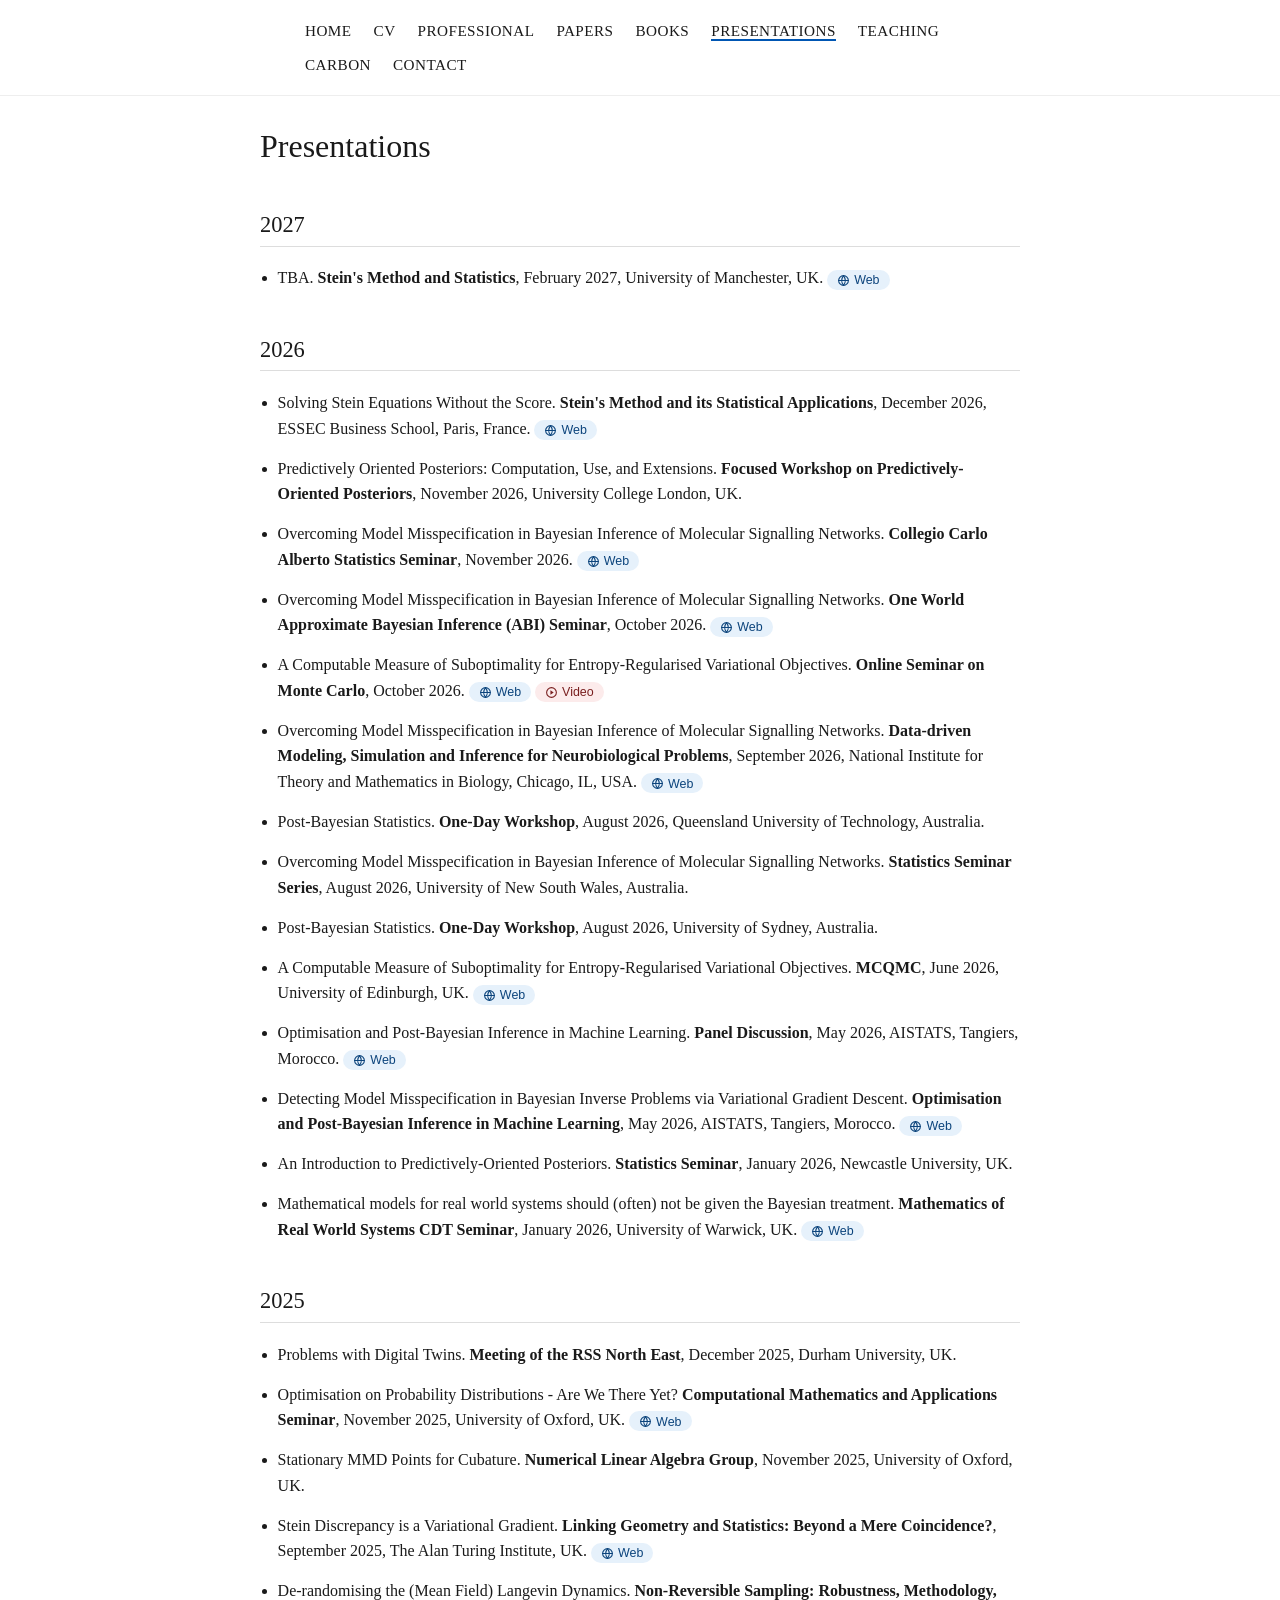
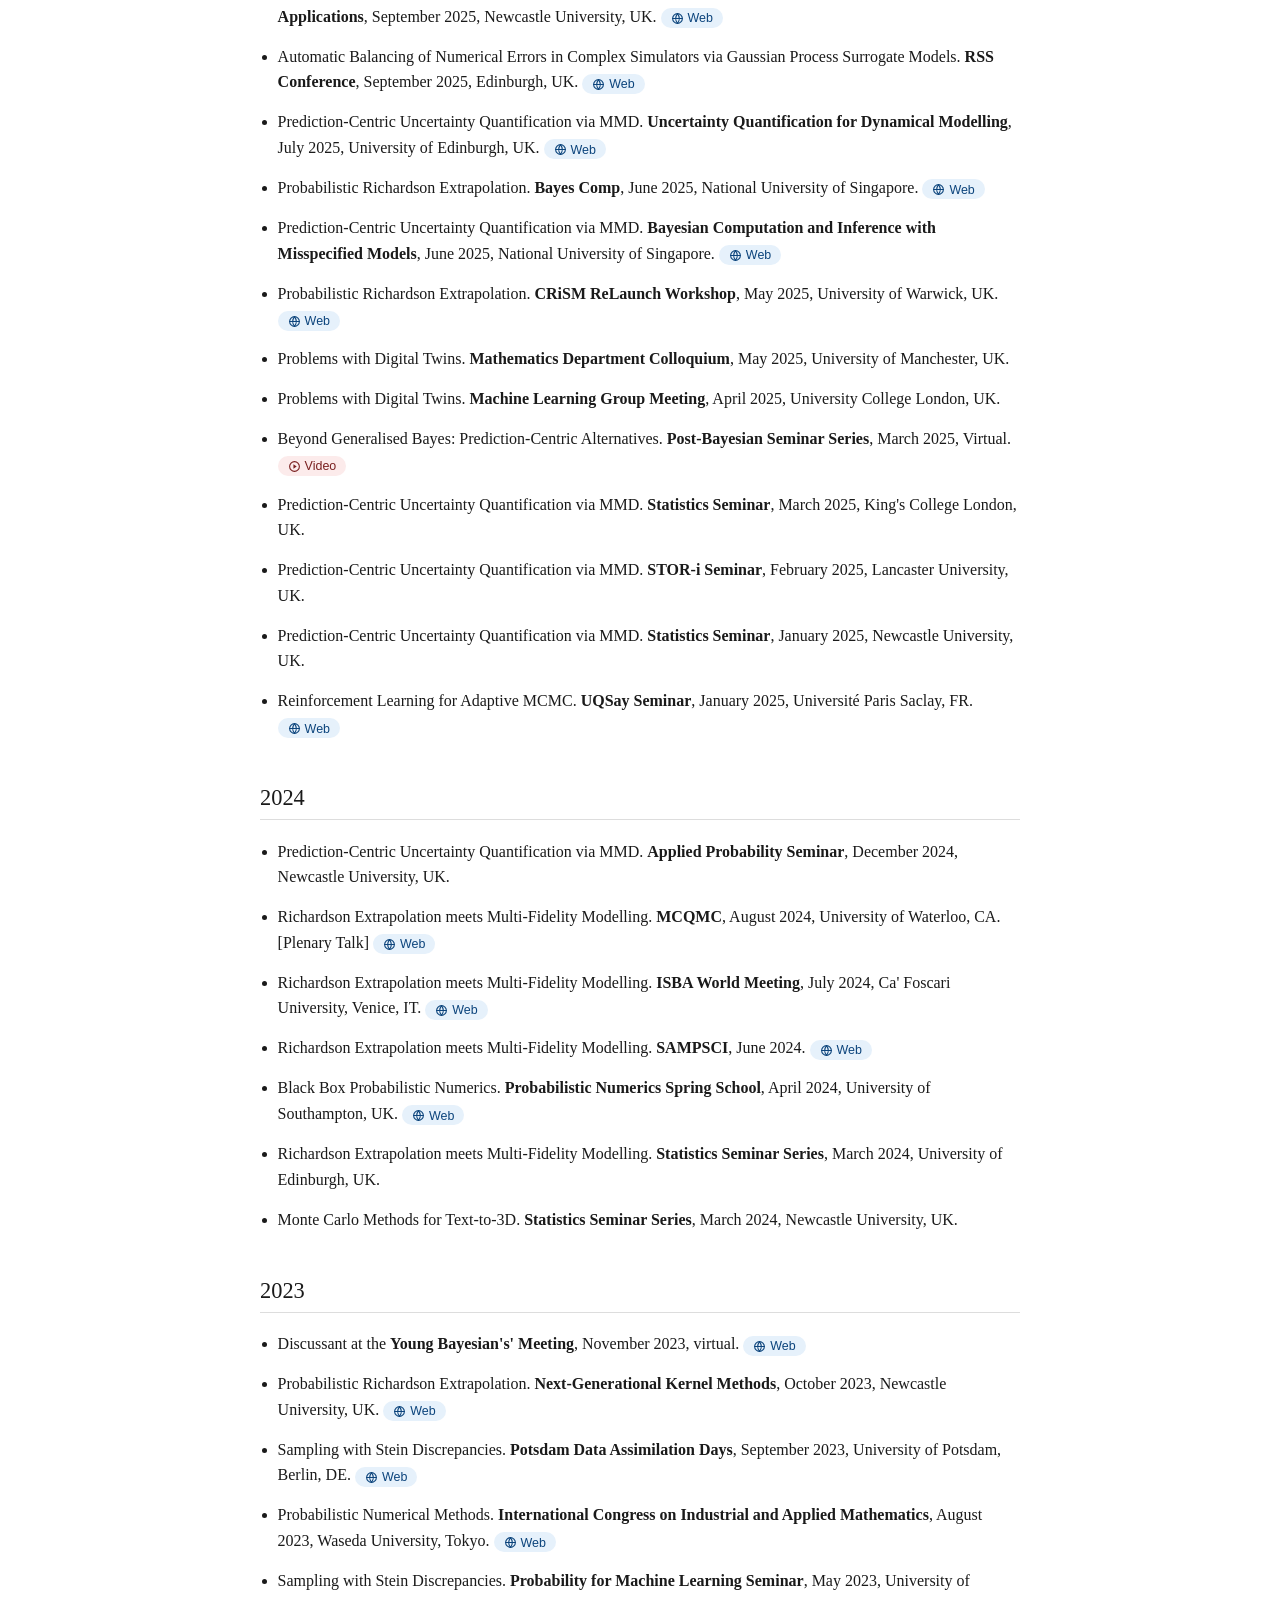
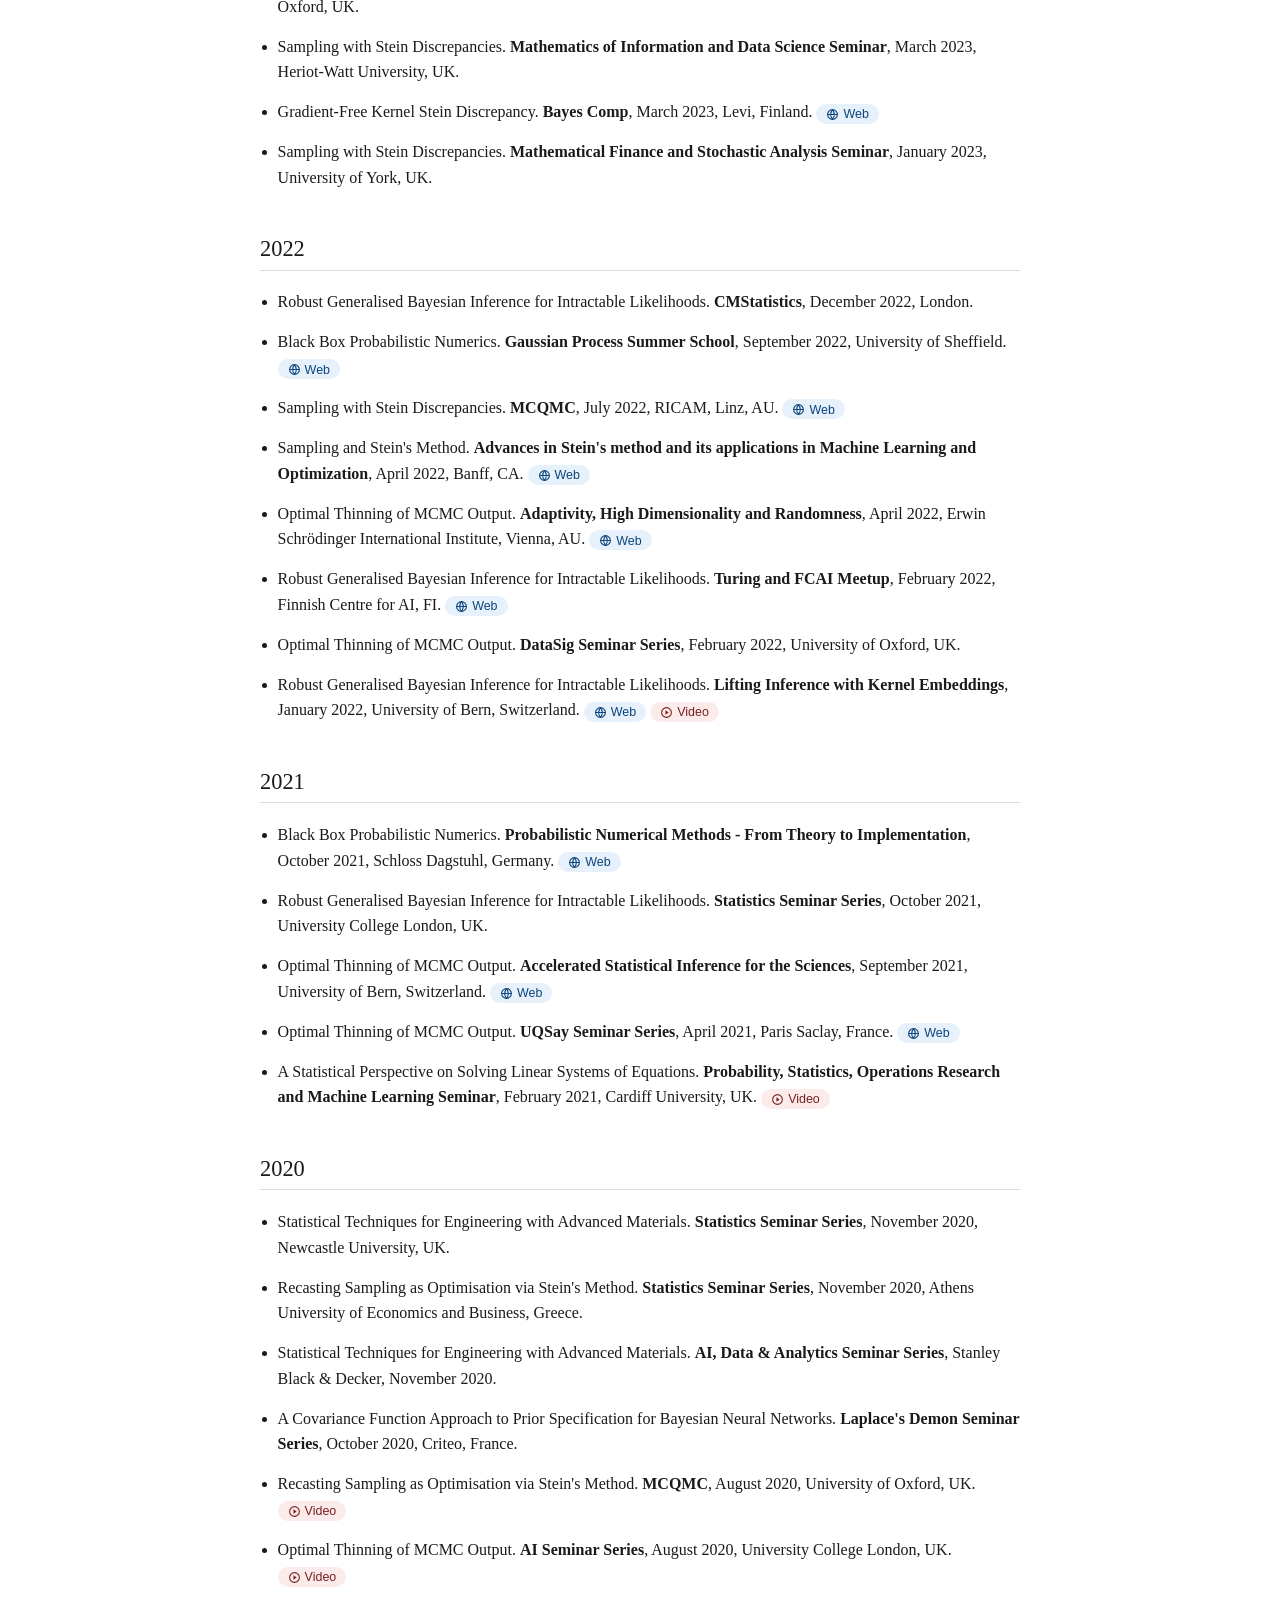
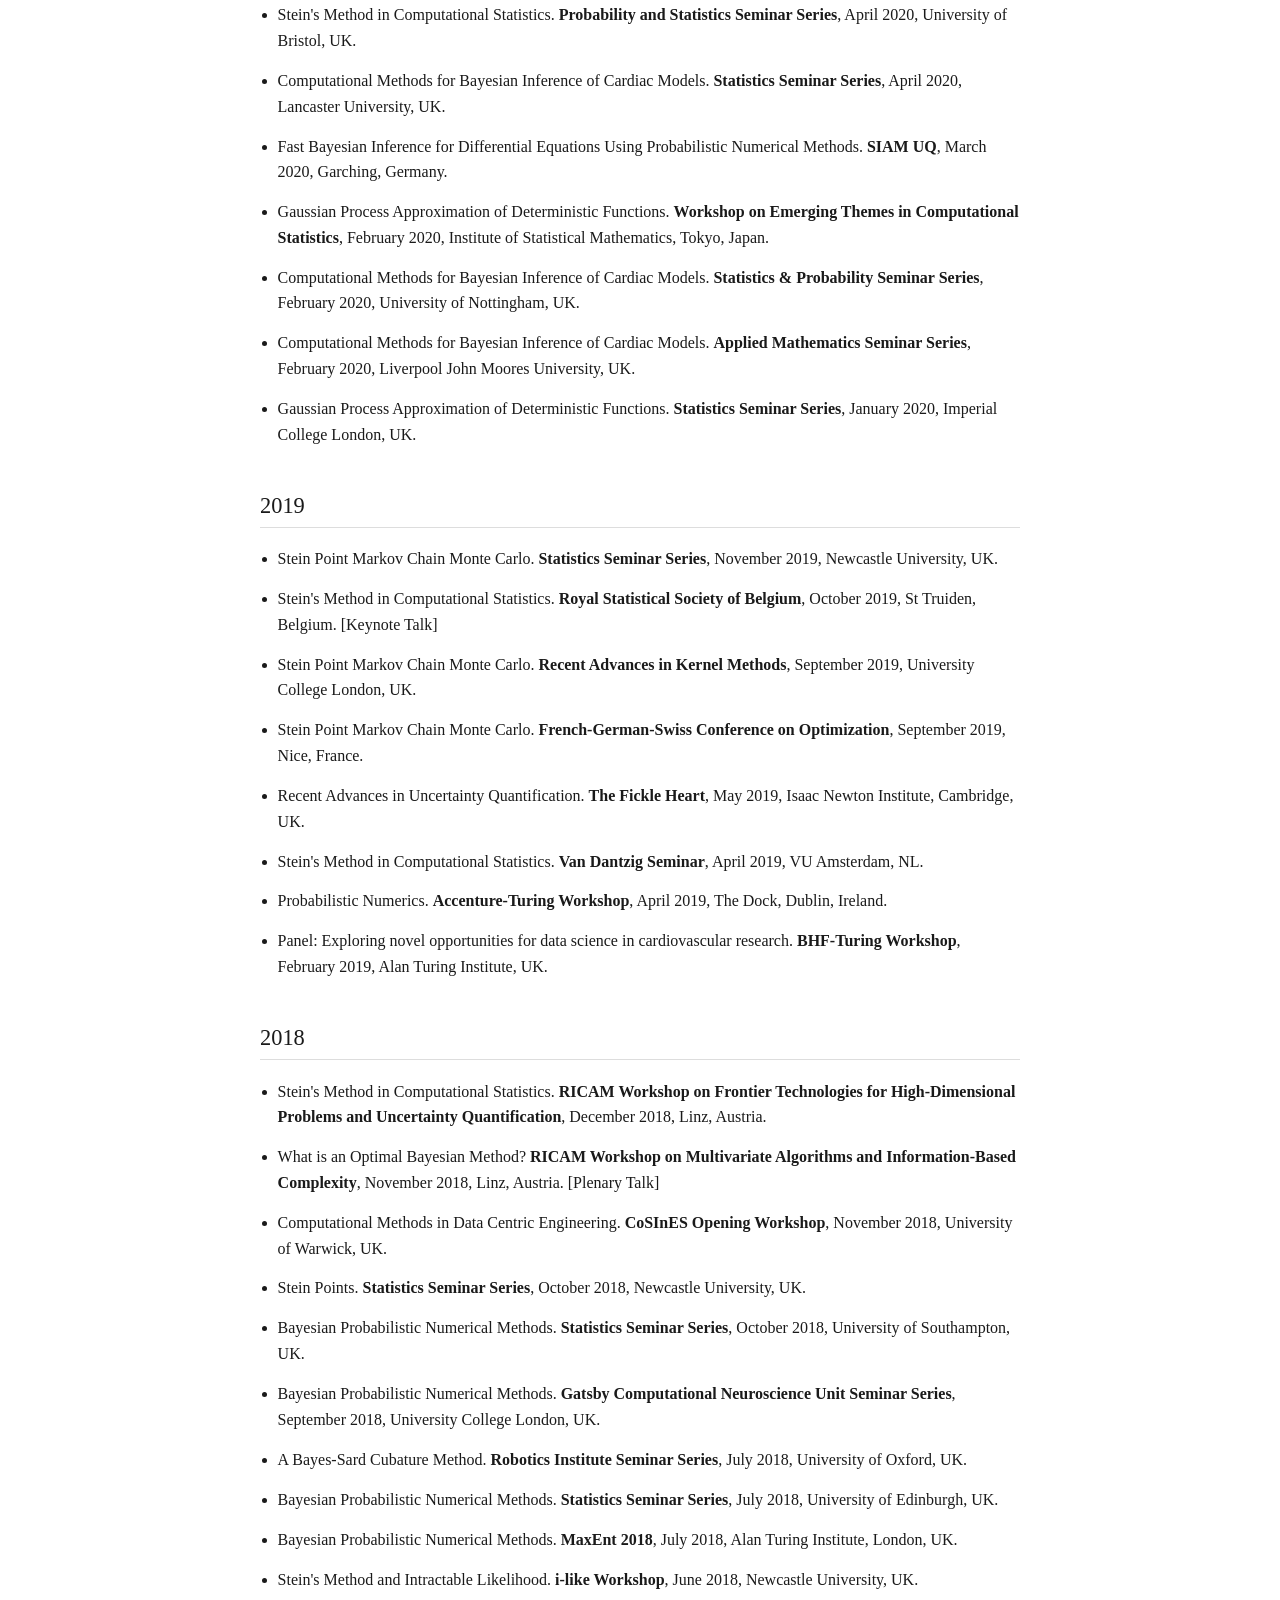
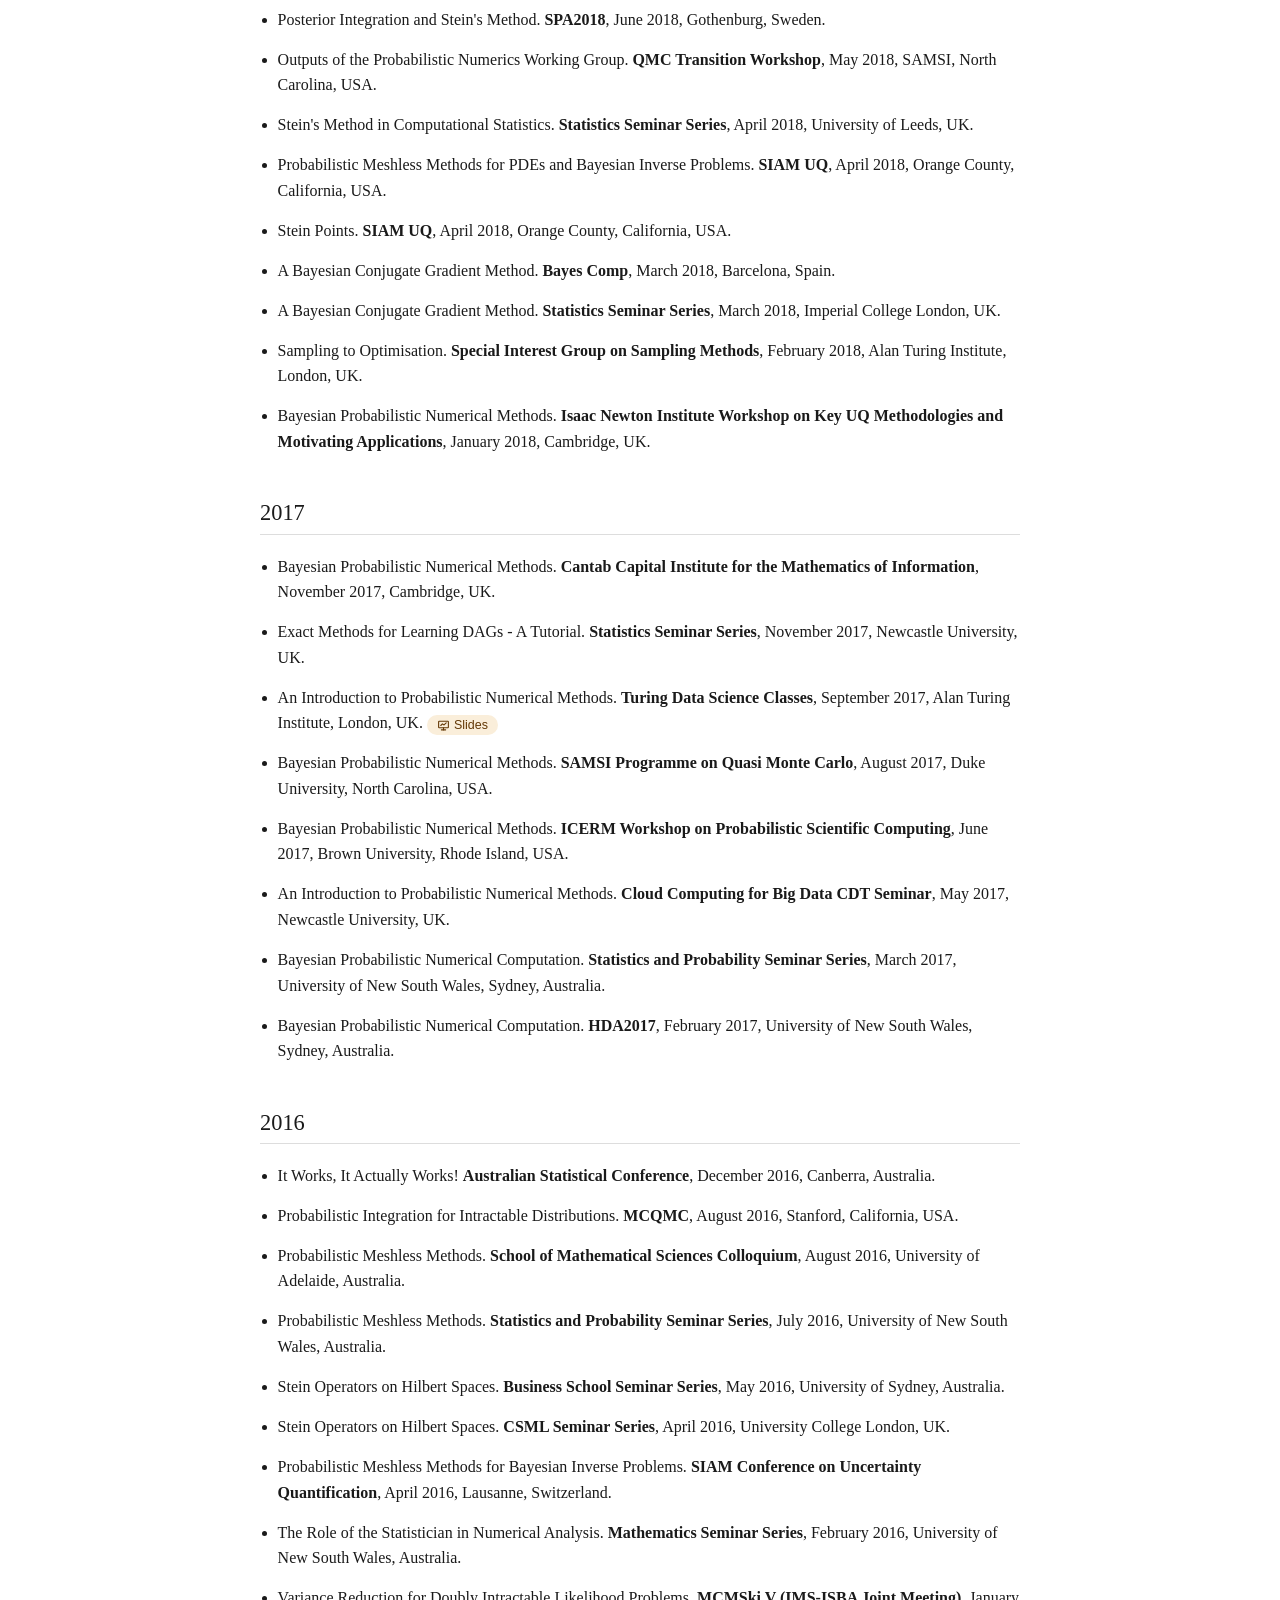
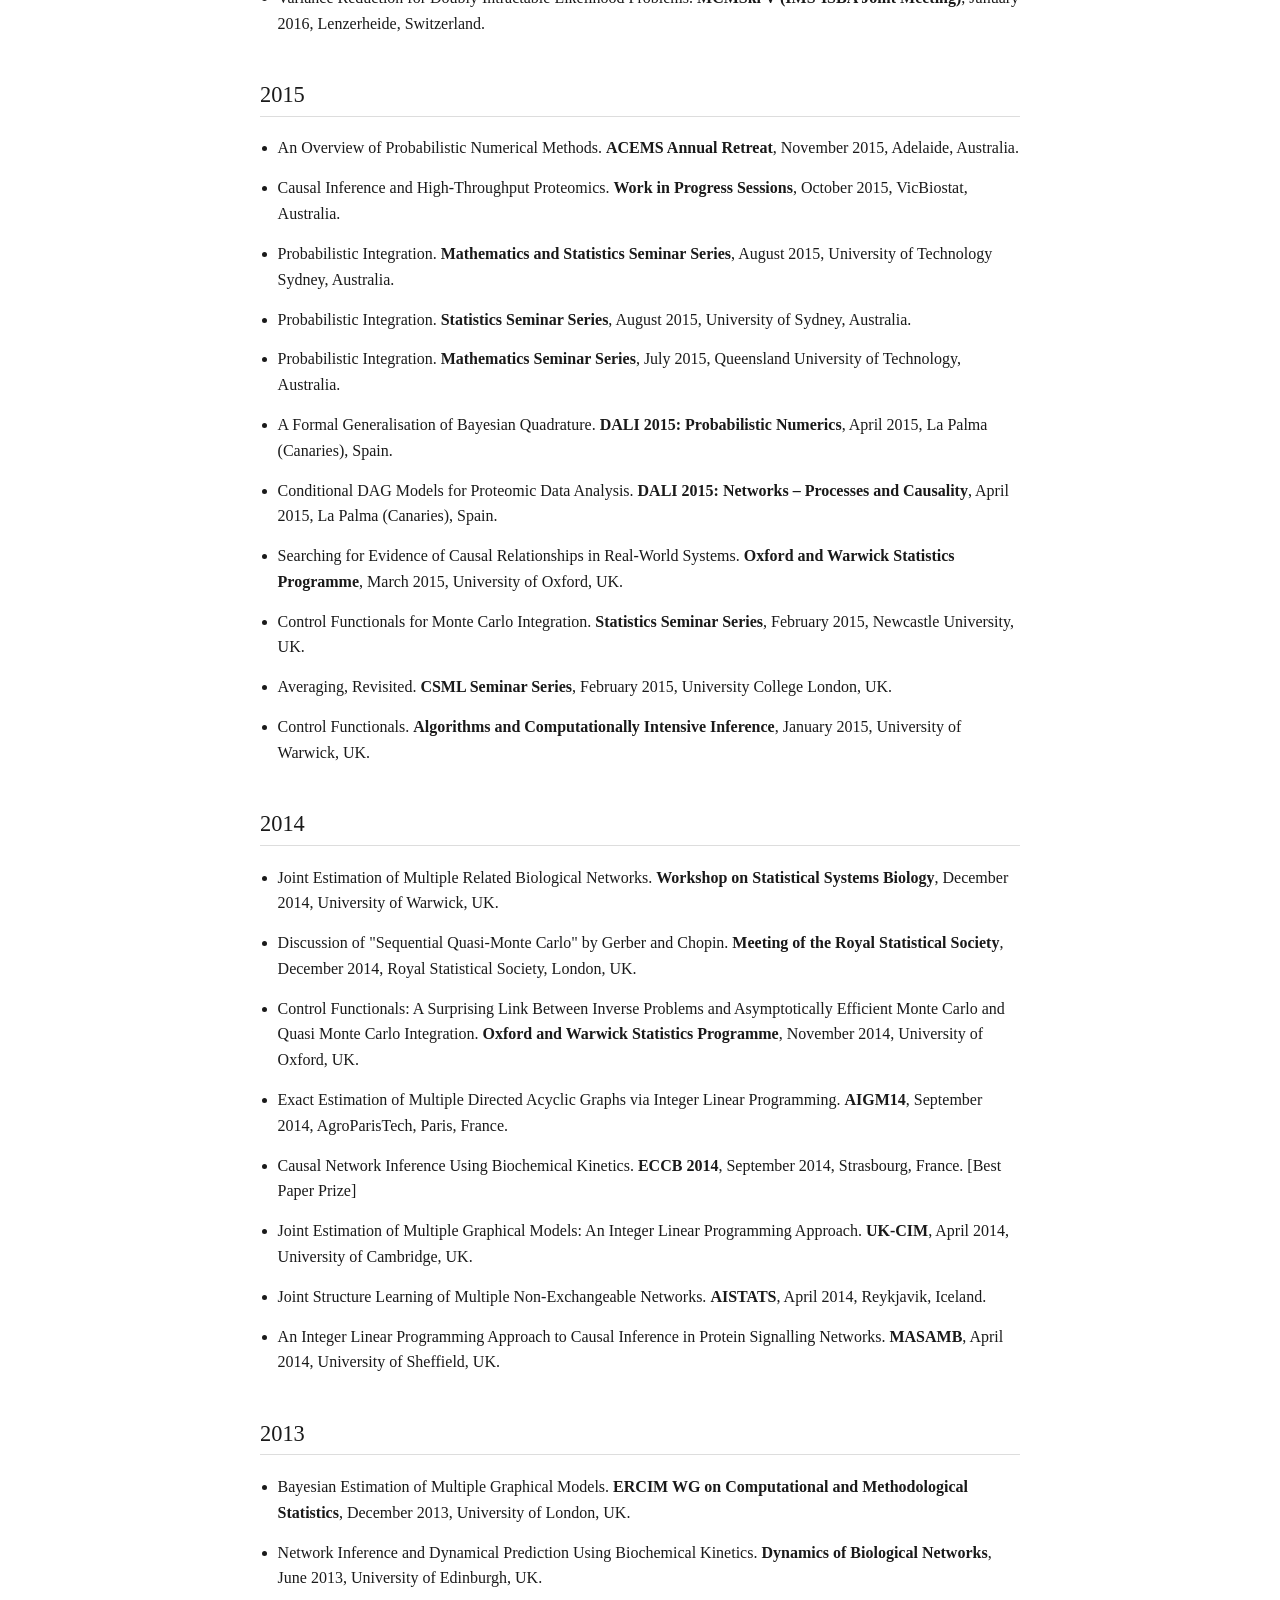
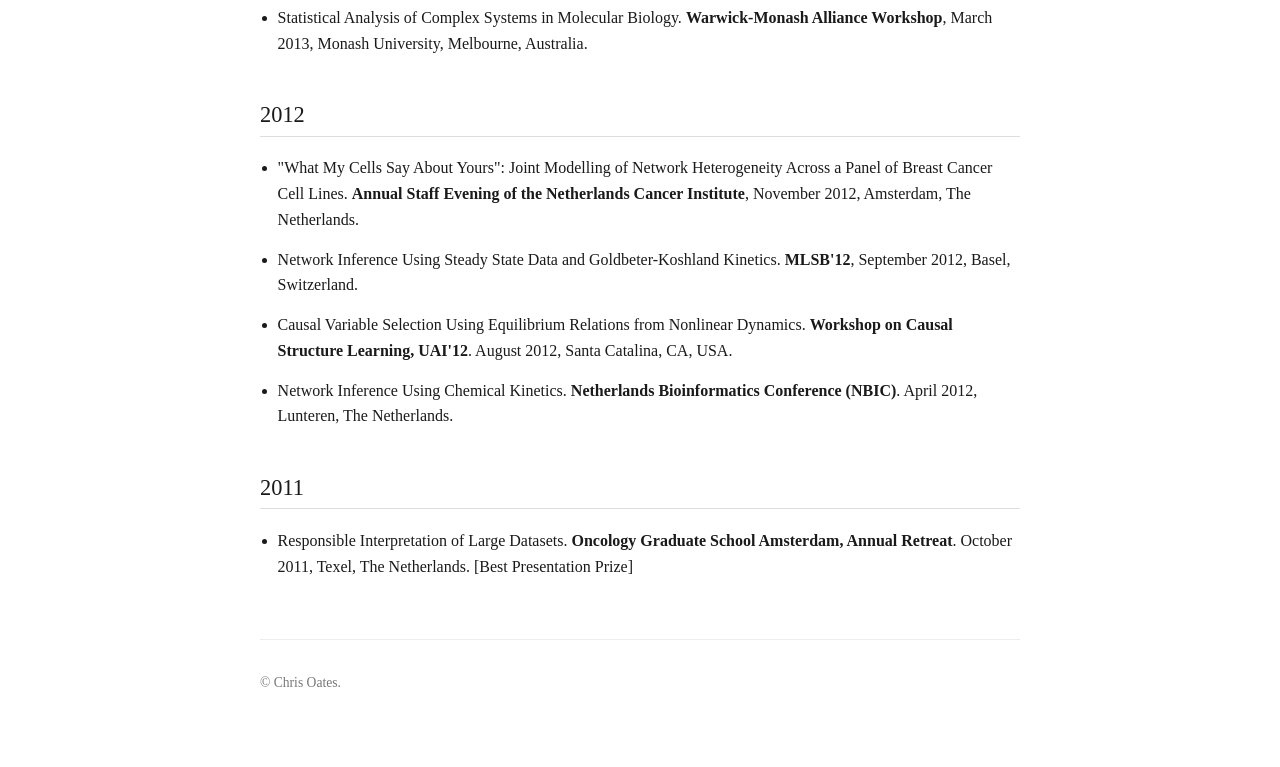
<file: presentations.html>
<!DOCTYPE html>
<!--
  =============================================================
  presentations.html — talks, grouped by year, newest first.
  Same pattern as papers.html: an <h2> per year, a bulleted
  <ul class="entry-list"> underneath. Copy an existing <li> to
  add a new talk.

  ENTRIES WITH LINK BUTTONS
  ---------------------------
  A talk with one or more small pill-shaped link buttons is laid
  out over a few lines for readability:

    <li>
      Plain-text description of the talk, venue, and date.
      <a href="URL" class="link-badge type-web"><svg class="badge-icon" aria-hidden="true"><use href="#icon-world"/></svg>Web</a>
    </li>

  Add one <a class="link-badge type-X">...</a> line per button.
  See papers.html's top comment for the full list of badge types
  and their matching icon-* names — the icon shapes themselves
  are defined once, near the top of <body>, in the "Shared icon
  sprite" block. Talks with no button (just plain text) stay on
  one line.
  =============================================================
-->
<html lang="en">
<head>
  <meta charset="UTF-8">
  <meta name="viewport" content="width=device-width, initial-scale=1.0">
  <title>Presentations — Chris Oates</title>
  <meta name="description" content="Invited talks and presentations by Chris Oates.">
  <link rel="stylesheet" href="style.css">
</head>
<body>
<!-- ============================================================
     Shared icon sprite -- every badge icon is defined ONCE here
     as a <symbol>, then referenced below via a short
     <svg class="badge-icon"><use href="#icon-name"/></svg> instead
     of repeating the whole icon shape every time. This block is
     never shown directly (display:none). Adding a new badge type?
     Add a new <symbol id="icon-yourname"> shape here, in the same
     24x24 outline style, then reference it the same way.
     ============================================================ -->
<svg style="display:none" aria-hidden="true">
  <symbol id="icon-file-text" viewBox="0 0 24 24" fill="none" stroke="currentColor" stroke-width="2" stroke-linecap="round" stroke-linejoin="round"><path d="M14 2H6a2 2 0 0 0-2 2v16a2 2 0 0 0 2 2h12a2 2 0 0 0 2-2V8z"/><polyline points="14 2 14 8 20 8"/><line x1="8" y1="13" x2="16" y2="13"/><line x1="8" y1="17" x2="16" y2="17"/><line x1="8" y1="9" x2="10" y2="9"/></symbol>
  <symbol id="icon-world" viewBox="0 0 24 24" fill="none" stroke="currentColor" stroke-width="2" stroke-linecap="round" stroke-linejoin="round"><circle cx="12" cy="12" r="9"/><line x1="3" y1="12" x2="21" y2="12"/><path d="M12 3a15 15 0 0 1 0 18a15 15 0 0 1 0-18"/></symbol>
  <symbol id="icon-book-2" viewBox="0 0 24 24" fill="none" stroke="currentColor" stroke-width="2" stroke-linecap="round" stroke-linejoin="round"><path d="M3 5a2 2 0 0 1 2-2h4a2 2 0 0 1 2 2v14a2 2 0 0 0-2-2H3z"/><path d="M21 5a2 2 0 0 0-2-2h-4a2 2 0 0 0-2 2v14a2 2 0 0 1 2-2h6z"/></symbol>
  <symbol id="icon-external-link" viewBox="0 0 24 24" fill="none" stroke="currentColor" stroke-width="2" stroke-linecap="round" stroke-linejoin="round"><path d="M18 13v6a2 2 0 0 1-2 2H5a2 2 0 0 1-2-2V8a2 2 0 0 1 2-2h6"/><polyline points="15 3 21 3 21 9"/><line x1="10" y1="14" x2="21" y2="3"/></symbol>
  <symbol id="icon-play" viewBox="0 0 24 24" fill="none" stroke="currentColor" stroke-width="2" stroke-linecap="round" stroke-linejoin="round"><circle cx="12" cy="12" r="9"/><polygon points="10 8 16 12 10 16" fill="currentColor" stroke="none"/></symbol>
  <symbol id="icon-code" viewBox="0 0 24 24" fill="none" stroke="currentColor" stroke-width="2" stroke-linecap="round" stroke-linejoin="round"><polyline points="8 6 3 12 8 18"/><polyline points="16 6 21 12 16 18"/></symbol>
  <symbol id="icon-slides" viewBox="0 0 24 24" fill="none" stroke="currentColor" stroke-width="2" stroke-linecap="round" stroke-linejoin="round"><rect x="3" y="4" width="18" height="12" rx="1"/><line x1="12" y1="16" x2="12" y2="20"/><line x1="8" y1="20" x2="16" y2="20"/><polyline points="7 12 10 9 13 11 17 7"/></symbol>
  <symbol id="icon-news" viewBox="0 0 24 24" fill="none" stroke="currentColor" stroke-width="2" stroke-linecap="round" stroke-linejoin="round"><rect x="3" y="5" width="14" height="14" rx="1"/><line x1="7" y1="9" x2="13" y2="9"/><line x1="7" y1="12" x2="13" y2="12"/><line x1="7" y1="15" x2="11" y2="15"/><path d="M17 8h2a2 2 0 0 1 2 2v8a2 2 0 0 1-2 2H8"/></symbol>
  <symbol id="icon-book" viewBox="0 0 24 24" fill="none" stroke="currentColor" stroke-width="2" stroke-linecap="round" stroke-linejoin="round"><path d="M5 4a1 1 0 0 1 1-1h11a1 1 0 0 1 1 1v16a1 1 0 0 1-1 1H6a1 1 0 0 1-1-1z"/><line x1="8" y1="3" x2="8" y2="21"/></symbol>
  <symbol id="icon-photo" viewBox="0 0 24 24" fill="none" stroke="currentColor" stroke-width="2" stroke-linecap="round" stroke-linejoin="round"><rect x="3" y="4" width="18" height="16" rx="2"/><circle cx="8.5" cy="9.5" r="1.5" fill="currentColor" stroke="none"/><polyline points="4 17 9 12 14 17 16 15 20 19"/></symbol>
  <symbol id="icon-message" viewBox="0 0 24 24" fill="none" stroke="currentColor" stroke-width="2" stroke-linecap="round" stroke-linejoin="round"><path d="M4 5h16a1 1 0 0 1 1 1v10a1 1 0 0 1-1 1H9l-4 4v-4H4a1 1 0 0 1-1-1V6a1 1 0 0 1 1-1z"/></symbol>
  <symbol id="icon-flask" viewBox="0 0 24 24" fill="none" stroke="currentColor" stroke-width="2" stroke-linecap="round" stroke-linejoin="round"><path d="M9 3h6"/><path d="M10 3v6L4.5 18a1.5 1.5 0 0 0 1.3 2.2h12.4a1.5 1.5 0 0 0 1.3-2.2L14 9V3"/><line x1="7" y1="15" x2="17" y2="15"/></symbol>
  <symbol id="icon-pdf" viewBox="0 0 24 24" fill="none" stroke="currentColor" stroke-width="2" stroke-linecap="round" stroke-linejoin="round"><path d="M14 2H6a2 2 0 0 0-2 2v16a2 2 0 0 0 2 2h12a2 2 0 0 0 2-2V8z"/><polyline points="14 2 14 8 20 8"/><text x="6.3" y="17.5" font-size="6.5" font-family="Arial, sans-serif" font-weight="bold" fill="currentColor" stroke="none">PDF</text></symbol>
</svg>


<nav class="site-nav">
  <ul>
    <li><a href="index.html">Home</a></li>
    <li><a href="cv.pdf">CV</a></li>
    <li><a href="professional.html">Professional</a></li>
    <li><a href="papers.html">Papers</a></li>
    <li><a href="books.html">Books</a></li>
    <li><a href="presentations.html" class="current">Presentations</a></li>
    <li><a href="teaching.html">Teaching</a></li>
    <li><a href="carbon.html">Carbon</a></li>
    <li><a href="contact.html">Contact</a></li>
  </ul>
</nav>

<div class="page">
  <h1>Presentations</h1>

  <h2>2027</h2>
  <ul class="entry-list">
    <li>
      TBA. <strong>Stein's Method and Statistics</strong>, February 2027, University of Manchester, UK.
      <a href="https://manchester-stein.github.io" class="link-badge type-web"><svg class="badge-icon" aria-hidden="true"><use href="#icon-world"/></svg>Web</a>
    </li>
  </ul>

  <h2>2026</h2>
  <ul class="entry-list">
    <li>
      Solving Stein Equations Without the Score. <strong>Stein's Method and its Statistical Applications</strong>, December 2026, ESSEC Business School, Paris, France.
      <a href="https://sites.google.com/essec.edu/steins-method-and-applications/home" class="link-badge type-web"><svg class="badge-icon" aria-hidden="true"><use href="#icon-world"/></svg>Web</a>
    </li>
    <li>
      Predictively Oriented Posteriors: Computation, Use, and Extensions. <strong>Focused Workshop on Predictively-Oriented Posteriors</strong>, November 2026, University College London, UK.
    </li>
    <li>
      Overcoming Model Misspecification in Bayesian Inference of Molecular Signalling Networks. <strong>Collegio Carlo Alberto Statistics Seminar</strong>, November 2026.
      <a href="https://www.carloalberto.org/event/chris-oates-newcastle-overcoming-model-misspecification-in-bayesian-inference-of-molecular-signalling-networks/" class="link-badge type-web"><svg class="badge-icon" aria-hidden="true"><use href="#icon-world"/></svg>Web</a>
    </li>
    <li>
      Overcoming Model Misspecification in Bayesian Inference of Molecular Signalling Networks. <strong>One World Approximate Bayesian Inference (ABI) Seminar</strong>, October 2026.
      <a href="https://www.warwick.ac.uk/owabi" class="link-badge type-web"><svg class="badge-icon" aria-hidden="true"><use href="#icon-world"/></svg>Web</a>
    </li>
    <li>
      A Computable Measure of Suboptimality for Entropy-Regularised Variational Objectives. <strong>Online Seminar on Monte Carlo</strong>, October 2026.
      <a href="https://sites.google.com/view/monte-carlo-seminar" class="link-badge type-web"><svg class="badge-icon" aria-hidden="true"><use href="#icon-world"/></svg>Web</a>
      <a href="https://youtu.be/TUAcxC4XA7M" class="link-badge type-video"><svg class="badge-icon" aria-hidden="true"><use href="#icon-play"/></svg>Video</a>
    </li>
    <li>
      Overcoming Model Misspecification in Bayesian Inference of Molecular Signalling Networks. <strong>Data-driven Modeling, Simulation and Inference for Neurobiological Problems</strong>, September 2026, National Institute for Theory and Mathematics in Biology, Chicago, IL, USA.
      <a href="https://www.nitmb.org/neurobio-problems-workshop" class="link-badge type-web"><svg class="badge-icon" aria-hidden="true"><use href="#icon-world"/></svg>Web</a>
    </li>
    <li>Post-Bayesian Statistics. <strong>One-Day Workshop</strong>, August 2026, Queensland University of Technology, Australia.</li>
    <li>Overcoming Model Misspecification in Bayesian Inference of Molecular Signalling Networks. <strong>Statistics Seminar Series</strong>, August 2026, University of New South Wales, Australia.</li>
    <li>Post-Bayesian Statistics. <strong>One-Day Workshop</strong>, August 2026, University of Sydney, Australia.</li>
    <li>
      A Computable Measure of Suboptimality for Entropy-Regularised Variational Objectives. <strong>MCQMC</strong>, June 2026, University of Edinburgh, UK.
      <a href="https://maths.ed.ac.uk/events/mcqmc-2026" class="link-badge type-web"><svg class="badge-icon" aria-hidden="true"><use href="#icon-world"/></svg>Web</a>
    </li>
    <li>
      Optimisation and Post-Bayesian Inference in Machine Learning. <strong>Panel Discussion</strong>, May 2026, AISTATS, Tangiers, Morocco.
      <a href="https://optimal-workshop26.github.io" class="link-badge type-web"><svg class="badge-icon" aria-hidden="true"><use href="#icon-world"/></svg>Web</a>
    </li>
    <li>
      Detecting Model Misspecification in Bayesian Inverse Problems via Variational Gradient Descent. <strong>Optimisation and Post-Bayesian Inference in Machine Learning</strong>, May 2026, AISTATS, Tangiers, Morocco.
      <a href="https://optimal-workshop26.github.io" class="link-badge type-web"><svg class="badge-icon" aria-hidden="true"><use href="#icon-world"/></svg>Web</a>
    </li>
    <li>An Introduction to Predictively-Oriented Posteriors. <strong>Statistics Seminar</strong>, January 2026, Newcastle University, UK.</li>
    <li>
      Mathematical models for real world systems should (often) not be given the Bayesian treatment. <strong>Mathematics of Real World Systems CDT Seminar</strong>, January 2026, University of Warwick, UK.
      <a href="https://warwick.ac.uk/fac/sci/mathsys/forums_2025-26/" class="link-badge type-web"><svg class="badge-icon" aria-hidden="true"><use href="#icon-world"/></svg>Web</a>
    </li>
  </ul>

  <h2>2025</h2>
  <ul class="entry-list">
    <li>Problems with Digital Twins. <strong>Meeting of the RSS North East</strong>, December 2025, Durham University, UK.</li>
    <li>
      Optimisation on Probability Distributions - Are We There Yet? <strong>Computational Mathematics and Applications Seminar</strong>, November 2025, University of Oxford, UK.
      <a href="https://www.maths.ox.ac.uk/node/72720" class="link-badge type-web"><svg class="badge-icon" aria-hidden="true"><use href="#icon-world"/></svg>Web</a>
    </li>
    <li>Stationary MMD Points for Cubature. <strong>Numerical Linear Algebra Group</strong>, November 2025, University of Oxford, UK.</li>
    <li>
      Stein Discrepancy is a Variational Gradient. <strong>Linking Geometry and Statistics: Beyond a Mere Coincidence?</strong>, September 2025, The Alan Turing Institute, UK.
      <a href="https://www.turing.ac.uk/events/linking-geometry-and-statistics-beyond-mere-coincidence" class="link-badge type-web"><svg class="badge-icon" aria-hidden="true"><use href="#icon-world"/></svg>Web</a>
    </li>
    <li>
      De-randomising the (Mean Field) Langevin Dynamics. <strong>Non-Reversible Sampling: Robustness, Methodology, Applications</strong>, September 2025, Newcastle University, UK.
      <a href="https://sites.google.com/view/probai-workshop-newcastle/" class="link-badge type-web"><svg class="badge-icon" aria-hidden="true"><use href="#icon-world"/></svg>Web</a>
    </li>
    <li>
      Automatic Balancing of Numerical Errors in Complex Simulators via Gaussian Process Surrogate Models. <strong>RSS Conference</strong>, September 2025, Edinburgh, UK.
      <a href="https://rss.org.uk/training-events/conference-2025/" class="link-badge type-web"><svg class="badge-icon" aria-hidden="true"><use href="#icon-world"/></svg>Web</a>
    </li>
    <li>
      Prediction-Centric Uncertainty Quantification via MMD. <strong>Uncertainty Quantification for Dynamical Modelling</strong>, July 2025, University of Edinburgh, UK.
      <a href="https://www.maths.ed.ac.uk/~mbrolly2/uqdm/" class="link-badge type-web"><svg class="badge-icon" aria-hidden="true"><use href="#icon-world"/></svg>Web</a>
    </li>
    <li>
      Probabilistic Richardson Extrapolation. <strong>Bayes Comp</strong>, June 2025, National University of Singapore.
      <a href="https://bayescomp2025.sg" class="link-badge type-web"><svg class="badge-icon" aria-hidden="true"><use href="#icon-world"/></svg>Web</a>
    </li>
    <li>
      Prediction-Centric Uncertainty Quantification via MMD. <strong>Bayesian Computation and Inference with Misspecified Models</strong>, June 2025, National University of Singapore.
      <a href="https://postbayes.github.io/BayesMisspecificationSatellite/" class="link-badge type-web"><svg class="badge-icon" aria-hidden="true"><use href="#icon-world"/></svg>Web</a>
    </li>
    <li>
      Probabilistic Richardson Extrapolation. <strong>CRiSM ReLaunch Workshop</strong>, May 2025, University of Warwick, UK.
      <a href="https://warwick.ac.uk/fac/sci/statistics/news/crism-event2025/programme/" class="link-badge type-web"><svg class="badge-icon" aria-hidden="true"><use href="#icon-world"/></svg>Web</a>
    </li>
    <li>Problems with Digital Twins. <strong>Mathematics Department Colloquium</strong>, May 2025, University of Manchester, UK.</li>
    <li>Problems with Digital Twins. <strong>Machine Learning Group Meeting</strong>, April 2025, University College London, UK.</li>
    <li>
      Beyond Generalised Bayes: Prediction-Centric Alternatives. <strong>Post-Bayesian Seminar Series</strong>, March 2025, Virtual.
      <a href="https://youtu.be/A_pl_PMWL-g" class="link-badge type-video"><svg class="badge-icon" aria-hidden="true"><use href="#icon-play"/></svg>Video</a>
    </li>
    <li>Prediction-Centric Uncertainty Quantification via MMD. <strong>Statistics Seminar</strong>, March 2025, King's College London, UK.</li>
    <li>Prediction-Centric Uncertainty Quantification via MMD. <strong>STOR-i Seminar</strong>, February 2025, Lancaster University, UK.</li>
    <li>Prediction-Centric Uncertainty Quantification via MMD. <strong>Statistics Seminar</strong>, January 2025, Newcastle University, UK.</li>
    <li>
      Reinforcement Learning for Adaptive MCMC. <strong>UQSay Seminar</strong>, January 2025, Université Paris Saclay, FR.
      <a href="https://www.uqsay.org/2025/01/uqsay-81.html" class="link-badge type-web"><svg class="badge-icon" aria-hidden="true"><use href="#icon-world"/></svg>Web</a>
    </li>
  </ul>

  <h2>2024</h2>
  <ul class="entry-list">
    <li>Prediction-Centric Uncertainty Quantification via MMD. <strong>Applied Probability Seminar</strong>, December 2024, Newcastle University, UK.</li>
    <li>
      Richardson Extrapolation meets Multi-Fidelity Modelling. <strong>MCQMC</strong>, August 2024, University of Waterloo, CA. [Plenary Talk]
      <a href="https://uwaterloo.ca/monte-carlo-methods-scientific-computing-conference/" class="link-badge type-web"><svg class="badge-icon" aria-hidden="true"><use href="#icon-world"/></svg>Web</a>
    </li>
    <li>
      Richardson Extrapolation meets Multi-Fidelity Modelling. <strong>ISBA World Meeting</strong>, July 2024, Ca' Foscari University, Venice, IT.
      <a href="https://www.unive.it/web/en/2208/home" class="link-badge type-web"><svg class="badge-icon" aria-hidden="true"><use href="#icon-world"/></svg>Web</a>
    </li>
    <li>
      Richardson Extrapolation meets Multi-Fidelity Modelling. <strong>SAMPSCI</strong>, June 2024.
      <a href="https://sites.google.com/view/sampsci-2024/home" class="link-badge type-web"><svg class="badge-icon" aria-hidden="true"><use href="#icon-world"/></svg>Web</a>
    </li>
    <li>
      Black Box Probabilistic Numerics. <strong>Probabilistic Numerics Spring School</strong>, April 2024, University of Southampton, UK.
      <a href="https://probnumschool.org/pages/home.html" class="link-badge type-web"><svg class="badge-icon" aria-hidden="true"><use href="#icon-world"/></svg>Web</a>
    </li>
    <li>Richardson Extrapolation meets Multi-Fidelity Modelling. <strong>Statistics Seminar Series</strong>, March 2024, University of Edinburgh, UK.</li>
    <li>Monte Carlo Methods for Text-to-3D. <strong>Statistics Seminar Series</strong>, March 2024, Newcastle University, UK.</li>
  </ul>

  <h2>2023</h2>
  <ul class="entry-list">
    <li>
      Discussant at the <strong>Young Bayesian's' Meeting</strong>, November 2023, virtual.
      <a href="https://events.stat.uconn.edu/BAYSM2023/" class="link-badge type-web"><svg class="badge-icon" aria-hidden="true"><use href="#icon-world"/></svg>Web</a>
    </li>
    <li>
      Probabilistic Richardson Extrapolation. <strong>Next-Generational Kernel Methods</strong>, October 2023, Newcastle University, UK.
      <a href="https://sites.google.com/view/ngkm-2023/home" class="link-badge type-web"><svg class="badge-icon" aria-hidden="true"><use href="#icon-world"/></svg>Web</a>
    </li>
    <li>
      Sampling with Stein Discrepancies. <strong>Potsdam Data Assimilation Days</strong>, September 2023, University of Potsdam, Berlin, DE.
      <a href="https://www.sfb1294.de/events/event/potsdam-da-days-2023" class="link-badge type-web"><svg class="badge-icon" aria-hidden="true"><use href="#icon-world"/></svg>Web</a>
    </li>
    <li>
      Probabilistic Numerical Methods. <strong>International Congress on Industrial and Applied Mathematics</strong>, August 2023, Waseda University, Tokyo.
      <a href="https://iciam2023.org" class="link-badge type-web"><svg class="badge-icon" aria-hidden="true"><use href="#icon-world"/></svg>Web</a>
    </li>
    <li>Sampling with Stein Discrepancies. <strong>Probability for Machine Learning Seminar</strong>, May 2023, University of Oxford, UK.</li>
    <li>Sampling with Stein Discrepancies. <strong>Mathematics of Information and Data Science Seminar</strong>, March 2023, Heriot-Watt University, UK.</li>
    <li>
      Gradient-Free Kernel Stein Discrepancy. <strong>Bayes Comp</strong>, March 2023, Levi, Finland.
      <a href="https://bayescomp2023.com" class="link-badge type-web"><svg class="badge-icon" aria-hidden="true"><use href="#icon-world"/></svg>Web</a>
    </li>
    <li>Sampling with Stein Discrepancies. <strong>Mathematical Finance and Stochastic Analysis Seminar</strong>, January 2023, University of York, UK.</li>
  </ul>

  <h2>2022</h2>
  <ul class="entry-list">
    <li>Robust Generalised Bayesian Inference for Intractable Likelihoods. <strong>CMStatistics</strong>, December 2022, London.</li>
    <li>
      Black Box Probabilistic Numerics. <strong>Gaussian Process Summer School</strong>, September 2022, University of Sheffield.
      <a href="http://gpss.cc/gpss22/day-4.html" class="link-badge type-web"><svg class="badge-icon" aria-hidden="true"><use href="#icon-world"/></svg>Web</a>
    </li>
    <li>
      Sampling with Stein Discrepancies. <strong>MCQMC</strong>, July 2022, RICAM, Linz, AU.
      <a href="https://www.ricam.oeaw.ac.at/events/conferences/mcqmc2022/" class="link-badge type-web"><svg class="badge-icon" aria-hidden="true"><use href="#icon-world"/></svg>Web</a>
    </li>
    <li>
      Sampling and Stein's Method. <strong>Advances in Stein's method and its applications in Machine Learning and Optimization</strong>, April 2022, Banff, CA.
      <a href="https://workshops.birs.ca/events/22w5092/schedule" class="link-badge type-web"><svg class="badge-icon" aria-hidden="true"><use href="#icon-world"/></svg>Web</a>
    </li>
    <li>
      Optimal Thinning of MCMC Output. <strong>Adaptivity, High Dimensionality and Randomness</strong>, April 2022, Erwin Schrödinger International Institute, Vienna, AU.
      <a href="https://www.esi.ac.at/events/e423/" class="link-badge type-web"><svg class="badge-icon" aria-hidden="true"><use href="#icon-world"/></svg>Web</a>
    </li>
    <li>
      Robust Generalised Bayesian Inference for Intractable Likelihoods. <strong>Turing and FCAI Meetup</strong>, February 2022, Finnish Centre for AI, FI.
      <a href="https://fcai.fi/calendar/2022/2/23/turing-fcai-meetup" class="link-badge type-web"><svg class="badge-icon" aria-hidden="true"><use href="#icon-world"/></svg>Web</a>
    </li>
    <li>Optimal Thinning of MCMC Output. <strong>DataSig Seminar Series</strong>, February 2022, University of Oxford, UK.</li>
    <li>
      Robust Generalised Bayesian Inference for Intractable Likelihoods. <strong>Lifting Inference with Kernel Embeddings</strong>, January 2022, University of Bern, Switzerland.
      <a href="https://sites.google.com/view/like22/home" class="link-badge type-web"><svg class="badge-icon" aria-hidden="true"><use href="#icon-world"/></svg>Web</a>
      <a href="https://tube.switch.ch/videos/mlsbm20IkU" class="link-badge type-video"><svg class="badge-icon" aria-hidden="true"><use href="#icon-play"/></svg>Video</a>
    </li>
  </ul>

  <h2>2021</h2>
  <ul class="entry-list">
    <li>
      Black Box Probabilistic Numerics. <strong>Probabilistic Numerical Methods - From Theory to Implementation</strong>, October 2021, Schloss Dagstuhl, Germany.
      <a href="https://www.dagstuhl.de/en/program/calendar/semhp/?semnr=21432" class="link-badge type-web"><svg class="badge-icon" aria-hidden="true"><use href="#icon-world"/></svg>Web</a>
    </li>
    <li>Robust Generalised Bayesian Inference for Intractable Likelihoods. <strong>Statistics Seminar Series</strong>, October 2021, University College London, UK.</li>
    <li>
      Optimal Thinning of MCMC Output. <strong>Accelerated Statistical Inference for the Sciences</strong>, September 2021, University of Bern, Switzerland.
      <a href="https://sites.google.com/view/ai4s21/home" class="link-badge type-web"><svg class="badge-icon" aria-hidden="true"><use href="#icon-world"/></svg>Web</a>
    </li>
    <li>
      Optimal Thinning of MCMC Output. <strong>UQSay Seminar Series</strong>, April 2021, Paris Saclay, France.
      <a href="https://www.uqsay.org/2021/04/uqsay-28.html" class="link-badge type-web"><svg class="badge-icon" aria-hidden="true"><use href="#icon-world"/></svg>Web</a>
    </li>
    <li>
      A Statistical Perspective on Solving Linear Systems of Equations. <strong>Probability, Statistics, Operations Research and Machine Learning Seminar</strong>, February 2021, Cardiff University, UK.
      <a href="https://youtu.be/ldk6zWynyN8" class="link-badge type-video"><svg class="badge-icon" aria-hidden="true"><use href="#icon-play"/></svg>Video</a>
    </li>
  </ul>

  <h2>2020</h2>
  <ul class="entry-list">
    <li>Statistical Techniques for Engineering with Advanced Materials. <strong>Statistics Seminar Series</strong>, November 2020, Newcastle University, UK.</li>
    <li>Recasting Sampling as Optimisation via Stein's Method. <strong>Statistics Seminar Series</strong>, November 2020, Athens University of Economics and Business, Greece.</li>
    <li>Statistical Techniques for Engineering with Advanced Materials. <strong>AI, Data &amp; Analytics Seminar Series</strong>, Stanley Black &amp; Decker, November 2020.</li>
    <li>A Covariance Function Approach to Prior Specification for Bayesian Neural Networks. <strong>Laplace's Demon Seminar Series</strong>, October 2020, Criteo, France.</li>
    <li>
      Recasting Sampling as Optimisation via Stein's Method. <strong>MCQMC</strong>, August 2020, University of Oxford, UK.
      <a href="https://www.youtube.com/watch?v=TZi6vmL8UUI" class="link-badge type-video"><svg class="badge-icon" aria-hidden="true"><use href="#icon-play"/></svg>Video</a>
    </li>
    <li>
      Optimal Thinning of MCMC Output. <strong>AI Seminar Series</strong>, August 2020, University College London, UK.
      <a href="https://youtu.be/pgBt9x3smgE" class="link-badge type-video"><svg class="badge-icon" aria-hidden="true"><use href="#icon-play"/></svg>Video</a>
    </li>
    <li>Stein's Method in Computational Statistics. <strong>Probability and Statistics Seminar Series</strong>, April 2020, University of Bristol, UK.</li>
    <li>Computational Methods for Bayesian Inference of Cardiac Models. <strong>Statistics Seminar Series</strong>, April 2020, Lancaster University, UK.</li>
    <li>Fast Bayesian Inference for Differential Equations Using Probabilistic Numerical Methods. <strong>SIAM UQ</strong>, March 2020, Garching, Germany.</li>
    <li>Gaussian Process Approximation of Deterministic Functions. <strong>Workshop on Emerging Themes in Computational Statistics</strong>, February 2020, Institute of Statistical Mathematics, Tokyo, Japan.</li>
    <li>Computational Methods for Bayesian Inference of Cardiac Models. <strong>Statistics &amp; Probability Seminar Series</strong>, February 2020, University of Nottingham, UK.</li>
    <li>Computational Methods for Bayesian Inference of Cardiac Models. <strong>Applied Mathematics Seminar Series</strong>, February 2020, Liverpool John Moores University, UK.</li>
    <li>Gaussian Process Approximation of Deterministic Functions. <strong>Statistics Seminar Series</strong>, January 2020, Imperial College London, UK.</li>
  </ul>

  <h2>2019</h2>
  <ul class="entry-list">
    <li>Stein Point Markov Chain Monte Carlo. <strong>Statistics Seminar Series</strong>, November 2019, Newcastle University, UK.</li>
    <li>Stein's Method in Computational Statistics. <strong>Royal Statistical Society of Belgium</strong>, October 2019, St Truiden, Belgium. [Keynote Talk]</li>
    <li>Stein Point Markov Chain Monte Carlo. <strong>Recent Advances in Kernel Methods</strong>, September 2019, University College London, UK.</li>
    <li>Stein Point Markov Chain Monte Carlo. <strong>French-German-Swiss Conference on Optimization</strong>, September 2019, Nice, France.</li>
    <li>Recent Advances in Uncertainty Quantification. <strong>The Fickle Heart</strong>, May 2019, Isaac Newton Institute, Cambridge, UK.</li>
    <li>Stein's Method in Computational Statistics. <strong>Van Dantzig Seminar</strong>, April 2019, VU Amsterdam, NL.</li>
    <li>Probabilistic Numerics. <strong>Accenture-Turing Workshop</strong>, April 2019, The Dock, Dublin, Ireland.</li>
    <li>Panel: Exploring novel opportunities for data science in cardiovascular research. <strong>BHF-Turing Workshop</strong>, February 2019, Alan Turing Institute, UK.</li>
  </ul>

  <h2>2018</h2>
  <ul class="entry-list">
    <li>Stein's Method in Computational Statistics. <strong>RICAM Workshop on Frontier Technologies for High-Dimensional Problems and Uncertainty Quantification</strong>, December 2018, Linz, Austria.</li>
    <li>What is an Optimal Bayesian Method? <strong>RICAM Workshop on Multivariate Algorithms and Information-Based Complexity</strong>, November 2018, Linz, Austria. [Plenary Talk]</li>
    <li>Computational Methods in Data Centric Engineering. <strong>CoSInES Opening Workshop</strong>, November 2018, University of Warwick, UK.</li>
    <li>Stein Points. <strong>Statistics Seminar Series</strong>, October 2018, Newcastle University, UK.</li>
    <li>Bayesian Probabilistic Numerical Methods. <strong>Statistics Seminar Series</strong>, October 2018, University of Southampton, UK.</li>
    <li>Bayesian Probabilistic Numerical Methods. <strong>Gatsby Computational Neuroscience Unit Seminar Series</strong>, September 2018, University College London, UK.</li>
    <li>A Bayes-Sard Cubature Method. <strong>Robotics Institute Seminar Series</strong>, July 2018, University of Oxford, UK.</li>
    <li>Bayesian Probabilistic Numerical Methods. <strong>Statistics Seminar Series</strong>, July 2018, University of Edinburgh, UK.</li>
    <li>Bayesian Probabilistic Numerical Methods. <strong>MaxEnt 2018</strong>, July 2018, Alan Turing Institute, London, UK.</li>
    <li>Stein's Method and Intractable Likelihood. <strong>i-like Workshop</strong>, June 2018, Newcastle University, UK.</li>
    <li>Posterior Integration and Stein's Method. <strong>SPA2018</strong>, June 2018, Gothenburg, Sweden.</li>
    <li>Outputs of the Probabilistic Numerics Working Group. <strong>QMC Transition Workshop</strong>, May 2018, SAMSI, North Carolina, USA.</li>
    <li>Stein's Method in Computational Statistics. <strong>Statistics Seminar Series</strong>, April 2018, University of Leeds, UK.</li>
    <li>Probabilistic Meshless Methods for PDEs and Bayesian Inverse Problems. <strong>SIAM UQ</strong>, April 2018, Orange County, California, USA.</li>
    <li>Stein Points. <strong>SIAM UQ</strong>, April 2018, Orange County, California, USA.</li>
    <li>A Bayesian Conjugate Gradient Method. <strong>Bayes Comp</strong>, March 2018, Barcelona, Spain.</li>
    <li>A Bayesian Conjugate Gradient Method. <strong>Statistics Seminar Series</strong>, March 2018, Imperial College London, UK.</li>
    <li>Sampling to Optimisation. <strong>Special Interest Group on Sampling Methods</strong>, February 2018, Alan Turing Institute, London, UK.</li>
    <li>Bayesian Probabilistic Numerical Methods. <strong>Isaac Newton Institute Workshop on Key UQ Methodologies and Motivating Applications</strong>, January 2018, Cambridge, UK.</li>
  </ul>

  <h2>2017</h2>
  <ul class="entry-list">
    <li>Bayesian Probabilistic Numerical Methods. <strong>Cantab Capital Institute for the Mathematics of Information</strong>, November 2017, Cambridge, UK.</li>
    <li>Exact Methods for Learning DAGs - A Tutorial. <strong>Statistics Seminar Series</strong>, November 2017, Newcastle University, UK.</li>
    <li>
      An Introduction to Probabilistic Numerical Methods. <strong>Turing Data Science Classes</strong>, September 2017, Alan Turing Institute, London, UK.
      <a href="https://oates.work/s/pn_turing_slides.pdf" class="link-badge type-slides"><svg class="badge-icon" aria-hidden="true"><use href="#icon-slides"/></svg>Slides</a>
    </li>
    <li>Bayesian Probabilistic Numerical Methods. <strong>SAMSI Programme on Quasi Monte Carlo</strong>, August 2017, Duke University, North Carolina, USA.</li>
    <li>Bayesian Probabilistic Numerical Methods. <strong>ICERM Workshop on Probabilistic Scientific Computing</strong>, June 2017, Brown University, Rhode Island, USA.</li>
    <li>An Introduction to Probabilistic Numerical Methods. <strong>Cloud Computing for Big Data CDT Seminar</strong>, May 2017, Newcastle University, UK.</li>
    <li>Bayesian Probabilistic Numerical Computation. <strong>Statistics and Probability Seminar Series</strong>, March 2017, University of New South Wales, Sydney, Australia.</li>
    <li>Bayesian Probabilistic Numerical Computation. <strong>HDA2017</strong>, February 2017, University of New South Wales, Sydney, Australia.</li>
  </ul>

  <h2>2016</h2>
  <ul class="entry-list">
    <li>It Works, It Actually Works! <strong>Australian Statistical Conference</strong>, December 2016, Canberra, Australia.</li>
    <li>Probabilistic Integration for Intractable Distributions. <strong>MCQMC</strong>, August 2016, Stanford, California, USA.</li>
    <li>Probabilistic Meshless Methods. <strong>School of Mathematical Sciences Colloquium</strong>, August 2016, University of Adelaide, Australia.</li>
    <li>Probabilistic Meshless Methods. <strong>Statistics and Probability Seminar Series</strong>, July 2016, University of New South Wales, Australia.</li>
    <li>Stein Operators on Hilbert Spaces. <strong>Business School Seminar Series</strong>, May 2016, University of Sydney, Australia.</li>
    <li>Stein Operators on Hilbert Spaces. <strong>CSML Seminar Series</strong>, April 2016, University College London, UK.</li>
    <li>Probabilistic Meshless Methods for Bayesian Inverse Problems. <strong>SIAM Conference on Uncertainty Quantification</strong>, April 2016, Lausanne, Switzerland.</li>
    <li>The Role of the Statistician in Numerical Analysis. <strong>Mathematics Seminar Series</strong>, February 2016, University of New South Wales, Australia.</li>
    <li>Variance Reduction for Doubly Intractable Likelihood Problems. <strong>MCMSki V (IMS-ISBA Joint Meeting)</strong>, January 2016, Lenzerheide, Switzerland.</li>
  </ul>

  <h2>2015</h2>
  <ul class="entry-list">
    <li>An Overview of Probabilistic Numerical Methods. <strong>ACEMS Annual Retreat</strong>, November 2015, Adelaide, Australia.</li>
    <li>Causal Inference and High-Throughput Proteomics. <strong>Work in Progress Sessions</strong>, October 2015, VicBiostat, Australia.</li>
    <li>Probabilistic Integration. <strong>Mathematics and Statistics Seminar Series</strong>, August 2015, University of Technology Sydney, Australia.</li>
    <li>Probabilistic Integration. <strong>Statistics Seminar Series</strong>, August 2015, University of Sydney, Australia.</li>
    <li>Probabilistic Integration. <strong>Mathematics Seminar Series</strong>, July 2015, Queensland University of Technology, Australia.</li>
    <li>A Formal Generalisation of Bayesian Quadrature. <strong>DALI 2015: Probabilistic Numerics</strong>, April 2015, La Palma (Canaries), Spain.</li>
    <li>Conditional DAG Models for Proteomic Data Analysis. <strong>DALI 2015: Networks – Processes and Causality</strong>, April 2015, La Palma (Canaries), Spain.</li>
    <li>Searching for Evidence of Causal Relationships in Real-World Systems. <strong>Oxford and Warwick Statistics Programme</strong>, March 2015, University of Oxford, UK.</li>
    <li>Control Functionals for Monte Carlo Integration. <strong>Statistics Seminar Series</strong>, February 2015, Newcastle University, UK.</li>
    <li>Averaging, Revisited. <strong>CSML Seminar Series</strong>, February 2015, University College London, UK.</li>
    <li>Control Functionals. <strong>Algorithms and Computationally Intensive Inference</strong>, January 2015, University of Warwick, UK.</li>
  </ul>

  <h2>2014</h2>
  <ul class="entry-list">
    <li>Joint Estimation of Multiple Related Biological Networks. <strong>Workshop on Statistical Systems Biology</strong>, December 2014, University of Warwick, UK.</li>
    <li>Discussion of "Sequential Quasi-Monte Carlo" by Gerber and Chopin. <strong>Meeting of the Royal Statistical Society</strong>, December 2014, Royal Statistical Society, London, UK.</li>
    <li>Control Functionals: A Surprising Link Between Inverse Problems and Asymptotically Efficient Monte Carlo and Quasi Monte Carlo Integration. <strong>Oxford and Warwick Statistics Programme</strong>, November 2014, University of Oxford, UK.</li>
    <li>Exact Estimation of Multiple Directed Acyclic Graphs via Integer Linear Programming. <strong>AIGM14</strong>, September 2014, AgroParisTech, Paris, France.</li>
    <li>Causal Network Inference Using Biochemical Kinetics. <strong>ECCB 2014</strong>, September 2014, Strasbourg, France. [Best Paper Prize]</li>
    <li>Joint Estimation of Multiple Graphical Models: An Integer Linear Programming Approach. <strong>UK-CIM</strong>, April 2014, University of Cambridge, UK.</li>
    <li>Joint Structure Learning of Multiple Non-Exchangeable Networks. <strong>AISTATS</strong>, April 2014, Reykjavik, Iceland.</li>
    <li>An Integer Linear Programming Approach to Causal Inference in Protein Signalling Networks. <strong>MASAMB</strong>, April 2014, University of Sheffield, UK.</li>
  </ul>

  <h2>2013</h2>
  <ul class="entry-list">
    <li>Bayesian Estimation of Multiple Graphical Models. <strong>ERCIM WG on Computational and Methodological Statistics</strong>, December 2013, University of London, UK.</li>
    <li>Network Inference and Dynamical Prediction Using Biochemical Kinetics. <strong>Dynamics of Biological Networks</strong>, June 2013, University of Edinburgh, UK.</li>
    <li>Statistical Analysis of Complex Systems in Molecular Biology. <strong>Warwick-Monash Alliance Workshop</strong>, March 2013, Monash University, Melbourne, Australia.</li>
  </ul>

  <h2>2012</h2>
  <ul class="entry-list">
    <li>"What My Cells Say About Yours": Joint Modelling of Network Heterogeneity Across a Panel of Breast Cancer Cell Lines. <strong>Annual Staff Evening of the Netherlands Cancer Institute</strong>, November 2012, Amsterdam, The Netherlands.</li>
    <li>Network Inference Using Steady State Data and Goldbeter-Koshland Kinetics. <strong>MLSB'12</strong>, September 2012, Basel, Switzerland.</li>
    <li>Causal Variable Selection Using Equilibrium Relations from Nonlinear Dynamics. <strong>Workshop on Causal Structure Learning, UAI'12</strong>. August 2012, Santa Catalina, CA, USA.</li>
    <li>Network Inference Using Chemical Kinetics. <strong>Netherlands Bioinformatics Conference (NBIC)</strong>. April 2012, Lunteren, The Netherlands.</li>
  </ul>

  <h2>2011</h2>
  <ul class="entry-list">
    <li>Responsible Interpretation of Large Datasets. <strong>Oncology Graduate School Amsterdam, Annual Retreat</strong>. October 2011, Texel, The Netherlands. [Best Presentation Prize]</li>
  </ul>

  <footer class="site-footer">
    <p>&copy; Chris Oates.</p>
  </footer>
</div>
</body>
</html>
</file>
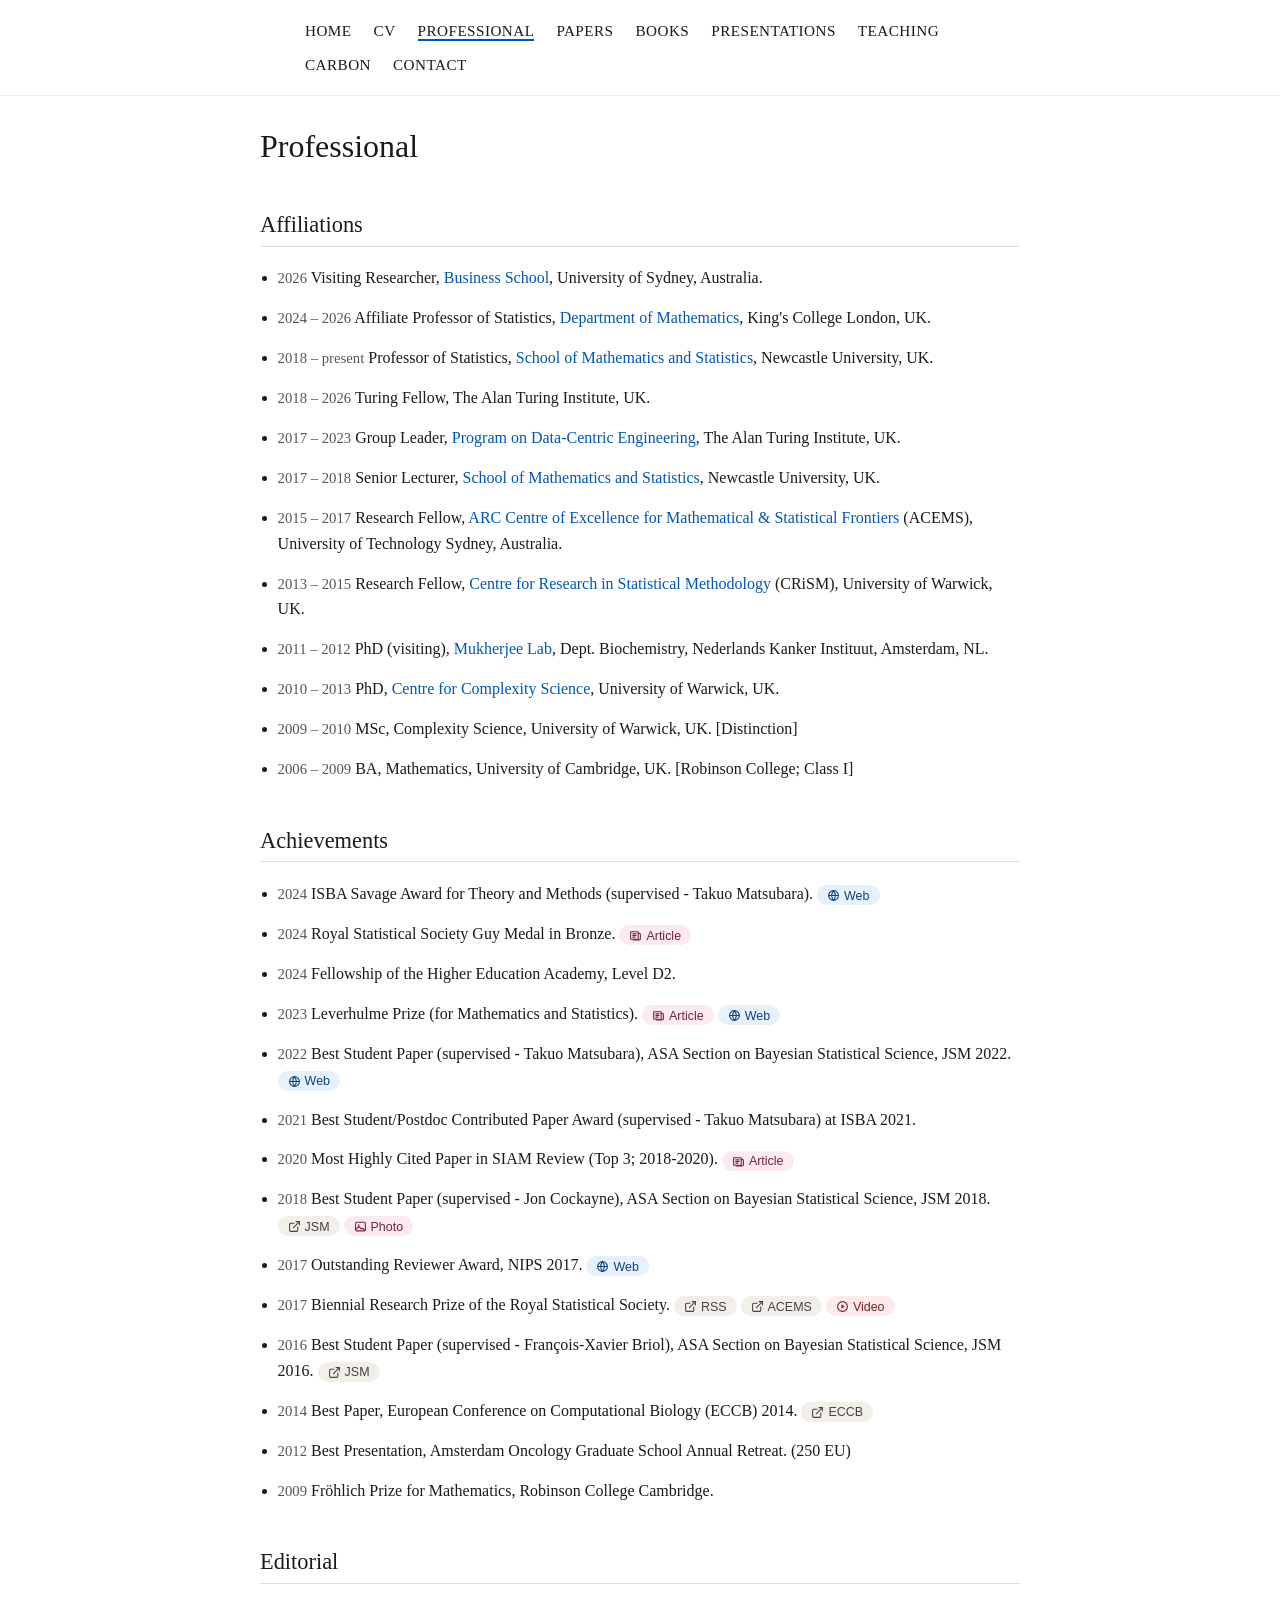
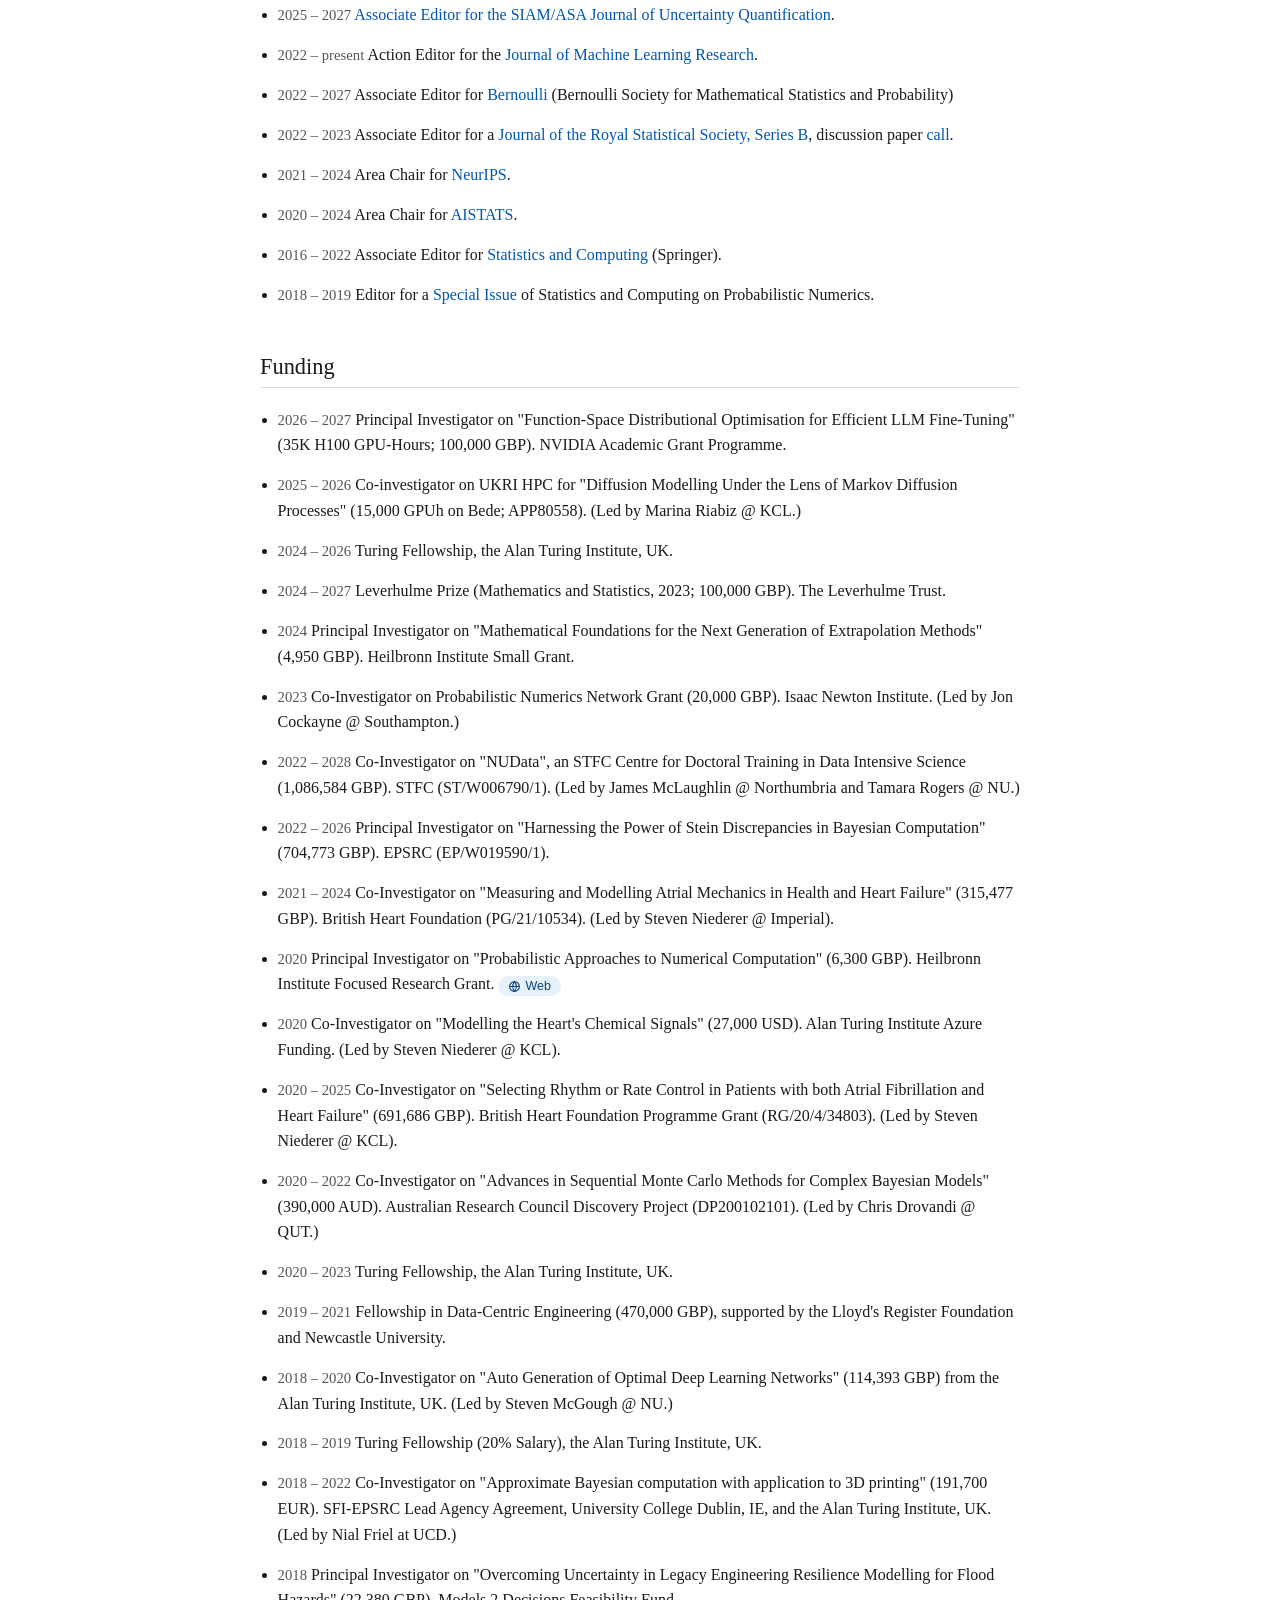
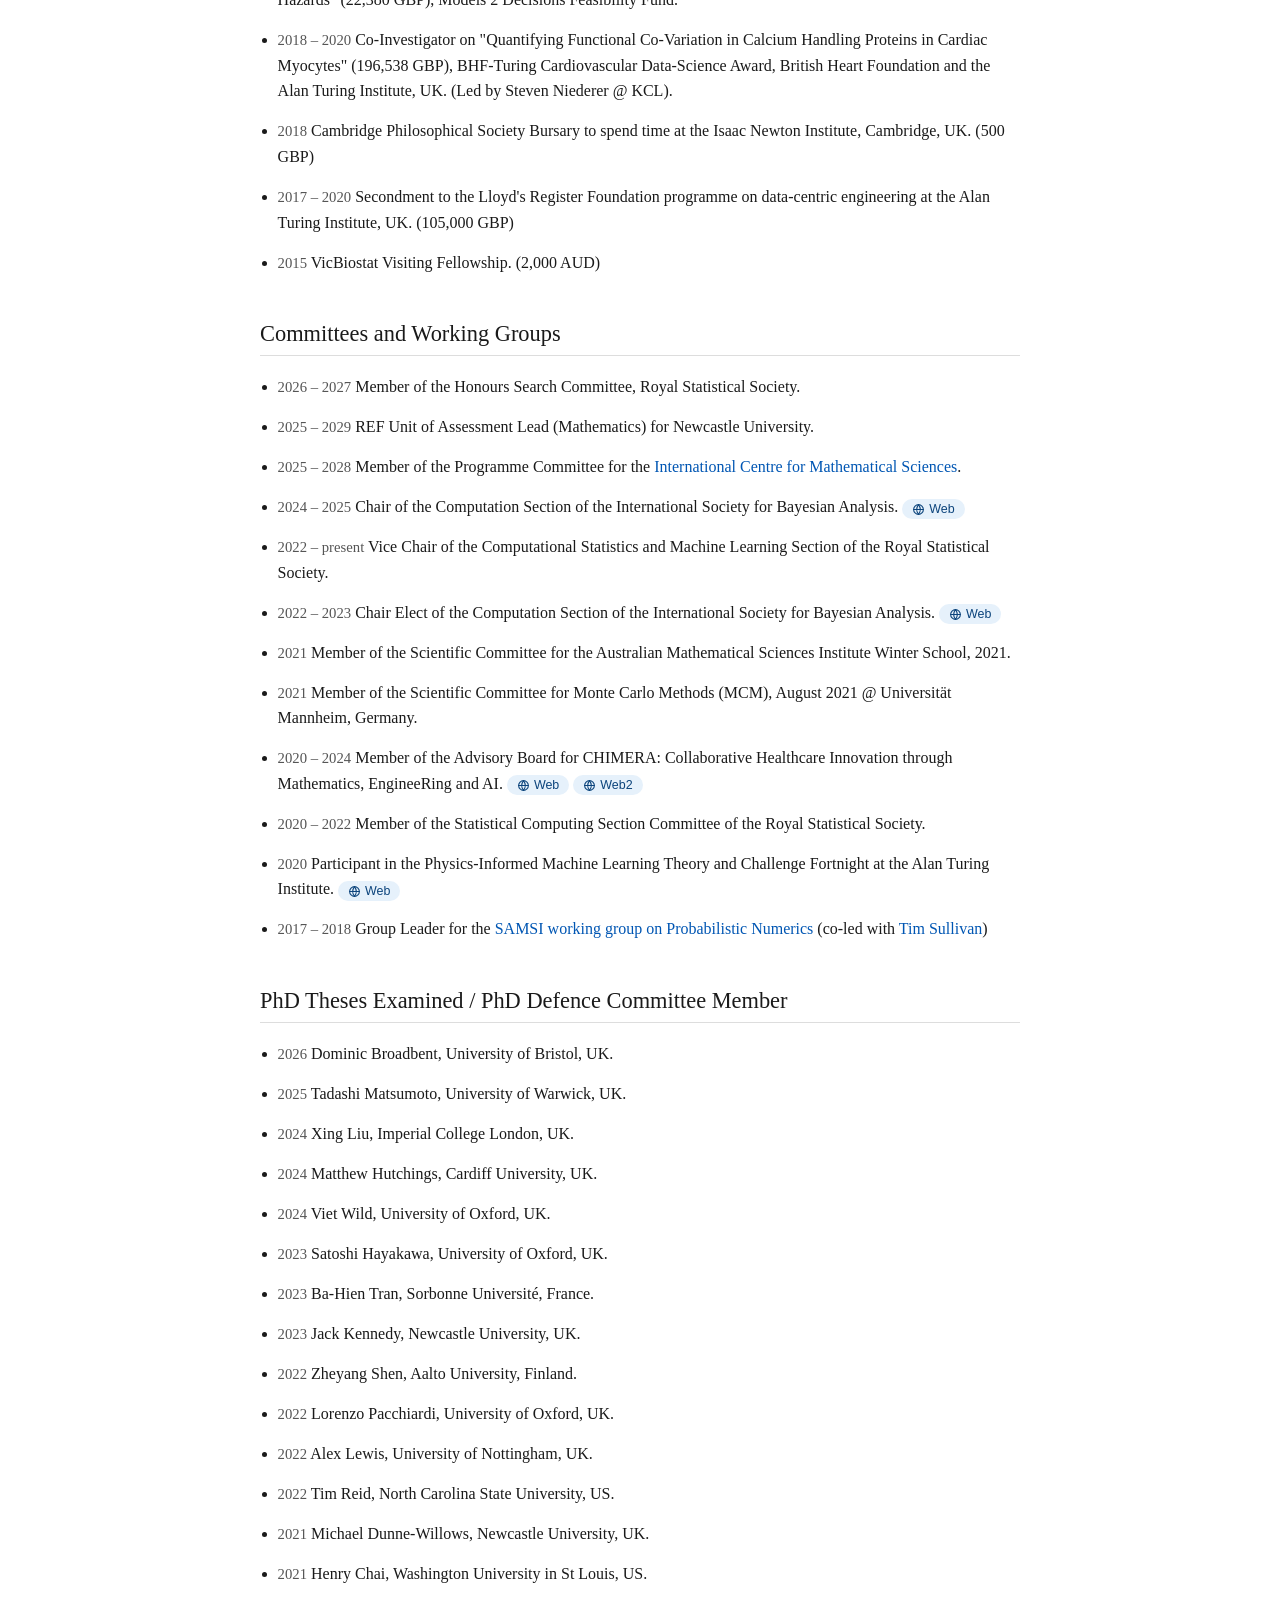
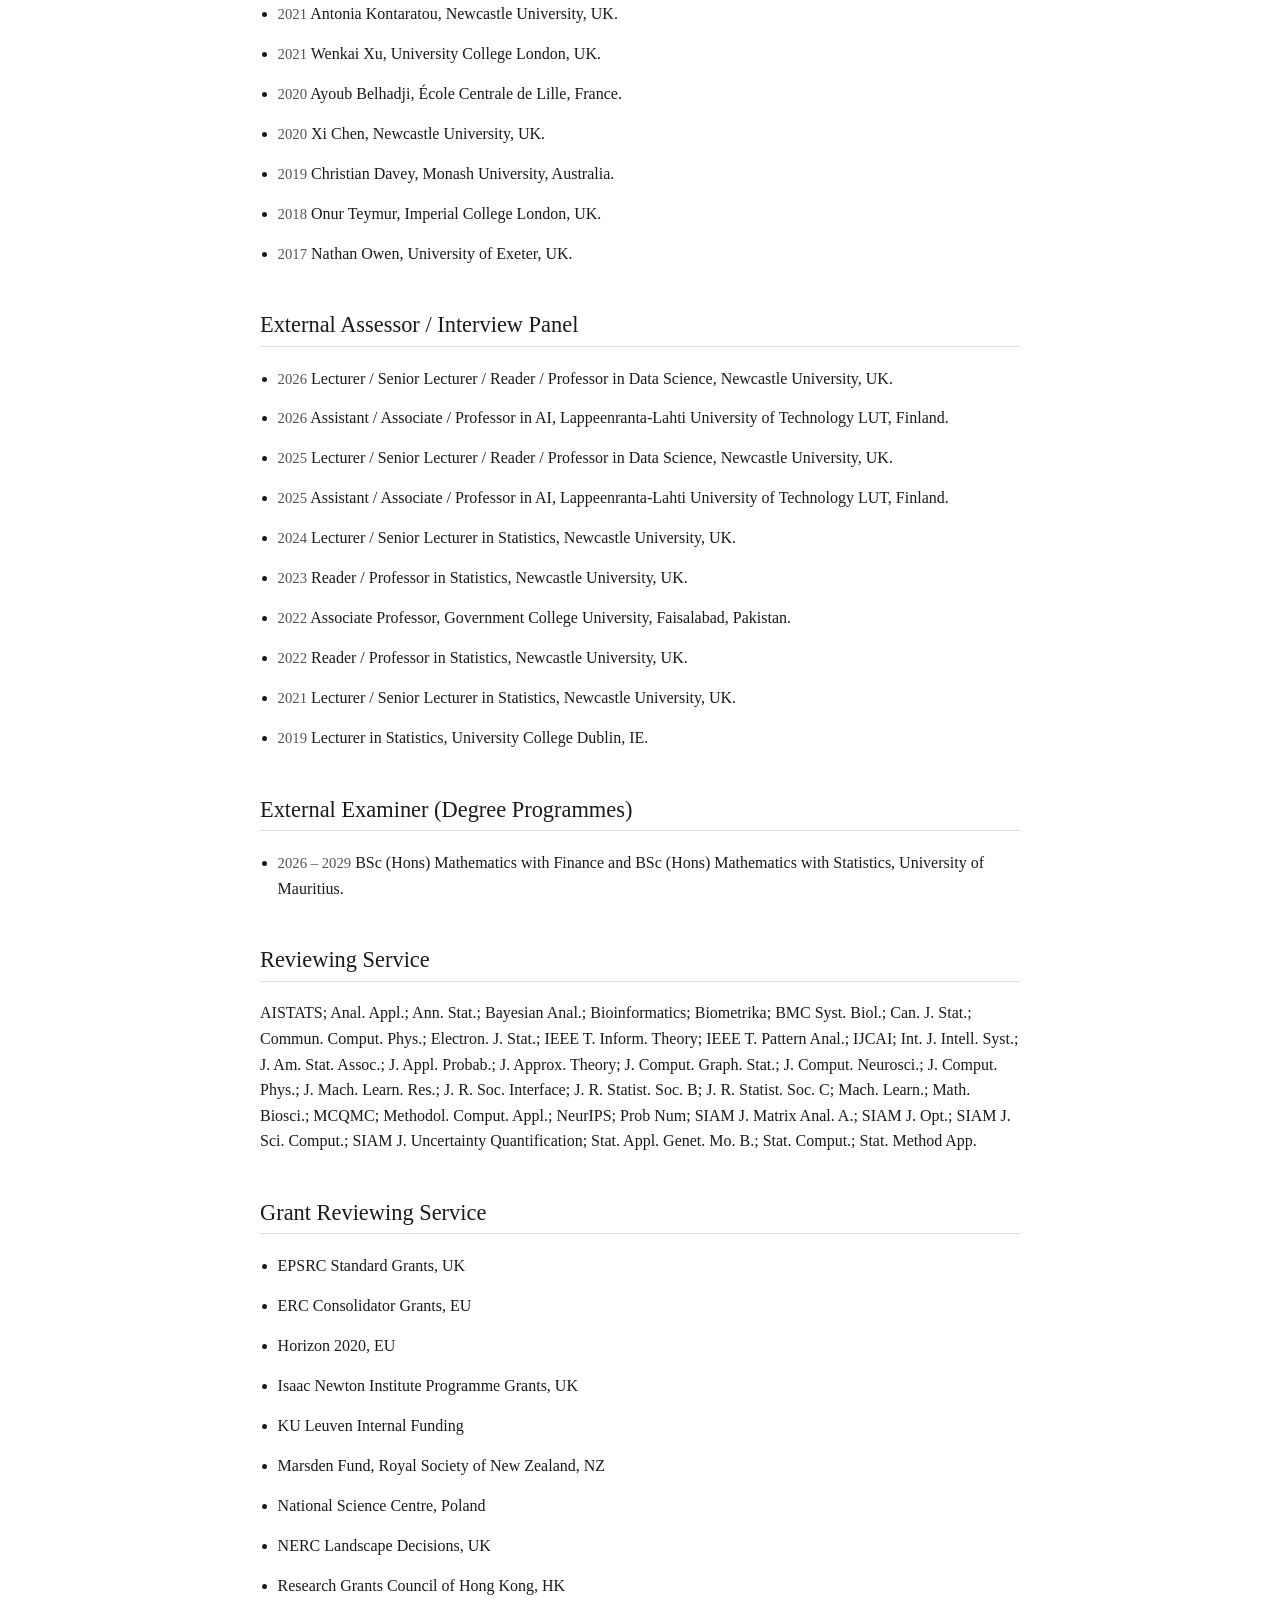
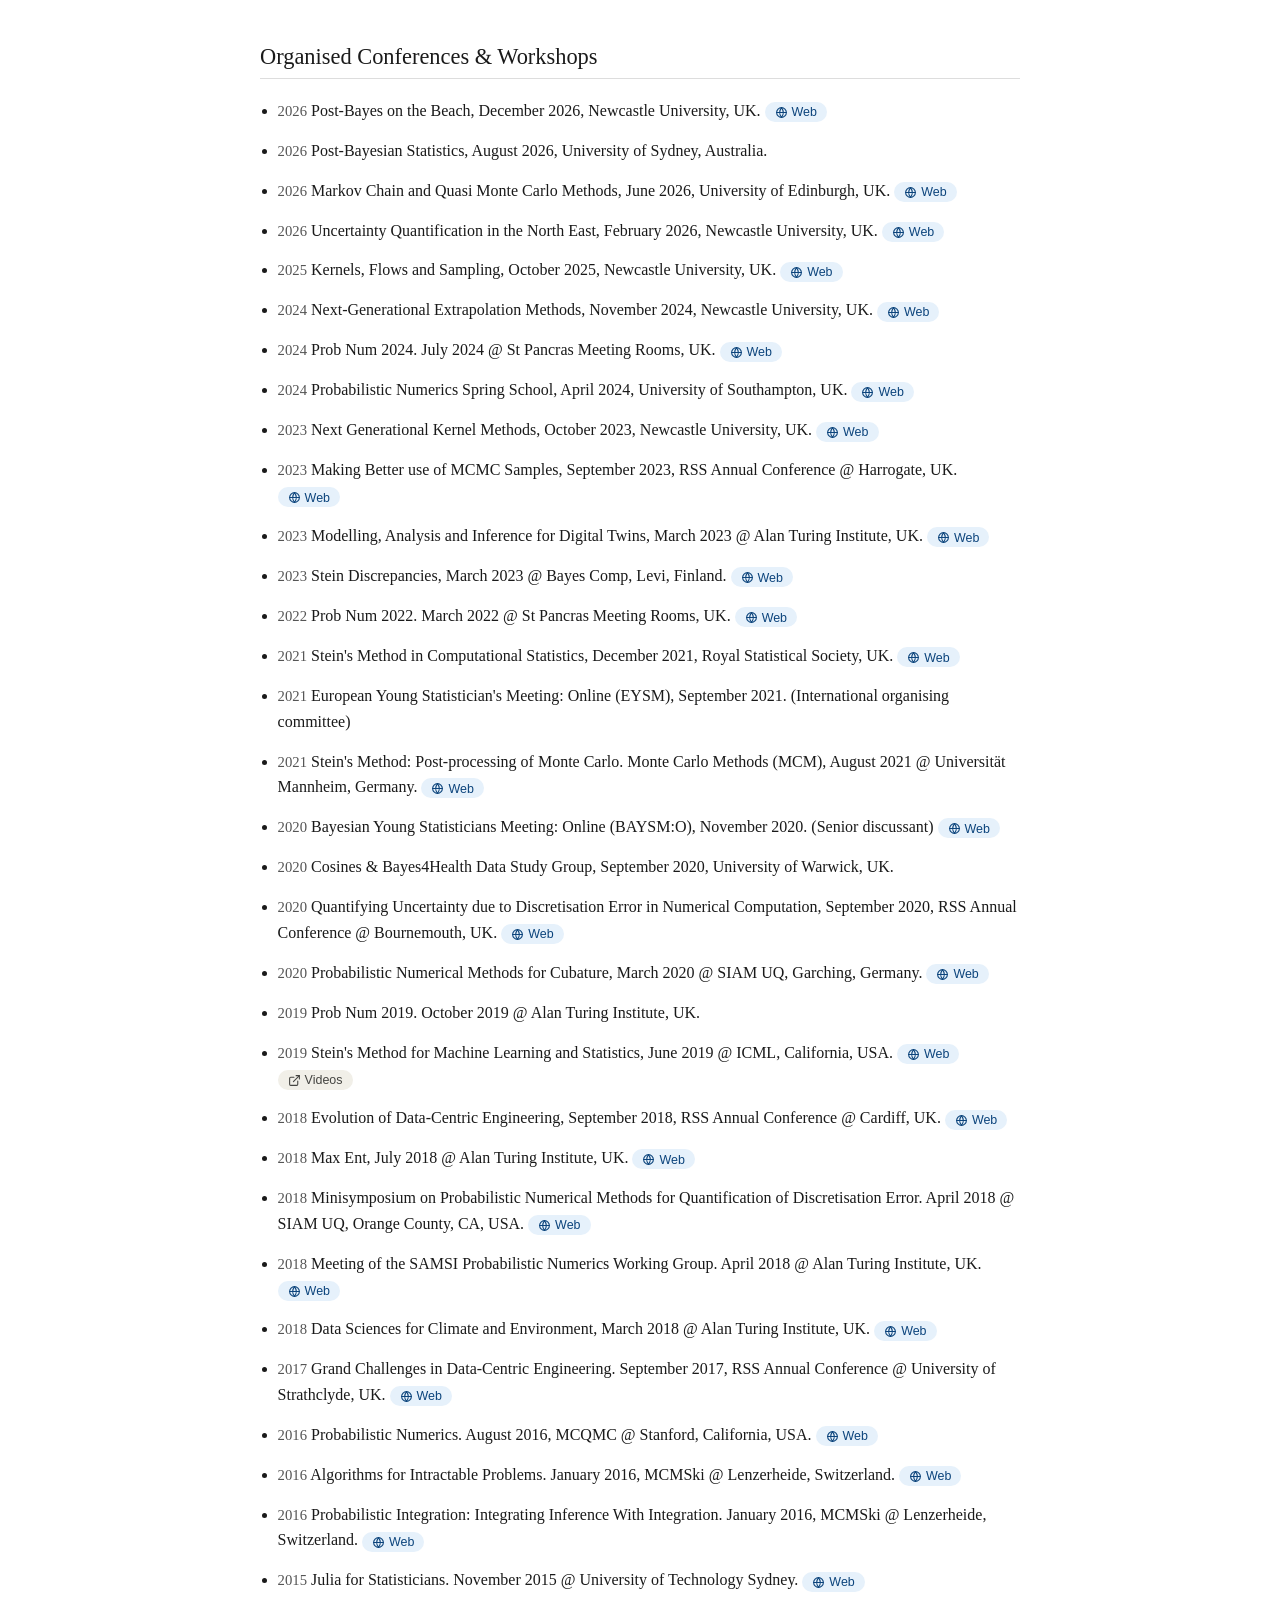
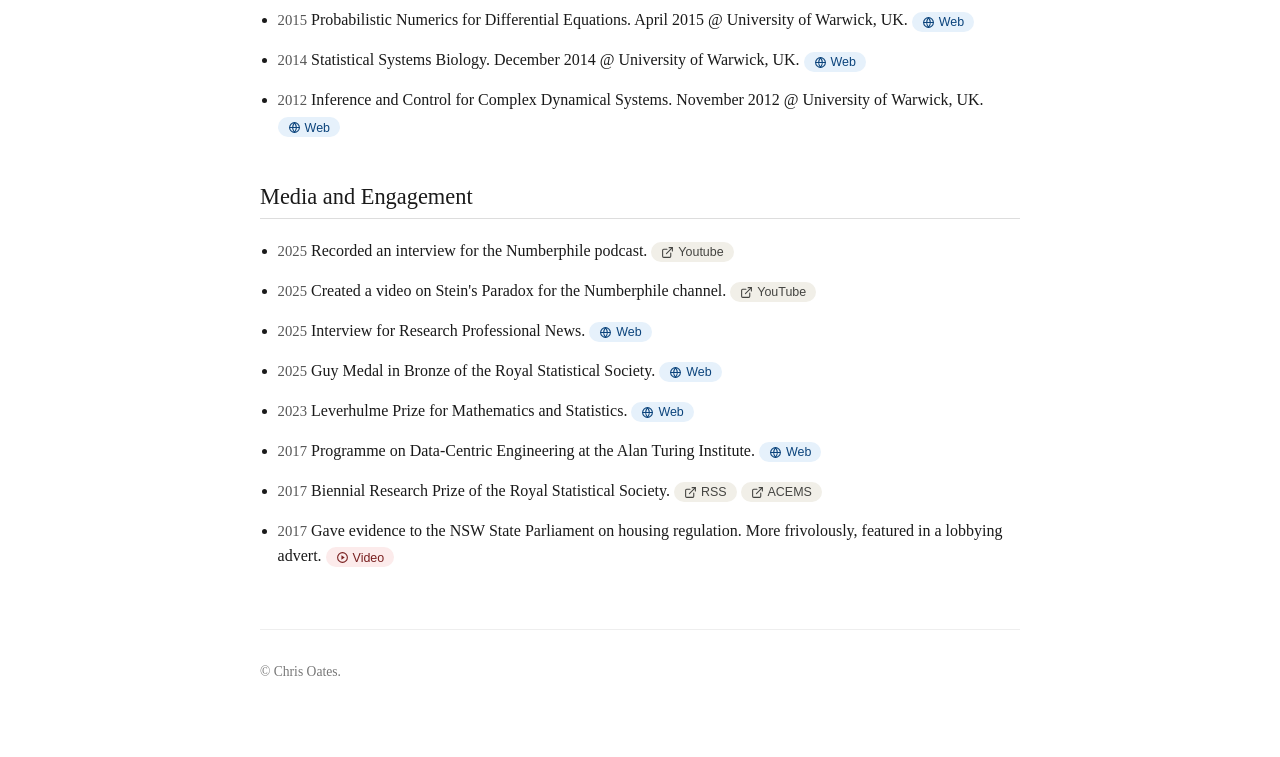
<file: professional.html>
<!DOCTYPE html>
<!--
  =============================================================
  professional.html — CV-style page: affiliations, achievements,
  editorial roles, funding, committees, etc.

  This page is one long list of sections. Each section is just
  a <h2>Heading</h2> followed by a <ul class="entry-list"> of
  <li> bullet points. To add a new line to any section, copy an
  existing <li>...</li> and edit it. To add a whole new section,
  copy an <h2>...</h2> block plus its <ul>...</ul> and edit both.
  See index.html for a more heavily-commented explanation of the
  overall site structure — the same rules apply here.

  ENTRIES WITH LINK BUTTONS
  ---------------------------
  A bullet with one or more small pill-shaped link buttons is
  laid out over a few lines for readability:

    <li>
      Plain-text description of the item.
      <a href="URL" class="link-badge type-web"><svg class="badge-icon" aria-hidden="true"><use href="#icon-world"/></svg>Web</a>
    </li>

  Add one <a class="link-badge type-X">...</a> line per button.
  See papers.html's top comment for the full list of badge types
  (type-web, type-journal, type-video, type-pdf, etc.) and their
  matching icon-* names — the icon shapes themselves are defined
  once, near the top of <body>, in the "Shared icon sprite" block.
  Bullets with no button (just plain text) stay on one line.
  =============================================================
-->
<html lang="en">
<head>
  <meta charset="UTF-8">
  <meta name="viewport" content="width=device-width, initial-scale=1.0">
  <title>Professional — Chris Oates</title>
  <meta name="description" content="Professional record of Chris Oates: affiliations, achievements, editorial roles, funding, committees.">
  <link rel="stylesheet" href="style.css">
</head>
<body>
<!-- ============================================================
     Shared icon sprite -- every badge icon is defined ONCE here
     as a <symbol>, then referenced below via a short
     <svg class="badge-icon"><use href="#icon-name"/></svg> instead
     of repeating the whole icon shape every time. This block is
     never shown directly (display:none). Adding a new badge type?
     Add a new <symbol id="icon-yourname"> shape here, in the same
     24x24 outline style, then reference it the same way.
     ============================================================ -->
<svg style="display:none" aria-hidden="true">
  <symbol id="icon-file-text" viewBox="0 0 24 24" fill="none" stroke="currentColor" stroke-width="2" stroke-linecap="round" stroke-linejoin="round"><path d="M14 2H6a2 2 0 0 0-2 2v16a2 2 0 0 0 2 2h12a2 2 0 0 0 2-2V8z"/><polyline points="14 2 14 8 20 8"/><line x1="8" y1="13" x2="16" y2="13"/><line x1="8" y1="17" x2="16" y2="17"/><line x1="8" y1="9" x2="10" y2="9"/></symbol>
  <symbol id="icon-world" viewBox="0 0 24 24" fill="none" stroke="currentColor" stroke-width="2" stroke-linecap="round" stroke-linejoin="round"><circle cx="12" cy="12" r="9"/><line x1="3" y1="12" x2="21" y2="12"/><path d="M12 3a15 15 0 0 1 0 18a15 15 0 0 1 0-18"/></symbol>
  <symbol id="icon-book-2" viewBox="0 0 24 24" fill="none" stroke="currentColor" stroke-width="2" stroke-linecap="round" stroke-linejoin="round"><path d="M3 5a2 2 0 0 1 2-2h4a2 2 0 0 1 2 2v14a2 2 0 0 0-2-2H3z"/><path d="M21 5a2 2 0 0 0-2-2h-4a2 2 0 0 0-2 2v14a2 2 0 0 1 2-2h6z"/></symbol>
  <symbol id="icon-external-link" viewBox="0 0 24 24" fill="none" stroke="currentColor" stroke-width="2" stroke-linecap="round" stroke-linejoin="round"><path d="M18 13v6a2 2 0 0 1-2 2H5a2 2 0 0 1-2-2V8a2 2 0 0 1 2-2h6"/><polyline points="15 3 21 3 21 9"/><line x1="10" y1="14" x2="21" y2="3"/></symbol>
  <symbol id="icon-play" viewBox="0 0 24 24" fill="none" stroke="currentColor" stroke-width="2" stroke-linecap="round" stroke-linejoin="round"><circle cx="12" cy="12" r="9"/><polygon points="10 8 16 12 10 16" fill="currentColor" stroke="none"/></symbol>
  <symbol id="icon-code" viewBox="0 0 24 24" fill="none" stroke="currentColor" stroke-width="2" stroke-linecap="round" stroke-linejoin="round"><polyline points="8 6 3 12 8 18"/><polyline points="16 6 21 12 16 18"/></symbol>
  <symbol id="icon-slides" viewBox="0 0 24 24" fill="none" stroke="currentColor" stroke-width="2" stroke-linecap="round" stroke-linejoin="round"><rect x="3" y="4" width="18" height="12" rx="1"/><line x1="12" y1="16" x2="12" y2="20"/><line x1="8" y1="20" x2="16" y2="20"/><polyline points="7 12 10 9 13 11 17 7"/></symbol>
  <symbol id="icon-news" viewBox="0 0 24 24" fill="none" stroke="currentColor" stroke-width="2" stroke-linecap="round" stroke-linejoin="round"><rect x="3" y="5" width="14" height="14" rx="1"/><line x1="7" y1="9" x2="13" y2="9"/><line x1="7" y1="12" x2="13" y2="12"/><line x1="7" y1="15" x2="11" y2="15"/><path d="M17 8h2a2 2 0 0 1 2 2v8a2 2 0 0 1-2 2H8"/></symbol>
  <symbol id="icon-book" viewBox="0 0 24 24" fill="none" stroke="currentColor" stroke-width="2" stroke-linecap="round" stroke-linejoin="round"><path d="M5 4a1 1 0 0 1 1-1h11a1 1 0 0 1 1 1v16a1 1 0 0 1-1 1H6a1 1 0 0 1-1-1z"/><line x1="8" y1="3" x2="8" y2="21"/></symbol>
  <symbol id="icon-photo" viewBox="0 0 24 24" fill="none" stroke="currentColor" stroke-width="2" stroke-linecap="round" stroke-linejoin="round"><rect x="3" y="4" width="18" height="16" rx="2"/><circle cx="8.5" cy="9.5" r="1.5" fill="currentColor" stroke="none"/><polyline points="4 17 9 12 14 17 16 15 20 19"/></symbol>
  <symbol id="icon-message" viewBox="0 0 24 24" fill="none" stroke="currentColor" stroke-width="2" stroke-linecap="round" stroke-linejoin="round"><path d="M4 5h16a1 1 0 0 1 1 1v10a1 1 0 0 1-1 1H9l-4 4v-4H4a1 1 0 0 1-1-1V6a1 1 0 0 1 1-1z"/></symbol>
  <symbol id="icon-flask" viewBox="0 0 24 24" fill="none" stroke="currentColor" stroke-width="2" stroke-linecap="round" stroke-linejoin="round"><path d="M9 3h6"/><path d="M10 3v6L4.5 18a1.5 1.5 0 0 0 1.3 2.2h12.4a1.5 1.5 0 0 0 1.3-2.2L14 9V3"/><line x1="7" y1="15" x2="17" y2="15"/></symbol>
  <symbol id="icon-pdf" viewBox="0 0 24 24" fill="none" stroke="currentColor" stroke-width="2" stroke-linecap="round" stroke-linejoin="round"><path d="M14 2H6a2 2 0 0 0-2 2v16a2 2 0 0 0 2 2h12a2 2 0 0 0 2-2V8z"/><polyline points="14 2 14 8 20 8"/><text x="6.3" y="17.5" font-size="6.5" font-family="Arial, sans-serif" font-weight="bold" fill="currentColor" stroke="none">PDF</text></symbol>
</svg>


<nav class="site-nav">
  <ul>
    <li><a href="index.html">Home</a></li>
    <li><a href="cv.pdf">CV</a></li>
    <li><a href="professional.html" class="current">Professional</a></li>
    <li><a href="papers.html">Papers</a></li>
    <li><a href="books.html">Books</a></li>
    <li><a href="presentations.html">Presentations</a></li>
    <li><a href="teaching.html">Teaching</a></li>
    <li><a href="carbon.html">Carbon</a></li>
    <li><a href="contact.html">Contact</a></li>
  </ul>
</nav>

<div class="page">
  <h1>Professional</h1>

  <h2>Affiliations</h2>
  <ul class="entry-list">
    <li><span class="meta">2026</span> Visiting Researcher, <a href="https://www.sydney.edu.au/business/">Business School</a>, University of Sydney, Australia.</li>
    <li><span class="meta">2024 – 2026</span> Affiliate Professor of Statistics, <a href="https://www.kcl.ac.uk/research/statistics">Department of Mathematics</a>, King's College London, UK.</li>
    <li><span class="meta">2018 – present</span> Professor of Statistics, <a href="http://www.ncl.ac.uk/maths/">School of Mathematics and Statistics</a>, Newcastle University, UK.</li>
    <li><span class="meta">2018 – 2026</span> Turing Fellow, The Alan Turing Institute, UK.</li>
    <li><span class="meta">2017 – 2023</span> Group Leader, <a href="https://www.turing.ac.uk/data-centric-engineering">Program on Data-Centric Engineering</a>, The Alan Turing Institute, UK.</li>
    <li><span class="meta">2017 – 2018</span> Senior Lecturer, <a href="http://www.ncl.ac.uk/maths/">School of Mathematics and Statistics</a>, Newcastle University, UK.</li>
    <li><span class="meta">2015 – 2017</span> Research Fellow, <a href="http://acems.org.au/">ARC Centre of Excellence for Mathematical &amp; Statistical Frontiers</a> (ACEMS), University of Technology Sydney, Australia.</li>
    <li><span class="meta">2013 – 2015</span> Research Fellow, <a href="http://www2.warwick.ac.uk/fac/sci/statistics/crism/">Centre for Research in Statistical Methodology</a> (CRiSM), University of Warwick, UK.</li>
    <li><span class="meta">2011 – 2012</span> PhD (visiting), <a href="http://mukherjeelab.nki.nl/Home.html">Mukherjee Lab</a>, Dept. Biochemistry, Nederlands Kanker Instituut, Amsterdam, NL.</li>
    <li><span class="meta">2010 – 2013</span> PhD, <a href="http://www2.warwick.ac.uk/fac/cross_fac/complexity/">Centre for Complexity Science</a>, University of Warwick, UK.</li>
    <li><span class="meta">2009 – 2010</span> MSc, Complexity Science, University of Warwick, UK. [Distinction]</li>
    <li><span class="meta">2006 – 2009</span> BA, Mathematics, University of Cambridge, UK. [Robinson College; Class I]</li>
  </ul>

  <h2>Achievements</h2>
  <ul class="entry-list">
    <li>
      <span class="meta">2024</span> ISBA Savage Award for Theory and Methods (supervised - Takuo Matsubara).
      <a href="https://bayesian.org/project/savage-award/" class="link-badge type-web"><svg class="badge-icon" aria-hidden="true"><use href="#icon-world"/></svg>Web</a>
    </li>
    <li>
      <span class="meta">2024</span> Royal Statistical Society Guy Medal in Bronze.
      <a href="https://rss.org.uk/news-publication/news-publications/2024/general-news/announcing-our-honours-recipients-for-2024/" class="link-badge type-article"><svg class="badge-icon" aria-hidden="true"><use href="#icon-news"/></svg>Article</a>
    </li>
    <li><span class="meta">2024</span> Fellowship of the Higher Education Academy, Level D2.</li>
    <li>
      <span class="meta">2023</span> Leverhulme Prize (for Mathematics and Statistics).
      <a href="https://www.ncl.ac.uk/press/articles/latest/2023/10/chrisoateslevehulmeprize/" class="link-badge type-article"><svg class="badge-icon" aria-hidden="true"><use href="#icon-news"/></svg>Article</a>
      <a href="https://www.leverhulme.ac.uk/news/philip-leverhulme-prize-winners-2023" class="link-badge type-web"><svg class="badge-icon" aria-hidden="true"><use href="#icon-world"/></svg>Web</a>
    </li>
    <li>
      <span class="meta">2022</span> Best Student Paper (supervised - Takuo Matsubara), ASA Section on Bayesian Statistical Science, JSM 2022.
      <a href="https://amstat.connectedcommunity.org/sbss/awards" class="link-badge type-web"><svg class="badge-icon" aria-hidden="true"><use href="#icon-world"/></svg>Web</a>
    </li>
    <li><span class="meta">2021</span> Best Student/Postdoc Contributed Paper Award (supervised - Takuo Matsubara) at ISBA 2021.</li>
    <li>
      <span class="meta">2020</span> Most Highly Cited Paper in SIAM Review (Top 3; 2018-2020).
      <a href="https://sinews.siam.org/Details-Page/siam-journals-top-three-most-cited-papers-2" class="link-badge type-article"><svg class="badge-icon" aria-hidden="true"><use href="#icon-news"/></svg>Article</a>
    </li>
    <li>
      <span class="meta">2018</span> Best Student Paper (supervised - Jon Cockayne), ASA Section on Bayesian Statistical Science, JSM 2018.
      <a href="http://community.amstat.org/sbss/awards/sbssstudentpapercompetitionwinners" class="link-badge type-other"><svg class="badge-icon" aria-hidden="true"><use href="#icon-external-link"/></svg>JSM</a>
      <a href="https://higherlogicdownload.s3.amazonaws.com/AMSTAT/99a3f1a8-4c9a-4203-a6a4-1928320c6af7/UploadedImages/JSM2018/IMG_4399.jpg" class="link-badge type-article"><svg class="badge-icon" aria-hidden="true"><use href="#icon-photo"/></svg>Photo</a>
    </li>
    <li>
      <span class="meta">2017</span> Outstanding Reviewer Award, NIPS 2017.
      <a href="https://nips.cc/Conferences/2017/Awards" class="link-badge type-web"><svg class="badge-icon" aria-hidden="true"><use href="#icon-world"/></svg>Web</a>
    </li>
    <li>
      <span class="meta">2017</span> Biennial Research Prize of the Royal Statistical Society.
      <a href="https://rss.org.uk/RSS/media/File-library/Events/Awards/previous_recipients_of_-Society_awards.pdf" class="link-badge type-other"><svg class="badge-icon" aria-hidden="true"><use href="#icon-external-link"/></svg>RSS</a>
      <a href="http://acems.org.au/chris-oates-rss-award/" class="link-badge type-other"><svg class="badge-icon" aria-hidden="true"><use href="#icon-external-link"/></svg>ACEMS</a>
      <a href="https://www.youtube.com/watch?v=72-u3rpZOec&feature=youtu.be&t=18m29s" class="link-badge type-video"><svg class="badge-icon" aria-hidden="true"><use href="#icon-play"/></svg>Video</a>
    </li>
    <li>
      <span class="meta">2016</span> Best Student Paper (supervised - François-Xavier Briol), ASA Section on Bayesian Statistical Science, JSM 2016.
      <a href="http://community.amstat.org/sbss/awards/sbssstudentpapercompetitionwinners" class="link-badge type-other"><svg class="badge-icon" aria-hidden="true"><use href="#icon-external-link"/></svg>JSM</a>
    </li>
    <li>
      <span class="meta">2014</span> Best Paper, European Conference on Computational Biology (ECCB) 2014.
      <a href="http://www.ebi.ac.uk/eccb/2014/eccb14.loria.fr/program/eccb-14-awards.html" class="link-badge type-other"><svg class="badge-icon" aria-hidden="true"><use href="#icon-external-link"/></svg>ECCB</a>
    </li>
    <li><span class="meta">2012</span> Best Presentation, Amsterdam Oncology Graduate School Annual Retreat. (250 EU)</li>
    <li><span class="meta">2009</span> Fröhlich Prize for Mathematics, Robinson College Cambridge.</li>
  </ul>

  <h2>Editorial</h2>
  <ul class="entry-list">
    <li><span class="meta">2025 – 2027</span> <a href="https://siam.org/publications/siam-journals/siam-asa-journal-on-uncertainty-quantification/">Associate Editor for the SIAM/ASA Journal of Uncertainty Quantification</a>.</li>
    <li><span class="meta">2022 – present</span> Action Editor for the <a href="https://www.jmlr.org">Journal of Machine Learning Research</a>.</li>
    <li><span class="meta">2022 – 2027</span> Associate Editor for <a href="http://www.bernoulli-society.org/publications/bernoulli-journal">Bernoulli</a> (Bernoulli Society for Mathematical Statistics and Probability)</li>
    <li><span class="meta">2022 – 2023</span> Associate Editor for a <a href="https://rss.onlinelibrary.wiley.com/journal/14679868">Journal of the Royal Statistical Society, Series B</a>, discussion paper <a href="https://rss.org.uk/news-publication/news-publications/2022/member-callouts/call-for-discussion-papers-2022-probabilistic-and/">call</a>.</li>
    <li><span class="meta">2021 – 2024</span> Area Chair for <a href="https://nips.cc">NeurIPS</a>.</li>
    <li><span class="meta">2020 – 2024</span> Area Chair for <a href="https://aistats.org">AISTATS</a>.</li>
    <li><span class="meta">2016 – 2022</span> Associate Editor for <a href="http://www.springer.com/statistics/computational+statistics/journal/11222">Statistics and Computing</a> (Springer).</li>
    <li><span class="meta">2018 – 2019</span> Editor for a <a href="https://link.springer.com/journal/11222/29/6">Special Issue</a> of Statistics and Computing on Probabilistic Numerics.</li>
  </ul>

  <h2>Funding</h2>
  <ul class="entry-list">
    <li><span class="meta">2026 – 2027</span> Principal Investigator on "Function-Space Distributional Optimisation for Efficient LLM Fine-Tuning" (35K H100 GPU-Hours; 100,000 GBP).  NVIDIA Academic Grant Programme.</li>
    <li><span class="meta">2025 – 2026</span> Co-investigator on UKRI HPC for "Diffusion Modelling Under the Lens of Markov Diffusion Processes" (15,000 GPUh on Bede; APP80558). (Led by Marina Riabiz @ KCL.)</li>
    <li><span class="meta">2024 – 2026</span> Turing Fellowship, the Alan Turing Institute, UK.</li>
    <li><span class="meta">2024 – 2027</span> Leverhulme Prize (Mathematics and Statistics, 2023; 100,000 GBP). The Leverhulme Trust.</li>
    <li><span class="meta">2024</span> Principal Investigator on "Mathematical Foundations for the Next Generation of Extrapolation Methods" (4,950 GBP). Heilbronn Institute Small Grant.</li>
    <li><span class="meta">2023</span> Co-Investigator on Probabilistic Numerics Network Grant (20,000 GBP). Isaac Newton Institute. (Led by Jon Cockayne @ Southampton.)</li>
    <li><span class="meta">2022 – 2028</span> Co-Investigator on "NUData", an STFC Centre for Doctoral Training in Data Intensive Science (1,086,584 GBP). STFC (ST/W006790/1). (Led by James McLaughlin @ Northumbria and Tamara Rogers @ NU.)</li>
    <li><span class="meta">2022 – 2026</span> Principal Investigator on "Harnessing the Power of Stein Discrepancies in Bayesian Computation" (704,773 GBP). EPSRC (EP/W019590/1).</li>
    <li><span class="meta">2021 – 2024</span> Co-Investigator on "Measuring and Modelling Atrial Mechanics in Health and Heart Failure" (315,477 GBP). British Heart Foundation (PG/21/10534). (Led by Steven Niederer @ Imperial).</li>
    <li>
      <span class="meta">2020</span> Principal Investigator on "Probabilistic Approaches to Numerical Computation" (6,300 GBP). Heilbronn Institute Focused Research Grant.
      <a href="https://probnum2022.github.io" class="link-badge type-web"><svg class="badge-icon" aria-hidden="true"><use href="#icon-world"/></svg>Web</a>
    </li>
    <li><span class="meta">2020</span> Co-Investigator on "Modelling the Heart's Chemical Signals" (27,000 USD). Alan Turing Institute Azure Funding. (Led by Steven Niederer @ KCL).</li>
    <li><span class="meta">2020 – 2025</span> Co-Investigator on "Selecting Rhythm or Rate Control in Patients with both Atrial Fibrillation and Heart Failure" (691,686 GBP). British Heart Foundation Programme Grant (RG/20/4/34803). (Led by Steven Niederer @ KCL).</li>
    <li><span class="meta">2020 – 2022</span> Co-Investigator on "Advances in Sequential Monte Carlo Methods for Complex Bayesian Models" (390,000 AUD). Australian Research Council Discovery Project (DP200102101). (Led by Chris Drovandi @ QUT.)</li>
    <li><span class="meta">2020 – 2023</span> Turing Fellowship, the Alan Turing Institute, UK.</li>
    <li><span class="meta">2019 – 2021</span> Fellowship in Data-Centric Engineering (470,000 GBP), supported by the Lloyd's Register Foundation and Newcastle University.</li>
    <li><span class="meta">2018 – 2020</span> Co-Investigator on "Auto Generation of Optimal Deep Learning Networks" (114,393 GBP) from the Alan Turing Institute, UK. (Led by Steven McGough @ NU.)</li>
    <li><span class="meta">2018 – 2019</span> Turing Fellowship (20% Salary), the Alan Turing Institute, UK.</li>
    <li><span class="meta">2018 – 2022</span> Co-Investigator on "Approximate Bayesian computation with application to 3D printing" (191,700 EUR). SFI-EPSRC Lead Agency Agreement, University College Dublin, IE, and the Alan Turing Institute, UK. (Led by Nial Friel at UCD.)</li>
    <li><span class="meta">2018</span> Principal Investigator on "Overcoming Uncertainty in Legacy Engineering Resilience Modelling for Flood Hazards" (22,380 GBP), Models 2 Decisions Feasibility Fund.</li>
    <li><span class="meta">2018 – 2020</span> Co-Investigator on "Quantifying Functional Co-Variation in Calcium Handling Proteins in Cardiac Myocytes" (196,538 GBP), BHF-Turing Cardiovascular Data-Science Award, British Heart Foundation and the Alan Turing Institute, UK. (Led by Steven Niederer @ KCL).</li>
    <li><span class="meta">2018</span> Cambridge Philosophical Society Bursary to spend time at the Isaac Newton Institute, Cambridge, UK. (500 GBP)</li>
    <li><span class="meta">2017 – 2020</span> Secondment to the Lloyd's Register Foundation programme on data-centric engineering at the Alan Turing Institute, UK. (105,000 GBP)</li>
    <li><span class="meta">2015</span> VicBiostat Visiting Fellowship. (2,000 AUD)</li>
  </ul>

  <h2>Committees and Working Groups</h2>
  <ul class="entry-list">
    <li><span class="meta">2026 – 2027</span> Member of the Honours Search Committee, Royal Statistical Society.</li>
    <li><span class="meta">2025 – 2029</span> REF Unit of Assessment Lead (Mathematics) for Newcastle University.</li>
    <li><span class="meta">2025 – 2028</span> Member of the Programme Committee for the <a href="https://www.icms.org.uk">International Centre for Mathematical Sciences</a>.</li>
    <li>
      <span class="meta">2024 – 2025</span> Chair of the Computation Section of the International Society for Bayesian Analysis.
      <a href="https://bayesian.org/sectionschapters/computation/" class="link-badge type-web"><svg class="badge-icon" aria-hidden="true"><use href="#icon-world"/></svg>Web</a>
    </li>
    <li><span class="meta">2022 – present</span> Vice Chair of the Computational Statistics and Machine Learning Section of the Royal Statistical Society.</li>
    <li>
      <span class="meta">2022 – 2023</span> Chair Elect of the Computation Section of the International Society for Bayesian Analysis.
      <a href="https://bayesian.org/sectionschapters/computation/" class="link-badge type-web"><svg class="badge-icon" aria-hidden="true"><use href="#icon-world"/></svg>Web</a>
    </li>
    <li><span class="meta">2021</span> Member of the Scientific Committee for the Australian Mathematical Sciences Institute Winter School, 2021.</li>
    <li><span class="meta">2021</span> Member of the Scientific Committee for Monte Carlo Methods (MCM), August 2021 @ Universität Mannheim, Germany.</li>
    <li>
      <span class="meta">2020 – 2024</span> Member of the Advisory Board for CHIMERA: Collaborative Healthcare Innovation through Mathematics, EngineeRing and AI.
      <a href="https://www.ucl.ac.uk/chimera/" class="link-badge type-web"><svg class="badge-icon" aria-hidden="true"><use href="#icon-world"/></svg>Web</a>
      <a href="https://gow.epsrc.ukri.org/NGBOViewGrant.aspx?GrantRef=EP%2FT017791%2F1" class="link-badge type-web"><svg class="badge-icon" aria-hidden="true"><use href="#icon-world"/></svg>Web2</a>
    </li>
    <li><span class="meta">2020 – 2022</span> Member of the Statistical Computing Section Committee of the Royal Statistical Society.</li>
    <li>
      <span class="meta">2020</span> Participant in the Physics-Informed Machine Learning Theory and Challenge Fortnight at the Alan Turing Institute.
      <a href="https://www.turing.ac.uk/collaborate-turing/theory-and-method-challenge-fortnights" class="link-badge type-web"><svg class="badge-icon" aria-hidden="true"><use href="#icon-world"/></svg>Web</a>
    </li>
    <li><span class="meta">2017 – 2018</span> Group Leader for the <a href="https://www.samsi.info/qmc-working-group-ii-probabilistic-numerics/">SAMSI working group on Probabilistic Numerics</a> (co-led with <a href="http://www.tjsullivan.org.uk/">Tim Sullivan</a>)</li>
  </ul>

  <h2>PhD Theses Examined / PhD Defence Committee Member</h2>
  <ul class="entry-list">
    <li><span class="meta">2026</span> Dominic Broadbent, University of Bristol, UK.</li>
    <li><span class="meta">2025</span> Tadashi Matsumoto, University of Warwick, UK.</li>
    <li><span class="meta">2024</span> Xing Liu, Imperial College London, UK.</li>
    <li><span class="meta">2024</span> Matthew Hutchings, Cardiff University, UK.</li>
    <li><span class="meta">2024</span> Viet Wild, University of Oxford, UK.</li>
    <li><span class="meta">2023</span> Satoshi Hayakawa, University of Oxford, UK.</li>
    <li><span class="meta">2023</span> Ba-Hien Tran, Sorbonne Université, France.</li>
    <li><span class="meta">2023</span> Jack Kennedy, Newcastle University, UK.</li>
    <li><span class="meta">2022</span> Zheyang Shen, Aalto University, Finland.</li>
    <li><span class="meta">2022</span> Lorenzo Pacchiardi, University of Oxford, UK.</li>
    <li><span class="meta">2022</span> Alex Lewis, University of Nottingham, UK.</li>
    <li><span class="meta">2022</span> Tim Reid, North Carolina State University, US.</li>
    <li><span class="meta">2021</span> Michael Dunne-Willows, Newcastle University, UK.</li>
    <li><span class="meta">2021</span> Henry Chai, Washington University in St Louis, US.</li>
    <li><span class="meta">2021</span> Antonia Kontaratou, Newcastle University, UK.</li>
    <li><span class="meta">2021</span> Wenkai Xu, University College London, UK.</li>
    <li><span class="meta">2020</span> Ayoub Belhadji, École Centrale de Lille, France.</li>
    <li><span class="meta">2020</span> Xi Chen, Newcastle University, UK.</li>
    <li><span class="meta">2019</span> Christian Davey, Monash University, Australia.</li>
    <li><span class="meta">2018</span> Onur Teymur, Imperial College London, UK.</li>
    <li><span class="meta">2017</span> Nathan Owen, University of Exeter, UK.</li>
  </ul>

  <h2>External Assessor / Interview Panel</h2>
  <ul class="entry-list">
    <li><span class="meta">2026</span> Lecturer / Senior Lecturer / Reader / Professor in Data Science, Newcastle University, UK.</li>
    <li><span class="meta">2026</span> Assistant / Associate / Professor in AI, Lappeenranta-Lahti University of Technology LUT, Finland.</li>
    <li><span class="meta">2025</span> Lecturer / Senior Lecturer / Reader / Professor in Data Science, Newcastle University, UK.</li>
    <li><span class="meta">2025</span> Assistant / Associate / Professor in AI, Lappeenranta-Lahti University of Technology LUT, Finland.</li>
    <li><span class="meta">2024</span> Lecturer / Senior Lecturer in Statistics, Newcastle University, UK.</li>
    <li><span class="meta">2023</span> Reader / Professor in Statistics, Newcastle University, UK.</li>
    <li><span class="meta">2022</span> Associate Professor, Government College University, Faisalabad, Pakistan.</li>
    <li><span class="meta">2022</span> Reader / Professor in Statistics, Newcastle University, UK.</li>
    <li><span class="meta">2021</span> Lecturer / Senior Lecturer in Statistics, Newcastle University, UK.</li>
    <li><span class="meta">2019</span> Lecturer in Statistics, University College Dublin, IE.</li>
  </ul>

  <h2>External Examiner (Degree Programmes)</h2>
  <ul class="entry-list">
    <li><span class="meta">2026 – 2029</span> BSc (Hons) Mathematics with Finance and BSc (Hons) Mathematics with Statistics, University of Mauritius.</li>
  </ul>

  <h2>Reviewing Service</h2>
  <p>AISTATS; Anal. Appl.; Ann. Stat.; Bayesian Anal.; Bioinformatics; Biometrika; BMC Syst. Biol.; Can. J. Stat.; Commun. Comput. Phys.; Electron. J. Stat.; IEEE T. Inform. Theory; IEEE T. Pattern Anal.; IJCAI; Int. J. Intell. Syst.; J. Am. Stat. Assoc.; J. Appl. Probab.; J. Approx. Theory; J. Comput. Graph. Stat.; J. Comput. Neurosci.; J. Comput. Phys.; J. Mach. Learn. Res.; J. R. Soc. Interface; J. R. Statist. Soc. B; J. R. Statist. Soc. C; Mach. Learn.; Math. Biosci.; MCQMC; Methodol. Comput. Appl.; NeurIPS; Prob Num; SIAM J. Matrix Anal. A.; SIAM J. Opt.; SIAM J. Sci. Comput.; SIAM J. Uncertainty Quantification; Stat. Appl. Genet. Mo. B.; Stat. Comput.; Stat. Method App.</p>

  <h2>Grant Reviewing Service</h2>
  <ul class="entry-list">
    <li>EPSRC Standard Grants, UK</li>
    <li>ERC Consolidator Grants, EU</li>
    <li>Horizon 2020, EU</li>
    <li>Isaac Newton Institute Programme Grants, UK</li>
    <li>KU Leuven Internal Funding</li>
    <li>Marsden Fund, Royal Society of New Zealand, NZ</li>
    <li>National Science Centre, Poland</li>
    <li>NERC Landscape Decisions, UK</li>
    <li>Research Grants Council of Hong Kong, HK</li>
  </ul>

  <h2>Organised Conferences &amp; Workshops</h2>
  <ul class="entry-list">
    <li>
      <span class="meta">2026</span> Post-Bayes on the Beach, December 2026, Newcastle University, UK.
      <a href="https://sites.google.com/view/post-bayes-on-the-beach" class="link-badge type-web"><svg class="badge-icon" aria-hidden="true"><use href="#icon-world"/></svg>Web</a>
    </li>
    <li><span class="meta">2026</span> Post-Bayesian Statistics, August 2026, University of Sydney, Australia.</li>
    <li>
      <span class="meta">2026</span> Markov Chain and Quasi Monte Carlo Methods, June 2026, University of Edinburgh, UK.
      <a href="https://maths.ed.ac.uk/events/mcqmc-2026" class="link-badge type-web"><svg class="badge-icon" aria-hidden="true"><use href="#icon-world"/></svg>Web</a>
    </li>
    <li>
      <span class="meta">2026</span> Uncertainty Quantification in the North East, February 2026, Newcastle University, UK.
      <a href="https://sites.google.com/view/uncertainty-quantification-ne/home" class="link-badge type-web"><svg class="badge-icon" aria-hidden="true"><use href="#icon-world"/></svg>Web</a>
    </li>
    <li>
      <span class="meta">2025</span> Kernels, Flows and Sampling, October 2025, Newcastle University, UK.
      <a href="https://sites.google.com/view/kernels-flows-and-sampling/home" class="link-badge type-web"><svg class="badge-icon" aria-hidden="true"><use href="#icon-world"/></svg>Web</a>
    </li>
    <li>
      <span class="meta">2024</span> Next-Generational Extrapolation Methods, November 2024, Newcastle University, UK.
      <a href="https://sites.google.com/view/nuextrapolation/home" class="link-badge type-web"><svg class="badge-icon" aria-hidden="true"><use href="#icon-world"/></svg>Web</a>
    </li>
    <li>
      <span class="meta">2024</span> Prob Num 2024. July 2024 @ St Pancras Meeting Rooms, UK.
      <a href="https://probnum24.github.io" class="link-badge type-web"><svg class="badge-icon" aria-hidden="true"><use href="#icon-world"/></svg>Web</a>
    </li>
    <li>
      <span class="meta">2024</span> Probabilistic Numerics Spring School, April 2024, University of Southampton, UK.
      <a href="https://probnumschool.org/pages/home.html" class="link-badge type-web"><svg class="badge-icon" aria-hidden="true"><use href="#icon-world"/></svg>Web</a>
    </li>
    <li>
      <span class="meta">2023</span> Next Generational Kernel Methods, October 2023, Newcastle University, UK.
      <a href="https://sites.google.com/view/ngkm-2023/home" class="link-badge type-web"><svg class="badge-icon" aria-hidden="true"><use href="#icon-world"/></svg>Web</a>
    </li>
    <li>
      <span class="meta">2023</span> Making Better use of MCMC Samples, September 2023, RSS Annual Conference @ Harrogate, UK.
      <a href="https://rss.org.uk/training-events/conference-2023/" class="link-badge type-web"><svg class="badge-icon" aria-hidden="true"><use href="#icon-world"/></svg>Web</a>
    </li>
    <li>
      <span class="meta">2023</span> Modelling, Analysis and Inference for Digital Twins, March 2023 @ Alan Turing Institute, UK.
      <a href="https://www.newton.ac.uk/event/dde/" class="link-badge type-web"><svg class="badge-icon" aria-hidden="true"><use href="#icon-world"/></svg>Web</a>
    </li>
    <li>
      <span class="meta">2023</span> Stein Discrepancies, March 2023 @ Bayes Comp, Levi, Finland.
      <a href="https://bayescomp2023.com" class="link-badge type-web"><svg class="badge-icon" aria-hidden="true"><use href="#icon-world"/></svg>Web</a>
    </li>
    <li>
      <span class="meta">2022</span> Prob Num 2022. March 2022 @ St Pancras Meeting Rooms, UK.
      <a href="https://probnum2022.github.io" class="link-badge type-web"><svg class="badge-icon" aria-hidden="true"><use href="#icon-world"/></svg>Web</a>
    </li>
    <li>
      <span class="meta">2021</span> Stein's Method in Computational Statistics, December 2021, Royal Statistical Society, UK.
      <a href="https://rss.org.uk/training-events/events/events-2021/sections/rss-applied-probability-and-computational-stat-(1)/" class="link-badge type-web"><svg class="badge-icon" aria-hidden="true"><use href="#icon-world"/></svg>Web</a>
    </li>
    <li><span class="meta">2021</span> European Young Statistician's Meeting: Online (EYSM), September 2021. (International organising committee)</li>
    <li>
      <span class="meta">2021</span> Stein's Method: Post-processing of Monte Carlo. Monte Carlo Methods (MCM), August 2021 @ Universität Mannheim, Germany.
      <a href="https://www.uni-mannheim.de/mcm-2021/" class="link-badge type-web"><svg class="badge-icon" aria-hidden="true"><use href="#icon-world"/></svg>Web</a>
    </li>
    <li>
      <span class="meta">2020</span> Bayesian Young Statisticians Meeting: Online (BAYSM:O), November 2020. (Senior discussant)
      <a href="https://j-isba.github.io/baysmo.html" class="link-badge type-web"><svg class="badge-icon" aria-hidden="true"><use href="#icon-world"/></svg>Web</a>
    </li>
    <li><span class="meta">2020</span> Cosines &amp; Bayes4Health Data Study Group, September 2020, University of Warwick, UK.</li>
    <li>
      <span class="meta">2020</span> Quantifying Uncertainty due to Discretisation Error in Numerical Computation, September 2020, RSS Annual Conference @ Bournemouth, UK.
      <a href="https://events.rss.org.uk/rss/frontend/reg/titem.csp?eventID=406&pageID=135865" class="link-badge type-web"><svg class="badge-icon" aria-hidden="true"><use href="#icon-world"/></svg>Web</a>
    </li>
    <li>
      <span class="meta">2020</span> Probabilistic Numerical Methods for Cubature, March 2020 @ SIAM UQ, Garching, Germany.
      <a href="https://siam-uq20.ma.tum.de/" class="link-badge type-web"><svg class="badge-icon" aria-hidden="true"><use href="#icon-world"/></svg>Web</a>
    </li>
    <li><span class="meta">2019</span> Prob Num 2019. October 2019 @ Alan Turing Institute, UK.</li>
    <li>
      <span class="meta">2019</span> Stein's Method for Machine Learning and Statistics, June 2019 @ ICML, California, USA.
      <a href="https://steinworkshop.github.io/" class="link-badge type-web"><svg class="badge-icon" aria-hidden="true"><use href="#icon-world"/></svg>Web</a>
      <a href="https://slideslive.com/icml/icml-2019-room-104-a-live" class="link-badge type-other"><svg class="badge-icon" aria-hidden="true"><use href="#icon-external-link"/></svg>Videos</a>
    </li>
    <li>
      <span class="meta">2018</span> Evolution of Data-Centric Engineering, September 2018, RSS Annual Conference @ Cardiff, UK.
      <a href="https://events.rss.org.uk/rss/frontend/reg/titem.csp?pageID=68829&eventID=194" class="link-badge type-web"><svg class="badge-icon" aria-hidden="true"><use href="#icon-world"/></svg>Web</a>
    </li>
    <li>
      <span class="meta">2018</span> Max Ent, July 2018 @ Alan Turing Institute, UK.
      <a href="https://max-ent.github.io" class="link-badge type-web"><svg class="badge-icon" aria-hidden="true"><use href="#icon-world"/></svg>Web</a>
    </li>
    <li>
      <span class="meta">2018</span> Minisymposium on Probabilistic Numerical Methods for Quantification of Discretisation Error. April 2018 @ SIAM UQ, Orange County, CA, USA.
      <a href="https://www.siam.org/meetings/uq18/program.php" class="link-badge type-web"><svg class="badge-icon" aria-hidden="true"><use href="#icon-world"/></svg>Web</a>
    </li>
    <li>
      <span class="meta">2018</span> Meeting of the SAMSI Probabilistic Numerics Working Group. April 2018 @ Alan Turing Institute, UK.
      <a href="https://prob-num.github.io/" class="link-badge type-web"><svg class="badge-icon" aria-hidden="true"><use href="#icon-world"/></svg>Web</a>
    </li>
    <li>
      <span class="meta">2018</span> Data Sciences for Climate and Environment, March 2018 @ Alan Turing Institute, UK.
      <a href="https://www.turing.ac.uk/events/data-sciences-climate-environment/" class="link-badge type-web"><svg class="badge-icon" aria-hidden="true"><use href="#icon-world"/></svg>Web</a>
    </li>
    <li>
      <span class="meta">2017</span> Grand Challenges in Data-Centric Engineering. September 2017, RSS Annual Conference @ University of Strathclyde, UK.
      <a href="https://oates.work/rss2017" class="link-badge type-web"><svg class="badge-icon" aria-hidden="true"><use href="#icon-world"/></svg>Web</a>
    </li>
    <li>
      <span class="meta">2016</span> Probabilistic Numerics. August 2016, MCQMC @ Stanford, California, USA.
      <a href="http://mcqmc2016.stanford.edu/program.html" class="link-badge type-web"><svg class="badge-icon" aria-hidden="true"><use href="#icon-world"/></svg>Web</a>
    </li>
    <li>
      <span class="meta">2016</span> Algorithms for Intractable Problems. January 2016, MCMSki @ Lenzerheide, Switzerland.
      <a href="http://www.pages.drexel.edu/~mwl25/mcmskiV/program_invited.html" class="link-badge type-web"><svg class="badge-icon" aria-hidden="true"><use href="#icon-world"/></svg>Web</a>
    </li>
    <li>
      <span class="meta">2016</span> Probabilistic Integration: Integrating Inference With Integration. January 2016, MCMSki @ Lenzerheide, Switzerland.
      <a href="http://probabilistic-numerics.org/meetings/MCMSki2016.html" class="link-badge type-web"><svg class="badge-icon" aria-hidden="true"><use href="#icon-world"/></svg>Web</a>
    </li>
    <li>
      <span class="meta">2015</span> Julia for Statisticians. November 2015 @ University of Technology Sydney.
      <a href="http://www.statsoc.org.au/events/ssai-events/julia-for-statisticians-2/" class="link-badge type-web"><svg class="badge-icon" aria-hidden="true"><use href="#icon-world"/></svg>Web</a>
    </li>
    <li>
      <span class="meta">2015</span> Probabilistic Numerics for Differential Equations. April 2015 @ University of Warwick, UK.
      <a href="http://www2.warwick.ac.uk/fac/sci/statistics/crism/workshops/probnumerics" class="link-badge type-web"><svg class="badge-icon" aria-hidden="true"><use href="#icon-world"/></svg>Web</a>
    </li>
    <li>
      <span class="meta">2014</span> Statistical Systems Biology. December 2014 @ University of Warwick, UK.
      <a href="http://www2.warwick.ac.uk/fac/sci/statistics/crism/workshops/statisticssystems/" class="link-badge type-web"><svg class="badge-icon" aria-hidden="true"><use href="#icon-world"/></svg>Web</a>
    </li>
    <li>
      <span class="meta">2012</span> Inference and Control for Complex Dynamical Systems. November 2012 @ University of Warwick, UK.
      <a href="http://www2.warwick.ac.uk/fac/sci/maths/research/events/2012-2013/nonsymp/miraw26_11/" class="link-badge type-web"><svg class="badge-icon" aria-hidden="true"><use href="#icon-world"/></svg>Web</a>
    </li>
  </ul>

  <h2>Media and Engagement</h2>
  <ul class="entry-list">
    <li>
      <span class="meta">2025</span> Recorded an interview for the Numberphile podcast.
      <a href="https://youtu.be/iz8fpVh_rlc" class="link-badge type-other"><svg class="badge-icon" aria-hidden="true"><use href="#icon-external-link"/></svg>Youtube</a>
    </li>
    <li>
      <span class="meta">2025</span> Created a video on Stein's Paradox for the Numberphile channel.
      <a href="https://youtu.be/FUQwijSDzg8?feature=shared" class="link-badge type-other"><svg class="badge-icon" aria-hidden="true"><use href="#icon-external-link"/></svg>YouTube</a>
    </li>
    <li>
      <span class="meta">2025</span> Interview for Research Professional News.
      <a href="https://www.researchprofessionalnews.com/rr-funding-insight-2025-2-my-winning-proposal-the-prize-worth-more-than-money/" class="link-badge type-web"><svg class="badge-icon" aria-hidden="true"><use href="#icon-world"/></svg>Web</a>
    </li>
    <li>
      <span class="meta">2025</span> Guy Medal in Bronze of the Royal Statistical Society.
      <a href="https://rss.org.uk/news-publication/news-publications/2024/general-news/announcing-our-honours-recipients-for-2024/" class="link-badge type-web"><svg class="badge-icon" aria-hidden="true"><use href="#icon-world"/></svg>Web</a>
    </li>
    <li>
      <span class="meta">2023</span> Leverhulme Prize for Mathematics and Statistics.
      <a href="https://www.ncl.ac.uk/press/articles/latest/2023/10/chrisoateslevehulmeprize/" class="link-badge type-web"><svg class="badge-icon" aria-hidden="true"><use href="#icon-world"/></svg>Web</a>
    </li>
    <li>
      <span class="meta">2017</span> Programme on Data-Centric Engineering at the Alan Turing Institute.
      <a href="https://www.turing.ac.uk/uncategorised/new-team-researchers-driving-data-centric-engineering/" class="link-badge type-web"><svg class="badge-icon" aria-hidden="true"><use href="#icon-world"/></svg>Web</a>
    </li>
    <li>
      <span class="meta">2017</span> Biennial Research Prize of the Royal Statistical Society.
      <a href="https://www.statslife.org.uk/news/3204-rss-announces-honours-for-2017" class="link-badge type-other"><svg class="badge-icon" aria-hidden="true"><use href="#icon-external-link"/></svg>RSS</a>
      <a href="http://acems.org.au/chris-oates-rss-award/" class="link-badge type-other"><svg class="badge-icon" aria-hidden="true"><use href="#icon-external-link"/></svg>ACEMS</a>
    </li>
    <li>
      <span class="meta">2017</span> Gave evidence to the NSW State Parliament on housing regulation. More frivolously, featured in a lobbying advert.
      <a href="https://youtu.be/rVqhvjXzYnA?list=PL71NUxH8U5HAINuiq6RU7GhNCGwKjNy8B" class="link-badge type-video"><svg class="badge-icon" aria-hidden="true"><use href="#icon-play"/></svg>Video</a>
    </li>
  </ul>

  <footer class="site-footer">
    <p>&copy; Chris Oates.</p>
  </footer>
</div>
</body>
</html>
</file>
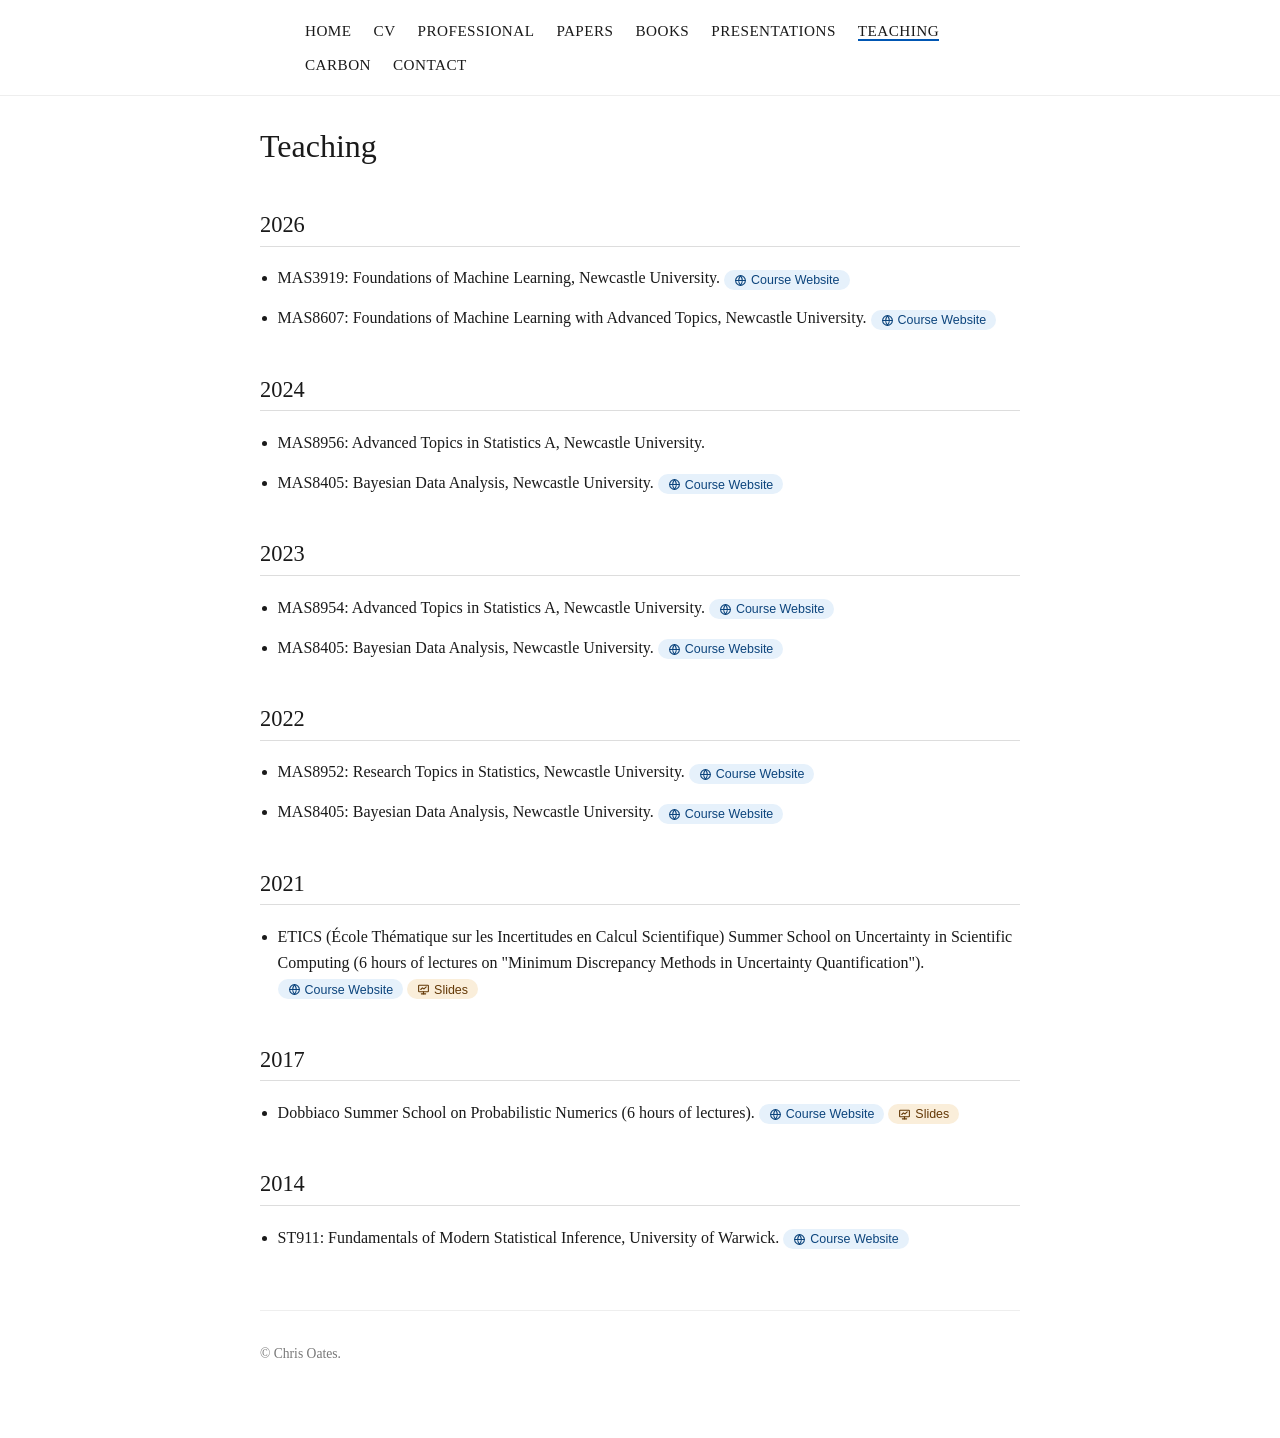
<file: teaching.html>
<!DOCTYPE html>
<!--
  =============================================================
  teaching.html — courses taught, grouped by year.

  Each year is an <h2> heading followed by a
  <ul class="entry-list"> of <li> bullets — one course per line.
  Copy an existing <li> to add a new course.

  ENTRIES WITH LINK BUTTONS
  ---------------------------
  A course with one or more small pill-shaped link buttons is
  laid out over a few lines for readability:

    <li>
      Plain-text course code, title, and institution.
      <a href="URL" class="link-badge type-web"><svg class="badge-icon" aria-hidden="true"><use href="#icon-world"/></svg>Course Website</a>
    </li>

  Add one <a class="link-badge type-X">...</a> line per button.
  See papers.html's top comment for the full list of badge types
  and their matching icon-* names — the icon shapes themselves
  are defined once, near the top of <body>, in the "Shared icon
  sprite" block. Courses with no button (just plain text) stay
  on one line.
  =============================================================
-->
<html lang="en">
<head>
  <meta charset="UTF-8">
  <meta name="viewport" content="width=device-width, initial-scale=1.0">
  <title>Teaching — Chris Oates</title>
  <meta name="description" content="Teaching record of Chris Oates.">
  <link rel="stylesheet" href="style.css">
</head>
<body>
<!-- ============================================================
     Shared icon sprite -- every badge icon is defined ONCE here
     as a <symbol>, then referenced below via a short
     <svg class="badge-icon"><use href="#icon-name"/></svg> instead
     of repeating the whole icon shape every time. This block is
     never shown directly (display:none). Adding a new badge type?
     Add a new <symbol id="icon-yourname"> shape here, in the same
     24x24 outline style, then reference it the same way.
     ============================================================ -->
<svg style="display:none" aria-hidden="true">
  <symbol id="icon-file-text" viewBox="0 0 24 24" fill="none" stroke="currentColor" stroke-width="2" stroke-linecap="round" stroke-linejoin="round"><path d="M14 2H6a2 2 0 0 0-2 2v16a2 2 0 0 0 2 2h12a2 2 0 0 0 2-2V8z"/><polyline points="14 2 14 8 20 8"/><line x1="8" y1="13" x2="16" y2="13"/><line x1="8" y1="17" x2="16" y2="17"/><line x1="8" y1="9" x2="10" y2="9"/></symbol>
  <symbol id="icon-world" viewBox="0 0 24 24" fill="none" stroke="currentColor" stroke-width="2" stroke-linecap="round" stroke-linejoin="round"><circle cx="12" cy="12" r="9"/><line x1="3" y1="12" x2="21" y2="12"/><path d="M12 3a15 15 0 0 1 0 18a15 15 0 0 1 0-18"/></symbol>
  <symbol id="icon-book-2" viewBox="0 0 24 24" fill="none" stroke="currentColor" stroke-width="2" stroke-linecap="round" stroke-linejoin="round"><path d="M3 5a2 2 0 0 1 2-2h4a2 2 0 0 1 2 2v14a2 2 0 0 0-2-2H3z"/><path d="M21 5a2 2 0 0 0-2-2h-4a2 2 0 0 0-2 2v14a2 2 0 0 1 2-2h6z"/></symbol>
  <symbol id="icon-external-link" viewBox="0 0 24 24" fill="none" stroke="currentColor" stroke-width="2" stroke-linecap="round" stroke-linejoin="round"><path d="M18 13v6a2 2 0 0 1-2 2H5a2 2 0 0 1-2-2V8a2 2 0 0 1 2-2h6"/><polyline points="15 3 21 3 21 9"/><line x1="10" y1="14" x2="21" y2="3"/></symbol>
  <symbol id="icon-play" viewBox="0 0 24 24" fill="none" stroke="currentColor" stroke-width="2" stroke-linecap="round" stroke-linejoin="round"><circle cx="12" cy="12" r="9"/><polygon points="10 8 16 12 10 16" fill="currentColor" stroke="none"/></symbol>
  <symbol id="icon-code" viewBox="0 0 24 24" fill="none" stroke="currentColor" stroke-width="2" stroke-linecap="round" stroke-linejoin="round"><polyline points="8 6 3 12 8 18"/><polyline points="16 6 21 12 16 18"/></symbol>
  <symbol id="icon-slides" viewBox="0 0 24 24" fill="none" stroke="currentColor" stroke-width="2" stroke-linecap="round" stroke-linejoin="round"><rect x="3" y="4" width="18" height="12" rx="1"/><line x1="12" y1="16" x2="12" y2="20"/><line x1="8" y1="20" x2="16" y2="20"/><polyline points="7 12 10 9 13 11 17 7"/></symbol>
  <symbol id="icon-news" viewBox="0 0 24 24" fill="none" stroke="currentColor" stroke-width="2" stroke-linecap="round" stroke-linejoin="round"><rect x="3" y="5" width="14" height="14" rx="1"/><line x1="7" y1="9" x2="13" y2="9"/><line x1="7" y1="12" x2="13" y2="12"/><line x1="7" y1="15" x2="11" y2="15"/><path d="M17 8h2a2 2 0 0 1 2 2v8a2 2 0 0 1-2 2H8"/></symbol>
  <symbol id="icon-book" viewBox="0 0 24 24" fill="none" stroke="currentColor" stroke-width="2" stroke-linecap="round" stroke-linejoin="round"><path d="M5 4a1 1 0 0 1 1-1h11a1 1 0 0 1 1 1v16a1 1 0 0 1-1 1H6a1 1 0 0 1-1-1z"/><line x1="8" y1="3" x2="8" y2="21"/></symbol>
  <symbol id="icon-photo" viewBox="0 0 24 24" fill="none" stroke="currentColor" stroke-width="2" stroke-linecap="round" stroke-linejoin="round"><rect x="3" y="4" width="18" height="16" rx="2"/><circle cx="8.5" cy="9.5" r="1.5" fill="currentColor" stroke="none"/><polyline points="4 17 9 12 14 17 16 15 20 19"/></symbol>
  <symbol id="icon-message" viewBox="0 0 24 24" fill="none" stroke="currentColor" stroke-width="2" stroke-linecap="round" stroke-linejoin="round"><path d="M4 5h16a1 1 0 0 1 1 1v10a1 1 0 0 1-1 1H9l-4 4v-4H4a1 1 0 0 1-1-1V6a1 1 0 0 1 1-1z"/></symbol>
  <symbol id="icon-flask" viewBox="0 0 24 24" fill="none" stroke="currentColor" stroke-width="2" stroke-linecap="round" stroke-linejoin="round"><path d="M9 3h6"/><path d="M10 3v6L4.5 18a1.5 1.5 0 0 0 1.3 2.2h12.4a1.5 1.5 0 0 0 1.3-2.2L14 9V3"/><line x1="7" y1="15" x2="17" y2="15"/></symbol>
  <symbol id="icon-pdf" viewBox="0 0 24 24" fill="none" stroke="currentColor" stroke-width="2" stroke-linecap="round" stroke-linejoin="round"><path d="M14 2H6a2 2 0 0 0-2 2v16a2 2 0 0 0 2 2h12a2 2 0 0 0 2-2V8z"/><polyline points="14 2 14 8 20 8"/><text x="6.3" y="17.5" font-size="6.5" font-family="Arial, sans-serif" font-weight="bold" fill="currentColor" stroke="none">PDF</text></symbol>
</svg>


<nav class="site-nav">
  <ul>
    <li><a href="index.html">Home</a></li>
    <li><a href="cv.pdf">CV</a></li>
    <li><a href="professional.html">Professional</a></li>
    <li><a href="papers.html">Papers</a></li>
    <li><a href="books.html">Books</a></li>
    <li><a href="presentations.html">Presentations</a></li>
    <li><a href="teaching.html" class="current">Teaching</a></li>
    <li><a href="carbon.html">Carbon</a></li>
    <li><a href="contact.html">Contact</a></li>
  </ul>
</nav>

<div class="page">
  <h1>Teaching</h1>

  <h2>2026</h2>
  <ul class="entry-list">
    <li>
      MAS3919: Foundations of Machine Learning, Newcastle University.
      <a href="https://www.ncl.ac.uk/undergraduate/degrees/module/?code=MAS3919&year=2025" class="link-badge type-web"><svg class="badge-icon" aria-hidden="true"><use href="#icon-world"/></svg>Course Website</a>
    </li>
    <li>
      MAS8607: Foundations of Machine Learning with Advanced Topics, Newcastle University.
      <a href="https://www.ncl.ac.uk/undergraduate/degrees/module/?code=MAS8607&year=2025" class="link-badge type-web"><svg class="badge-icon" aria-hidden="true"><use href="#icon-world"/></svg>Course Website</a>
    </li>
  </ul>

  <h2>2024</h2>
  <ul class="entry-list">
    <li>MAS8956: Advanced Topics in Statistics A, Newcastle University.</li>
    <li>
      MAS8405: Bayesian Data Analysis, Newcastle University.
      <a href="https://www.ncl.ac.uk/postgraduate/modules/MAS8405" class="link-badge type-web"><svg class="badge-icon" aria-hidden="true"><use href="#icon-world"/></svg>Course Website</a>
    </li>
  </ul>

  <h2>2023</h2>
  <ul class="entry-list">
    <li>
      MAS8954: Advanced Topics in Statistics A, Newcastle University.
      <a href="https://www.ncl.ac.uk/module-catalogue/module.php?code=MAS8954" class="link-badge type-web"><svg class="badge-icon" aria-hidden="true"><use href="#icon-world"/></svg>Course Website</a>
    </li>
    <li>
      MAS8405: Bayesian Data Analysis, Newcastle University.
      <a href="https://www.ncl.ac.uk/postgraduate/modules/MAS8405" class="link-badge type-web"><svg class="badge-icon" aria-hidden="true"><use href="#icon-world"/></svg>Course Website</a>
    </li>
  </ul>

  <h2>2022</h2>
  <ul class="entry-list">
    <li>
      MAS8952: Research Topics in Statistics, Newcastle University.
      <a href="https://www.ncl.ac.uk/module-catalogue/module.php?code=MAS8952" class="link-badge type-web"><svg class="badge-icon" aria-hidden="true"><use href="#icon-world"/></svg>Course Website</a>
    </li>
    <li>
      MAS8405: Bayesian Data Analysis, Newcastle University.
      <a href="https://www.ncl.ac.uk/postgraduate/modules/MAS8405" class="link-badge type-web"><svg class="badge-icon" aria-hidden="true"><use href="#icon-world"/></svg>Course Website</a>
    </li>
  </ul>

  <h2>2021</h2>
  <ul class="entry-list">
    <li>
      ETICS (École Thématique sur les Incertitudes en Calcul Scientifique) Summer School on Uncertainty in Scientific Computing (6 hours of lectures on "Minimum Discrepancy Methods in Uncertainty Quantification").
      <a href="https://www.gdr-mascotnum.fr/etics.html" class="link-badge type-web"><svg class="badge-icon" aria-hidden="true"><use href="#icon-world"/></svg>Course Website</a>
      <a href="https://oates.work/etics" class="link-badge type-slides"><svg class="badge-icon" aria-hidden="true"><use href="#icon-slides"/></svg>Slides</a>
    </li>
  </ul>

  <h2>2017</h2>
  <ul class="entry-list">
    <li>
      Dobbiaco Summer School on Probabilistic Numerics (6 hours of lectures).
      <a href="http://www.dmi.units.it/dobbiaco/" class="link-badge type-web"><svg class="badge-icon" aria-hidden="true"><use href="#icon-world"/></svg>Course Website</a>
      <a href="https://oates.work/dobbiaco" class="link-badge type-slides"><svg class="badge-icon" aria-hidden="true"><use href="#icon-slides"/></svg>Slides</a>
    </li>
  </ul>

  <h2>2014</h2>
  <ul class="entry-list">
    <li>
      ST911: Fundamentals of Modern Statistical Inference, University of Warwick.
      <a href="http://www2.warwick.ac.uk/fac/sci/masdoc/current/msc-modules/st911/" class="link-badge type-web"><svg class="badge-icon" aria-hidden="true"><use href="#icon-world"/></svg>Course Website</a>
    </li>
  </ul>

  <footer class="site-footer">
    <p>&copy; Chris Oates.</p>
  </footer>
</div>
</body>
</html>
</file>
<file: style.css>
/* ============================================================
   style.css  —  shared stylesheet for every page on the site
   ============================================================ */

body {
  font-family: Georgia, "Times New Roman", Times, serif;
  color: #1a1a1a;
  background-color: #ffffff;
  line-height: 1.6;
  margin: 0;
  padding: 0;
}

.page {
  max-width: 760px;
  margin: 0 auto;
  padding: 0 20px 60px 20px;
}

h1, h2, h3 {
  font-weight: normal;
  color: #1a1a1a;
  line-height: 1.25;
}

h1 {
  font-size: 2rem;
  margin-top: 0.4em;
  margin-bottom: 0.3em;
}

h2 {
  font-size: 1.4rem;
  margin-top: 2em;
  border-bottom: 1px solid #ddd;
  padding-bottom: 0.3em;
}

h3 {
  font-size: 1.15rem;
  margin-bottom: 0.2em;
}

a {
  color: #0056b3;
  text-decoration: none;
}
a:hover {
  text-decoration: underline;
}

nav.site-nav {
  border-bottom: 1px solid #eee;
  margin-bottom: 30px;
  padding: 18px 0;
}

nav.site-nav ul {
  list-style: none;
  /* Centred the same way as the .page container below (760px), but
     deliberately a bit NARROWER (670px) so the 9 menu items wrap
     onto two more evenly balanced lines instead of leaving just one
     item stranded on the second line. If you add/remove a menu item
     later and the wrap looks lopsided again, nudge this number up or
     down by ~40-60px until it balances. (Was 620px for 8 items;
     bumped to 670px when the "CV" link was added.) */
  max-width: 670px;
  margin: 0 auto;
  padding: 0 20px;
  display: flex;
  flex-wrap: wrap;
  gap: 8px 22px;
}

nav.site-nav a {
  color: #1a1a1a;
  font-size: 0.95rem;
  letter-spacing: 0.03em;
  text-transform: uppercase;
}

nav.site-nav a.current {
  border-bottom: 2px solid #0056b3;
}

.profile {
  display: flex;
  gap: 28px;
  align-items: flex-start;
  flex-wrap: wrap;
  margin-bottom: 10px;
}

.profile img {
  width: 180px;
  height: auto;
  border-radius: 6px;
}

.profile .intro {
  flex: 1;
  min-width: 260px;
}

ul.entry-list {
  padding-left: 1.1em;
  margin-top: 0.6em;
}

ul.entry-list li {
  margin-bottom: 0.9em;
}

.meta {
  color: #555;
  font-size: 0.92rem;
}

/* Paper titles on papers.html are no longer links (only the badge
   buttons are clickable), but should still stand out in the same
   dark blue used for links elsewhere on the site. */
.paper-title {
  color: #0b3d6e;
}

/* ------------------------------------------------------------
   5b. LINK BADGES (small icon+label pills replacing old-style
   bracket links like "[arXiv]" or "[Web]"). Each badge is an
   <a class="link-badge"> containing a Tabler icon <i> plus the
   label text — see any page's <head> for the Tabler icon font
   stylesheet link, and the HTML comments near the top of
   papers.html for how to add a new one.
   ------------------------------------------------------------ */
.link-badge {
  display: inline-flex;
  align-items: center;
  line-height: 1;
  gap: 4px;
  border-radius: 999px;
  padding: 4px 10px 3px;
  font-family: -apple-system, BlinkMacSystemFont, "Segoe UI", Arial, sans-serif;
  font-size: 0.78rem;
  text-decoration: none;
  vertical-align: middle;
  /* fallback colour if a type-* class below is ever missing */
  background: #f1efe8;
  color: #444441;
}

.link-badge .badge-icon {
  width: 13px;
  height: 13px;
  flex-shrink: 0;
  /* SVG icons inherit their colour from the badge's own text colour,
     so each link type's icon automatically matches its pill colour
     (see the .type-* rules below) with no extra CSS needed per icon. */
  color: currentColor;
}

.link-badge:hover {
  filter: brightness(0.95);
  text-decoration: none;
}

/* One colour per link type, so arXiv / Journal / Web / Video / etc are
   distinguishable at a glance without reading the label. To add a new
   type: pick a background/text pair below, then in the .html file add
   class="link-badge type-yourtype" to the <a> tag. */
.link-badge.type-arxiv    { background: #faece7; color: #712b13; } /* coral  */
.link-badge.type-web      { background: #e6f1fb; color: #0c447c; } /* blue   */
.link-badge.type-journal  { background: #e1f5ee; color: #085041; } /* teal   */
.link-badge.type-video    { background: #fcebeb; color: #791f1f; } /* red    */
.link-badge.type-software { background: #eaf3de; color: #27500a; } /* green  */
.link-badge.type-slides   { background: #faeeda; color: #633806; } /* amber  */
.link-badge.type-pdf      { background: #f1efe8; color: #444441; } /* gray   */
.link-badge.type-book     { background: #eeedfe; color: #3c3489; } /* purple */
.link-badge.type-article  { background: #fbeaf0; color: #72243e; } /* pink   */
.link-badge.type-other    { background: #f1efe8; color: #444441; } /* gray   */

footer.site-footer {
  margin-top: 60px;
  padding-top: 18px;
  border-top: 1px solid #eee;
  color: #777;
  font-size: 0.85rem;
}

.bar-row {
  display: flex;
  align-items: center;
  gap: 12px;
  margin-bottom: 8px;
}

.bar-row .bar-label {
  width: 60px;
  flex-shrink: 0;
  font-size: 0.9rem;
  color: #555;
}

.bar-row .bar-track {
  flex: 1;
  background: #f0f0f0;
  border-radius: 3px;
  overflow: hidden;
}

.bar-row .bar-fill {
  background: #0056b3;
  color: #fff;
  font-size: 0.8rem;
  padding: 4px 8px;
  white-space: nowrap;
  border-radius: 3px;
}

@media (max-width: 600px) {
  .profile {
    flex-direction: column;
  }
  h1 {
    font-size: 1.6rem;
  }
}
</file>
<file: cv-print.css>
/* ============================================================
   cv-print.css — styling for the auto-generated cv.html page.

   Loaded *after* style.css, so it only needs to override what's
   different about the CV layout (tighter, denser, closer to the
   old CV.tex look) rather than redefine everything.

   This file is applied both when cv.html is rendered to PDF (by
   render_pdf.py / the GitHub Action) and if someone opens
   cv.html directly in a browser.
   ============================================================ */

body.cv-page {
  font-family: Georgia, "Times New Roman", Times, serif;
  font-size: 10.5pt;
  line-height: 1.35;
  color: #111;
  max-width: 720px;
  margin: 0 auto;
  padding: 24px 28px 60px 28px;
}

/* No site nav / footer on this page, but just in case. */
body.cv-page nav.site-nav,
body.cv-page footer.site-footer {
  display: none;
}

.cv-header h1 {
  font-size: 22pt;
  margin: 0 0 2pt 0;
  font-weight: bold;
}

.cv-tagline {
  margin: 0 0 8pt 0;
  font-size: 11pt;
}

.cv-meta {
  margin: 0 0 4pt 0;
  font-size: 9.5pt;
  line-height: 1.5;
}
.cv-meta em {
  font-style: italic;
}

.cv-generated-note {
  font-size: 8.5pt;
  color: #666;
  border: 1px solid #ddd;
  background: #f7f7f7;
  padding: 6px 10px;
  border-radius: 4px;
  margin: 10px 0 18px 0;
}

/* Section headings — mimics the old CV.tex \paragraph{...} style:
   a bold run-in heading rather than the website's underlined h2. */
.cv-section h2 {
  font-size: 12.5pt;
  font-weight: bold;
  border-bottom: none;
  text-transform: none;
  letter-spacing: 0.01em;
  margin: 16pt 0 4pt 0;
  padding-bottom: 0;
  break-after: avoid;
}

.cv-section:first-of-type h2 {
  margin-top: 10pt;
}

/* Year subheadings within Publications / Teaching / Invited
   Presentations (built from each page's own <h2>Year</h2>). */
.cv-section h3 {
  font-size: 10.5pt;
  font-weight: bold;
  margin: 8pt 0 2pt 0;
  break-after: avoid;
}

.cv-section ul.entry-list {
  list-style: none;
  margin: 4pt 0 2pt 0;
  padding-left: 0;
}

.cv-section ul.entry-list li {
  position: relative;
  padding-left: 8.8em;
  margin-bottom: 4pt;
  break-inside: avoid;
}

.cv-section ul.entry-list li .meta {
  position: absolute;
  left: 0;
  top: 0;
  width: 8.2em;
  white-space: nowrap;
  font-weight: bold;
  color: #111;
  font-size: 9.5pt;
}

.cv-section p {
  margin: 4pt 0;
}

.cv-section a {
  color: #111;
  text-decoration: underline;
}

/* Keep the small coloured .link-badge pills (Web / arXiv / Video / etc,
   defined in style.css) intact instead of flattening them like the plain
   citation links above - they're compact and read fine on the printed
   page, and print_background in render_pdf.py makes sure their fill
   colours actually show up in the PDF. */
.cv-section a.link-badge {
  color: inherit;
  text-decoration: none;
  -webkit-print-color-adjust: exact;
  print-color-adjust: exact;
}

.cv-noprint {
  /* elements only relevant when browsing cv.html on-screen */
}

@media print {
  body.cv-page {
    max-width: none;
    padding: 0;
  }
  .cv-noprint {
    display: none !important;
  }
  a:not(.link-badge) {
    color: #111 !important;
  }
  .link-badge {
    color: inherit !important;
  }
  .cv-section {
    break-inside: auto;
  }
}

@page {
  size: A4;
  margin: 18mm 16mm 20mm 16mm;
}
</file>
